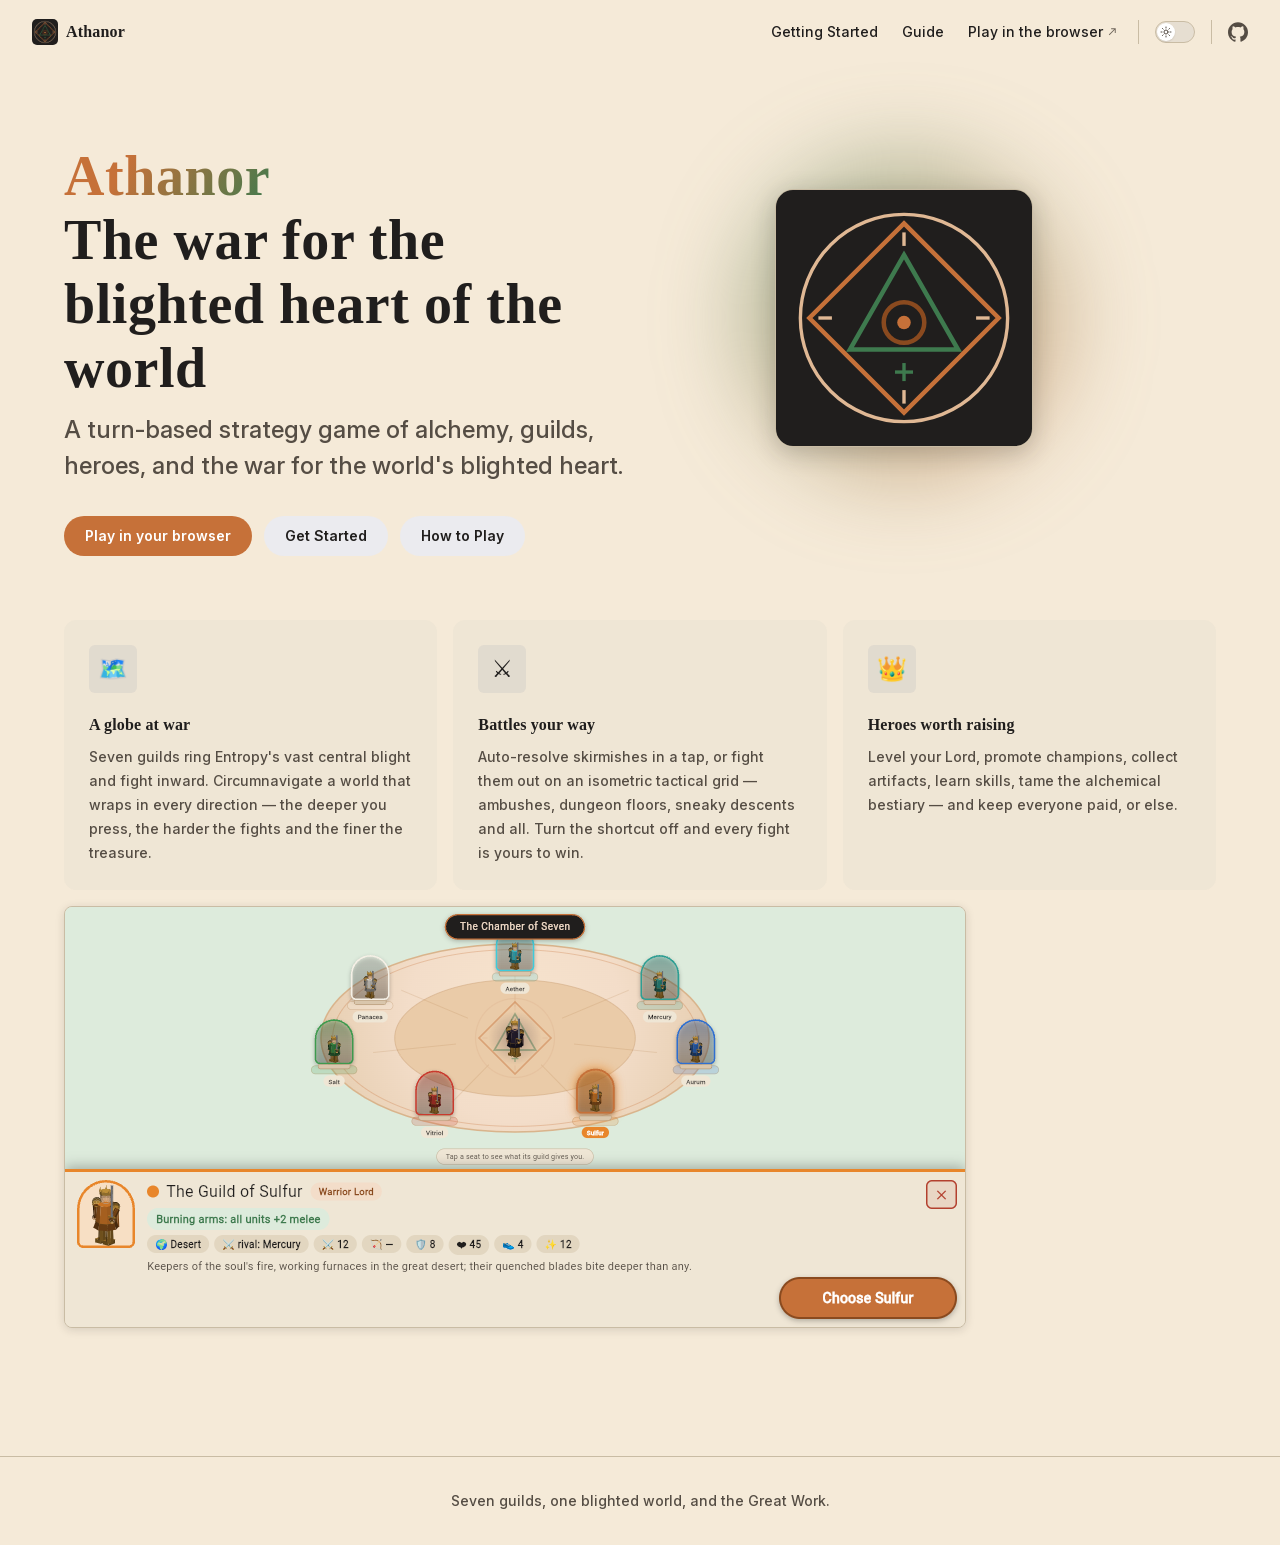
<file: index.html>
<!DOCTYPE html>
<html lang="en-US" dir="ltr">
  <head>
    <meta charset="utf-8">
    <meta name="viewport" content="width=device-width,initial-scale=1">
    <title>Athanor</title>
    <meta name="description" content="Player guide for Athanor — a turn-based strategy game of guilds, alchemy, and the war for the blighted heart of the world.">
    <meta name="generator" content="VitePress v1.6.4">
    <link rel="preload stylesheet" href="/assets/style.zMlmPisL.css" as="style">
    <link rel="preload stylesheet" href="/vp-icons.css" as="style">
    
    <script type="module" src="/assets/app.CS9KpoOZ.js"></script>
    <link rel="preload" href="/assets/inter-roman-latin.Di8DUHzh.woff2" as="font" type="font/woff2" crossorigin="">
    <link rel="modulepreload" href="/assets/chunks/theme.DB_bHx0f.js">
    <link rel="modulepreload" href="/assets/chunks/framework.CShDTZbC.js">
    <link rel="modulepreload" href="/assets/chunks/chamber.6JP8opx-.js">
    <link rel="modulepreload" href="/assets/index.md.JroTo_hh.lean.js">
    <link rel="icon" type="image/png" href="/favicon.png">
    <script id="check-dark-mode">(()=>{const e=localStorage.getItem("vitepress-theme-appearance")||"auto",a=window.matchMedia("(prefers-color-scheme: dark)").matches;(!e||e==="auto"?a:e==="dark")&&document.documentElement.classList.add("dark")})();</script>
    <script id="check-mac-os">document.documentElement.classList.toggle("mac",/Mac|iPhone|iPod|iPad/i.test(navigator.platform));</script>
  </head>
  <body>
    <div id="app"><div class="Layout" data-v-d8b57b2d><!--[--><!--]--><!--[--><span tabindex="-1" data-v-fcbfc0e0></span><a href="#VPContent" class="VPSkipLink visually-hidden" data-v-fcbfc0e0>Skip to content</a><!--]--><!----><header class="VPNav" data-v-d8b57b2d data-v-7ad780c2><div class="VPNavBar" data-v-7ad780c2 data-v-9fd4d1dd><div class="wrapper" data-v-9fd4d1dd><div class="container" data-v-9fd4d1dd><div class="title" data-v-9fd4d1dd><div class="VPNavBarTitle" data-v-9fd4d1dd data-v-9f43907a><a class="title" href="/" data-v-9f43907a><!--[--><!--]--><!--[--><img class="VPImage logo" src="/logo.png" alt data-v-ab19afbb><!--]--><span data-v-9f43907a>Athanor</span><!--[--><!--]--></a></div></div><div class="content" data-v-9fd4d1dd><div class="content-body" data-v-9fd4d1dd><!--[--><!--]--><div class="VPNavBarSearch search" data-v-9fd4d1dd><!----></div><nav aria-labelledby="main-nav-aria-label" class="VPNavBarMenu menu" data-v-9fd4d1dd data-v-afb2845e><span id="main-nav-aria-label" class="visually-hidden" data-v-afb2845e> Main Navigation </span><!--[--><!--[--><a class="VPLink link VPNavBarMenuLink" href="/getting-started.html" tabindex="0" data-v-afb2845e data-v-815115f5><!--[--><span data-v-815115f5>Getting Started</span><!--]--></a><!--]--><!--[--><a class="VPLink link VPNavBarMenuLink" href="/guide/world.html" tabindex="0" data-v-afb2845e data-v-815115f5><!--[--><span data-v-815115f5>Guide</span><!--]--></a><!--]--><!--[--><a class="VPLink link vp-external-link-icon VPNavBarMenuLink" href="https://play.athanor.games/" target="_blank" rel="noreferrer" tabindex="0" data-v-afb2845e data-v-815115f5><!--[--><span data-v-815115f5>Play in the browser</span><!--]--></a><!--]--><!--]--></nav><!----><div class="VPNavBarAppearance appearance" data-v-9fd4d1dd data-v-3f90c1a5><button class="VPSwitch VPSwitchAppearance" type="button" role="switch" title aria-checked="false" data-v-3f90c1a5 data-v-be9742d9 data-v-b4ccac88><span class="check" data-v-b4ccac88><span class="icon" data-v-b4ccac88><!--[--><span class="vpi-sun sun" data-v-be9742d9></span><span class="vpi-moon moon" data-v-be9742d9></span><!--]--></span></span></button></div><div class="VPSocialLinks VPNavBarSocialLinks social-links" data-v-9fd4d1dd data-v-ef6192dc data-v-e71e869c><!--[--><a class="VPSocialLink no-icon" href="https://github.com/Xander-Rudolph/athanor" aria-label="github" target="_blank" rel="noopener" data-v-e71e869c data-v-60a9a2d3><span class="vpi-social-github"></span></a><!--]--></div><div class="VPFlyout VPNavBarExtra extra" data-v-9fd4d1dd data-v-f953d92f data-v-bfe7971f><button type="button" class="button" aria-haspopup="true" aria-expanded="false" aria-label="extra navigation" data-v-bfe7971f><span class="vpi-more-horizontal icon" data-v-bfe7971f></span></button><div class="menu" data-v-bfe7971f><div class="VPMenu" data-v-bfe7971f data-v-20ed86d6><!----><!--[--><!--[--><!----><div class="group" data-v-f953d92f><div class="item appearance" data-v-f953d92f><p class="label" data-v-f953d92f>Appearance</p><div class="appearance-action" data-v-f953d92f><button class="VPSwitch VPSwitchAppearance" type="button" role="switch" title aria-checked="false" data-v-f953d92f data-v-be9742d9 data-v-b4ccac88><span class="check" data-v-b4ccac88><span class="icon" data-v-b4ccac88><!--[--><span class="vpi-sun sun" data-v-be9742d9></span><span class="vpi-moon moon" data-v-be9742d9></span><!--]--></span></span></button></div></div></div><div class="group" data-v-f953d92f><div class="item social-links" data-v-f953d92f><div class="VPSocialLinks social-links-list" data-v-f953d92f data-v-e71e869c><!--[--><a class="VPSocialLink no-icon" href="https://github.com/Xander-Rudolph/athanor" aria-label="github" target="_blank" rel="noopener" data-v-e71e869c data-v-60a9a2d3><span class="vpi-social-github"></span></a><!--]--></div></div></div><!--]--><!--]--></div></div></div><!--[--><!--]--><button type="button" class="VPNavBarHamburger hamburger" aria-label="mobile navigation" aria-expanded="false" aria-controls="VPNavScreen" data-v-9fd4d1dd data-v-6bee1efd><span class="container" data-v-6bee1efd><span class="top" data-v-6bee1efd></span><span class="middle" data-v-6bee1efd></span><span class="bottom" data-v-6bee1efd></span></span></button></div></div></div></div><div class="divider" data-v-9fd4d1dd><div class="divider-line" data-v-9fd4d1dd></div></div></div><!----></header><!----><!----><div class="VPContent is-home" id="VPContent" data-v-d8b57b2d data-v-9a6c75ad><div class="VPHome" data-v-9a6c75ad data-v-e07eaea7><!--[--><!--]--><div class="VPHero has-image VPHomeHero" data-v-e07eaea7 data-v-dd8814ff><div class="container" data-v-dd8814ff><div class="main" data-v-dd8814ff><!--[--><!--]--><!--[--><h1 class="heading" data-v-dd8814ff><span class="name clip" data-v-dd8814ff>Athanor</span><span class="text" data-v-dd8814ff>The war for the blighted heart of the world</span></h1><p class="tagline" data-v-dd8814ff>A turn-based strategy game of alchemy, guilds, heroes, and the war for the world's blighted heart.</p><!--]--><!--[--><!--]--><div class="actions" data-v-dd8814ff><!--[--><div class="action" data-v-dd8814ff><a class="VPButton medium brand" href="https://play.athanor.games/" target="_blank" rel="noreferrer" data-v-dd8814ff data-v-93dc4167>Play in your browser</a></div><div class="action" data-v-dd8814ff><a class="VPButton medium alt" href="/getting-started.html" data-v-dd8814ff data-v-93dc4167>Get Started</a></div><div class="action" data-v-dd8814ff><a class="VPButton medium alt" href="/guide/world.html" data-v-dd8814ff data-v-93dc4167>How to Play</a></div><!--]--></div><!--[--><!--]--></div><div class="image" data-v-dd8814ff><div class="image-container" data-v-dd8814ff><div class="image-bg" data-v-dd8814ff></div><!--[--><!--[--><img class="VPImage image-src" src="/logo.png" alt="The squared circle — Athanor&#39;s seal" data-v-ab19afbb><!--]--><!--]--></div></div></div></div><!--[--><!--]--><!--[--><!--]--><div class="VPFeatures VPHomeFeatures" data-v-e07eaea7 data-v-b1eea84a><div class="container" data-v-b1eea84a><div class="items" data-v-b1eea84a><!--[--><div class="grid-3 item" data-v-b1eea84a><div class="VPLink no-icon VPFeature" data-v-b1eea84a data-v-bd37d1a2><!--[--><article class="box" data-v-bd37d1a2><div class="icon" data-v-bd37d1a2>🗺️</div><h2 class="title" data-v-bd37d1a2>A globe at war</h2><p class="details" data-v-bd37d1a2>Seven guilds ring Entropy's vast central blight and fight inward. Circumnavigate a world that wraps in every direction — the deeper you press, the harder the fights and the finer the treasure.</p><!----></article><!--]--></div></div><div class="grid-3 item" data-v-b1eea84a><div class="VPLink no-icon VPFeature" data-v-b1eea84a data-v-bd37d1a2><!--[--><article class="box" data-v-bd37d1a2><div class="icon" data-v-bd37d1a2>⚔️</div><h2 class="title" data-v-bd37d1a2>Battles your way</h2><p class="details" data-v-bd37d1a2>Auto-resolve skirmishes in a tap, or fight them out on an isometric tactical grid — ambushes, dungeon floors, sneaky descents and all. Turn the shortcut off and every fight is yours to win.</p><!----></article><!--]--></div></div><div class="grid-3 item" data-v-b1eea84a><div class="VPLink no-icon VPFeature" data-v-b1eea84a data-v-bd37d1a2><!--[--><article class="box" data-v-bd37d1a2><div class="icon" data-v-bd37d1a2>👑</div><h2 class="title" data-v-bd37d1a2>Heroes worth raising</h2><p class="details" data-v-bd37d1a2>Level your Lord, promote champions, collect artifacts, learn skills, tame the alchemical bestiary — and keep everyone paid, or else.</p><!----></article><!--]--></div></div><!--]--></div></div></div><!--[--><!--]--><div class="vp-doc container" style="" data-v-e07eaea7 data-v-c141a4bd><!--[--><div style="position:relative;" data-v-e07eaea7><div><p><img src="/screens/chamber.png" alt="The chamber of eight guilds"></p></div></div><!--]--></div></div></div><footer class="VPFooter" data-v-d8b57b2d data-v-566314d4><div class="container" data-v-566314d4><p class="message" data-v-566314d4>Seven guilds, one blighted world, and the Great Work.</p><!----></div></footer><!--[--><!--]--></div></div>
    <script>window.__VP_HASH_MAP__=JSON.parse("{\"getting-started.md\":\"BIBrC58D\",\"guide_artifacts.md\":\"D2sXM8uT\",\"guide_bestiary.md\":\"BWFZptFt\",\"guide_cities.md\":\"8rqQKAmU\",\"guide_combat.md\":\"CKlGulzK\",\"guide_diplomacy.md\":\"B-I2Ewkw\",\"guide_heroes.md\":\"p76jD3Uj\",\"guide_saving.md\":\"uKARSjEd\",\"guide_settings.md\":\"CPcANh4O\",\"guide_skills.md\":\"CmdkVqu4\",\"guide_world.md\":\"DTzR8hFW\",\"index.md\":\"JroTo_hh\"}");window.__VP_SITE_DATA__=JSON.parse("{\"lang\":\"en-US\",\"dir\":\"ltr\",\"title\":\"Athanor\",\"description\":\"Player guide for Athanor — a turn-based strategy game of guilds, alchemy, and the war for the blighted heart of the world.\",\"base\":\"/\",\"head\":[],\"router\":{\"prefetchLinks\":true},\"appearance\":true,\"themeConfig\":{\"logo\":\"/logo.png\",\"nav\":[{\"text\":\"Getting Started\",\"link\":\"/getting-started\"},{\"text\":\"Guide\",\"link\":\"/guide/world\"},{\"text\":\"Play in the browser\",\"link\":\"https://play.athanor.games/\"}],\"sidebar\":[{\"text\":\"Getting Started\",\"link\":\"/getting-started\"},{\"text\":\"Playing the Game\",\"items\":[{\"text\":\"The World Map\",\"link\":\"/guide/world\"},{\"text\":\"Heroes & Parties\",\"link\":\"/guide/heroes\"},{\"text\":\"Skills & Research\",\"link\":\"/guide/skills\"},{\"text\":\"Arms & Artifacts\",\"link\":\"/guide/artifacts\"},{\"text\":\"Cities & Holdings\",\"link\":\"/guide/cities\"},{\"text\":\"Battles & Dungeons\",\"link\":\"/guide/combat\"},{\"text\":\"The Bestiary\",\"link\":\"/guide/bestiary\"},{\"text\":\"Diplomacy & Trade\",\"link\":\"/guide/diplomacy\"},{\"text\":\"Saving Your Campaign\",\"link\":\"/guide/saving\"},{\"text\":\"Settings & Unlocks\",\"link\":\"/guide/settings\"}]}],\"socialLinks\":[{\"icon\":\"github\",\"link\":\"https://github.com/Xander-Rudolph/athanor\"}],\"footer\":{\"message\":\"Seven guilds, one blighted world, and the Great Work.\"}},\"locales\":{},\"scrollOffset\":134,\"cleanUrls\":false}");</script>
    
  </body>
</html>
</file>
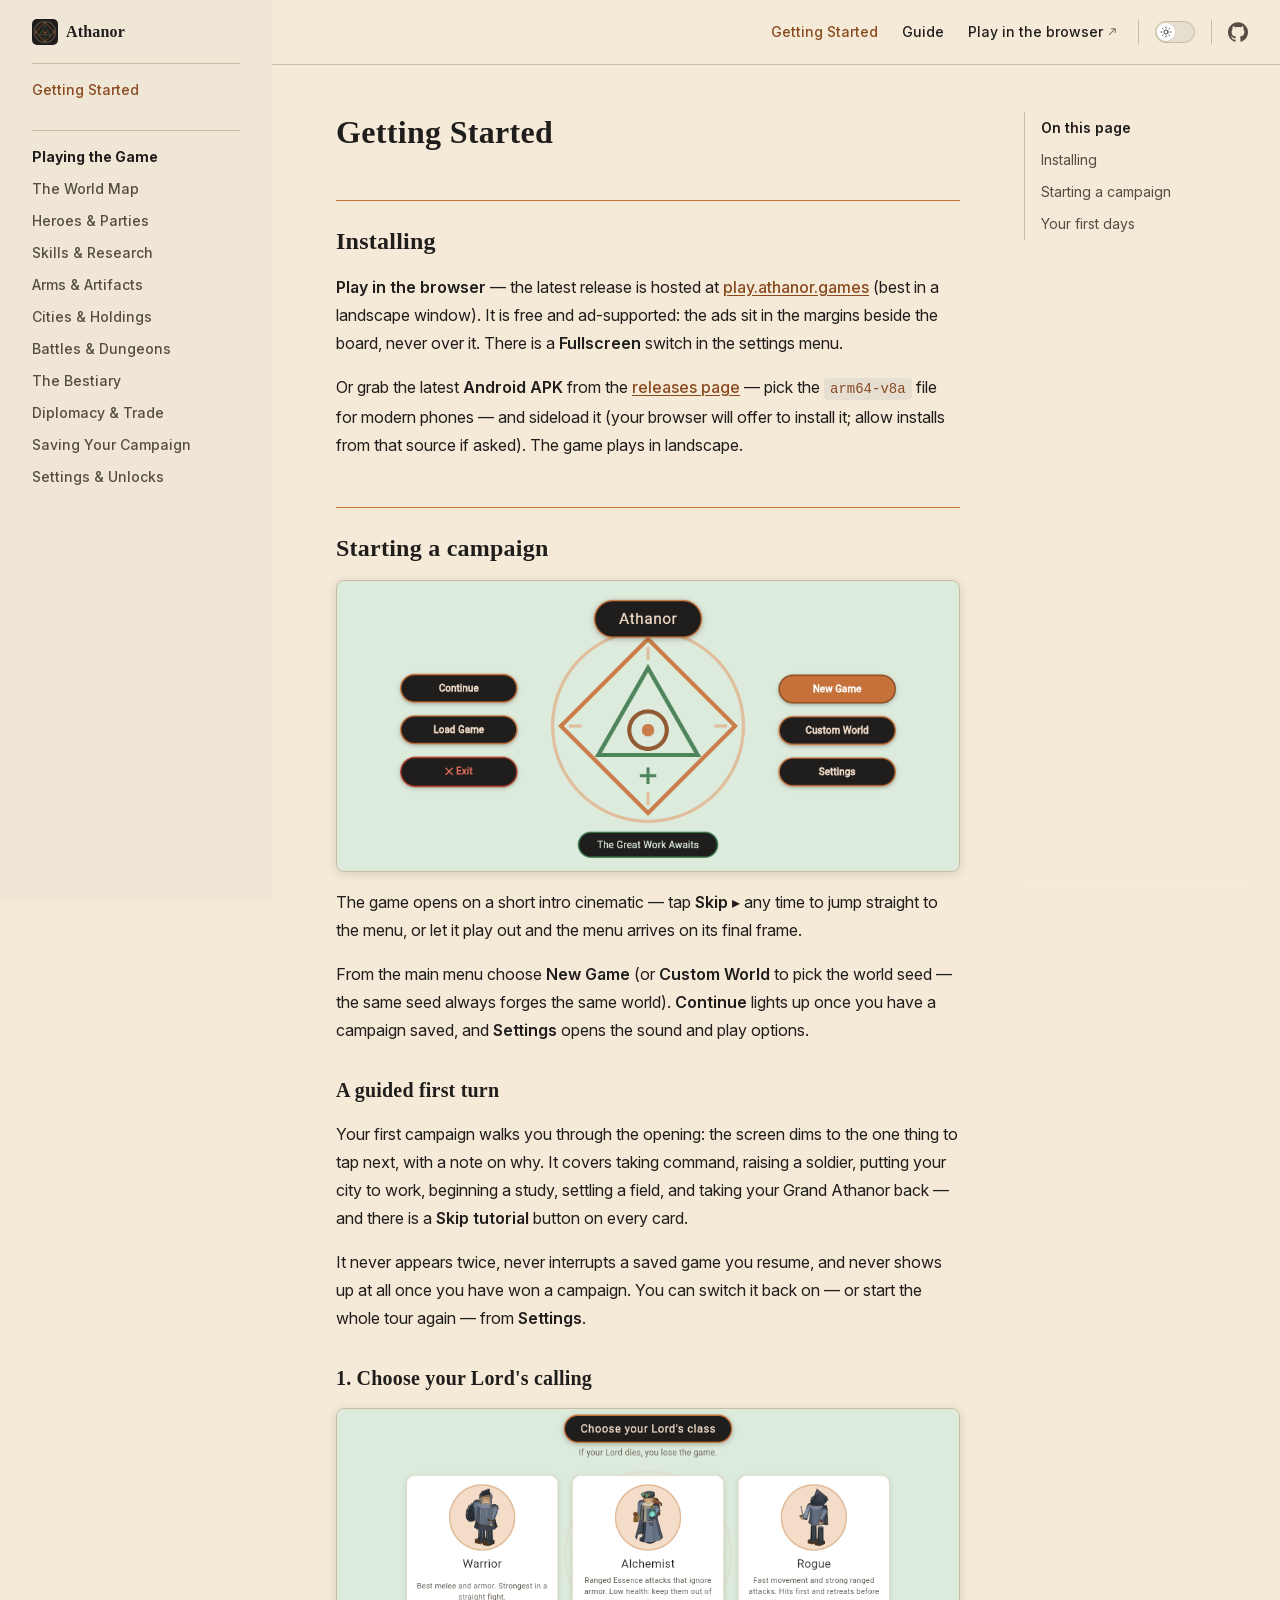
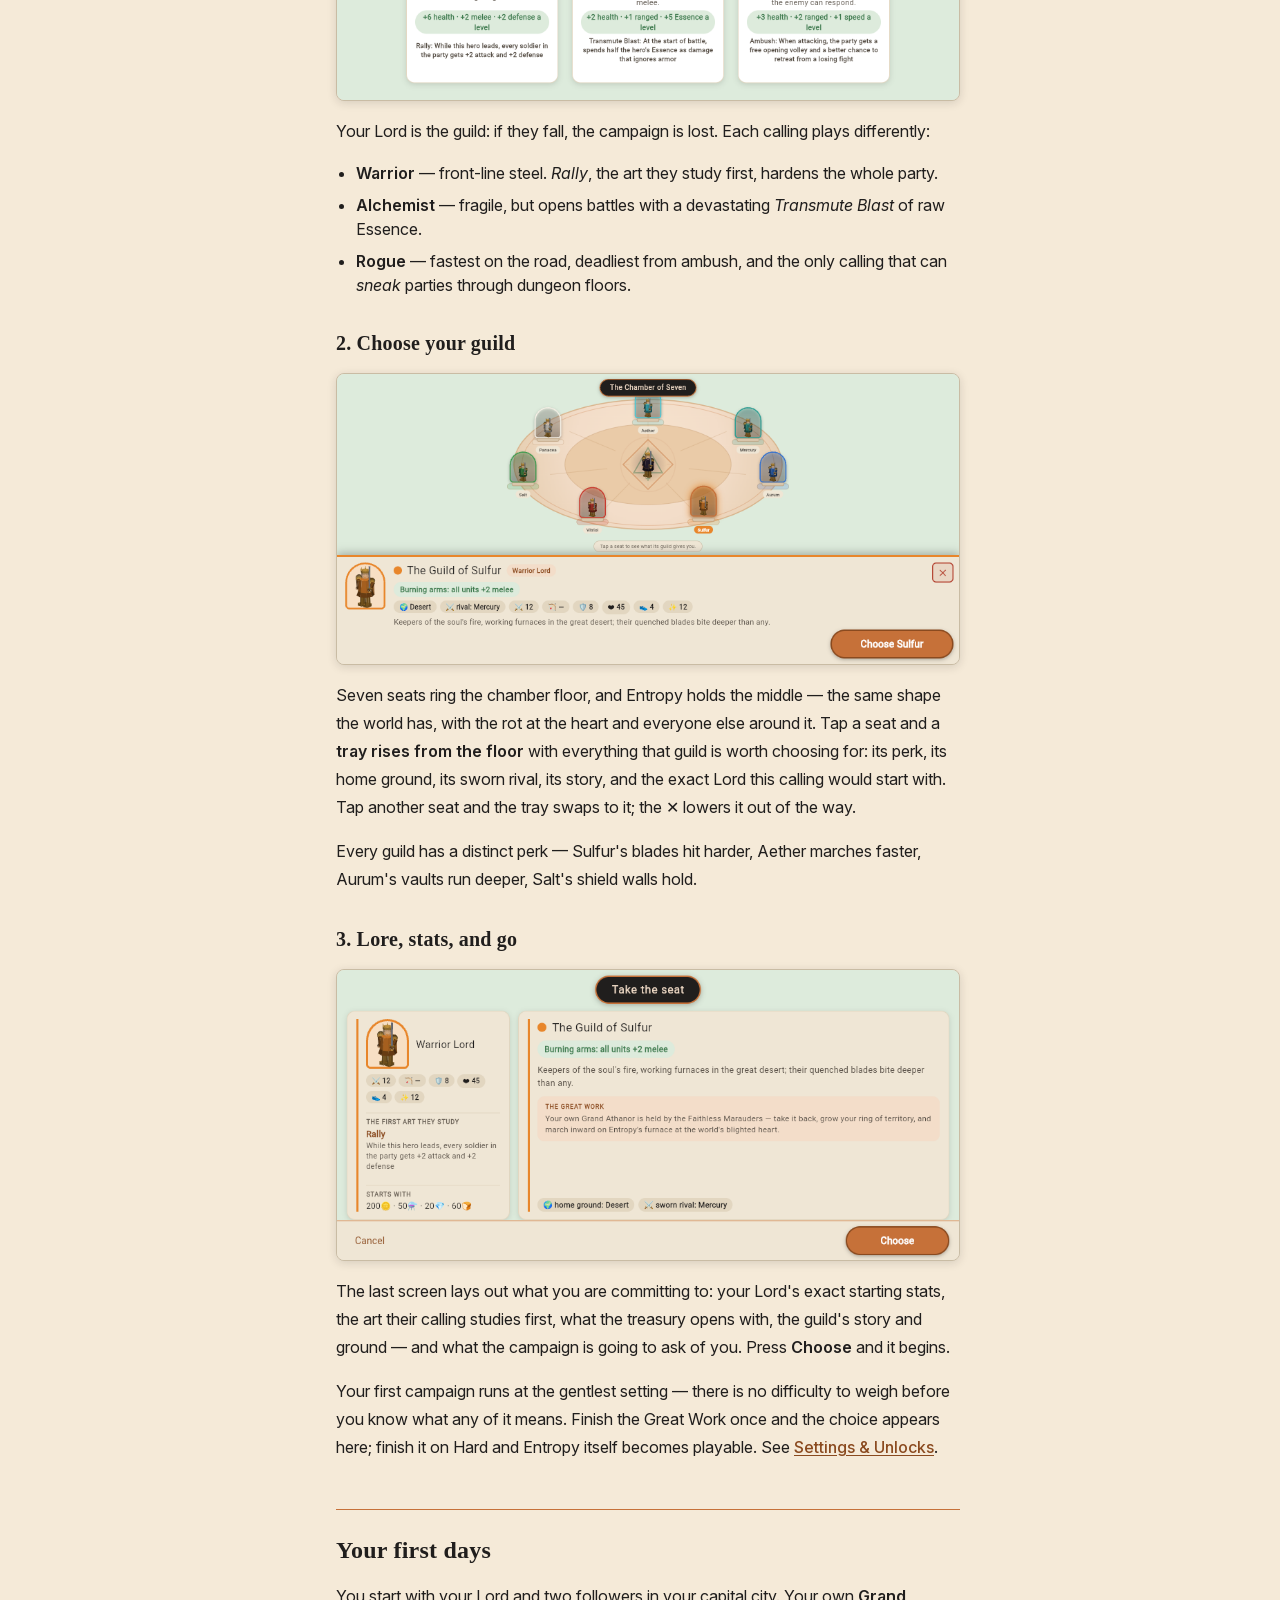
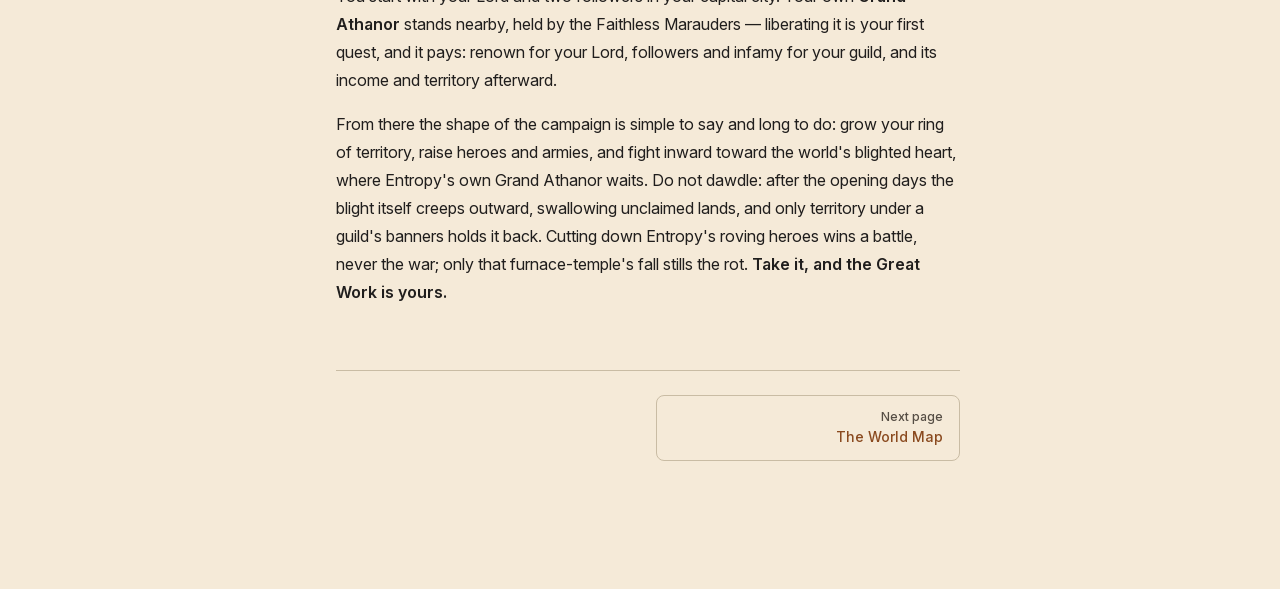
<file: getting-started.html>
<!DOCTYPE html>
<html lang="en-US" dir="ltr">
  <head>
    <meta charset="utf-8">
    <meta name="viewport" content="width=device-width,initial-scale=1">
    <title>Getting Started | Athanor</title>
    <meta name="description" content="Player guide for Athanor — a turn-based strategy game of guilds, alchemy, and the war for the blighted heart of the world.">
    <meta name="generator" content="VitePress v1.6.4">
    <link rel="preload stylesheet" href="/assets/style.zMlmPisL.css" as="style">
    <link rel="preload stylesheet" href="/vp-icons.css" as="style">
    
    <script type="module" src="/assets/app.CS9KpoOZ.js"></script>
    <link rel="preload" href="/assets/inter-roman-latin.Di8DUHzh.woff2" as="font" type="font/woff2" crossorigin="">
    <link rel="modulepreload" href="/assets/chunks/theme.DB_bHx0f.js">
    <link rel="modulepreload" href="/assets/chunks/framework.CShDTZbC.js">
    <link rel="modulepreload" href="/assets/chunks/chamber.6JP8opx-.js">
    <link rel="modulepreload" href="/assets/getting-started.md.BIBrC58D.lean.js">
    <link rel="icon" type="image/png" href="/favicon.png">
    <script id="check-dark-mode">(()=>{const e=localStorage.getItem("vitepress-theme-appearance")||"auto",a=window.matchMedia("(prefers-color-scheme: dark)").matches;(!e||e==="auto"?a:e==="dark")&&document.documentElement.classList.add("dark")})();</script>
    <script id="check-mac-os">document.documentElement.classList.toggle("mac",/Mac|iPhone|iPod|iPad/i.test(navigator.platform));</script>
  </head>
  <body>
    <div id="app"><div class="Layout" data-v-d8b57b2d><!--[--><!--]--><!--[--><span tabindex="-1" data-v-fcbfc0e0></span><a href="#VPContent" class="VPSkipLink visually-hidden" data-v-fcbfc0e0>Skip to content</a><!--]--><!----><header class="VPNav" data-v-d8b57b2d data-v-7ad780c2><div class="VPNavBar" data-v-7ad780c2 data-v-9fd4d1dd><div class="wrapper" data-v-9fd4d1dd><div class="container" data-v-9fd4d1dd><div class="title" data-v-9fd4d1dd><div class="VPNavBarTitle has-sidebar" data-v-9fd4d1dd data-v-9f43907a><a class="title" href="/" data-v-9f43907a><!--[--><!--]--><!--[--><img class="VPImage logo" src="/logo.png" alt data-v-ab19afbb><!--]--><span data-v-9f43907a>Athanor</span><!--[--><!--]--></a></div></div><div class="content" data-v-9fd4d1dd><div class="content-body" data-v-9fd4d1dd><!--[--><!--]--><div class="VPNavBarSearch search" data-v-9fd4d1dd><!----></div><nav aria-labelledby="main-nav-aria-label" class="VPNavBarMenu menu" data-v-9fd4d1dd data-v-afb2845e><span id="main-nav-aria-label" class="visually-hidden" data-v-afb2845e> Main Navigation </span><!--[--><!--[--><a class="VPLink link VPNavBarMenuLink active" href="/getting-started.html" tabindex="0" data-v-afb2845e data-v-815115f5><!--[--><span data-v-815115f5>Getting Started</span><!--]--></a><!--]--><!--[--><a class="VPLink link VPNavBarMenuLink" href="/guide/world.html" tabindex="0" data-v-afb2845e data-v-815115f5><!--[--><span data-v-815115f5>Guide</span><!--]--></a><!--]--><!--[--><a class="VPLink link vp-external-link-icon VPNavBarMenuLink" href="https://play.athanor.games/" target="_blank" rel="noreferrer" tabindex="0" data-v-afb2845e data-v-815115f5><!--[--><span data-v-815115f5>Play in the browser</span><!--]--></a><!--]--><!--]--></nav><!----><div class="VPNavBarAppearance appearance" data-v-9fd4d1dd data-v-3f90c1a5><button class="VPSwitch VPSwitchAppearance" type="button" role="switch" title aria-checked="false" data-v-3f90c1a5 data-v-be9742d9 data-v-b4ccac88><span class="check" data-v-b4ccac88><span class="icon" data-v-b4ccac88><!--[--><span class="vpi-sun sun" data-v-be9742d9></span><span class="vpi-moon moon" data-v-be9742d9></span><!--]--></span></span></button></div><div class="VPSocialLinks VPNavBarSocialLinks social-links" data-v-9fd4d1dd data-v-ef6192dc data-v-e71e869c><!--[--><a class="VPSocialLink no-icon" href="https://github.com/Xander-Rudolph/athanor" aria-label="github" target="_blank" rel="noopener" data-v-e71e869c data-v-60a9a2d3><span class="vpi-social-github"></span></a><!--]--></div><div class="VPFlyout VPNavBarExtra extra" data-v-9fd4d1dd data-v-f953d92f data-v-bfe7971f><button type="button" class="button" aria-haspopup="true" aria-expanded="false" aria-label="extra navigation" data-v-bfe7971f><span class="vpi-more-horizontal icon" data-v-bfe7971f></span></button><div class="menu" data-v-bfe7971f><div class="VPMenu" data-v-bfe7971f data-v-20ed86d6><!----><!--[--><!--[--><!----><div class="group" data-v-f953d92f><div class="item appearance" data-v-f953d92f><p class="label" data-v-f953d92f>Appearance</p><div class="appearance-action" data-v-f953d92f><button class="VPSwitch VPSwitchAppearance" type="button" role="switch" title aria-checked="false" data-v-f953d92f data-v-be9742d9 data-v-b4ccac88><span class="check" data-v-b4ccac88><span class="icon" data-v-b4ccac88><!--[--><span class="vpi-sun sun" data-v-be9742d9></span><span class="vpi-moon moon" data-v-be9742d9></span><!--]--></span></span></button></div></div></div><div class="group" data-v-f953d92f><div class="item social-links" data-v-f953d92f><div class="VPSocialLinks social-links-list" data-v-f953d92f data-v-e71e869c><!--[--><a class="VPSocialLink no-icon" href="https://github.com/Xander-Rudolph/athanor" aria-label="github" target="_blank" rel="noopener" data-v-e71e869c data-v-60a9a2d3><span class="vpi-social-github"></span></a><!--]--></div></div></div><!--]--><!--]--></div></div></div><!--[--><!--]--><button type="button" class="VPNavBarHamburger hamburger" aria-label="mobile navigation" aria-expanded="false" aria-controls="VPNavScreen" data-v-9fd4d1dd data-v-6bee1efd><span class="container" data-v-6bee1efd><span class="top" data-v-6bee1efd></span><span class="middle" data-v-6bee1efd></span><span class="bottom" data-v-6bee1efd></span></span></button></div></div></div></div><div class="divider" data-v-9fd4d1dd><div class="divider-line" data-v-9fd4d1dd></div></div></div><!----></header><div class="VPLocalNav has-sidebar empty" data-v-d8b57b2d data-v-2488c25a><div class="container" data-v-2488c25a><button class="menu" aria-expanded="false" aria-controls="VPSidebarNav" data-v-2488c25a><span class="vpi-align-left menu-icon" data-v-2488c25a></span><span class="menu-text" data-v-2488c25a>Menu</span></button><div class="VPLocalNavOutlineDropdown" style="--vp-vh:0px;" data-v-2488c25a data-v-6b867909><button data-v-6b867909>Return to top</button><!----></div></div></div><aside class="VPSidebar" data-v-d8b57b2d data-v-42c4c606><div class="curtain" data-v-42c4c606></div><nav class="nav" id="VPSidebarNav" aria-labelledby="sidebar-aria-label" tabindex="-1" data-v-42c4c606><span class="visually-hidden" id="sidebar-aria-label" data-v-42c4c606> Sidebar Navigation </span><!--[--><!--]--><!--[--><div class="no-transition group" data-v-51288d80><section class="VPSidebarItem level-0 has-active" data-v-51288d80 data-v-0009425e><!----><div class="items" data-v-0009425e><!--[--><div class="VPSidebarItem level-1 is-link" data-v-0009425e><div class="item" data-v-0009425e><div class="indicator" data-v-0009425e></div><a class="VPLink link link" href="/getting-started.html" data-v-0009425e><!--[--><p class="text" data-v-0009425e>Getting Started</p><!--]--></a><!----></div><!----></div><!--]--></div></section></div><div class="no-transition group" data-v-51288d80><section class="VPSidebarItem level-0" data-v-51288d80 data-v-0009425e><div class="item" role="button" tabindex="0" data-v-0009425e><div class="indicator" data-v-0009425e></div><h2 class="text" data-v-0009425e>Playing the Game</h2><!----></div><div class="items" data-v-0009425e><!--[--><div class="VPSidebarItem level-1 is-link" data-v-0009425e><div class="item" data-v-0009425e><div class="indicator" data-v-0009425e></div><a class="VPLink link link" href="/guide/world.html" data-v-0009425e><!--[--><p class="text" data-v-0009425e>The World Map</p><!--]--></a><!----></div><!----></div><div class="VPSidebarItem level-1 is-link" data-v-0009425e><div class="item" data-v-0009425e><div class="indicator" data-v-0009425e></div><a class="VPLink link link" href="/guide/heroes.html" data-v-0009425e><!--[--><p class="text" data-v-0009425e>Heroes & Parties</p><!--]--></a><!----></div><!----></div><div class="VPSidebarItem level-1 is-link" data-v-0009425e><div class="item" data-v-0009425e><div class="indicator" data-v-0009425e></div><a class="VPLink link link" href="/guide/skills.html" data-v-0009425e><!--[--><p class="text" data-v-0009425e>Skills & Research</p><!--]--></a><!----></div><!----></div><div class="VPSidebarItem level-1 is-link" data-v-0009425e><div class="item" data-v-0009425e><div class="indicator" data-v-0009425e></div><a class="VPLink link link" href="/guide/artifacts.html" data-v-0009425e><!--[--><p class="text" data-v-0009425e>Arms & Artifacts</p><!--]--></a><!----></div><!----></div><div class="VPSidebarItem level-1 is-link" data-v-0009425e><div class="item" data-v-0009425e><div class="indicator" data-v-0009425e></div><a class="VPLink link link" href="/guide/cities.html" data-v-0009425e><!--[--><p class="text" data-v-0009425e>Cities & Holdings</p><!--]--></a><!----></div><!----></div><div class="VPSidebarItem level-1 is-link" data-v-0009425e><div class="item" data-v-0009425e><div class="indicator" data-v-0009425e></div><a class="VPLink link link" href="/guide/combat.html" data-v-0009425e><!--[--><p class="text" data-v-0009425e>Battles & Dungeons</p><!--]--></a><!----></div><!----></div><div class="VPSidebarItem level-1 is-link" data-v-0009425e><div class="item" data-v-0009425e><div class="indicator" data-v-0009425e></div><a class="VPLink link link" href="/guide/bestiary.html" data-v-0009425e><!--[--><p class="text" data-v-0009425e>The Bestiary</p><!--]--></a><!----></div><!----></div><div class="VPSidebarItem level-1 is-link" data-v-0009425e><div class="item" data-v-0009425e><div class="indicator" data-v-0009425e></div><a class="VPLink link link" href="/guide/diplomacy.html" data-v-0009425e><!--[--><p class="text" data-v-0009425e>Diplomacy & Trade</p><!--]--></a><!----></div><!----></div><div class="VPSidebarItem level-1 is-link" data-v-0009425e><div class="item" data-v-0009425e><div class="indicator" data-v-0009425e></div><a class="VPLink link link" href="/guide/saving.html" data-v-0009425e><!--[--><p class="text" data-v-0009425e>Saving Your Campaign</p><!--]--></a><!----></div><!----></div><div class="VPSidebarItem level-1 is-link" data-v-0009425e><div class="item" data-v-0009425e><div class="indicator" data-v-0009425e></div><a class="VPLink link link" href="/guide/settings.html" data-v-0009425e><!--[--><p class="text" data-v-0009425e>Settings & Unlocks</p><!--]--></a><!----></div><!----></div><!--]--></div></section></div><!--]--><!--[--><!--]--></nav></aside><div class="VPContent has-sidebar" id="VPContent" data-v-d8b57b2d data-v-9a6c75ad><div class="VPDoc has-sidebar has-aside" data-v-9a6c75ad data-v-e6f2a212><!--[--><!--]--><div class="container" data-v-e6f2a212><div class="aside" data-v-e6f2a212><div class="aside-curtain" data-v-e6f2a212></div><div class="aside-container" data-v-e6f2a212><div class="aside-content" data-v-e6f2a212><div class="VPDocAside" data-v-e6f2a212 data-v-cb998dce><!--[--><!--]--><!--[--><!--]--><nav aria-labelledby="doc-outline-aria-label" class="VPDocAsideOutline" data-v-cb998dce data-v-f610f197><div class="content" data-v-f610f197><div class="outline-marker" data-v-f610f197></div><div aria-level="2" class="outline-title" id="doc-outline-aria-label" role="heading" data-v-f610f197>On this page</div><ul class="VPDocOutlineItem root" data-v-f610f197 data-v-53c99d69><!--[--><!--]--></ul></div></nav><!--[--><!--]--><div class="spacer" data-v-cb998dce></div><!--[--><!--]--><!----><!--[--><!--]--><!--[--><!--]--></div></div></div></div><div class="content" data-v-e6f2a212><div class="content-container" data-v-e6f2a212><!--[--><!--]--><main class="main" data-v-e6f2a212><div style="position:relative;" class="vp-doc _getting-started" data-v-e6f2a212><div><h1 id="getting-started" tabindex="-1">Getting Started <a class="header-anchor" href="#getting-started" aria-label="Permalink to &quot;Getting Started&quot;">​</a></h1><h2 id="installing" tabindex="-1">Installing <a class="header-anchor" href="#installing" aria-label="Permalink to &quot;Installing&quot;">​</a></h2><p><strong>Play in the browser</strong> — the latest release is hosted at <a href="https://play.athanor.games/" target="_blank" rel="noreferrer">play.athanor.games</a> (best in a landscape window). It is free and ad-supported: the ads sit in the margins beside the board, never over it. There is a <strong>Fullscreen</strong> switch in the settings menu.</p><p>Or grab the latest <strong>Android APK</strong> from the <a href="https://github.com/AthanorGames/athanor/releases" target="_blank" rel="noreferrer">releases page</a> — pick the <code>arm64-v8a</code> file for modern phones — and sideload it (your browser will offer to install it; allow installs from that source if asked). The game plays in landscape.</p><h2 id="starting-a-campaign" tabindex="-1">Starting a campaign <a class="header-anchor" href="#starting-a-campaign" aria-label="Permalink to &quot;Starting a campaign&quot;">​</a></h2><p><img src="/screens/main-menu.png" alt="Main menu"></p><p>The game opens on a short intro cinematic — tap <strong>Skip ▸</strong> any time to jump straight to the menu, or let it play out and the menu arrives on its final frame.</p><p>From the main menu choose <strong>New Game</strong> (or <strong>Custom World</strong> to pick the world seed — the same seed always forges the same world). <strong>Continue</strong> lights up once you have a campaign saved, and <strong>Settings</strong> opens the sound and play options.</p><h3 id="a-guided-first-turn" tabindex="-1">A guided first turn <a class="header-anchor" href="#a-guided-first-turn" aria-label="Permalink to &quot;A guided first turn&quot;">​</a></h3><p>Your first campaign walks you through the opening: the screen dims to the one thing to tap next, with a note on why. It covers taking command, raising a soldier, putting your city to work, beginning a study, settling a field, and taking your Grand Athanor back — and there is a <strong>Skip tutorial</strong> button on every card.</p><p>It never appears twice, never interrupts a saved game you resume, and never shows up at all once you have won a campaign. You can switch it back on — or start the whole tour again — from <strong>Settings</strong>.</p><h3 id="_1-choose-your-lord-s-calling" tabindex="-1">1. Choose your Lord&#39;s calling <a class="header-anchor" href="#_1-choose-your-lord-s-calling" aria-label="Permalink to &quot;1. Choose your Lord&#39;s calling&quot;">​</a></h3><p><img src="/screens/class-pick.png" alt="Choosing a class"></p><p>Your Lord is the guild: if they fall, the campaign is lost. Each calling plays differently:</p><ul><li><strong>Warrior</strong> — front-line steel. <em>Rally</em>, the art they study first, hardens the whole party.</li><li><strong>Alchemist</strong> — fragile, but opens battles with a devastating <em>Transmute Blast</em> of raw Essence.</li><li><strong>Rogue</strong> — fastest on the road, deadliest from ambush, and the only calling that can <em>sneak</em> parties through dungeon floors.</li></ul><h3 id="_2-choose-your-guild" tabindex="-1">2. Choose your guild <a class="header-anchor" href="#_2-choose-your-guild" aria-label="Permalink to &quot;2. Choose your guild&quot;">​</a></h3><p><img src="/screens/chamber.png" alt="The chamber of eight"></p><p>Seven seats ring the chamber floor, and Entropy holds the middle — the same shape the world has, with the rot at the heart and everyone else around it. Tap a seat and a <strong>tray rises from the floor</strong> with everything that guild is worth choosing for: its perk, its home ground, its sworn rival, its story, and the exact Lord this calling would start with. Tap another seat and the tray swaps to it; the ✕ lowers it out of the way.</p><p>Every guild has a distinct perk — Sulfur&#39;s blades hit harder, Aether marches faster, Aurum&#39;s vaults run deeper, Salt&#39;s shield walls hold.</p><h3 id="_3-lore-stats-and-go" tabindex="-1">3. Lore, stats, and go <a class="header-anchor" href="#_3-lore-stats-and-go" aria-label="Permalink to &quot;3. Lore, stats, and go&quot;">​</a></h3><p><img src="/screens/guild-confirm.png" alt="Confirming your guild"></p><p>The last screen lays out what you are committing to: your Lord&#39;s exact starting stats, the art their calling studies first, what the treasury opens with, the guild&#39;s story and ground — and what the campaign is going to ask of you. Press <strong>Choose</strong> and it begins.</p><p>Your first campaign runs at the gentlest setting — there is no difficulty to weigh before you know what any of it means. Finish the Great Work once and the choice appears here; finish it on Hard and Entropy itself becomes playable. See <a href="/guide/settings.html">Settings &amp; Unlocks</a>.</p><h2 id="your-first-days" tabindex="-1">Your first days <a class="header-anchor" href="#your-first-days" aria-label="Permalink to &quot;Your first days&quot;">​</a></h2><p>You start with your Lord and two followers in your capital city. Your own <strong>Grand Athanor</strong> stands nearby, held by the Faithless Marauders — liberating it is your first quest, and it pays: renown for your Lord, followers and infamy for your guild, and its income and territory afterward.</p><p>From there the shape of the campaign is simple to say and long to do: grow your ring of territory, raise heroes and armies, and fight inward toward the world&#39;s blighted heart, where Entropy&#39;s own Grand Athanor waits. Do not dawdle: after the opening days the blight itself creeps outward, swallowing unclaimed lands, and only territory under a guild&#39;s banners holds it back. Cutting down Entropy&#39;s roving heroes wins a battle, never the war; only that furnace-temple&#39;s fall stills the rot. <strong>Take it, and the Great Work is yours.</strong></p></div></div></main><footer class="VPDocFooter" data-v-e6f2a212 data-v-1bcd8184><!--[--><!--]--><!----><nav class="prev-next" aria-labelledby="doc-footer-aria-label" data-v-1bcd8184><span class="visually-hidden" id="doc-footer-aria-label" data-v-1bcd8184>Pager</span><div class="pager" data-v-1bcd8184><!----></div><div class="pager" data-v-1bcd8184><a class="VPLink link pager-link next" href="/guide/world.html" data-v-1bcd8184><!--[--><span class="desc" data-v-1bcd8184>Next page</span><span class="title" data-v-1bcd8184>The World Map</span><!--]--></a></div></nav></footer><!--[--><!--]--></div></div></div><!--[--><!--]--></div></div><footer class="VPFooter has-sidebar" data-v-d8b57b2d data-v-566314d4><div class="container" data-v-566314d4><p class="message" data-v-566314d4>Seven guilds, one blighted world, and the Great Work.</p><!----></div></footer><!--[--><!--]--></div></div>
    <script>window.__VP_HASH_MAP__=JSON.parse("{\"getting-started.md\":\"BIBrC58D\",\"guide_artifacts.md\":\"D2sXM8uT\",\"guide_bestiary.md\":\"BWFZptFt\",\"guide_cities.md\":\"8rqQKAmU\",\"guide_combat.md\":\"CKlGulzK\",\"guide_diplomacy.md\":\"B-I2Ewkw\",\"guide_heroes.md\":\"p76jD3Uj\",\"guide_saving.md\":\"uKARSjEd\",\"guide_settings.md\":\"CPcANh4O\",\"guide_skills.md\":\"CmdkVqu4\",\"guide_world.md\":\"DTzR8hFW\",\"index.md\":\"JroTo_hh\"}");window.__VP_SITE_DATA__=JSON.parse("{\"lang\":\"en-US\",\"dir\":\"ltr\",\"title\":\"Athanor\",\"description\":\"Player guide for Athanor — a turn-based strategy game of guilds, alchemy, and the war for the blighted heart of the world.\",\"base\":\"/\",\"head\":[],\"router\":{\"prefetchLinks\":true},\"appearance\":true,\"themeConfig\":{\"logo\":\"/logo.png\",\"nav\":[{\"text\":\"Getting Started\",\"link\":\"/getting-started\"},{\"text\":\"Guide\",\"link\":\"/guide/world\"},{\"text\":\"Play in the browser\",\"link\":\"https://play.athanor.games/\"}],\"sidebar\":[{\"text\":\"Getting Started\",\"link\":\"/getting-started\"},{\"text\":\"Playing the Game\",\"items\":[{\"text\":\"The World Map\",\"link\":\"/guide/world\"},{\"text\":\"Heroes & Parties\",\"link\":\"/guide/heroes\"},{\"text\":\"Skills & Research\",\"link\":\"/guide/skills\"},{\"text\":\"Arms & Artifacts\",\"link\":\"/guide/artifacts\"},{\"text\":\"Cities & Holdings\",\"link\":\"/guide/cities\"},{\"text\":\"Battles & Dungeons\",\"link\":\"/guide/combat\"},{\"text\":\"The Bestiary\",\"link\":\"/guide/bestiary\"},{\"text\":\"Diplomacy & Trade\",\"link\":\"/guide/diplomacy\"},{\"text\":\"Saving Your Campaign\",\"link\":\"/guide/saving\"},{\"text\":\"Settings & Unlocks\",\"link\":\"/guide/settings\"}]}],\"socialLinks\":[{\"icon\":\"github\",\"link\":\"https://github.com/Xander-Rudolph/athanor\"}],\"footer\":{\"message\":\"Seven guilds, one blighted world, and the Great Work.\"}},\"locales\":{},\"scrollOffset\":134,\"cleanUrls\":false}");</script>
    
  </body>
</html>
</file>
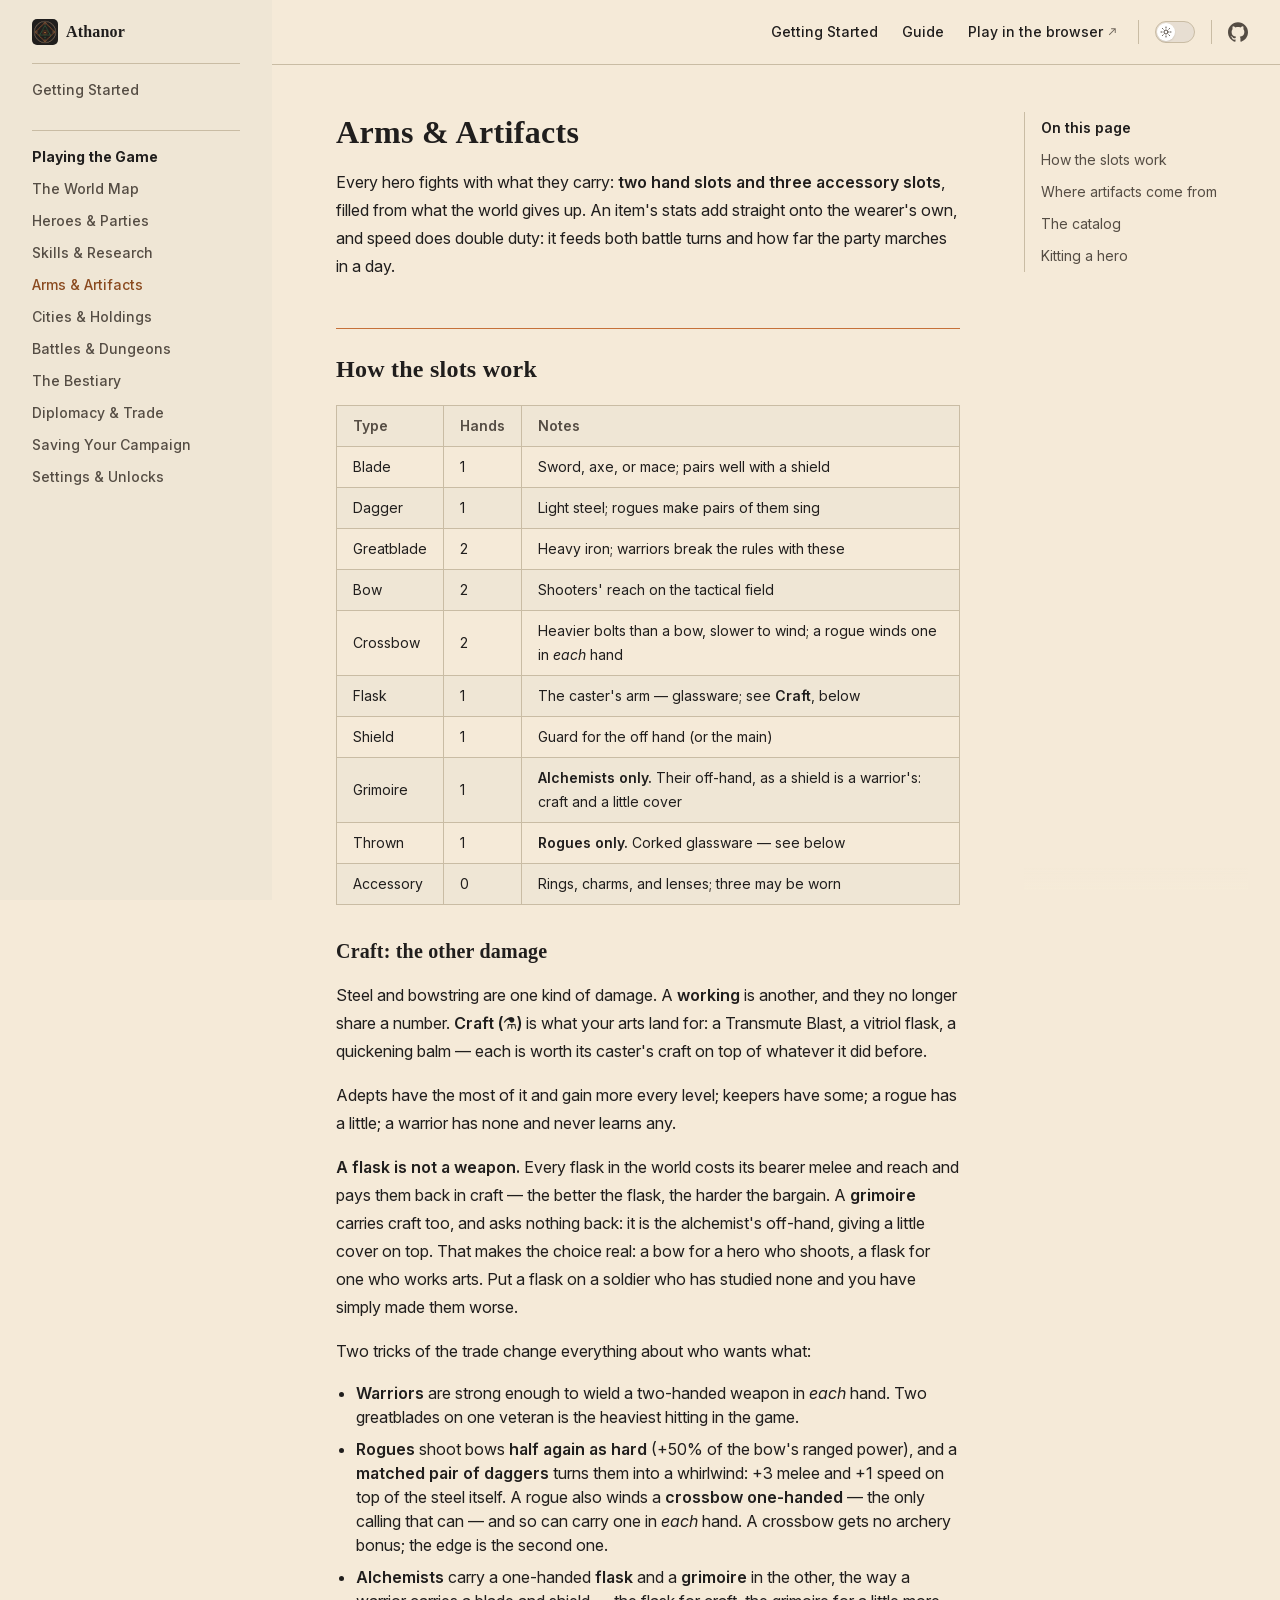
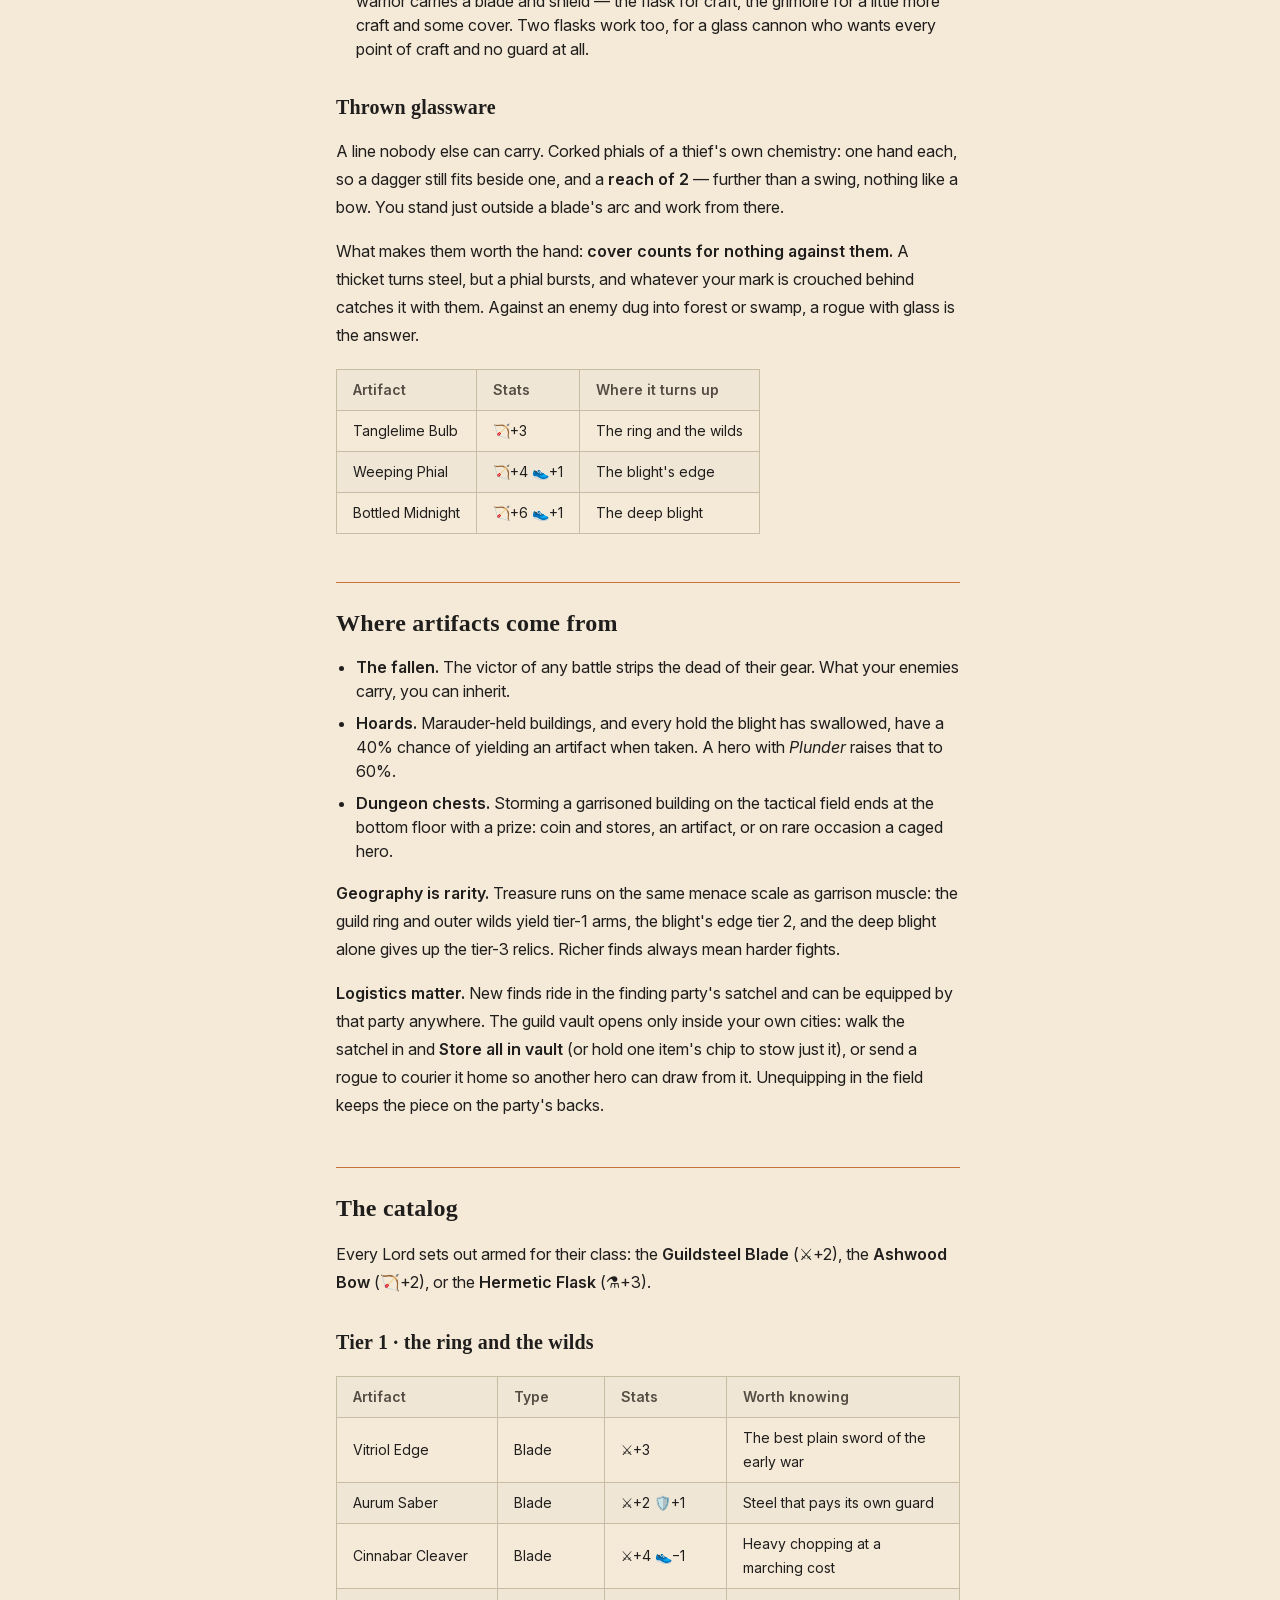
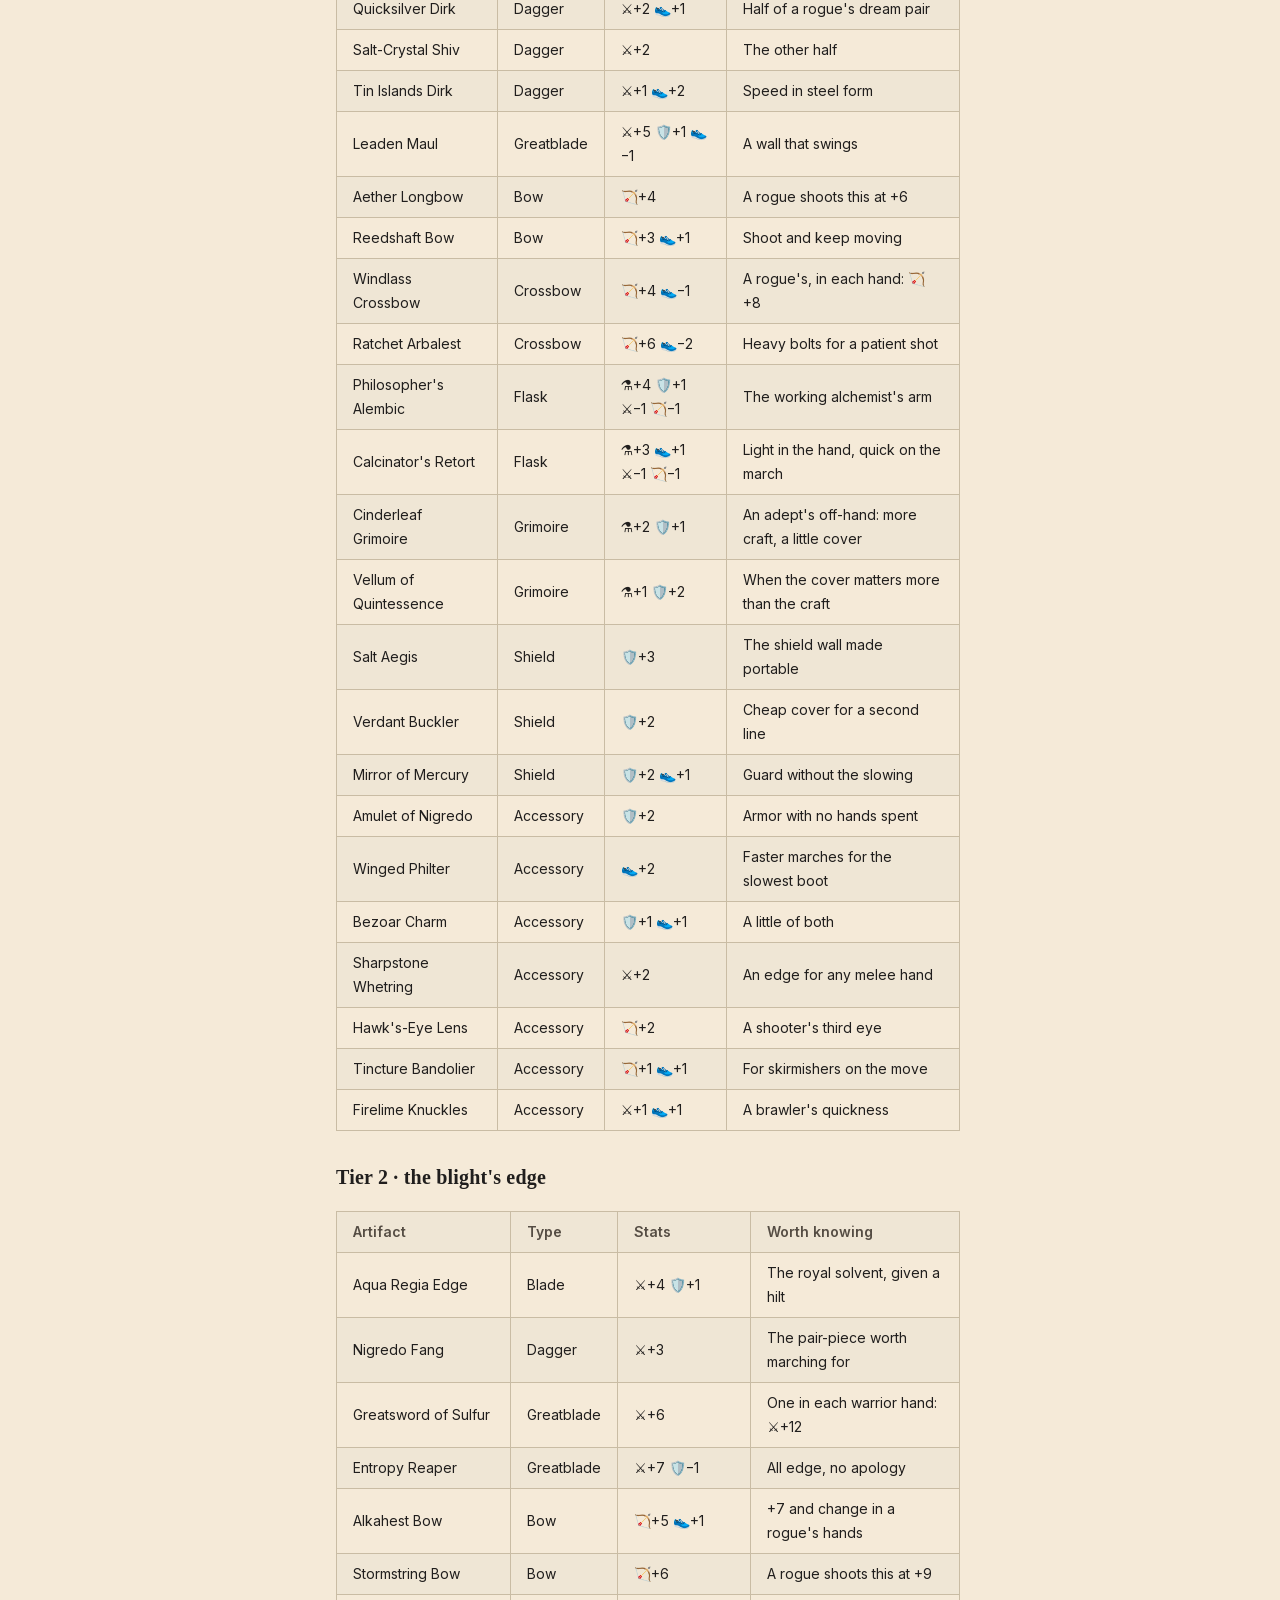
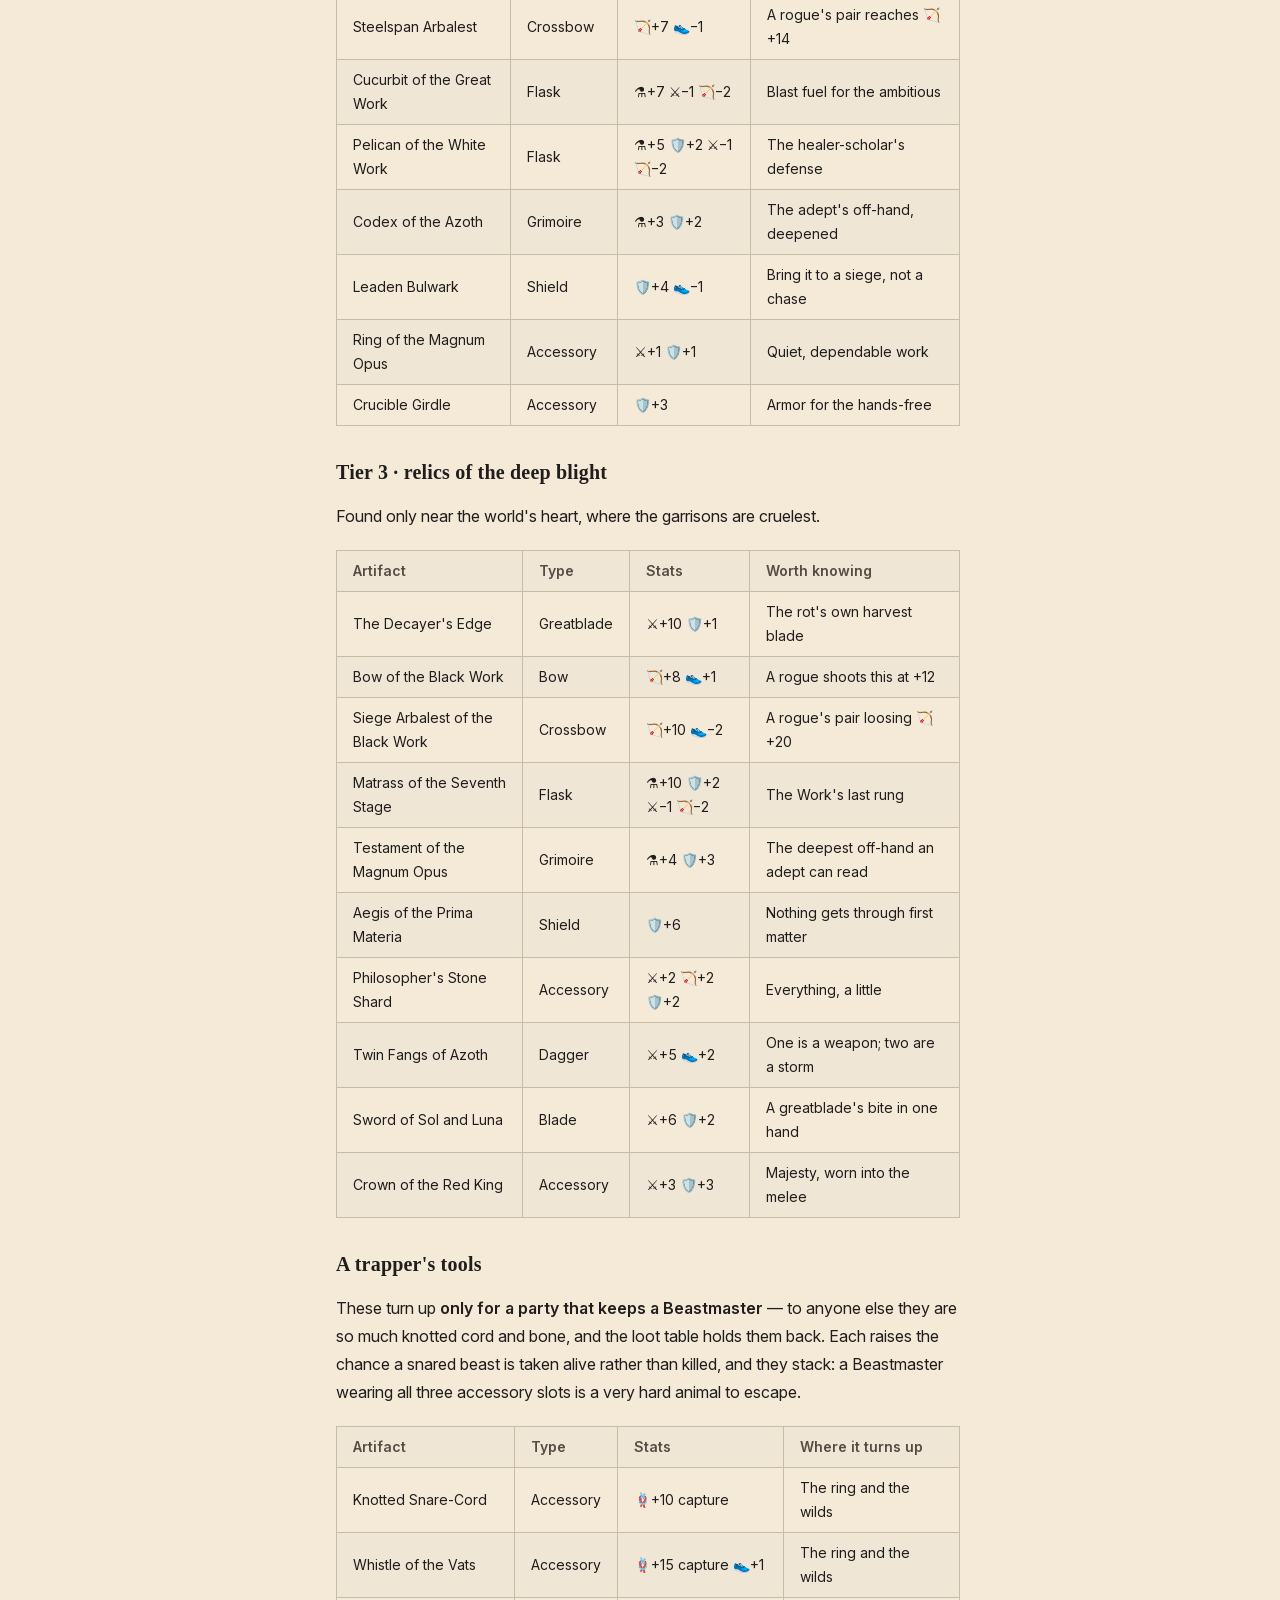
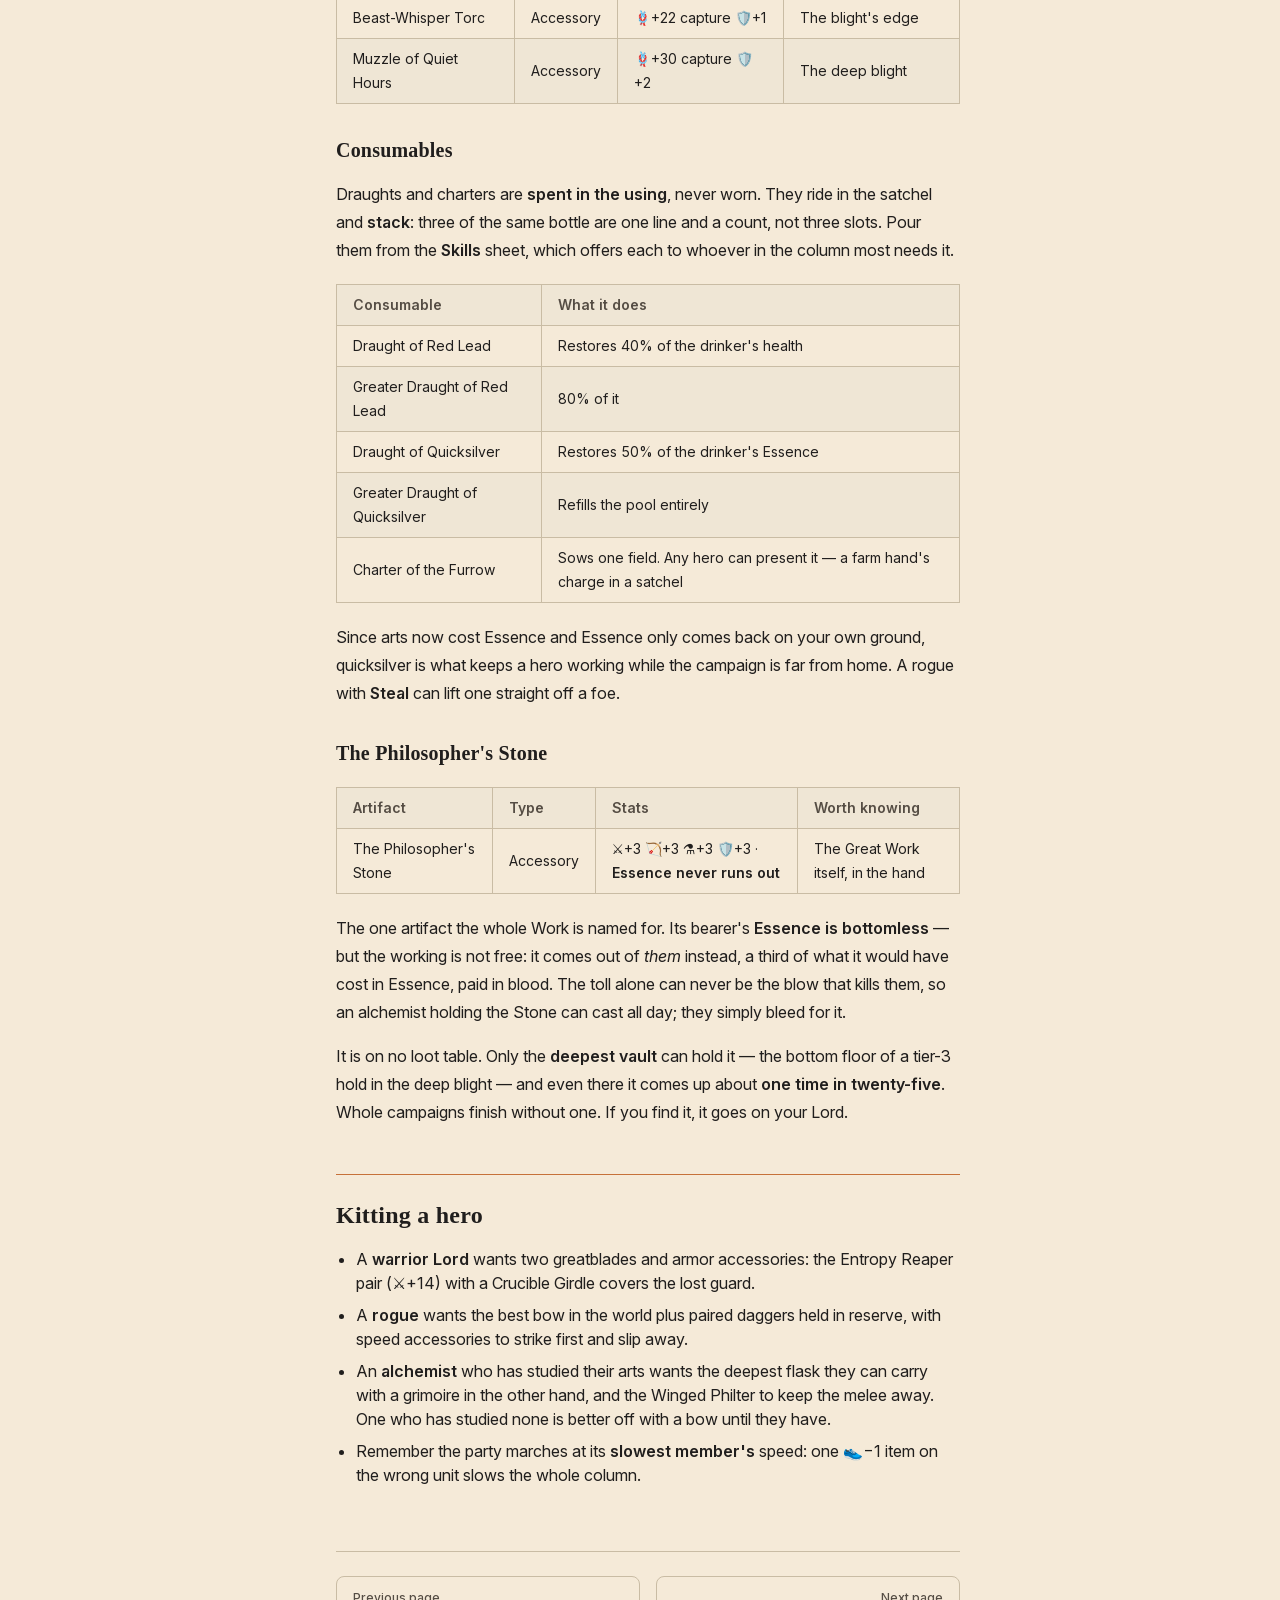
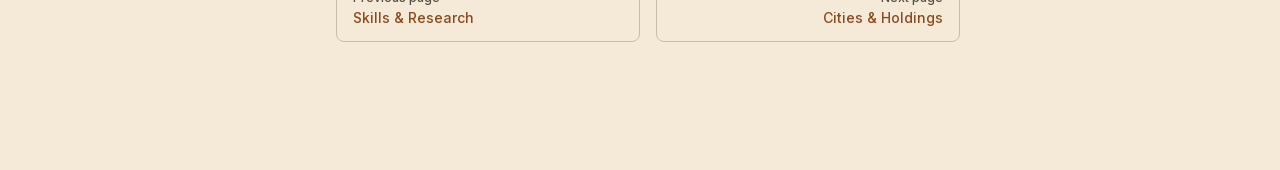
<file: guide/artifacts.html>
<!DOCTYPE html>
<html lang="en-US" dir="ltr">
  <head>
    <meta charset="utf-8">
    <meta name="viewport" content="width=device-width,initial-scale=1">
    <title>Arms &amp; Artifacts | Athanor</title>
    <meta name="description" content="Player guide for Athanor — a turn-based strategy game of guilds, alchemy, and the war for the blighted heart of the world.">
    <meta name="generator" content="VitePress v1.6.4">
    <link rel="preload stylesheet" href="/assets/style.zMlmPisL.css" as="style">
    <link rel="preload stylesheet" href="/vp-icons.css" as="style">
    
    <script type="module" src="/assets/app.CS9KpoOZ.js"></script>
    <link rel="preload" href="/assets/inter-roman-latin.Di8DUHzh.woff2" as="font" type="font/woff2" crossorigin="">
    <link rel="modulepreload" href="/assets/chunks/theme.DB_bHx0f.js">
    <link rel="modulepreload" href="/assets/chunks/framework.CShDTZbC.js">
    <link rel="modulepreload" href="/assets/guide_artifacts.md.D2sXM8uT.lean.js">
    <link rel="icon" type="image/png" href="/favicon.png">
    <script id="check-dark-mode">(()=>{const e=localStorage.getItem("vitepress-theme-appearance")||"auto",a=window.matchMedia("(prefers-color-scheme: dark)").matches;(!e||e==="auto"?a:e==="dark")&&document.documentElement.classList.add("dark")})();</script>
    <script id="check-mac-os">document.documentElement.classList.toggle("mac",/Mac|iPhone|iPod|iPad/i.test(navigator.platform));</script>
  </head>
  <body>
    <div id="app"><div class="Layout" data-v-d8b57b2d><!--[--><!--]--><!--[--><span tabindex="-1" data-v-fcbfc0e0></span><a href="#VPContent" class="VPSkipLink visually-hidden" data-v-fcbfc0e0>Skip to content</a><!--]--><!----><header class="VPNav" data-v-d8b57b2d data-v-7ad780c2><div class="VPNavBar" data-v-7ad780c2 data-v-9fd4d1dd><div class="wrapper" data-v-9fd4d1dd><div class="container" data-v-9fd4d1dd><div class="title" data-v-9fd4d1dd><div class="VPNavBarTitle has-sidebar" data-v-9fd4d1dd data-v-9f43907a><a class="title" href="/" data-v-9f43907a><!--[--><!--]--><!--[--><img class="VPImage logo" src="/logo.png" alt data-v-ab19afbb><!--]--><span data-v-9f43907a>Athanor</span><!--[--><!--]--></a></div></div><div class="content" data-v-9fd4d1dd><div class="content-body" data-v-9fd4d1dd><!--[--><!--]--><div class="VPNavBarSearch search" data-v-9fd4d1dd><!----></div><nav aria-labelledby="main-nav-aria-label" class="VPNavBarMenu menu" data-v-9fd4d1dd data-v-afb2845e><span id="main-nav-aria-label" class="visually-hidden" data-v-afb2845e> Main Navigation </span><!--[--><!--[--><a class="VPLink link VPNavBarMenuLink" href="/getting-started.html" tabindex="0" data-v-afb2845e data-v-815115f5><!--[--><span data-v-815115f5>Getting Started</span><!--]--></a><!--]--><!--[--><a class="VPLink link VPNavBarMenuLink" href="/guide/world.html" tabindex="0" data-v-afb2845e data-v-815115f5><!--[--><span data-v-815115f5>Guide</span><!--]--></a><!--]--><!--[--><a class="VPLink link vp-external-link-icon VPNavBarMenuLink" href="https://play.athanor.games/" target="_blank" rel="noreferrer" tabindex="0" data-v-afb2845e data-v-815115f5><!--[--><span data-v-815115f5>Play in the browser</span><!--]--></a><!--]--><!--]--></nav><!----><div class="VPNavBarAppearance appearance" data-v-9fd4d1dd data-v-3f90c1a5><button class="VPSwitch VPSwitchAppearance" type="button" role="switch" title aria-checked="false" data-v-3f90c1a5 data-v-be9742d9 data-v-b4ccac88><span class="check" data-v-b4ccac88><span class="icon" data-v-b4ccac88><!--[--><span class="vpi-sun sun" data-v-be9742d9></span><span class="vpi-moon moon" data-v-be9742d9></span><!--]--></span></span></button></div><div class="VPSocialLinks VPNavBarSocialLinks social-links" data-v-9fd4d1dd data-v-ef6192dc data-v-e71e869c><!--[--><a class="VPSocialLink no-icon" href="https://github.com/Xander-Rudolph/athanor" aria-label="github" target="_blank" rel="noopener" data-v-e71e869c data-v-60a9a2d3><span class="vpi-social-github"></span></a><!--]--></div><div class="VPFlyout VPNavBarExtra extra" data-v-9fd4d1dd data-v-f953d92f data-v-bfe7971f><button type="button" class="button" aria-haspopup="true" aria-expanded="false" aria-label="extra navigation" data-v-bfe7971f><span class="vpi-more-horizontal icon" data-v-bfe7971f></span></button><div class="menu" data-v-bfe7971f><div class="VPMenu" data-v-bfe7971f data-v-20ed86d6><!----><!--[--><!--[--><!----><div class="group" data-v-f953d92f><div class="item appearance" data-v-f953d92f><p class="label" data-v-f953d92f>Appearance</p><div class="appearance-action" data-v-f953d92f><button class="VPSwitch VPSwitchAppearance" type="button" role="switch" title aria-checked="false" data-v-f953d92f data-v-be9742d9 data-v-b4ccac88><span class="check" data-v-b4ccac88><span class="icon" data-v-b4ccac88><!--[--><span class="vpi-sun sun" data-v-be9742d9></span><span class="vpi-moon moon" data-v-be9742d9></span><!--]--></span></span></button></div></div></div><div class="group" data-v-f953d92f><div class="item social-links" data-v-f953d92f><div class="VPSocialLinks social-links-list" data-v-f953d92f data-v-e71e869c><!--[--><a class="VPSocialLink no-icon" href="https://github.com/Xander-Rudolph/athanor" aria-label="github" target="_blank" rel="noopener" data-v-e71e869c data-v-60a9a2d3><span class="vpi-social-github"></span></a><!--]--></div></div></div><!--]--><!--]--></div></div></div><!--[--><!--]--><button type="button" class="VPNavBarHamburger hamburger" aria-label="mobile navigation" aria-expanded="false" aria-controls="VPNavScreen" data-v-9fd4d1dd data-v-6bee1efd><span class="container" data-v-6bee1efd><span class="top" data-v-6bee1efd></span><span class="middle" data-v-6bee1efd></span><span class="bottom" data-v-6bee1efd></span></span></button></div></div></div></div><div class="divider" data-v-9fd4d1dd><div class="divider-line" data-v-9fd4d1dd></div></div></div><!----></header><div class="VPLocalNav has-sidebar empty" data-v-d8b57b2d data-v-2488c25a><div class="container" data-v-2488c25a><button class="menu" aria-expanded="false" aria-controls="VPSidebarNav" data-v-2488c25a><span class="vpi-align-left menu-icon" data-v-2488c25a></span><span class="menu-text" data-v-2488c25a>Menu</span></button><div class="VPLocalNavOutlineDropdown" style="--vp-vh:0px;" data-v-2488c25a data-v-6b867909><button data-v-6b867909>Return to top</button><!----></div></div></div><aside class="VPSidebar" data-v-d8b57b2d data-v-42c4c606><div class="curtain" data-v-42c4c606></div><nav class="nav" id="VPSidebarNav" aria-labelledby="sidebar-aria-label" tabindex="-1" data-v-42c4c606><span class="visually-hidden" id="sidebar-aria-label" data-v-42c4c606> Sidebar Navigation </span><!--[--><!--]--><!--[--><div class="no-transition group" data-v-51288d80><section class="VPSidebarItem level-0" data-v-51288d80 data-v-0009425e><!----><div class="items" data-v-0009425e><!--[--><div class="VPSidebarItem level-1 is-link" data-v-0009425e><div class="item" data-v-0009425e><div class="indicator" data-v-0009425e></div><a class="VPLink link link" href="/getting-started.html" data-v-0009425e><!--[--><p class="text" data-v-0009425e>Getting Started</p><!--]--></a><!----></div><!----></div><!--]--></div></section></div><div class="no-transition group" data-v-51288d80><section class="VPSidebarItem level-0 has-active" data-v-51288d80 data-v-0009425e><div class="item" role="button" tabindex="0" data-v-0009425e><div class="indicator" data-v-0009425e></div><h2 class="text" data-v-0009425e>Playing the Game</h2><!----></div><div class="items" data-v-0009425e><!--[--><div class="VPSidebarItem level-1 is-link" data-v-0009425e><div class="item" data-v-0009425e><div class="indicator" data-v-0009425e></div><a class="VPLink link link" href="/guide/world.html" data-v-0009425e><!--[--><p class="text" data-v-0009425e>The World Map</p><!--]--></a><!----></div><!----></div><div class="VPSidebarItem level-1 is-link" data-v-0009425e><div class="item" data-v-0009425e><div class="indicator" data-v-0009425e></div><a class="VPLink link link" href="/guide/heroes.html" data-v-0009425e><!--[--><p class="text" data-v-0009425e>Heroes & Parties</p><!--]--></a><!----></div><!----></div><div class="VPSidebarItem level-1 is-link" data-v-0009425e><div class="item" data-v-0009425e><div class="indicator" data-v-0009425e></div><a class="VPLink link link" href="/guide/skills.html" data-v-0009425e><!--[--><p class="text" data-v-0009425e>Skills & Research</p><!--]--></a><!----></div><!----></div><div class="VPSidebarItem level-1 is-link" data-v-0009425e><div class="item" data-v-0009425e><div class="indicator" data-v-0009425e></div><a class="VPLink link link" href="/guide/artifacts.html" data-v-0009425e><!--[--><p class="text" data-v-0009425e>Arms & Artifacts</p><!--]--></a><!----></div><!----></div><div class="VPSidebarItem level-1 is-link" data-v-0009425e><div class="item" data-v-0009425e><div class="indicator" data-v-0009425e></div><a class="VPLink link link" href="/guide/cities.html" data-v-0009425e><!--[--><p class="text" data-v-0009425e>Cities & Holdings</p><!--]--></a><!----></div><!----></div><div class="VPSidebarItem level-1 is-link" data-v-0009425e><div class="item" data-v-0009425e><div class="indicator" data-v-0009425e></div><a class="VPLink link link" href="/guide/combat.html" data-v-0009425e><!--[--><p class="text" data-v-0009425e>Battles & Dungeons</p><!--]--></a><!----></div><!----></div><div class="VPSidebarItem level-1 is-link" data-v-0009425e><div class="item" data-v-0009425e><div class="indicator" data-v-0009425e></div><a class="VPLink link link" href="/guide/bestiary.html" data-v-0009425e><!--[--><p class="text" data-v-0009425e>The Bestiary</p><!--]--></a><!----></div><!----></div><div class="VPSidebarItem level-1 is-link" data-v-0009425e><div class="item" data-v-0009425e><div class="indicator" data-v-0009425e></div><a class="VPLink link link" href="/guide/diplomacy.html" data-v-0009425e><!--[--><p class="text" data-v-0009425e>Diplomacy & Trade</p><!--]--></a><!----></div><!----></div><div class="VPSidebarItem level-1 is-link" data-v-0009425e><div class="item" data-v-0009425e><div class="indicator" data-v-0009425e></div><a class="VPLink link link" href="/guide/saving.html" data-v-0009425e><!--[--><p class="text" data-v-0009425e>Saving Your Campaign</p><!--]--></a><!----></div><!----></div><div class="VPSidebarItem level-1 is-link" data-v-0009425e><div class="item" data-v-0009425e><div class="indicator" data-v-0009425e></div><a class="VPLink link link" href="/guide/settings.html" data-v-0009425e><!--[--><p class="text" data-v-0009425e>Settings & Unlocks</p><!--]--></a><!----></div><!----></div><!--]--></div></section></div><!--]--><!--[--><!--]--></nav></aside><div class="VPContent has-sidebar" id="VPContent" data-v-d8b57b2d data-v-9a6c75ad><div class="VPDoc has-sidebar has-aside" data-v-9a6c75ad data-v-e6f2a212><!--[--><!--]--><div class="container" data-v-e6f2a212><div class="aside" data-v-e6f2a212><div class="aside-curtain" data-v-e6f2a212></div><div class="aside-container" data-v-e6f2a212><div class="aside-content" data-v-e6f2a212><div class="VPDocAside" data-v-e6f2a212 data-v-cb998dce><!--[--><!--]--><!--[--><!--]--><nav aria-labelledby="doc-outline-aria-label" class="VPDocAsideOutline" data-v-cb998dce data-v-f610f197><div class="content" data-v-f610f197><div class="outline-marker" data-v-f610f197></div><div aria-level="2" class="outline-title" id="doc-outline-aria-label" role="heading" data-v-f610f197>On this page</div><ul class="VPDocOutlineItem root" data-v-f610f197 data-v-53c99d69><!--[--><!--]--></ul></div></nav><!--[--><!--]--><div class="spacer" data-v-cb998dce></div><!--[--><!--]--><!----><!--[--><!--]--><!--[--><!--]--></div></div></div></div><div class="content" data-v-e6f2a212><div class="content-container" data-v-e6f2a212><!--[--><!--]--><main class="main" data-v-e6f2a212><div style="position:relative;" class="vp-doc _guide_artifacts" data-v-e6f2a212><div><h1 id="arms-artifacts" tabindex="-1">Arms &amp; Artifacts <a class="header-anchor" href="#arms-artifacts" aria-label="Permalink to &quot;Arms &amp; Artifacts&quot;">​</a></h1><p>Every hero fights with what they carry: <strong>two hand slots and three accessory slots</strong>, filled from what the world gives up. An item&#39;s stats add straight onto the wearer&#39;s own, and speed does double duty: it feeds both battle turns and how far the party marches in a day.</p><h2 id="how-the-slots-work" tabindex="-1">How the slots work <a class="header-anchor" href="#how-the-slots-work" aria-label="Permalink to &quot;How the slots work&quot;">​</a></h2><table tabindex="0"><thead><tr><th>Type</th><th>Hands</th><th>Notes</th></tr></thead><tbody><tr><td>Blade</td><td>1</td><td>Sword, axe, or mace; pairs well with a shield</td></tr><tr><td>Dagger</td><td>1</td><td>Light steel; rogues make pairs of them sing</td></tr><tr><td>Greatblade</td><td>2</td><td>Heavy iron; warriors break the rules with these</td></tr><tr><td>Bow</td><td>2</td><td>Shooters&#39; reach on the tactical field</td></tr><tr><td>Crossbow</td><td>2</td><td>Heavier bolts than a bow, slower to wind; a rogue winds one in <em>each</em> hand</td></tr><tr><td>Flask</td><td>1</td><td>The caster&#39;s arm — glassware; see <strong>Craft</strong>, below</td></tr><tr><td>Shield</td><td>1</td><td>Guard for the off hand (or the main)</td></tr><tr><td>Grimoire</td><td>1</td><td><strong>Alchemists only.</strong> Their off-hand, as a shield is a warrior&#39;s: craft and a little cover</td></tr><tr><td>Thrown</td><td>1</td><td><strong>Rogues only.</strong> Corked glassware — see below</td></tr><tr><td>Accessory</td><td>0</td><td>Rings, charms, and lenses; three may be worn</td></tr></tbody></table><h3 id="craft-the-other-damage" tabindex="-1">Craft: the other damage <a class="header-anchor" href="#craft-the-other-damage" aria-label="Permalink to &quot;Craft: the other damage&quot;">​</a></h3><p>Steel and bowstring are one kind of damage. A <strong>working</strong> is another, and they no longer share a number. <strong>Craft (⚗)</strong> is what your arts land for: a Transmute Blast, a vitriol flask, a quickening balm — each is worth its caster&#39;s craft on top of whatever it did before.</p><p>Adepts have the most of it and gain more every level; keepers have some; a rogue has a little; a warrior has none and never learns any.</p><p><strong>A flask is not a weapon.</strong> Every flask in the world costs its bearer melee and reach and pays them back in craft — the better the flask, the harder the bargain. A <strong>grimoire</strong> carries craft too, and asks nothing back: it is the alchemist&#39;s off-hand, giving a little cover on top. That makes the choice real: a bow for a hero who shoots, a flask for one who works arts. Put a flask on a soldier who has studied none and you have simply made them worse.</p><p>Two tricks of the trade change everything about who wants what:</p><ul><li><strong>Warriors</strong> are strong enough to wield a two-handed weapon in <em>each</em> hand. Two greatblades on one veteran is the heaviest hitting in the game.</li><li><strong>Rogues</strong> shoot bows <strong>half again as hard</strong> (+50% of the bow&#39;s ranged power), and a <strong>matched pair of daggers</strong> turns them into a whirlwind: +3 melee and +1 speed on top of the steel itself. A rogue also winds a <strong>crossbow one-handed</strong> — the only calling that can — and so can carry one in <em>each</em> hand. A crossbow gets no archery bonus; the edge is the second one.</li><li><strong>Alchemists</strong> carry a one-handed <strong>flask</strong> and a <strong>grimoire</strong> in the other, the way a warrior carries a blade and shield — the flask for craft, the grimoire for a little more craft and some cover. Two flasks work too, for a glass cannon who wants every point of craft and no guard at all.</li></ul><h3 id="thrown-glassware" tabindex="-1">Thrown glassware <a class="header-anchor" href="#thrown-glassware" aria-label="Permalink to &quot;Thrown glassware&quot;">​</a></h3><p>A line nobody else can carry. Corked phials of a thief&#39;s own chemistry: one hand each, so a dagger still fits beside one, and a <strong>reach of 2</strong> — further than a swing, nothing like a bow. You stand just outside a blade&#39;s arc and work from there.</p><p>What makes them worth the hand: <strong>cover counts for nothing against them.</strong> A thicket turns steel, but a phial bursts, and whatever your mark is crouched behind catches it with them. Against an enemy dug into forest or swamp, a rogue with glass is the answer.</p><table tabindex="0"><thead><tr><th>Artifact</th><th>Stats</th><th>Where it turns up</th></tr></thead><tbody><tr><td>Tanglelime Bulb</td><td>🏹+3</td><td>The ring and the wilds</td></tr><tr><td>Weeping Phial</td><td>🏹+4 👟+1</td><td>The blight&#39;s edge</td></tr><tr><td>Bottled Midnight</td><td>🏹+6 👟+1</td><td>The deep blight</td></tr></tbody></table><h2 id="where-artifacts-come-from" tabindex="-1">Where artifacts come from <a class="header-anchor" href="#where-artifacts-come-from" aria-label="Permalink to &quot;Where artifacts come from&quot;">​</a></h2><ul><li><strong>The fallen.</strong> The victor of any battle strips the dead of their gear. What your enemies carry, you can inherit.</li><li><strong>Hoards.</strong> Marauder-held buildings, and every hold the blight has swallowed, have a 40% chance of yielding an artifact when taken. A hero with <em>Plunder</em> raises that to 60%.</li><li><strong>Dungeon chests.</strong> Storming a garrisoned building on the tactical field ends at the bottom floor with a prize: coin and stores, an artifact, or on rare occasion a caged hero.</li></ul><p><strong>Geography is rarity.</strong> Treasure runs on the same menace scale as garrison muscle: the guild ring and outer wilds yield tier-1 arms, the blight&#39;s edge tier 2, and the deep blight alone gives up the tier-3 relics. Richer finds always mean harder fights.</p><p><strong>Logistics matter.</strong> New finds ride in the finding party&#39;s satchel and can be equipped by that party anywhere. The guild vault opens only inside your own cities: walk the satchel in and <strong>Store all in vault</strong> (or hold one item&#39;s chip to stow just it), or send a rogue to courier it home so another hero can draw from it. Unequipping in the field keeps the piece on the party&#39;s backs.</p><h2 id="the-catalog" tabindex="-1">The catalog <a class="header-anchor" href="#the-catalog" aria-label="Permalink to &quot;The catalog&quot;">​</a></h2><p>Every Lord sets out armed for their class: the <strong>Guildsteel Blade</strong> (⚔+2), the <strong>Ashwood Bow</strong> (🏹+2), or the <strong>Hermetic Flask</strong> (⚗+3).</p><h3 id="tier-1-·-the-ring-and-the-wilds" tabindex="-1">Tier 1 · the ring and the wilds <a class="header-anchor" href="#tier-1-·-the-ring-and-the-wilds" aria-label="Permalink to &quot;Tier 1 · the ring and the wilds&quot;">​</a></h3><table tabindex="0"><thead><tr><th>Artifact</th><th>Type</th><th>Stats</th><th>Worth knowing</th></tr></thead><tbody><tr><td>Vitriol Edge</td><td>Blade</td><td>⚔+3</td><td>The best plain sword of the early war</td></tr><tr><td>Aurum Saber</td><td>Blade</td><td>⚔+2 🛡+1</td><td>Steel that pays its own guard</td></tr><tr><td>Cinnabar Cleaver</td><td>Blade</td><td>⚔+4 👟−1</td><td>Heavy chopping at a marching cost</td></tr><tr><td>Quicksilver Dirk</td><td>Dagger</td><td>⚔+2 👟+1</td><td>Half of a rogue&#39;s dream pair</td></tr><tr><td>Salt-Crystal Shiv</td><td>Dagger</td><td>⚔+2</td><td>The other half</td></tr><tr><td>Tin Islands Dirk</td><td>Dagger</td><td>⚔+1 👟+2</td><td>Speed in steel form</td></tr><tr><td>Leaden Maul</td><td>Greatblade</td><td>⚔+5 🛡+1 👟−1</td><td>A wall that swings</td></tr><tr><td>Aether Longbow</td><td>Bow</td><td>🏹+4</td><td>A rogue shoots this at +6</td></tr><tr><td>Reedshaft Bow</td><td>Bow</td><td>🏹+3 👟+1</td><td>Shoot and keep moving</td></tr><tr><td>Windlass Crossbow</td><td>Crossbow</td><td>🏹+4 👟−1</td><td>A rogue&#39;s, in each hand: 🏹+8</td></tr><tr><td>Ratchet Arbalest</td><td>Crossbow</td><td>🏹+6 👟−2</td><td>Heavy bolts for a patient shot</td></tr><tr><td>Philosopher&#39;s Alembic</td><td>Flask</td><td>⚗+4 🛡+1 ⚔−1 🏹−1</td><td>The working alchemist&#39;s arm</td></tr><tr><td>Calcinator&#39;s Retort</td><td>Flask</td><td>⚗+3 👟+1 ⚔−1 🏹−1</td><td>Light in the hand, quick on the march</td></tr><tr><td>Cinderleaf Grimoire</td><td>Grimoire</td><td>⚗+2 🛡+1</td><td>An adept&#39;s off-hand: more craft, a little cover</td></tr><tr><td>Vellum of Quintessence</td><td>Grimoire</td><td>⚗+1 🛡+2</td><td>When the cover matters more than the craft</td></tr><tr><td>Salt Aegis</td><td>Shield</td><td>🛡+3</td><td>The shield wall made portable</td></tr><tr><td>Verdant Buckler</td><td>Shield</td><td>🛡+2</td><td>Cheap cover for a second line</td></tr><tr><td>Mirror of Mercury</td><td>Shield</td><td>🛡+2 👟+1</td><td>Guard without the slowing</td></tr><tr><td>Amulet of Nigredo</td><td>Accessory</td><td>🛡+2</td><td>Armor with no hands spent</td></tr><tr><td>Winged Philter</td><td>Accessory</td><td>👟+2</td><td>Faster marches for the slowest boot</td></tr><tr><td>Bezoar Charm</td><td>Accessory</td><td>🛡+1 👟+1</td><td>A little of both</td></tr><tr><td>Sharpstone Whetring</td><td>Accessory</td><td>⚔+2</td><td>An edge for any melee hand</td></tr><tr><td>Hawk&#39;s-Eye Lens</td><td>Accessory</td><td>🏹+2</td><td>A shooter&#39;s third eye</td></tr><tr><td>Tincture Bandolier</td><td>Accessory</td><td>🏹+1 👟+1</td><td>For skirmishers on the move</td></tr><tr><td>Firelime Knuckles</td><td>Accessory</td><td>⚔+1 👟+1</td><td>A brawler&#39;s quickness</td></tr></tbody></table><h3 id="tier-2-·-the-blight-s-edge" tabindex="-1">Tier 2 · the blight&#39;s edge <a class="header-anchor" href="#tier-2-·-the-blight-s-edge" aria-label="Permalink to &quot;Tier 2 · the blight&#39;s edge&quot;">​</a></h3><table tabindex="0"><thead><tr><th>Artifact</th><th>Type</th><th>Stats</th><th>Worth knowing</th></tr></thead><tbody><tr><td>Aqua Regia Edge</td><td>Blade</td><td>⚔+4 🛡+1</td><td>The royal solvent, given a hilt</td></tr><tr><td>Nigredo Fang</td><td>Dagger</td><td>⚔+3</td><td>The pair-piece worth marching for</td></tr><tr><td>Greatsword of Sulfur</td><td>Greatblade</td><td>⚔+6</td><td>One in each warrior hand: ⚔+12</td></tr><tr><td>Entropy Reaper</td><td>Greatblade</td><td>⚔+7 🛡−1</td><td>All edge, no apology</td></tr><tr><td>Alkahest Bow</td><td>Bow</td><td>🏹+5 👟+1</td><td>+7 and change in a rogue&#39;s hands</td></tr><tr><td>Stormstring Bow</td><td>Bow</td><td>🏹+6</td><td>A rogue shoots this at +9</td></tr><tr><td>Steelspan Arbalest</td><td>Crossbow</td><td>🏹+7 👟−1</td><td>A rogue&#39;s pair reaches 🏹+14</td></tr><tr><td>Cucurbit of the Great Work</td><td>Flask</td><td>⚗+7 ⚔−1 🏹−2</td><td>Blast fuel for the ambitious</td></tr><tr><td>Pelican of the White Work</td><td>Flask</td><td>⚗+5 🛡+2 ⚔−1 🏹−2</td><td>The healer-scholar&#39;s defense</td></tr><tr><td>Codex of the Azoth</td><td>Grimoire</td><td>⚗+3 🛡+2</td><td>The adept&#39;s off-hand, deepened</td></tr><tr><td>Leaden Bulwark</td><td>Shield</td><td>🛡+4 👟−1</td><td>Bring it to a siege, not a chase</td></tr><tr><td>Ring of the Magnum Opus</td><td>Accessory</td><td>⚔+1 🛡+1</td><td>Quiet, dependable work</td></tr><tr><td>Crucible Girdle</td><td>Accessory</td><td>🛡+3</td><td>Armor for the hands-free</td></tr></tbody></table><h3 id="tier-3-·-relics-of-the-deep-blight" tabindex="-1">Tier 3 · relics of the deep blight <a class="header-anchor" href="#tier-3-·-relics-of-the-deep-blight" aria-label="Permalink to &quot;Tier 3 · relics of the deep blight&quot;">​</a></h3><p>Found only near the world&#39;s heart, where the garrisons are cruelest.</p><table tabindex="0"><thead><tr><th>Artifact</th><th>Type</th><th>Stats</th><th>Worth knowing</th></tr></thead><tbody><tr><td>The Decayer&#39;s Edge</td><td>Greatblade</td><td>⚔+10 🛡+1</td><td>The rot&#39;s own harvest blade</td></tr><tr><td>Bow of the Black Work</td><td>Bow</td><td>🏹+8 👟+1</td><td>A rogue shoots this at +12</td></tr><tr><td>Siege Arbalest of the Black Work</td><td>Crossbow</td><td>🏹+10 👟−2</td><td>A rogue&#39;s pair loosing 🏹+20</td></tr><tr><td>Matrass of the Seventh Stage</td><td>Flask</td><td>⚗+10 🛡+2 ⚔−1 🏹−2</td><td>The Work&#39;s last rung</td></tr><tr><td>Testament of the Magnum Opus</td><td>Grimoire</td><td>⚗+4 🛡+3</td><td>The deepest off-hand an adept can read</td></tr><tr><td>Aegis of the Prima Materia</td><td>Shield</td><td>🛡+6</td><td>Nothing gets through first matter</td></tr><tr><td>Philosopher&#39;s Stone Shard</td><td>Accessory</td><td>⚔+2 🏹+2 🛡+2</td><td>Everything, a little</td></tr><tr><td>Twin Fangs of Azoth</td><td>Dagger</td><td>⚔+5 👟+2</td><td>One is a weapon; two are a storm</td></tr><tr><td>Sword of Sol and Luna</td><td>Blade</td><td>⚔+6 🛡+2</td><td>A greatblade&#39;s bite in one hand</td></tr><tr><td>Crown of the Red King</td><td>Accessory</td><td>⚔+3 🛡+3</td><td>Majesty, worn into the melee</td></tr></tbody></table><h3 id="a-trapper-s-tools" tabindex="-1">A trapper&#39;s tools <a class="header-anchor" href="#a-trapper-s-tools" aria-label="Permalink to &quot;A trapper&#39;s tools&quot;">​</a></h3><p>These turn up <strong>only for a party that keeps a Beastmaster</strong> — to anyone else they are so much knotted cord and bone, and the loot table holds them back. Each raises the chance a snared beast is taken alive rather than killed, and they stack: a Beastmaster wearing all three accessory slots is a very hard animal to escape.</p><table tabindex="0"><thead><tr><th>Artifact</th><th>Type</th><th>Stats</th><th>Where it turns up</th></tr></thead><tbody><tr><td>Knotted Snare-Cord</td><td>Accessory</td><td>🪢+10 capture</td><td>The ring and the wilds</td></tr><tr><td>Whistle of the Vats</td><td>Accessory</td><td>🪢+15 capture 👟+1</td><td>The ring and the wilds</td></tr><tr><td>Beast-Whisper Torc</td><td>Accessory</td><td>🪢+22 capture 🛡+1</td><td>The blight&#39;s edge</td></tr><tr><td>Muzzle of Quiet Hours</td><td>Accessory</td><td>🪢+30 capture 🛡+2</td><td>The deep blight</td></tr></tbody></table><h3 id="consumables" tabindex="-1">Consumables <a class="header-anchor" href="#consumables" aria-label="Permalink to &quot;Consumables&quot;">​</a></h3><p>Draughts and charters are <strong>spent in the using</strong>, never worn. They ride in the satchel and <strong>stack</strong>: three of the same bottle are one line and a count, not three slots. Pour them from the <strong>Skills</strong> sheet, which offers each to whoever in the column most needs it.</p><table tabindex="0"><thead><tr><th>Consumable</th><th>What it does</th></tr></thead><tbody><tr><td>Draught of Red Lead</td><td>Restores 40% of the drinker&#39;s health</td></tr><tr><td>Greater Draught of Red Lead</td><td>80% of it</td></tr><tr><td>Draught of Quicksilver</td><td>Restores 50% of the drinker&#39;s Essence</td></tr><tr><td>Greater Draught of Quicksilver</td><td>Refills the pool entirely</td></tr><tr><td>Charter of the Furrow</td><td>Sows one field. Any hero can present it — a farm hand&#39;s charge in a satchel</td></tr></tbody></table><p>Since arts now cost Essence and Essence only comes back on your own ground, quicksilver is what keeps a hero working while the campaign is far from home. A rogue with <strong>Steal</strong> can lift one straight off a foe.</p><h3 id="the-philosopher-s-stone" tabindex="-1">The Philosopher&#39;s Stone <a class="header-anchor" href="#the-philosopher-s-stone" aria-label="Permalink to &quot;The Philosopher&#39;s Stone&quot;">​</a></h3><table tabindex="0"><thead><tr><th>Artifact</th><th>Type</th><th>Stats</th><th>Worth knowing</th></tr></thead><tbody><tr><td>The Philosopher&#39;s Stone</td><td>Accessory</td><td>⚔+3 🏹+3 ⚗+3 🛡+3 · <strong>Essence never runs out</strong></td><td>The Great Work itself, in the hand</td></tr></tbody></table><p>The one artifact the whole Work is named for. Its bearer&#39;s <strong>Essence is bottomless</strong> — but the working is not free: it comes out of <em>them</em> instead, a third of what it would have cost in Essence, paid in blood. The toll alone can never be the blow that kills them, so an alchemist holding the Stone can cast all day; they simply bleed for it.</p><p>It is on no loot table. Only the <strong>deepest vault</strong> can hold it — the bottom floor of a tier-3 hold in the deep blight — and even there it comes up about <strong>one time in twenty-five</strong>. Whole campaigns finish without one. If you find it, it goes on your Lord.</p><h2 id="kitting-a-hero" tabindex="-1">Kitting a hero <a class="header-anchor" href="#kitting-a-hero" aria-label="Permalink to &quot;Kitting a hero&quot;">​</a></h2><ul><li>A <strong>warrior Lord</strong> wants two greatblades and armor accessories: the Entropy Reaper pair (⚔+14) with a Crucible Girdle covers the lost guard.</li><li>A <strong>rogue</strong> wants the best bow in the world plus paired daggers held in reserve, with speed accessories to strike first and slip away.</li><li>An <strong>alchemist</strong> who has studied their arts wants the deepest flask they can carry with a grimoire in the other hand, and the Winged Philter to keep the melee away. One who has studied none is better off with a bow until they have.</li><li>Remember the party marches at its <strong>slowest member&#39;s</strong> speed: one 👟−1 item on the wrong unit slows the whole column.</li></ul></div></div></main><footer class="VPDocFooter" data-v-e6f2a212 data-v-1bcd8184><!--[--><!--]--><!----><nav class="prev-next" aria-labelledby="doc-footer-aria-label" data-v-1bcd8184><span class="visually-hidden" id="doc-footer-aria-label" data-v-1bcd8184>Pager</span><div class="pager" data-v-1bcd8184><a class="VPLink link pager-link prev" href="/guide/skills.html" data-v-1bcd8184><!--[--><span class="desc" data-v-1bcd8184>Previous page</span><span class="title" data-v-1bcd8184>Skills & Research</span><!--]--></a></div><div class="pager" data-v-1bcd8184><a class="VPLink link pager-link next" href="/guide/cities.html" data-v-1bcd8184><!--[--><span class="desc" data-v-1bcd8184>Next page</span><span class="title" data-v-1bcd8184>Cities & Holdings</span><!--]--></a></div></nav></footer><!--[--><!--]--></div></div></div><!--[--><!--]--></div></div><footer class="VPFooter has-sidebar" data-v-d8b57b2d data-v-566314d4><div class="container" data-v-566314d4><p class="message" data-v-566314d4>Seven guilds, one blighted world, and the Great Work.</p><!----></div></footer><!--[--><!--]--></div></div>
    <script>window.__VP_HASH_MAP__=JSON.parse("{\"getting-started.md\":\"BIBrC58D\",\"guide_artifacts.md\":\"D2sXM8uT\",\"guide_bestiary.md\":\"BWFZptFt\",\"guide_cities.md\":\"8rqQKAmU\",\"guide_combat.md\":\"CKlGulzK\",\"guide_diplomacy.md\":\"B-I2Ewkw\",\"guide_heroes.md\":\"p76jD3Uj\",\"guide_saving.md\":\"uKARSjEd\",\"guide_settings.md\":\"CPcANh4O\",\"guide_skills.md\":\"CmdkVqu4\",\"guide_world.md\":\"DTzR8hFW\",\"index.md\":\"JroTo_hh\"}");window.__VP_SITE_DATA__=JSON.parse("{\"lang\":\"en-US\",\"dir\":\"ltr\",\"title\":\"Athanor\",\"description\":\"Player guide for Athanor — a turn-based strategy game of guilds, alchemy, and the war for the blighted heart of the world.\",\"base\":\"/\",\"head\":[],\"router\":{\"prefetchLinks\":true},\"appearance\":true,\"themeConfig\":{\"logo\":\"/logo.png\",\"nav\":[{\"text\":\"Getting Started\",\"link\":\"/getting-started\"},{\"text\":\"Guide\",\"link\":\"/guide/world\"},{\"text\":\"Play in the browser\",\"link\":\"https://play.athanor.games/\"}],\"sidebar\":[{\"text\":\"Getting Started\",\"link\":\"/getting-started\"},{\"text\":\"Playing the Game\",\"items\":[{\"text\":\"The World Map\",\"link\":\"/guide/world\"},{\"text\":\"Heroes & Parties\",\"link\":\"/guide/heroes\"},{\"text\":\"Skills & Research\",\"link\":\"/guide/skills\"},{\"text\":\"Arms & Artifacts\",\"link\":\"/guide/artifacts\"},{\"text\":\"Cities & Holdings\",\"link\":\"/guide/cities\"},{\"text\":\"Battles & Dungeons\",\"link\":\"/guide/combat\"},{\"text\":\"The Bestiary\",\"link\":\"/guide/bestiary\"},{\"text\":\"Diplomacy & Trade\",\"link\":\"/guide/diplomacy\"},{\"text\":\"Saving Your Campaign\",\"link\":\"/guide/saving\"},{\"text\":\"Settings & Unlocks\",\"link\":\"/guide/settings\"}]}],\"socialLinks\":[{\"icon\":\"github\",\"link\":\"https://github.com/Xander-Rudolph/athanor\"}],\"footer\":{\"message\":\"Seven guilds, one blighted world, and the Great Work.\"}},\"locales\":{},\"scrollOffset\":134,\"cleanUrls\":false}");</script>
    
  </body>
</html>
</file>
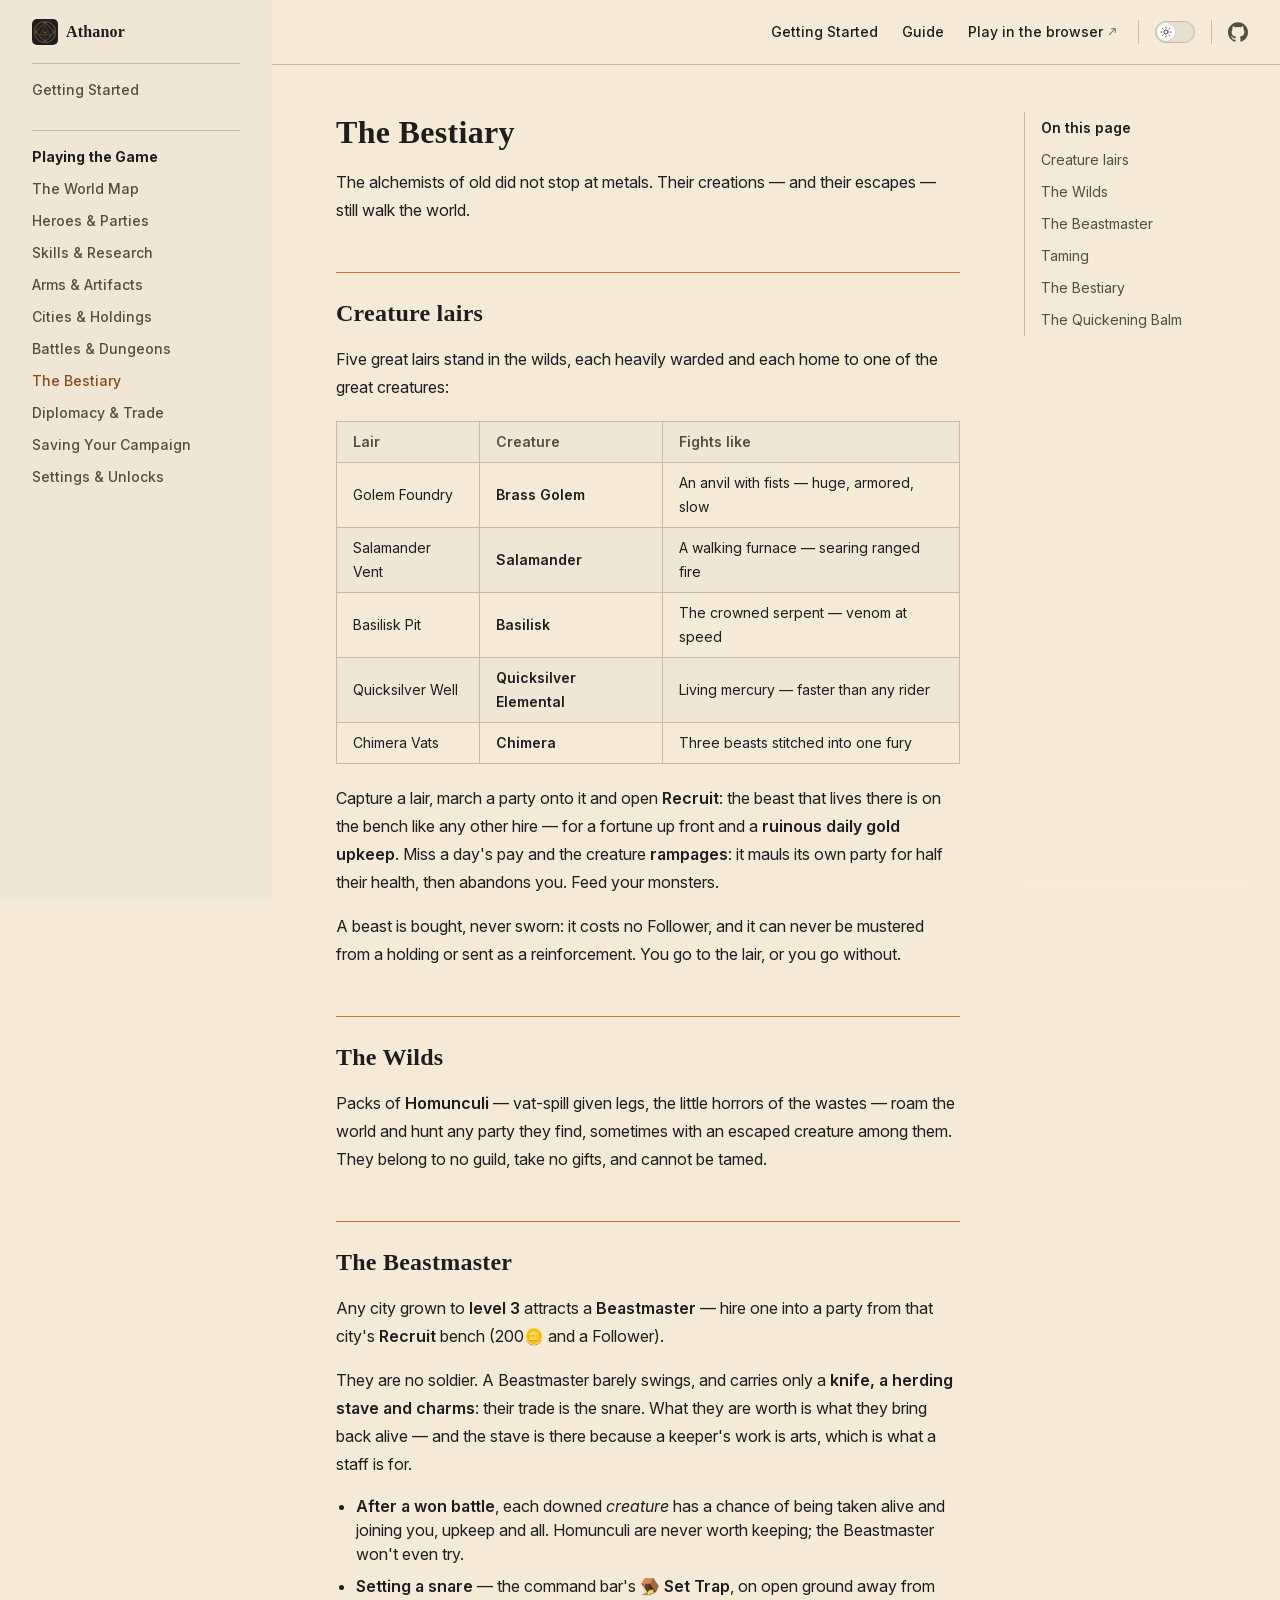
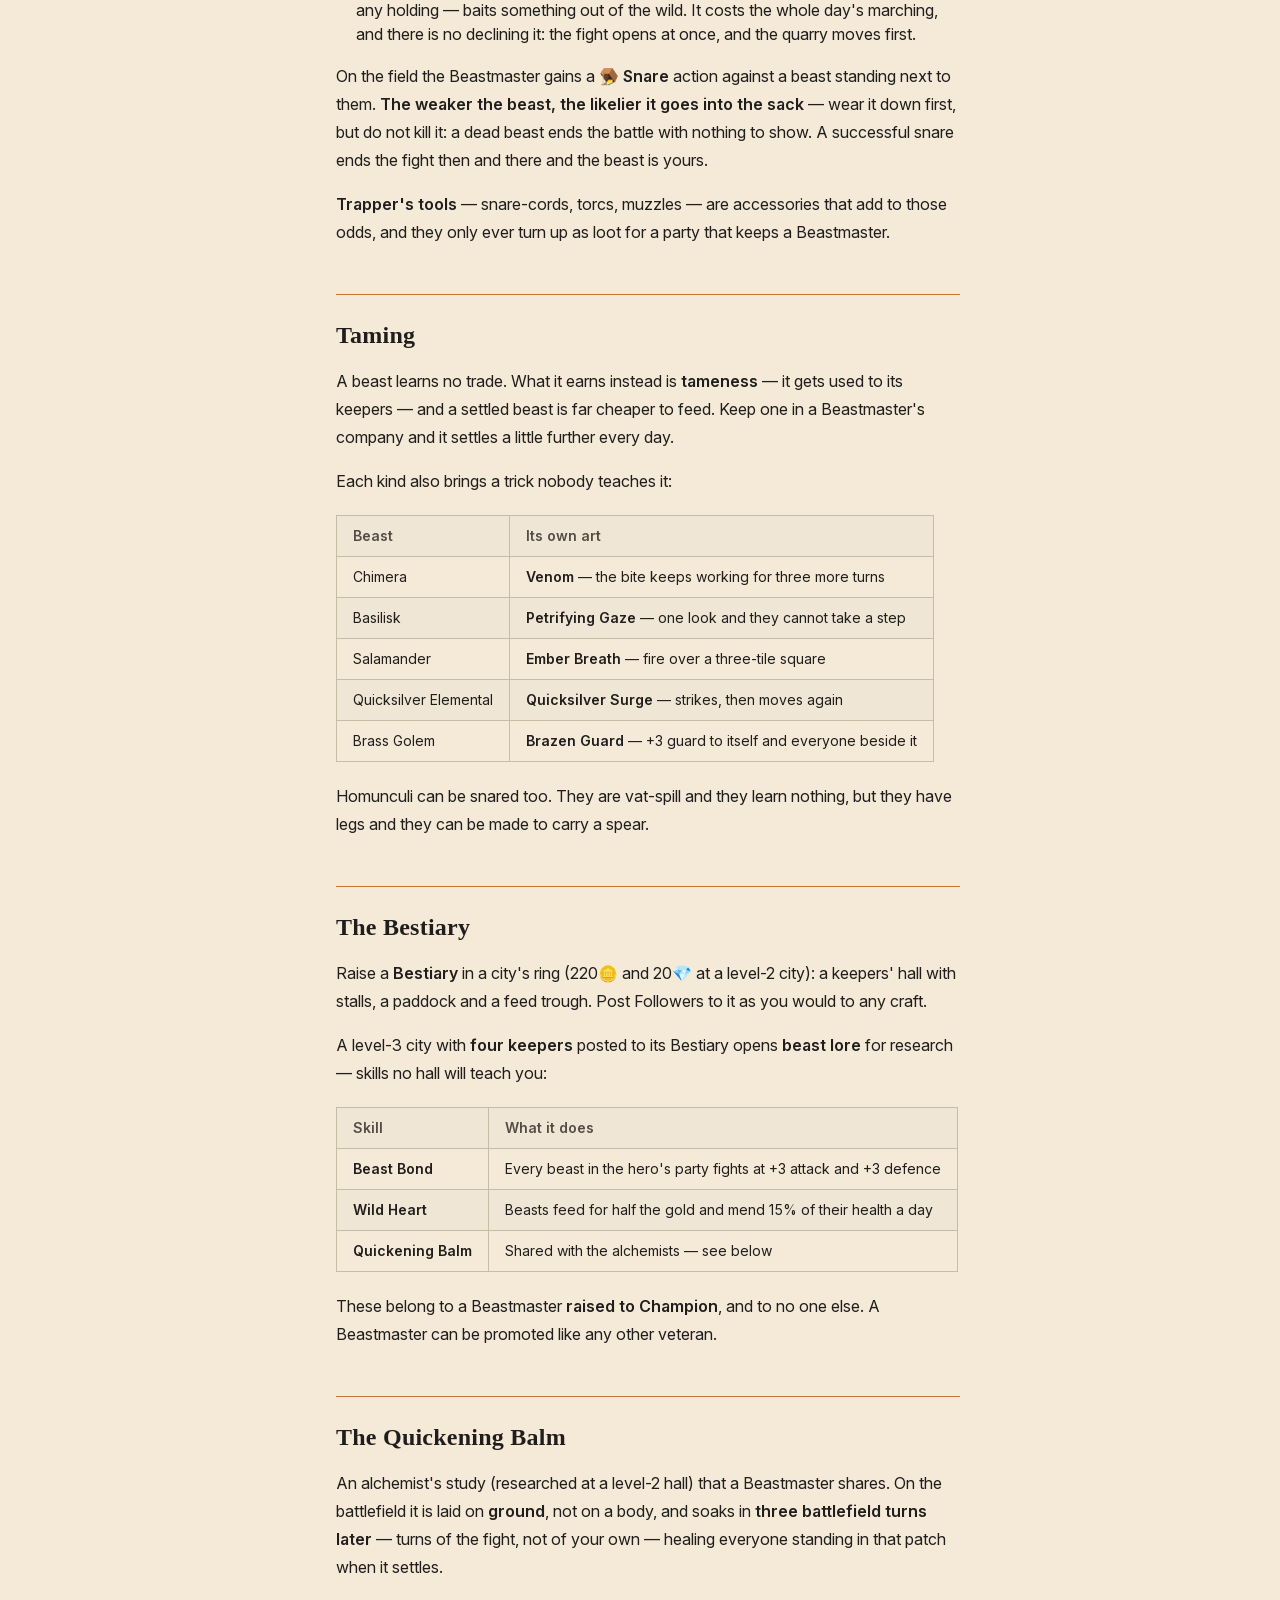
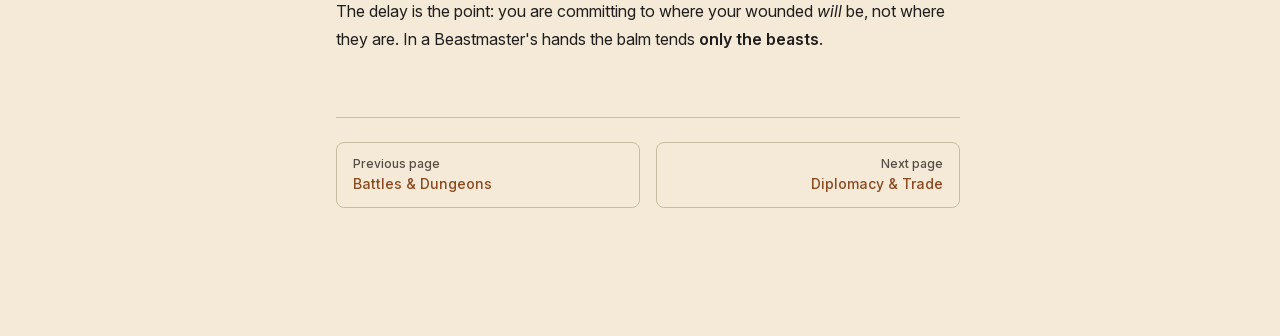
<file: guide/bestiary.html>
<!DOCTYPE html>
<html lang="en-US" dir="ltr">
  <head>
    <meta charset="utf-8">
    <meta name="viewport" content="width=device-width,initial-scale=1">
    <title>The Bestiary | Athanor</title>
    <meta name="description" content="Player guide for Athanor — a turn-based strategy game of guilds, alchemy, and the war for the blighted heart of the world.">
    <meta name="generator" content="VitePress v1.6.4">
    <link rel="preload stylesheet" href="/assets/style.zMlmPisL.css" as="style">
    <link rel="preload stylesheet" href="/vp-icons.css" as="style">
    
    <script type="module" src="/assets/app.CS9KpoOZ.js"></script>
    <link rel="preload" href="/assets/inter-roman-latin.Di8DUHzh.woff2" as="font" type="font/woff2" crossorigin="">
    <link rel="modulepreload" href="/assets/chunks/theme.DB_bHx0f.js">
    <link rel="modulepreload" href="/assets/chunks/framework.CShDTZbC.js">
    <link rel="modulepreload" href="/assets/guide_bestiary.md.BWFZptFt.lean.js">
    <link rel="icon" type="image/png" href="/favicon.png">
    <script id="check-dark-mode">(()=>{const e=localStorage.getItem("vitepress-theme-appearance")||"auto",a=window.matchMedia("(prefers-color-scheme: dark)").matches;(!e||e==="auto"?a:e==="dark")&&document.documentElement.classList.add("dark")})();</script>
    <script id="check-mac-os">document.documentElement.classList.toggle("mac",/Mac|iPhone|iPod|iPad/i.test(navigator.platform));</script>
  </head>
  <body>
    <div id="app"><div class="Layout" data-v-d8b57b2d><!--[--><!--]--><!--[--><span tabindex="-1" data-v-fcbfc0e0></span><a href="#VPContent" class="VPSkipLink visually-hidden" data-v-fcbfc0e0>Skip to content</a><!--]--><!----><header class="VPNav" data-v-d8b57b2d data-v-7ad780c2><div class="VPNavBar" data-v-7ad780c2 data-v-9fd4d1dd><div class="wrapper" data-v-9fd4d1dd><div class="container" data-v-9fd4d1dd><div class="title" data-v-9fd4d1dd><div class="VPNavBarTitle has-sidebar" data-v-9fd4d1dd data-v-9f43907a><a class="title" href="/" data-v-9f43907a><!--[--><!--]--><!--[--><img class="VPImage logo" src="/logo.png" alt data-v-ab19afbb><!--]--><span data-v-9f43907a>Athanor</span><!--[--><!--]--></a></div></div><div class="content" data-v-9fd4d1dd><div class="content-body" data-v-9fd4d1dd><!--[--><!--]--><div class="VPNavBarSearch search" data-v-9fd4d1dd><!----></div><nav aria-labelledby="main-nav-aria-label" class="VPNavBarMenu menu" data-v-9fd4d1dd data-v-afb2845e><span id="main-nav-aria-label" class="visually-hidden" data-v-afb2845e> Main Navigation </span><!--[--><!--[--><a class="VPLink link VPNavBarMenuLink" href="/getting-started.html" tabindex="0" data-v-afb2845e data-v-815115f5><!--[--><span data-v-815115f5>Getting Started</span><!--]--></a><!--]--><!--[--><a class="VPLink link VPNavBarMenuLink" href="/guide/world.html" tabindex="0" data-v-afb2845e data-v-815115f5><!--[--><span data-v-815115f5>Guide</span><!--]--></a><!--]--><!--[--><a class="VPLink link vp-external-link-icon VPNavBarMenuLink" href="https://play.athanor.games/" target="_blank" rel="noreferrer" tabindex="0" data-v-afb2845e data-v-815115f5><!--[--><span data-v-815115f5>Play in the browser</span><!--]--></a><!--]--><!--]--></nav><!----><div class="VPNavBarAppearance appearance" data-v-9fd4d1dd data-v-3f90c1a5><button class="VPSwitch VPSwitchAppearance" type="button" role="switch" title aria-checked="false" data-v-3f90c1a5 data-v-be9742d9 data-v-b4ccac88><span class="check" data-v-b4ccac88><span class="icon" data-v-b4ccac88><!--[--><span class="vpi-sun sun" data-v-be9742d9></span><span class="vpi-moon moon" data-v-be9742d9></span><!--]--></span></span></button></div><div class="VPSocialLinks VPNavBarSocialLinks social-links" data-v-9fd4d1dd data-v-ef6192dc data-v-e71e869c><!--[--><a class="VPSocialLink no-icon" href="https://github.com/Xander-Rudolph/athanor" aria-label="github" target="_blank" rel="noopener" data-v-e71e869c data-v-60a9a2d3><span class="vpi-social-github"></span></a><!--]--></div><div class="VPFlyout VPNavBarExtra extra" data-v-9fd4d1dd data-v-f953d92f data-v-bfe7971f><button type="button" class="button" aria-haspopup="true" aria-expanded="false" aria-label="extra navigation" data-v-bfe7971f><span class="vpi-more-horizontal icon" data-v-bfe7971f></span></button><div class="menu" data-v-bfe7971f><div class="VPMenu" data-v-bfe7971f data-v-20ed86d6><!----><!--[--><!--[--><!----><div class="group" data-v-f953d92f><div class="item appearance" data-v-f953d92f><p class="label" data-v-f953d92f>Appearance</p><div class="appearance-action" data-v-f953d92f><button class="VPSwitch VPSwitchAppearance" type="button" role="switch" title aria-checked="false" data-v-f953d92f data-v-be9742d9 data-v-b4ccac88><span class="check" data-v-b4ccac88><span class="icon" data-v-b4ccac88><!--[--><span class="vpi-sun sun" data-v-be9742d9></span><span class="vpi-moon moon" data-v-be9742d9></span><!--]--></span></span></button></div></div></div><div class="group" data-v-f953d92f><div class="item social-links" data-v-f953d92f><div class="VPSocialLinks social-links-list" data-v-f953d92f data-v-e71e869c><!--[--><a class="VPSocialLink no-icon" href="https://github.com/Xander-Rudolph/athanor" aria-label="github" target="_blank" rel="noopener" data-v-e71e869c data-v-60a9a2d3><span class="vpi-social-github"></span></a><!--]--></div></div></div><!--]--><!--]--></div></div></div><!--[--><!--]--><button type="button" class="VPNavBarHamburger hamburger" aria-label="mobile navigation" aria-expanded="false" aria-controls="VPNavScreen" data-v-9fd4d1dd data-v-6bee1efd><span class="container" data-v-6bee1efd><span class="top" data-v-6bee1efd></span><span class="middle" data-v-6bee1efd></span><span class="bottom" data-v-6bee1efd></span></span></button></div></div></div></div><div class="divider" data-v-9fd4d1dd><div class="divider-line" data-v-9fd4d1dd></div></div></div><!----></header><div class="VPLocalNav has-sidebar empty" data-v-d8b57b2d data-v-2488c25a><div class="container" data-v-2488c25a><button class="menu" aria-expanded="false" aria-controls="VPSidebarNav" data-v-2488c25a><span class="vpi-align-left menu-icon" data-v-2488c25a></span><span class="menu-text" data-v-2488c25a>Menu</span></button><div class="VPLocalNavOutlineDropdown" style="--vp-vh:0px;" data-v-2488c25a data-v-6b867909><button data-v-6b867909>Return to top</button><!----></div></div></div><aside class="VPSidebar" data-v-d8b57b2d data-v-42c4c606><div class="curtain" data-v-42c4c606></div><nav class="nav" id="VPSidebarNav" aria-labelledby="sidebar-aria-label" tabindex="-1" data-v-42c4c606><span class="visually-hidden" id="sidebar-aria-label" data-v-42c4c606> Sidebar Navigation </span><!--[--><!--]--><!--[--><div class="no-transition group" data-v-51288d80><section class="VPSidebarItem level-0" data-v-51288d80 data-v-0009425e><!----><div class="items" data-v-0009425e><!--[--><div class="VPSidebarItem level-1 is-link" data-v-0009425e><div class="item" data-v-0009425e><div class="indicator" data-v-0009425e></div><a class="VPLink link link" href="/getting-started.html" data-v-0009425e><!--[--><p class="text" data-v-0009425e>Getting Started</p><!--]--></a><!----></div><!----></div><!--]--></div></section></div><div class="no-transition group" data-v-51288d80><section class="VPSidebarItem level-0 has-active" data-v-51288d80 data-v-0009425e><div class="item" role="button" tabindex="0" data-v-0009425e><div class="indicator" data-v-0009425e></div><h2 class="text" data-v-0009425e>Playing the Game</h2><!----></div><div class="items" data-v-0009425e><!--[--><div class="VPSidebarItem level-1 is-link" data-v-0009425e><div class="item" data-v-0009425e><div class="indicator" data-v-0009425e></div><a class="VPLink link link" href="/guide/world.html" data-v-0009425e><!--[--><p class="text" data-v-0009425e>The World Map</p><!--]--></a><!----></div><!----></div><div class="VPSidebarItem level-1 is-link" data-v-0009425e><div class="item" data-v-0009425e><div class="indicator" data-v-0009425e></div><a class="VPLink link link" href="/guide/heroes.html" data-v-0009425e><!--[--><p class="text" data-v-0009425e>Heroes & Parties</p><!--]--></a><!----></div><!----></div><div class="VPSidebarItem level-1 is-link" data-v-0009425e><div class="item" data-v-0009425e><div class="indicator" data-v-0009425e></div><a class="VPLink link link" href="/guide/skills.html" data-v-0009425e><!--[--><p class="text" data-v-0009425e>Skills & Research</p><!--]--></a><!----></div><!----></div><div class="VPSidebarItem level-1 is-link" data-v-0009425e><div class="item" data-v-0009425e><div class="indicator" data-v-0009425e></div><a class="VPLink link link" href="/guide/artifacts.html" data-v-0009425e><!--[--><p class="text" data-v-0009425e>Arms & Artifacts</p><!--]--></a><!----></div><!----></div><div class="VPSidebarItem level-1 is-link" data-v-0009425e><div class="item" data-v-0009425e><div class="indicator" data-v-0009425e></div><a class="VPLink link link" href="/guide/cities.html" data-v-0009425e><!--[--><p class="text" data-v-0009425e>Cities & Holdings</p><!--]--></a><!----></div><!----></div><div class="VPSidebarItem level-1 is-link" data-v-0009425e><div class="item" data-v-0009425e><div class="indicator" data-v-0009425e></div><a class="VPLink link link" href="/guide/combat.html" data-v-0009425e><!--[--><p class="text" data-v-0009425e>Battles & Dungeons</p><!--]--></a><!----></div><!----></div><div class="VPSidebarItem level-1 is-link" data-v-0009425e><div class="item" data-v-0009425e><div class="indicator" data-v-0009425e></div><a class="VPLink link link" href="/guide/bestiary.html" data-v-0009425e><!--[--><p class="text" data-v-0009425e>The Bestiary</p><!--]--></a><!----></div><!----></div><div class="VPSidebarItem level-1 is-link" data-v-0009425e><div class="item" data-v-0009425e><div class="indicator" data-v-0009425e></div><a class="VPLink link link" href="/guide/diplomacy.html" data-v-0009425e><!--[--><p class="text" data-v-0009425e>Diplomacy & Trade</p><!--]--></a><!----></div><!----></div><div class="VPSidebarItem level-1 is-link" data-v-0009425e><div class="item" data-v-0009425e><div class="indicator" data-v-0009425e></div><a class="VPLink link link" href="/guide/saving.html" data-v-0009425e><!--[--><p class="text" data-v-0009425e>Saving Your Campaign</p><!--]--></a><!----></div><!----></div><div class="VPSidebarItem level-1 is-link" data-v-0009425e><div class="item" data-v-0009425e><div class="indicator" data-v-0009425e></div><a class="VPLink link link" href="/guide/settings.html" data-v-0009425e><!--[--><p class="text" data-v-0009425e>Settings & Unlocks</p><!--]--></a><!----></div><!----></div><!--]--></div></section></div><!--]--><!--[--><!--]--></nav></aside><div class="VPContent has-sidebar" id="VPContent" data-v-d8b57b2d data-v-9a6c75ad><div class="VPDoc has-sidebar has-aside" data-v-9a6c75ad data-v-e6f2a212><!--[--><!--]--><div class="container" data-v-e6f2a212><div class="aside" data-v-e6f2a212><div class="aside-curtain" data-v-e6f2a212></div><div class="aside-container" data-v-e6f2a212><div class="aside-content" data-v-e6f2a212><div class="VPDocAside" data-v-e6f2a212 data-v-cb998dce><!--[--><!--]--><!--[--><!--]--><nav aria-labelledby="doc-outline-aria-label" class="VPDocAsideOutline" data-v-cb998dce data-v-f610f197><div class="content" data-v-f610f197><div class="outline-marker" data-v-f610f197></div><div aria-level="2" class="outline-title" id="doc-outline-aria-label" role="heading" data-v-f610f197>On this page</div><ul class="VPDocOutlineItem root" data-v-f610f197 data-v-53c99d69><!--[--><!--]--></ul></div></nav><!--[--><!--]--><div class="spacer" data-v-cb998dce></div><!--[--><!--]--><!----><!--[--><!--]--><!--[--><!--]--></div></div></div></div><div class="content" data-v-e6f2a212><div class="content-container" data-v-e6f2a212><!--[--><!--]--><main class="main" data-v-e6f2a212><div style="position:relative;" class="vp-doc _guide_bestiary" data-v-e6f2a212><div><h1 id="the-bestiary" tabindex="-1">The Bestiary <a class="header-anchor" href="#the-bestiary" aria-label="Permalink to &quot;The Bestiary&quot;">​</a></h1><p>The alchemists of old did not stop at metals. Their creations — and their escapes — still walk the world.</p><h2 id="creature-lairs" tabindex="-1">Creature lairs <a class="header-anchor" href="#creature-lairs" aria-label="Permalink to &quot;Creature lairs&quot;">​</a></h2><p>Five great lairs stand in the wilds, each heavily warded and each home to one of the great creatures:</p><table tabindex="0"><thead><tr><th>Lair</th><th>Creature</th><th>Fights like</th></tr></thead><tbody><tr><td>Golem Foundry</td><td><strong>Brass Golem</strong></td><td>An anvil with fists — huge, armored, slow</td></tr><tr><td>Salamander Vent</td><td><strong>Salamander</strong></td><td>A walking furnace — searing ranged fire</td></tr><tr><td>Basilisk Pit</td><td><strong>Basilisk</strong></td><td>The crowned serpent — venom at speed</td></tr><tr><td>Quicksilver Well</td><td><strong>Quicksilver Elemental</strong></td><td>Living mercury — faster than any rider</td></tr><tr><td>Chimera Vats</td><td><strong>Chimera</strong></td><td>Three beasts stitched into one fury</td></tr></tbody></table><p>Capture a lair, march a party onto it and open <strong>Recruit</strong>: the beast that lives there is on the bench like any other hire — for a fortune up front and a <strong>ruinous daily gold upkeep</strong>. Miss a day&#39;s pay and the creature <strong>rampages</strong>: it mauls its own party for half their health, then abandons you. Feed your monsters.</p><p>A beast is bought, never sworn: it costs no Follower, and it can never be mustered from a holding or sent as a reinforcement. You go to the lair, or you go without.</p><h2 id="the-wilds" tabindex="-1">The Wilds <a class="header-anchor" href="#the-wilds" aria-label="Permalink to &quot;The Wilds&quot;">​</a></h2><p>Packs of <strong>Homunculi</strong> — vat-spill given legs, the little horrors of the wastes — roam the world and hunt any party they find, sometimes with an escaped creature among them. They belong to no guild, take no gifts, and cannot be tamed.</p><h2 id="the-beastmaster" tabindex="-1">The Beastmaster <a class="header-anchor" href="#the-beastmaster" aria-label="Permalink to &quot;The Beastmaster&quot;">​</a></h2><p>Any city grown to <strong>level 3</strong> attracts a <strong>Beastmaster</strong> — hire one into a party from that city&#39;s <strong>Recruit</strong> bench (200🪙 and a Follower).</p><p>They are no soldier. A Beastmaster barely swings, and carries only a <strong>knife, a herding stave and charms</strong>: their trade is the snare. What they are worth is what they bring back alive — and the stave is there because a keeper&#39;s work is arts, which is what a staff is for.</p><ul><li><strong>After a won battle</strong>, each downed <em>creature</em> has a chance of being taken alive and joining you, upkeep and all. Homunculi are never worth keeping; the Beastmaster won&#39;t even try.</li><li><strong>Setting a snare</strong> — the command bar&#39;s 🪤 <strong>Set Trap</strong>, on open ground away from any holding — baits something out of the wild. It costs the whole day&#39;s marching, and there is no declining it: the fight opens at once, and the quarry moves first.</li></ul><p>On the field the Beastmaster gains a <strong>🪤 Snare</strong> action against a beast standing next to them. <strong>The weaker the beast, the likelier it goes into the sack</strong> — wear it down first, but do not kill it: a dead beast ends the battle with nothing to show. A successful snare ends the fight then and there and the beast is yours.</p><p><strong>Trapper&#39;s tools</strong> — snare-cords, torcs, muzzles — are accessories that add to those odds, and they only ever turn up as loot for a party that keeps a Beastmaster.</p><h2 id="taming" tabindex="-1">Taming <a class="header-anchor" href="#taming" aria-label="Permalink to &quot;Taming&quot;">​</a></h2><p>A beast learns no trade. What it earns instead is <strong>tameness</strong> — it gets used to its keepers — and a settled beast is far cheaper to feed. Keep one in a Beastmaster&#39;s company and it settles a little further every day.</p><p>Each kind also brings a trick nobody teaches it:</p><table tabindex="0"><thead><tr><th>Beast</th><th>Its own art</th></tr></thead><tbody><tr><td>Chimera</td><td><strong>Venom</strong> — the bite keeps working for three more turns</td></tr><tr><td>Basilisk</td><td><strong>Petrifying Gaze</strong> — one look and they cannot take a step</td></tr><tr><td>Salamander</td><td><strong>Ember Breath</strong> — fire over a three-tile square</td></tr><tr><td>Quicksilver Elemental</td><td><strong>Quicksilver Surge</strong> — strikes, then moves again</td></tr><tr><td>Brass Golem</td><td><strong>Brazen Guard</strong> — +3 guard to itself and everyone beside it</td></tr></tbody></table><p>Homunculi can be snared too. They are vat-spill and they learn nothing, but they have legs and they can be made to carry a spear.</p><h2 id="the-bestiary-1" tabindex="-1">The Bestiary <a class="header-anchor" href="#the-bestiary-1" aria-label="Permalink to &quot;The Bestiary&quot;">​</a></h2><p>Raise a <strong>Bestiary</strong> in a city&#39;s ring (220🪙 and 20💎 at a level-2 city): a keepers&#39; hall with stalls, a paddock and a feed trough. Post Followers to it as you would to any craft.</p><p>A level-3 city with <strong>four keepers</strong> posted to its Bestiary opens <strong>beast lore</strong> for research — skills no hall will teach you:</p><table tabindex="0"><thead><tr><th>Skill</th><th>What it does</th></tr></thead><tbody><tr><td><strong>Beast Bond</strong></td><td>Every beast in the hero&#39;s party fights at +3 attack and +3 defence</td></tr><tr><td><strong>Wild Heart</strong></td><td>Beasts feed for half the gold and mend 15% of their health a day</td></tr><tr><td><strong>Quickening Balm</strong></td><td>Shared with the alchemists — see below</td></tr></tbody></table><p>These belong to a Beastmaster <strong>raised to Champion</strong>, and to no one else. A Beastmaster can be promoted like any other veteran.</p><h2 id="the-quickening-balm" tabindex="-1">The Quickening Balm <a class="header-anchor" href="#the-quickening-balm" aria-label="Permalink to &quot;The Quickening Balm&quot;">​</a></h2><p>An alchemist&#39;s study (researched at a level-2 hall) that a Beastmaster shares. On the battlefield it is laid on <strong>ground</strong>, not on a body, and soaks in <strong>three battlefield turns later</strong> — turns of the fight, not of your own — healing everyone standing in that patch when it settles.</p><p>The delay is the point: you are committing to where your wounded <em>will</em> be, not where they are. In a Beastmaster&#39;s hands the balm tends <strong>only the beasts</strong>.</p></div></div></main><footer class="VPDocFooter" data-v-e6f2a212 data-v-1bcd8184><!--[--><!--]--><!----><nav class="prev-next" aria-labelledby="doc-footer-aria-label" data-v-1bcd8184><span class="visually-hidden" id="doc-footer-aria-label" data-v-1bcd8184>Pager</span><div class="pager" data-v-1bcd8184><a class="VPLink link pager-link prev" href="/guide/combat.html" data-v-1bcd8184><!--[--><span class="desc" data-v-1bcd8184>Previous page</span><span class="title" data-v-1bcd8184>Battles & Dungeons</span><!--]--></a></div><div class="pager" data-v-1bcd8184><a class="VPLink link pager-link next" href="/guide/diplomacy.html" data-v-1bcd8184><!--[--><span class="desc" data-v-1bcd8184>Next page</span><span class="title" data-v-1bcd8184>Diplomacy & Trade</span><!--]--></a></div></nav></footer><!--[--><!--]--></div></div></div><!--[--><!--]--></div></div><footer class="VPFooter has-sidebar" data-v-d8b57b2d data-v-566314d4><div class="container" data-v-566314d4><p class="message" data-v-566314d4>Seven guilds, one blighted world, and the Great Work.</p><!----></div></footer><!--[--><!--]--></div></div>
    <script>window.__VP_HASH_MAP__=JSON.parse("{\"getting-started.md\":\"BIBrC58D\",\"guide_artifacts.md\":\"D2sXM8uT\",\"guide_bestiary.md\":\"BWFZptFt\",\"guide_cities.md\":\"8rqQKAmU\",\"guide_combat.md\":\"CKlGulzK\",\"guide_diplomacy.md\":\"B-I2Ewkw\",\"guide_heroes.md\":\"p76jD3Uj\",\"guide_saving.md\":\"uKARSjEd\",\"guide_settings.md\":\"CPcANh4O\",\"guide_skills.md\":\"CmdkVqu4\",\"guide_world.md\":\"DTzR8hFW\",\"index.md\":\"JroTo_hh\"}");window.__VP_SITE_DATA__=JSON.parse("{\"lang\":\"en-US\",\"dir\":\"ltr\",\"title\":\"Athanor\",\"description\":\"Player guide for Athanor — a turn-based strategy game of guilds, alchemy, and the war for the blighted heart of the world.\",\"base\":\"/\",\"head\":[],\"router\":{\"prefetchLinks\":true},\"appearance\":true,\"themeConfig\":{\"logo\":\"/logo.png\",\"nav\":[{\"text\":\"Getting Started\",\"link\":\"/getting-started\"},{\"text\":\"Guide\",\"link\":\"/guide/world\"},{\"text\":\"Play in the browser\",\"link\":\"https://play.athanor.games/\"}],\"sidebar\":[{\"text\":\"Getting Started\",\"link\":\"/getting-started\"},{\"text\":\"Playing the Game\",\"items\":[{\"text\":\"The World Map\",\"link\":\"/guide/world\"},{\"text\":\"Heroes & Parties\",\"link\":\"/guide/heroes\"},{\"text\":\"Skills & Research\",\"link\":\"/guide/skills\"},{\"text\":\"Arms & Artifacts\",\"link\":\"/guide/artifacts\"},{\"text\":\"Cities & Holdings\",\"link\":\"/guide/cities\"},{\"text\":\"Battles & Dungeons\",\"link\":\"/guide/combat\"},{\"text\":\"The Bestiary\",\"link\":\"/guide/bestiary\"},{\"text\":\"Diplomacy & Trade\",\"link\":\"/guide/diplomacy\"},{\"text\":\"Saving Your Campaign\",\"link\":\"/guide/saving\"},{\"text\":\"Settings & Unlocks\",\"link\":\"/guide/settings\"}]}],\"socialLinks\":[{\"icon\":\"github\",\"link\":\"https://github.com/Xander-Rudolph/athanor\"}],\"footer\":{\"message\":\"Seven guilds, one blighted world, and the Great Work.\"}},\"locales\":{},\"scrollOffset\":134,\"cleanUrls\":false}");</script>
    
  </body>
</html>
</file>
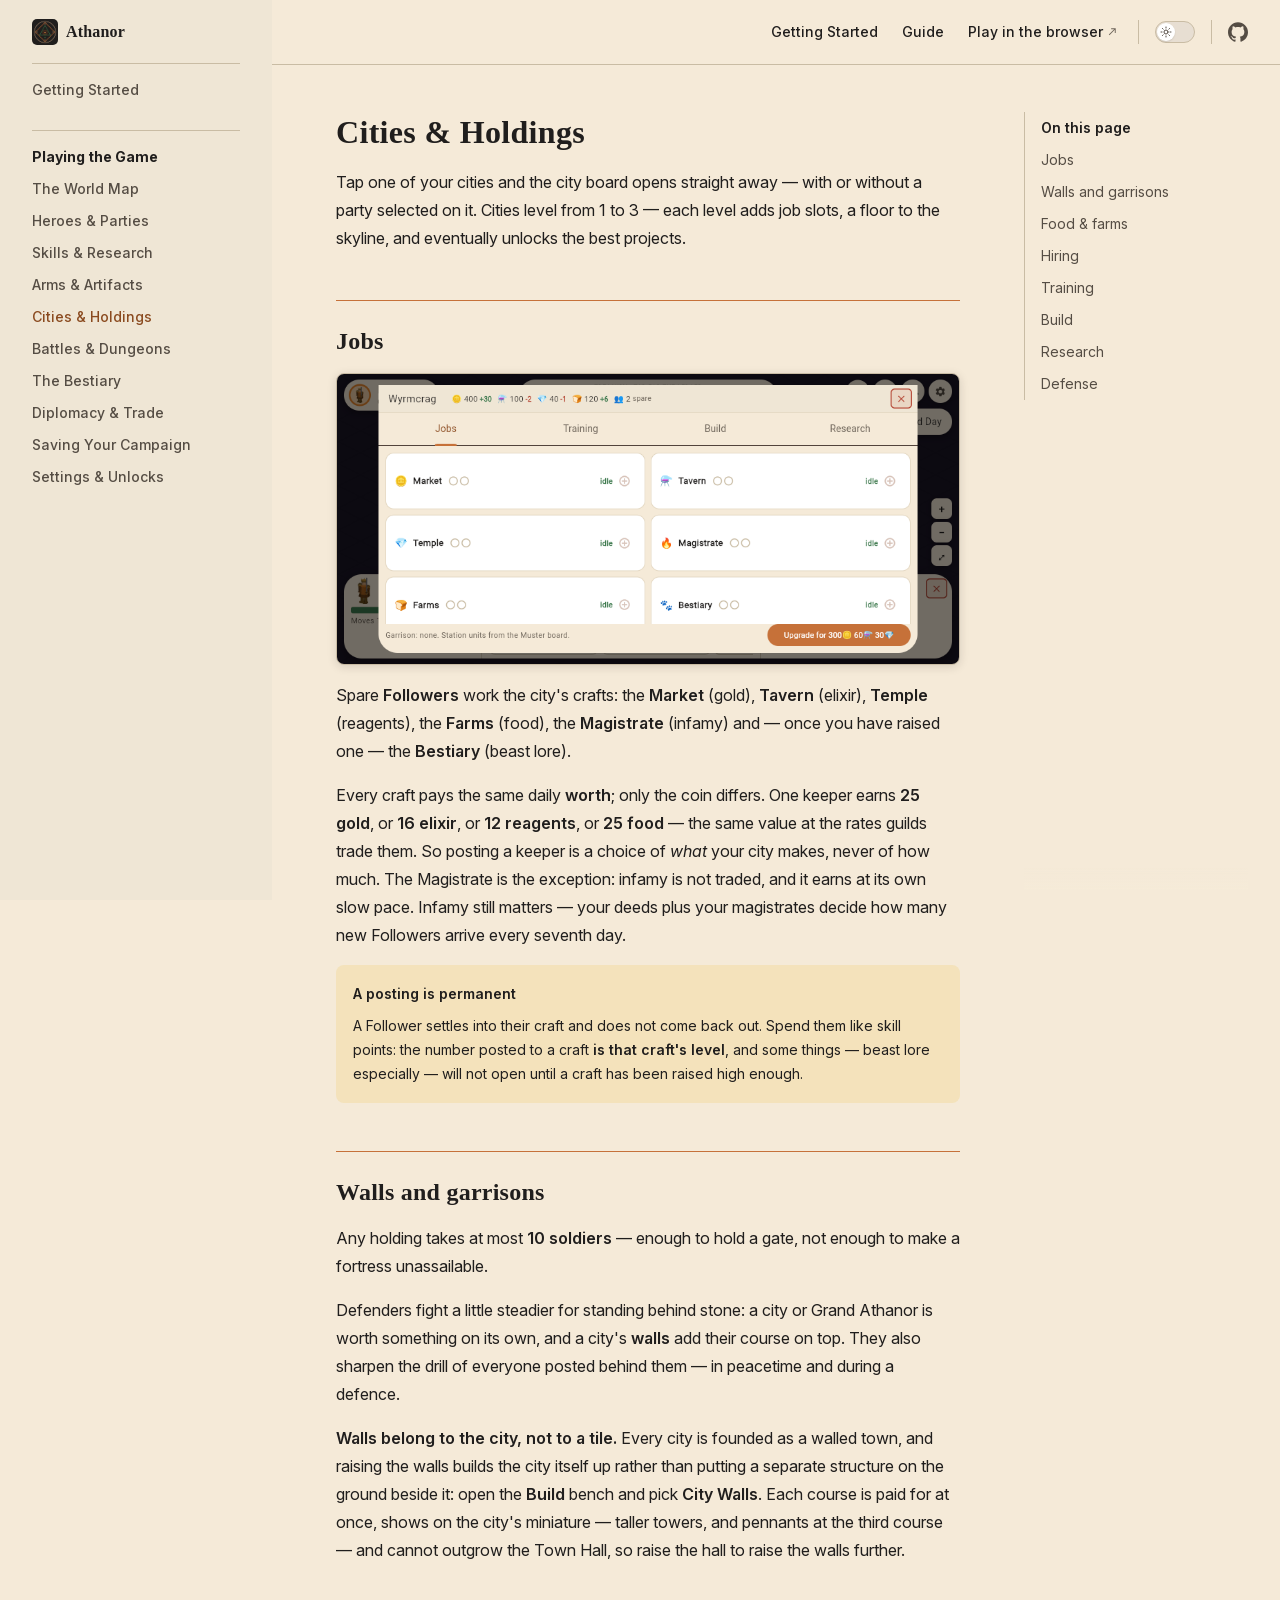
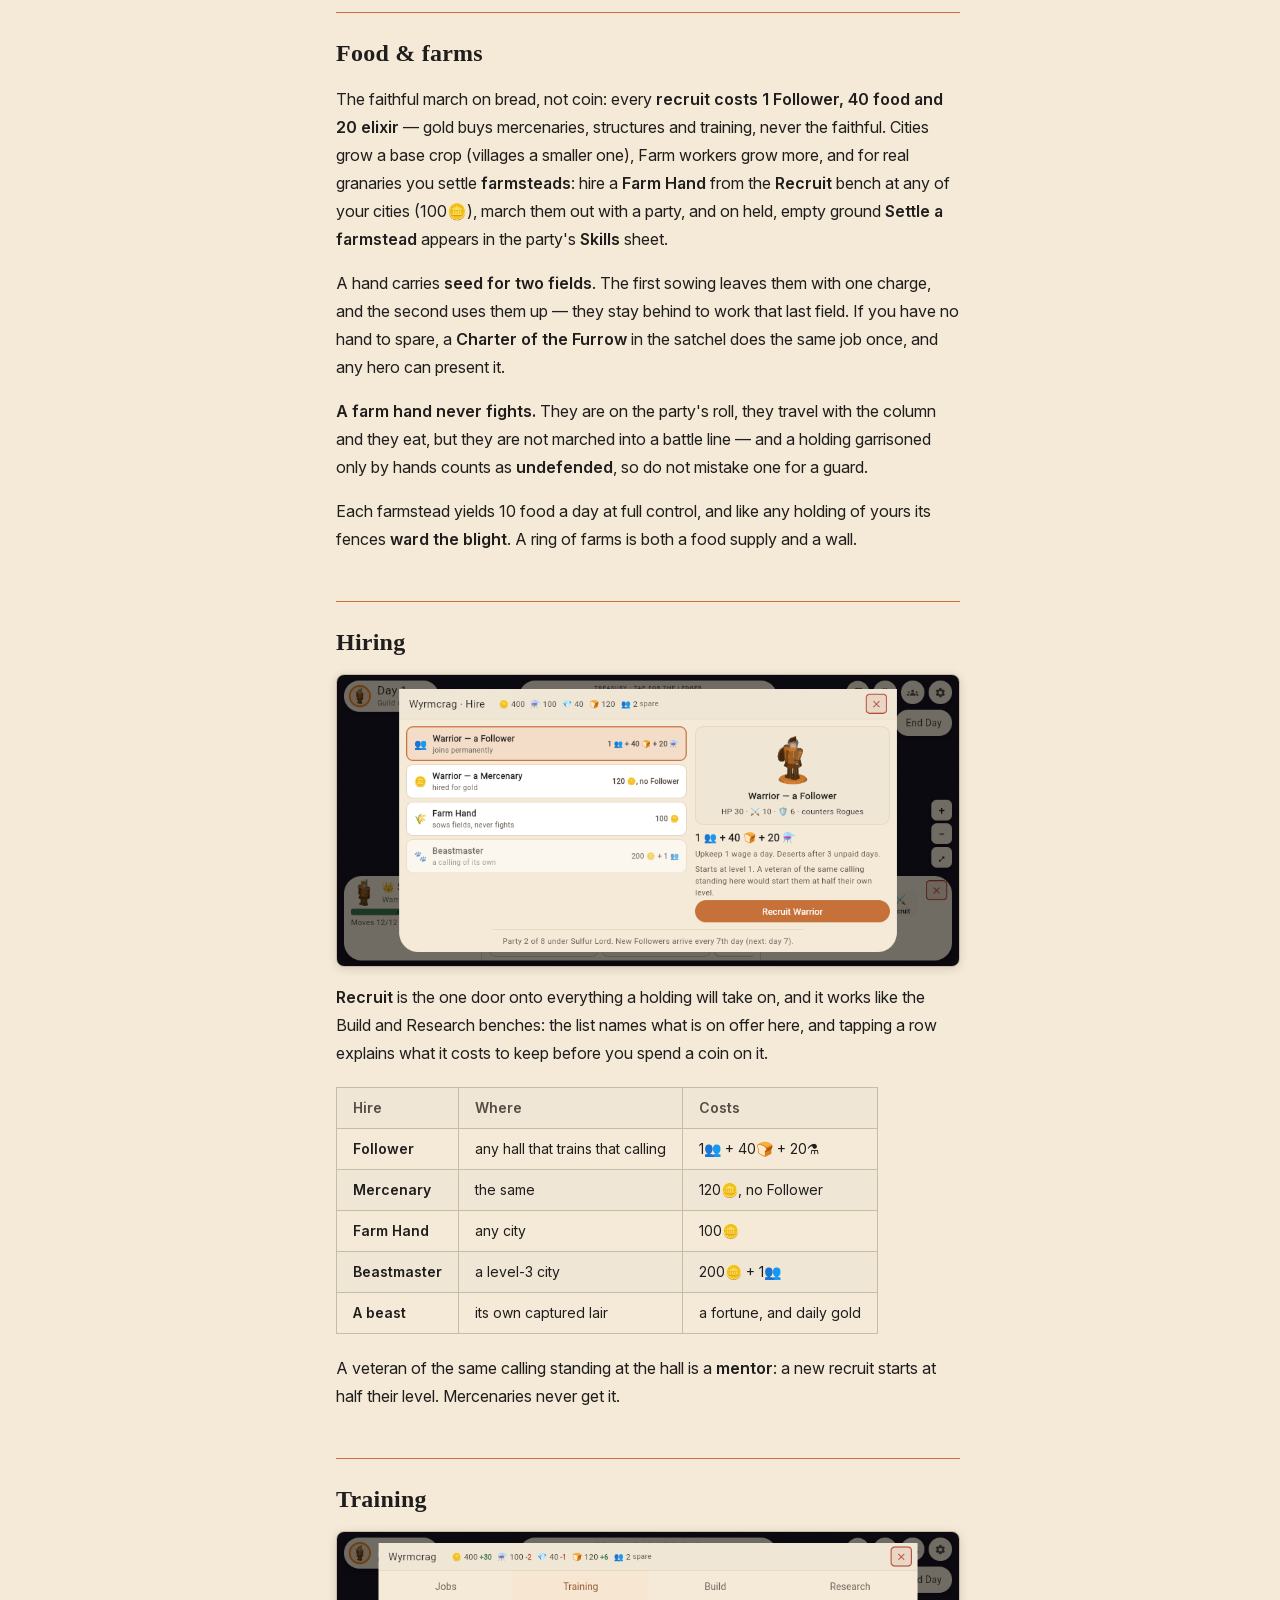
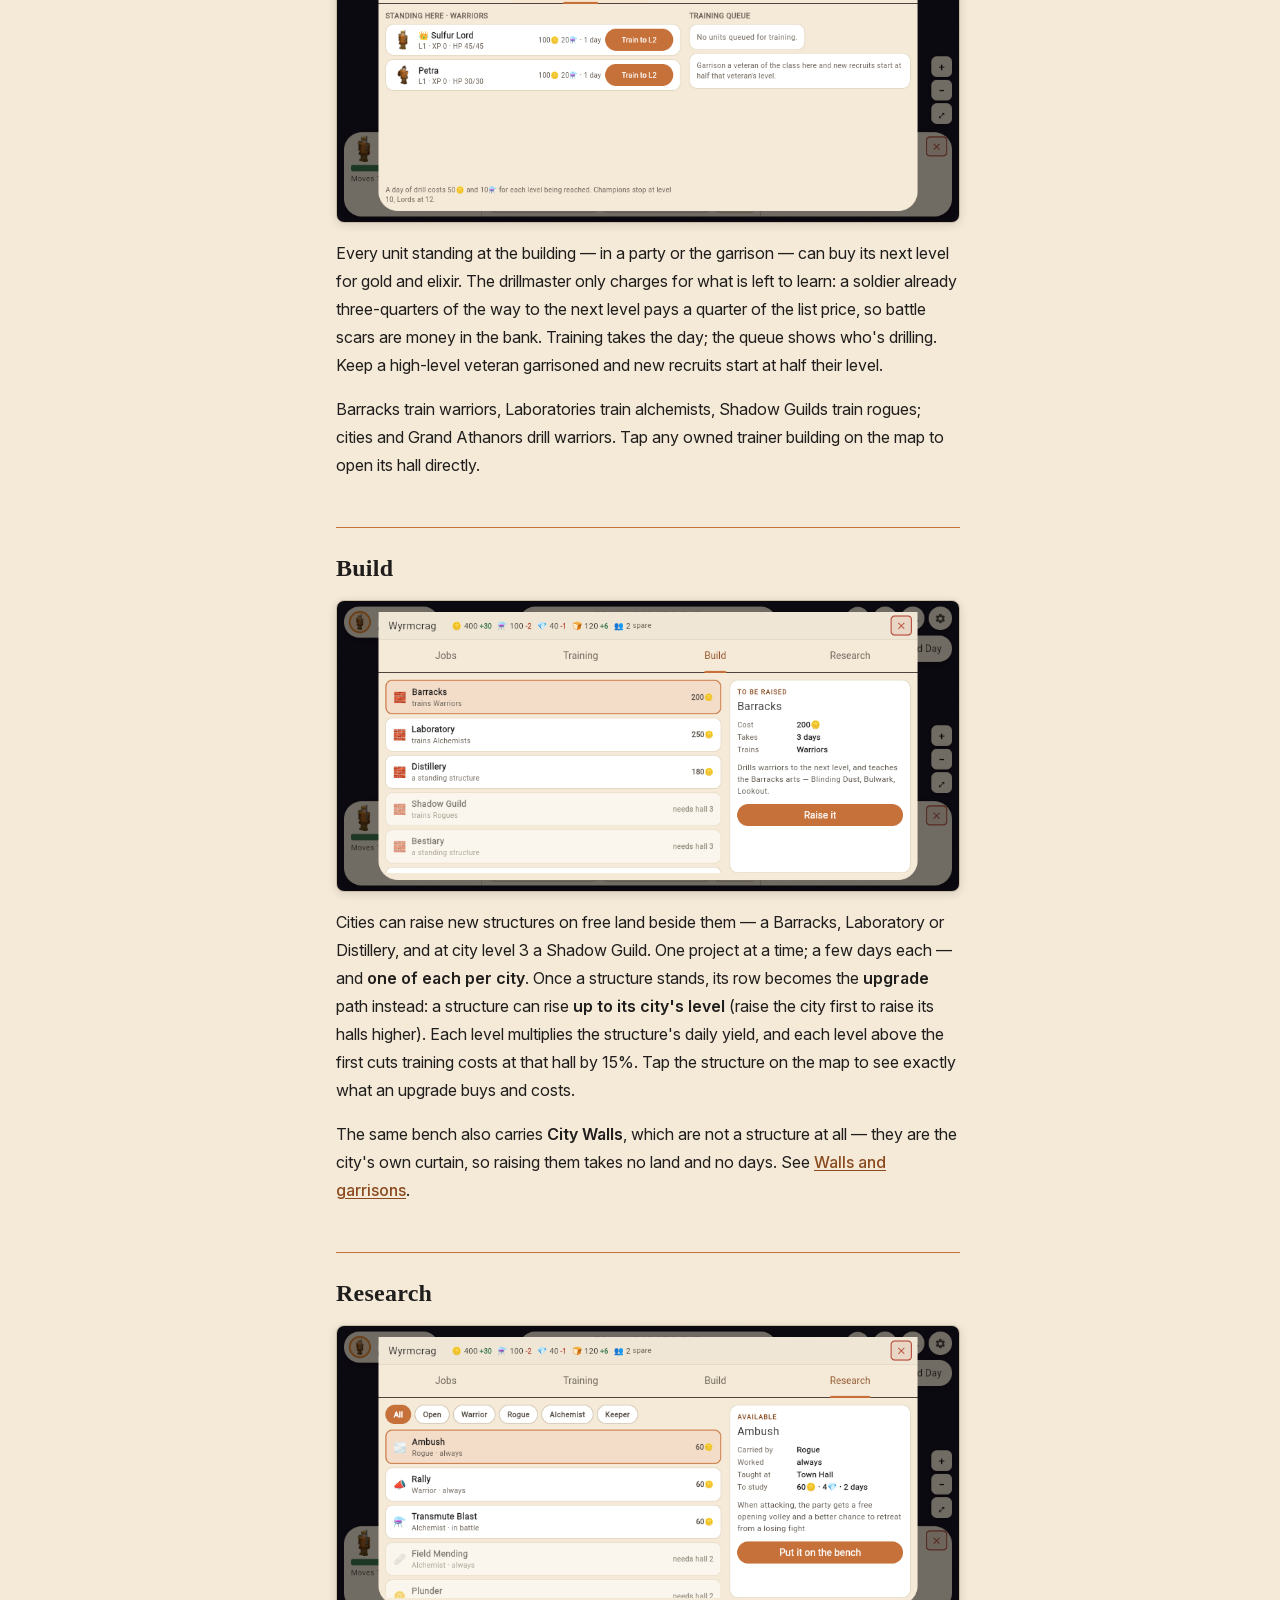
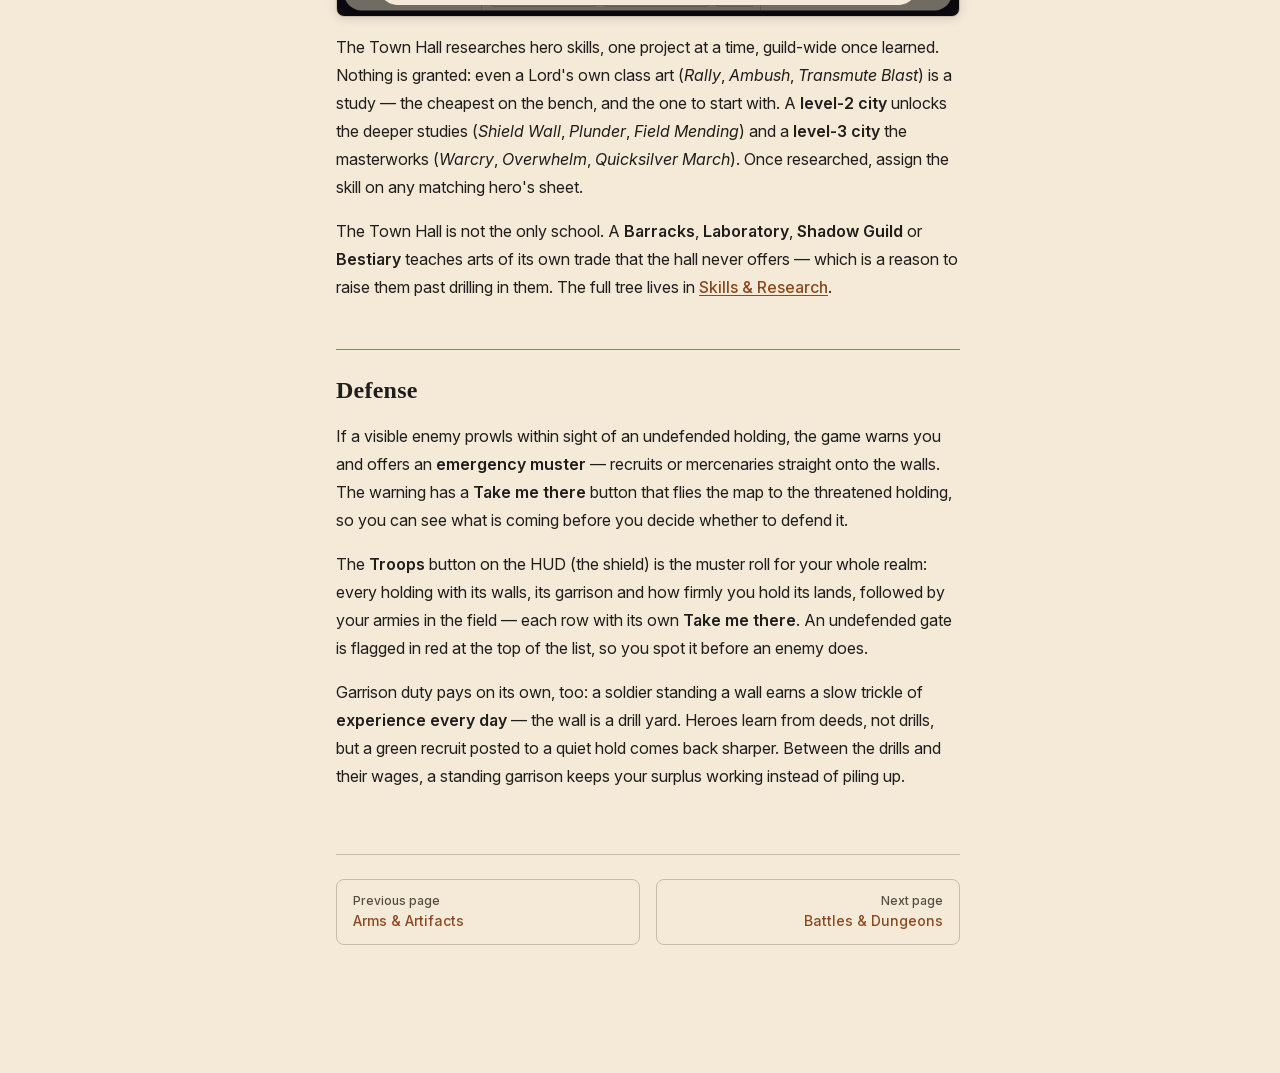
<file: guide/cities.html>
<!DOCTYPE html>
<html lang="en-US" dir="ltr">
  <head>
    <meta charset="utf-8">
    <meta name="viewport" content="width=device-width,initial-scale=1">
    <title>Cities &amp; Holdings | Athanor</title>
    <meta name="description" content="Player guide for Athanor — a turn-based strategy game of guilds, alchemy, and the war for the blighted heart of the world.">
    <meta name="generator" content="VitePress v1.6.4">
    <link rel="preload stylesheet" href="/assets/style.zMlmPisL.css" as="style">
    <link rel="preload stylesheet" href="/vp-icons.css" as="style">
    
    <script type="module" src="/assets/app.CS9KpoOZ.js"></script>
    <link rel="preload" href="/assets/inter-roman-latin.Di8DUHzh.woff2" as="font" type="font/woff2" crossorigin="">
    <link rel="modulepreload" href="/assets/chunks/theme.DB_bHx0f.js">
    <link rel="modulepreload" href="/assets/chunks/framework.CShDTZbC.js">
    <link rel="modulepreload" href="/assets/guide_cities.md.8rqQKAmU.lean.js">
    <link rel="icon" type="image/png" href="/favicon.png">
    <script id="check-dark-mode">(()=>{const e=localStorage.getItem("vitepress-theme-appearance")||"auto",a=window.matchMedia("(prefers-color-scheme: dark)").matches;(!e||e==="auto"?a:e==="dark")&&document.documentElement.classList.add("dark")})();</script>
    <script id="check-mac-os">document.documentElement.classList.toggle("mac",/Mac|iPhone|iPod|iPad/i.test(navigator.platform));</script>
  </head>
  <body>
    <div id="app"><div class="Layout" data-v-d8b57b2d><!--[--><!--]--><!--[--><span tabindex="-1" data-v-fcbfc0e0></span><a href="#VPContent" class="VPSkipLink visually-hidden" data-v-fcbfc0e0>Skip to content</a><!--]--><!----><header class="VPNav" data-v-d8b57b2d data-v-7ad780c2><div class="VPNavBar" data-v-7ad780c2 data-v-9fd4d1dd><div class="wrapper" data-v-9fd4d1dd><div class="container" data-v-9fd4d1dd><div class="title" data-v-9fd4d1dd><div class="VPNavBarTitle has-sidebar" data-v-9fd4d1dd data-v-9f43907a><a class="title" href="/" data-v-9f43907a><!--[--><!--]--><!--[--><img class="VPImage logo" src="/logo.png" alt data-v-ab19afbb><!--]--><span data-v-9f43907a>Athanor</span><!--[--><!--]--></a></div></div><div class="content" data-v-9fd4d1dd><div class="content-body" data-v-9fd4d1dd><!--[--><!--]--><div class="VPNavBarSearch search" data-v-9fd4d1dd><!----></div><nav aria-labelledby="main-nav-aria-label" class="VPNavBarMenu menu" data-v-9fd4d1dd data-v-afb2845e><span id="main-nav-aria-label" class="visually-hidden" data-v-afb2845e> Main Navigation </span><!--[--><!--[--><a class="VPLink link VPNavBarMenuLink" href="/getting-started.html" tabindex="0" data-v-afb2845e data-v-815115f5><!--[--><span data-v-815115f5>Getting Started</span><!--]--></a><!--]--><!--[--><a class="VPLink link VPNavBarMenuLink" href="/guide/world.html" tabindex="0" data-v-afb2845e data-v-815115f5><!--[--><span data-v-815115f5>Guide</span><!--]--></a><!--]--><!--[--><a class="VPLink link vp-external-link-icon VPNavBarMenuLink" href="https://play.athanor.games/" target="_blank" rel="noreferrer" tabindex="0" data-v-afb2845e data-v-815115f5><!--[--><span data-v-815115f5>Play in the browser</span><!--]--></a><!--]--><!--]--></nav><!----><div class="VPNavBarAppearance appearance" data-v-9fd4d1dd data-v-3f90c1a5><button class="VPSwitch VPSwitchAppearance" type="button" role="switch" title aria-checked="false" data-v-3f90c1a5 data-v-be9742d9 data-v-b4ccac88><span class="check" data-v-b4ccac88><span class="icon" data-v-b4ccac88><!--[--><span class="vpi-sun sun" data-v-be9742d9></span><span class="vpi-moon moon" data-v-be9742d9></span><!--]--></span></span></button></div><div class="VPSocialLinks VPNavBarSocialLinks social-links" data-v-9fd4d1dd data-v-ef6192dc data-v-e71e869c><!--[--><a class="VPSocialLink no-icon" href="https://github.com/Xander-Rudolph/athanor" aria-label="github" target="_blank" rel="noopener" data-v-e71e869c data-v-60a9a2d3><span class="vpi-social-github"></span></a><!--]--></div><div class="VPFlyout VPNavBarExtra extra" data-v-9fd4d1dd data-v-f953d92f data-v-bfe7971f><button type="button" class="button" aria-haspopup="true" aria-expanded="false" aria-label="extra navigation" data-v-bfe7971f><span class="vpi-more-horizontal icon" data-v-bfe7971f></span></button><div class="menu" data-v-bfe7971f><div class="VPMenu" data-v-bfe7971f data-v-20ed86d6><!----><!--[--><!--[--><!----><div class="group" data-v-f953d92f><div class="item appearance" data-v-f953d92f><p class="label" data-v-f953d92f>Appearance</p><div class="appearance-action" data-v-f953d92f><button class="VPSwitch VPSwitchAppearance" type="button" role="switch" title aria-checked="false" data-v-f953d92f data-v-be9742d9 data-v-b4ccac88><span class="check" data-v-b4ccac88><span class="icon" data-v-b4ccac88><!--[--><span class="vpi-sun sun" data-v-be9742d9></span><span class="vpi-moon moon" data-v-be9742d9></span><!--]--></span></span></button></div></div></div><div class="group" data-v-f953d92f><div class="item social-links" data-v-f953d92f><div class="VPSocialLinks social-links-list" data-v-f953d92f data-v-e71e869c><!--[--><a class="VPSocialLink no-icon" href="https://github.com/Xander-Rudolph/athanor" aria-label="github" target="_blank" rel="noopener" data-v-e71e869c data-v-60a9a2d3><span class="vpi-social-github"></span></a><!--]--></div></div></div><!--]--><!--]--></div></div></div><!--[--><!--]--><button type="button" class="VPNavBarHamburger hamburger" aria-label="mobile navigation" aria-expanded="false" aria-controls="VPNavScreen" data-v-9fd4d1dd data-v-6bee1efd><span class="container" data-v-6bee1efd><span class="top" data-v-6bee1efd></span><span class="middle" data-v-6bee1efd></span><span class="bottom" data-v-6bee1efd></span></span></button></div></div></div></div><div class="divider" data-v-9fd4d1dd><div class="divider-line" data-v-9fd4d1dd></div></div></div><!----></header><div class="VPLocalNav has-sidebar empty" data-v-d8b57b2d data-v-2488c25a><div class="container" data-v-2488c25a><button class="menu" aria-expanded="false" aria-controls="VPSidebarNav" data-v-2488c25a><span class="vpi-align-left menu-icon" data-v-2488c25a></span><span class="menu-text" data-v-2488c25a>Menu</span></button><div class="VPLocalNavOutlineDropdown" style="--vp-vh:0px;" data-v-2488c25a data-v-6b867909><button data-v-6b867909>Return to top</button><!----></div></div></div><aside class="VPSidebar" data-v-d8b57b2d data-v-42c4c606><div class="curtain" data-v-42c4c606></div><nav class="nav" id="VPSidebarNav" aria-labelledby="sidebar-aria-label" tabindex="-1" data-v-42c4c606><span class="visually-hidden" id="sidebar-aria-label" data-v-42c4c606> Sidebar Navigation </span><!--[--><!--]--><!--[--><div class="no-transition group" data-v-51288d80><section class="VPSidebarItem level-0" data-v-51288d80 data-v-0009425e><!----><div class="items" data-v-0009425e><!--[--><div class="VPSidebarItem level-1 is-link" data-v-0009425e><div class="item" data-v-0009425e><div class="indicator" data-v-0009425e></div><a class="VPLink link link" href="/getting-started.html" data-v-0009425e><!--[--><p class="text" data-v-0009425e>Getting Started</p><!--]--></a><!----></div><!----></div><!--]--></div></section></div><div class="no-transition group" data-v-51288d80><section class="VPSidebarItem level-0 has-active" data-v-51288d80 data-v-0009425e><div class="item" role="button" tabindex="0" data-v-0009425e><div class="indicator" data-v-0009425e></div><h2 class="text" data-v-0009425e>Playing the Game</h2><!----></div><div class="items" data-v-0009425e><!--[--><div class="VPSidebarItem level-1 is-link" data-v-0009425e><div class="item" data-v-0009425e><div class="indicator" data-v-0009425e></div><a class="VPLink link link" href="/guide/world.html" data-v-0009425e><!--[--><p class="text" data-v-0009425e>The World Map</p><!--]--></a><!----></div><!----></div><div class="VPSidebarItem level-1 is-link" data-v-0009425e><div class="item" data-v-0009425e><div class="indicator" data-v-0009425e></div><a class="VPLink link link" href="/guide/heroes.html" data-v-0009425e><!--[--><p class="text" data-v-0009425e>Heroes & Parties</p><!--]--></a><!----></div><!----></div><div class="VPSidebarItem level-1 is-link" data-v-0009425e><div class="item" data-v-0009425e><div class="indicator" data-v-0009425e></div><a class="VPLink link link" href="/guide/skills.html" data-v-0009425e><!--[--><p class="text" data-v-0009425e>Skills & Research</p><!--]--></a><!----></div><!----></div><div class="VPSidebarItem level-1 is-link" data-v-0009425e><div class="item" data-v-0009425e><div class="indicator" data-v-0009425e></div><a class="VPLink link link" href="/guide/artifacts.html" data-v-0009425e><!--[--><p class="text" data-v-0009425e>Arms & Artifacts</p><!--]--></a><!----></div><!----></div><div class="VPSidebarItem level-1 is-link" data-v-0009425e><div class="item" data-v-0009425e><div class="indicator" data-v-0009425e></div><a class="VPLink link link" href="/guide/cities.html" data-v-0009425e><!--[--><p class="text" data-v-0009425e>Cities & Holdings</p><!--]--></a><!----></div><!----></div><div class="VPSidebarItem level-1 is-link" data-v-0009425e><div class="item" data-v-0009425e><div class="indicator" data-v-0009425e></div><a class="VPLink link link" href="/guide/combat.html" data-v-0009425e><!--[--><p class="text" data-v-0009425e>Battles & Dungeons</p><!--]--></a><!----></div><!----></div><div class="VPSidebarItem level-1 is-link" data-v-0009425e><div class="item" data-v-0009425e><div class="indicator" data-v-0009425e></div><a class="VPLink link link" href="/guide/bestiary.html" data-v-0009425e><!--[--><p class="text" data-v-0009425e>The Bestiary</p><!--]--></a><!----></div><!----></div><div class="VPSidebarItem level-1 is-link" data-v-0009425e><div class="item" data-v-0009425e><div class="indicator" data-v-0009425e></div><a class="VPLink link link" href="/guide/diplomacy.html" data-v-0009425e><!--[--><p class="text" data-v-0009425e>Diplomacy & Trade</p><!--]--></a><!----></div><!----></div><div class="VPSidebarItem level-1 is-link" data-v-0009425e><div class="item" data-v-0009425e><div class="indicator" data-v-0009425e></div><a class="VPLink link link" href="/guide/saving.html" data-v-0009425e><!--[--><p class="text" data-v-0009425e>Saving Your Campaign</p><!--]--></a><!----></div><!----></div><div class="VPSidebarItem level-1 is-link" data-v-0009425e><div class="item" data-v-0009425e><div class="indicator" data-v-0009425e></div><a class="VPLink link link" href="/guide/settings.html" data-v-0009425e><!--[--><p class="text" data-v-0009425e>Settings & Unlocks</p><!--]--></a><!----></div><!----></div><!--]--></div></section></div><!--]--><!--[--><!--]--></nav></aside><div class="VPContent has-sidebar" id="VPContent" data-v-d8b57b2d data-v-9a6c75ad><div class="VPDoc has-sidebar has-aside" data-v-9a6c75ad data-v-e6f2a212><!--[--><!--]--><div class="container" data-v-e6f2a212><div class="aside" data-v-e6f2a212><div class="aside-curtain" data-v-e6f2a212></div><div class="aside-container" data-v-e6f2a212><div class="aside-content" data-v-e6f2a212><div class="VPDocAside" data-v-e6f2a212 data-v-cb998dce><!--[--><!--]--><!--[--><!--]--><nav aria-labelledby="doc-outline-aria-label" class="VPDocAsideOutline" data-v-cb998dce data-v-f610f197><div class="content" data-v-f610f197><div class="outline-marker" data-v-f610f197></div><div aria-level="2" class="outline-title" id="doc-outline-aria-label" role="heading" data-v-f610f197>On this page</div><ul class="VPDocOutlineItem root" data-v-f610f197 data-v-53c99d69><!--[--><!--]--></ul></div></nav><!--[--><!--]--><div class="spacer" data-v-cb998dce></div><!--[--><!--]--><!----><!--[--><!--]--><!--[--><!--]--></div></div></div></div><div class="content" data-v-e6f2a212><div class="content-container" data-v-e6f2a212><!--[--><!--]--><main class="main" data-v-e6f2a212><div style="position:relative;" class="vp-doc _guide_cities" data-v-e6f2a212><div><h1 id="cities-holdings" tabindex="-1">Cities &amp; Holdings <a class="header-anchor" href="#cities-holdings" aria-label="Permalink to &quot;Cities &amp; Holdings&quot;">​</a></h1><p>Tap one of your cities and the city board opens straight away — with or without a party selected on it. Cities level from 1 to 3 — each level adds job slots, a floor to the skyline, and eventually unlocks the best projects.</p><h2 id="jobs" tabindex="-1">Jobs <a class="header-anchor" href="#jobs" aria-label="Permalink to &quot;Jobs&quot;">​</a></h2><p><img src="/screens/city-jobs.png" alt="City jobs"></p><p>Spare <strong>Followers</strong> work the city&#39;s crafts: the <strong>Market</strong> (gold), <strong>Tavern</strong> (elixir), <strong>Temple</strong> (reagents), the <strong>Farms</strong> (food), the <strong>Magistrate</strong> (infamy) and — once you have raised one — the <strong>Bestiary</strong> (beast lore).</p><p>Every craft pays the same daily <strong>worth</strong>; only the coin differs. One keeper earns <strong>25 gold</strong>, or <strong>16 elixir</strong>, or <strong>12 reagents</strong>, or <strong>25 food</strong> — the same value at the rates guilds trade them. So posting a keeper is a choice of <em>what</em> your city makes, never of how much. The Magistrate is the exception: infamy is not traded, and it earns at its own slow pace. Infamy still matters — your deeds plus your magistrates decide how many new Followers arrive every seventh day.</p><div class="warning custom-block"><p class="custom-block-title">A posting is permanent</p><p>A Follower settles into their craft and does not come back out. Spend them like skill points: the number posted to a craft <strong>is that craft&#39;s level</strong>, and some things — beast lore especially — will not open until a craft has been raised high enough.</p></div><h2 id="walls-and-garrisons" tabindex="-1">Walls and garrisons <a class="header-anchor" href="#walls-and-garrisons" aria-label="Permalink to &quot;Walls and garrisons&quot;">​</a></h2><p>Any holding takes at most <strong>10 soldiers</strong> — enough to hold a gate, not enough to make a fortress unassailable.</p><p>Defenders fight a little steadier for standing behind stone: a city or Grand Athanor is worth something on its own, and a city&#39;s <strong>walls</strong> add their course on top. They also sharpen the drill of everyone posted behind them — in peacetime and during a defence.</p><p><strong>Walls belong to the city, not to a tile.</strong> Every city is founded as a walled town, and raising the walls builds the city itself up rather than putting a separate structure on the ground beside it: open the <strong>Build</strong> bench and pick <strong>City Walls</strong>. Each course is paid for at once, shows on the city&#39;s miniature — taller towers, and pennants at the third course — and cannot outgrow the Town Hall, so raise the hall to raise the walls further.</p><h2 id="food-farms" tabindex="-1">Food &amp; farms <a class="header-anchor" href="#food-farms" aria-label="Permalink to &quot;Food &amp; farms&quot;">​</a></h2><p>The faithful march on bread, not coin: every <strong>recruit costs 1 Follower, 40 food and 20 elixir</strong> — gold buys mercenaries, structures and training, never the faithful. Cities grow a base crop (villages a smaller one), Farm workers grow more, and for real granaries you settle <strong>farmsteads</strong>: hire a <strong>Farm Hand</strong> from the <strong>Recruit</strong> bench at any of your cities (100🪙), march them out with a party, and on held, empty ground <strong>Settle a farmstead</strong> appears in the party&#39;s <strong>Skills</strong> sheet.</p><p>A hand carries <strong>seed for two fields</strong>. The first sowing leaves them with one charge, and the second uses them up — they stay behind to work that last field. If you have no hand to spare, a <strong>Charter of the Furrow</strong> in the satchel does the same job once, and any hero can present it.</p><p><strong>A farm hand never fights.</strong> They are on the party&#39;s roll, they travel with the column and they eat, but they are not marched into a battle line — and a holding garrisoned only by hands counts as <strong>undefended</strong>, so do not mistake one for a guard.</p><p>Each farmstead yields 10 food a day at full control, and like any holding of yours its fences <strong>ward the blight</strong>. A ring of farms is both a food supply and a wall.</p><h2 id="hiring" tabindex="-1">Hiring <a class="header-anchor" href="#hiring" aria-label="Permalink to &quot;Hiring&quot;">​</a></h2><p><img src="/screens/city-recruit.png" alt="The hire bench"></p><p><strong>Recruit</strong> is the one door onto everything a holding will take on, and it works like the Build and Research benches: the list names what is on offer here, and tapping a row explains what it costs to keep before you spend a coin on it.</p><table tabindex="0"><thead><tr><th>Hire</th><th>Where</th><th>Costs</th></tr></thead><tbody><tr><td><strong>Follower</strong></td><td>any hall that trains that calling</td><td>1👥 + 40🍞 + 20⚗️</td></tr><tr><td><strong>Mercenary</strong></td><td>the same</td><td>120🪙, no Follower</td></tr><tr><td><strong>Farm Hand</strong></td><td>any city</td><td>100🪙</td></tr><tr><td><strong>Beastmaster</strong></td><td>a level-3 city</td><td>200🪙 + 1👥</td></tr><tr><td><strong>A beast</strong></td><td>its own captured lair</td><td>a fortune, and daily gold</td></tr></tbody></table><p>A veteran of the same calling standing at the hall is a <strong>mentor</strong>: a new recruit starts at half their level. Mercenaries never get it.</p><h2 id="training" tabindex="-1">Training <a class="header-anchor" href="#training" aria-label="Permalink to &quot;Training&quot;">​</a></h2><p><img src="/screens/city-training.png" alt="The training hall"></p><p>Every unit standing at the building — in a party or the garrison — can buy its next level for gold and elixir. The drillmaster only charges for what is left to learn: a soldier already three-quarters of the way to the next level pays a quarter of the list price, so battle scars are money in the bank. Training takes the day; the queue shows who&#39;s drilling. Keep a high-level veteran garrisoned and new recruits start at half their level.</p><p>Barracks train warriors, Laboratories train alchemists, Shadow Guilds train rogues; cities and Grand Athanors drill warriors. Tap any owned trainer building on the map to open its hall directly.</p><h2 id="build" tabindex="-1">Build <a class="header-anchor" href="#build" aria-label="Permalink to &quot;Build&quot;">​</a></h2><p><img src="/screens/city-build.png" alt="The build queue"></p><p>Cities can raise new structures on free land beside them — a Barracks, Laboratory or Distillery, and at city level 3 a Shadow Guild. One project at a time; a few days each — and <strong>one of each per city</strong>. Once a structure stands, its row becomes the <strong>upgrade</strong> path instead: a structure can rise <strong>up to its city&#39;s level</strong> (raise the city first to raise its halls higher). Each level multiplies the structure&#39;s daily yield, and each level above the first cuts training costs at that hall by 15%. Tap the structure on the map to see exactly what an upgrade buys and costs.</p><p>The same bench also carries <strong>City Walls</strong>, which are not a structure at all — they are the city&#39;s own curtain, so raising them takes no land and no days. See <a href="#walls-and-garrisons">Walls and garrisons</a>.</p><h2 id="research" tabindex="-1">Research <a class="header-anchor" href="#research" aria-label="Permalink to &quot;Research&quot;">​</a></h2><p><img src="/screens/city-research.png" alt="Skill research"></p><p>The Town Hall researches hero skills, one project at a time, guild-wide once learned. Nothing is granted: even a Lord&#39;s own class art (<em>Rally</em>, <em>Ambush</em>, <em>Transmute Blast</em>) is a study — the cheapest on the bench, and the one to start with. A <strong>level‑2 city</strong> unlocks the deeper studies (<em>Shield Wall</em>, <em>Plunder</em>, <em>Field Mending</em>) and a <strong>level‑3 city</strong> the masterworks (<em>Warcry</em>, <em>Overwhelm</em>, <em>Quicksilver March</em>). Once researched, assign the skill on any matching hero&#39;s sheet.</p><p>The Town Hall is not the only school. A <strong>Barracks</strong>, <strong>Laboratory</strong>, <strong>Shadow Guild</strong> or <strong>Bestiary</strong> teaches arts of its own trade that the hall never offers — which is a reason to raise them past drilling in them. The full tree lives in <a href="/guide/skills.html">Skills &amp; Research</a>.</p><h2 id="defense" tabindex="-1">Defense <a class="header-anchor" href="#defense" aria-label="Permalink to &quot;Defense&quot;">​</a></h2><p>If a visible enemy prowls within sight of an undefended holding, the game warns you and offers an <strong>emergency muster</strong> — recruits or mercenaries straight onto the walls. The warning has a <strong>Take me there</strong> button that flies the map to the threatened holding, so you can see what is coming before you decide whether to defend it.</p><p>The <strong>Troops</strong> button on the HUD (the shield) is the muster roll for your whole realm: every holding with its walls, its garrison and how firmly you hold its lands, followed by your armies in the field — each row with its own <strong>Take me there</strong>. An undefended gate is flagged in red at the top of the list, so you spot it before an enemy does.</p><p>Garrison duty pays on its own, too: a soldier standing a wall earns a slow trickle of <strong>experience every day</strong> — the wall is a drill yard. Heroes learn from deeds, not drills, but a green recruit posted to a quiet hold comes back sharper. Between the drills and their wages, a standing garrison keeps your surplus working instead of piling up.</p></div></div></main><footer class="VPDocFooter" data-v-e6f2a212 data-v-1bcd8184><!--[--><!--]--><!----><nav class="prev-next" aria-labelledby="doc-footer-aria-label" data-v-1bcd8184><span class="visually-hidden" id="doc-footer-aria-label" data-v-1bcd8184>Pager</span><div class="pager" data-v-1bcd8184><a class="VPLink link pager-link prev" href="/guide/artifacts.html" data-v-1bcd8184><!--[--><span class="desc" data-v-1bcd8184>Previous page</span><span class="title" data-v-1bcd8184>Arms & Artifacts</span><!--]--></a></div><div class="pager" data-v-1bcd8184><a class="VPLink link pager-link next" href="/guide/combat.html" data-v-1bcd8184><!--[--><span class="desc" data-v-1bcd8184>Next page</span><span class="title" data-v-1bcd8184>Battles & Dungeons</span><!--]--></a></div></nav></footer><!--[--><!--]--></div></div></div><!--[--><!--]--></div></div><footer class="VPFooter has-sidebar" data-v-d8b57b2d data-v-566314d4><div class="container" data-v-566314d4><p class="message" data-v-566314d4>Seven guilds, one blighted world, and the Great Work.</p><!----></div></footer><!--[--><!--]--></div></div>
    <script>window.__VP_HASH_MAP__=JSON.parse("{\"getting-started.md\":\"BIBrC58D\",\"guide_artifacts.md\":\"D2sXM8uT\",\"guide_bestiary.md\":\"BWFZptFt\",\"guide_cities.md\":\"8rqQKAmU\",\"guide_combat.md\":\"CKlGulzK\",\"guide_diplomacy.md\":\"B-I2Ewkw\",\"guide_heroes.md\":\"p76jD3Uj\",\"guide_saving.md\":\"uKARSjEd\",\"guide_settings.md\":\"CPcANh4O\",\"guide_skills.md\":\"CmdkVqu4\",\"guide_world.md\":\"DTzR8hFW\",\"index.md\":\"JroTo_hh\"}");window.__VP_SITE_DATA__=JSON.parse("{\"lang\":\"en-US\",\"dir\":\"ltr\",\"title\":\"Athanor\",\"description\":\"Player guide for Athanor — a turn-based strategy game of guilds, alchemy, and the war for the blighted heart of the world.\",\"base\":\"/\",\"head\":[],\"router\":{\"prefetchLinks\":true},\"appearance\":true,\"themeConfig\":{\"logo\":\"/logo.png\",\"nav\":[{\"text\":\"Getting Started\",\"link\":\"/getting-started\"},{\"text\":\"Guide\",\"link\":\"/guide/world\"},{\"text\":\"Play in the browser\",\"link\":\"https://play.athanor.games/\"}],\"sidebar\":[{\"text\":\"Getting Started\",\"link\":\"/getting-started\"},{\"text\":\"Playing the Game\",\"items\":[{\"text\":\"The World Map\",\"link\":\"/guide/world\"},{\"text\":\"Heroes & Parties\",\"link\":\"/guide/heroes\"},{\"text\":\"Skills & Research\",\"link\":\"/guide/skills\"},{\"text\":\"Arms & Artifacts\",\"link\":\"/guide/artifacts\"},{\"text\":\"Cities & Holdings\",\"link\":\"/guide/cities\"},{\"text\":\"Battles & Dungeons\",\"link\":\"/guide/combat\"},{\"text\":\"The Bestiary\",\"link\":\"/guide/bestiary\"},{\"text\":\"Diplomacy & Trade\",\"link\":\"/guide/diplomacy\"},{\"text\":\"Saving Your Campaign\",\"link\":\"/guide/saving\"},{\"text\":\"Settings & Unlocks\",\"link\":\"/guide/settings\"}]}],\"socialLinks\":[{\"icon\":\"github\",\"link\":\"https://github.com/Xander-Rudolph/athanor\"}],\"footer\":{\"message\":\"Seven guilds, one blighted world, and the Great Work.\"}},\"locales\":{},\"scrollOffset\":134,\"cleanUrls\":false}");</script>
    
  </body>
</html>
</file>
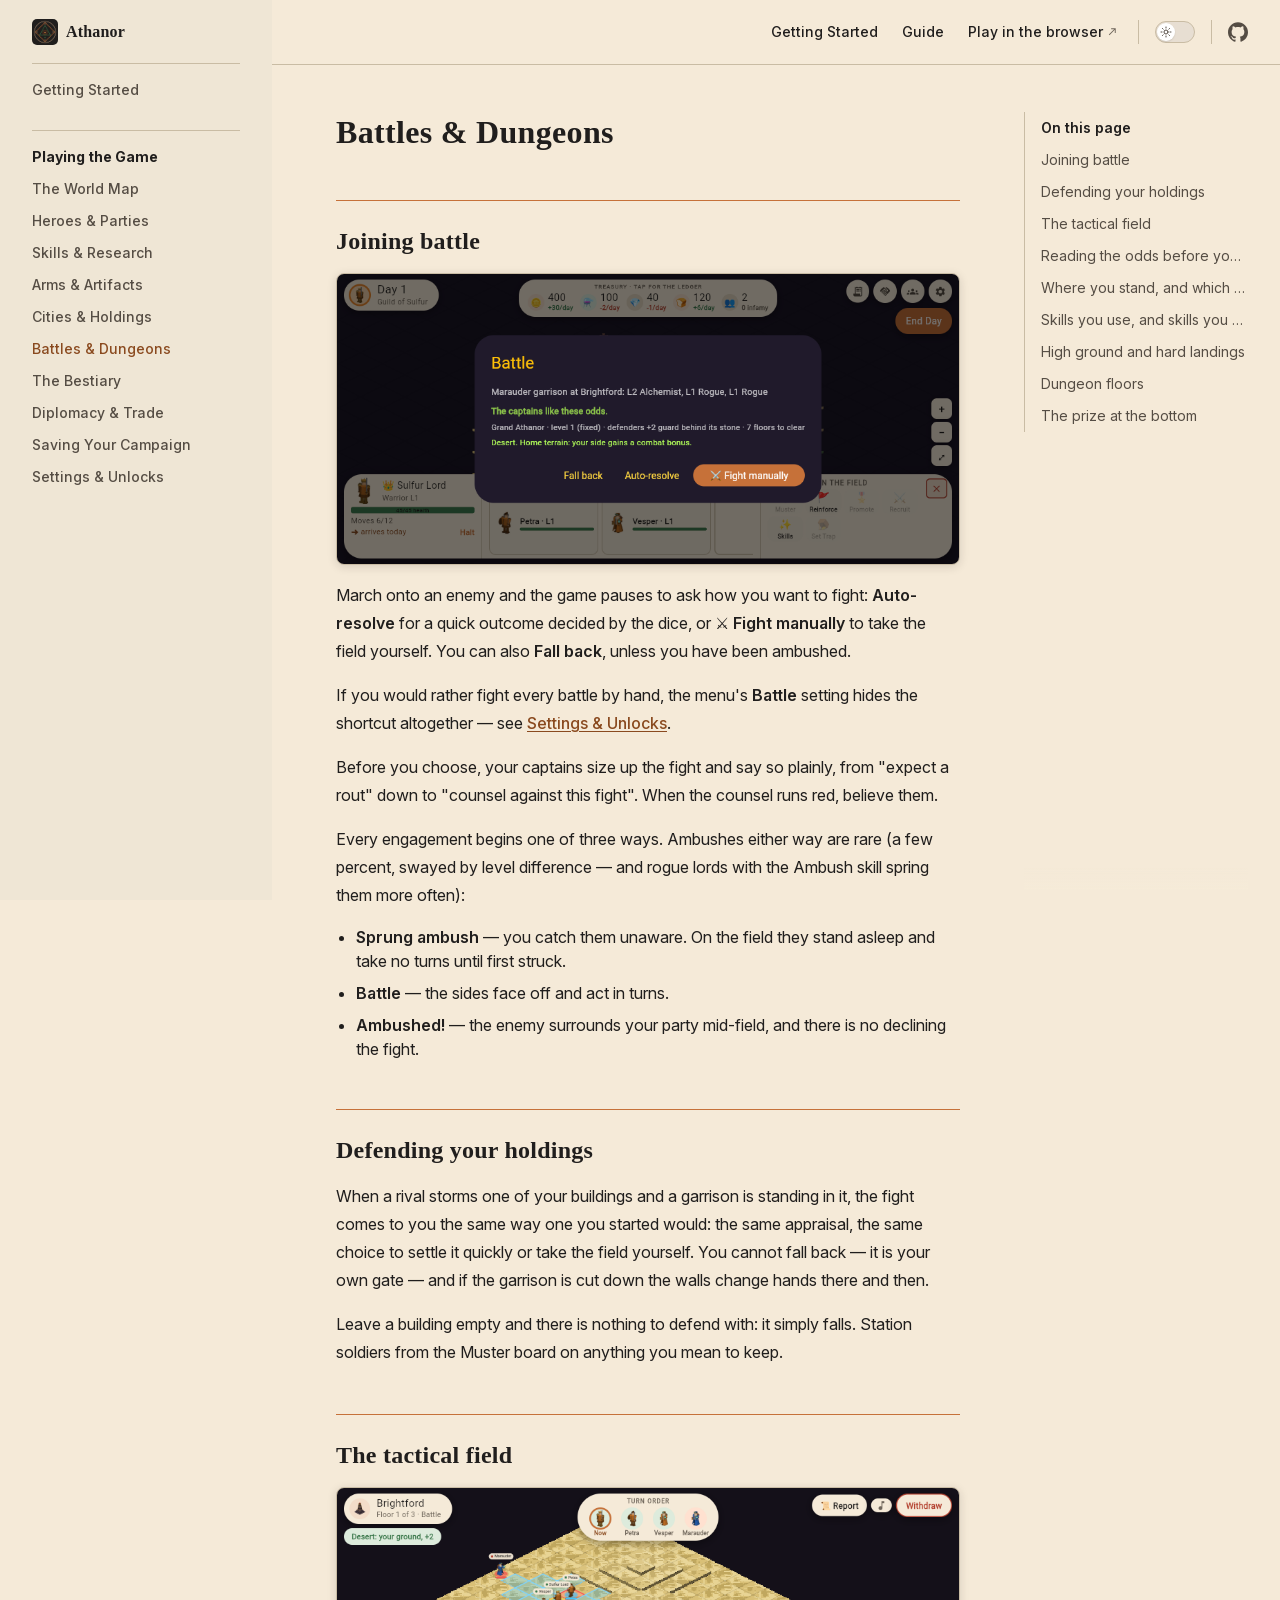
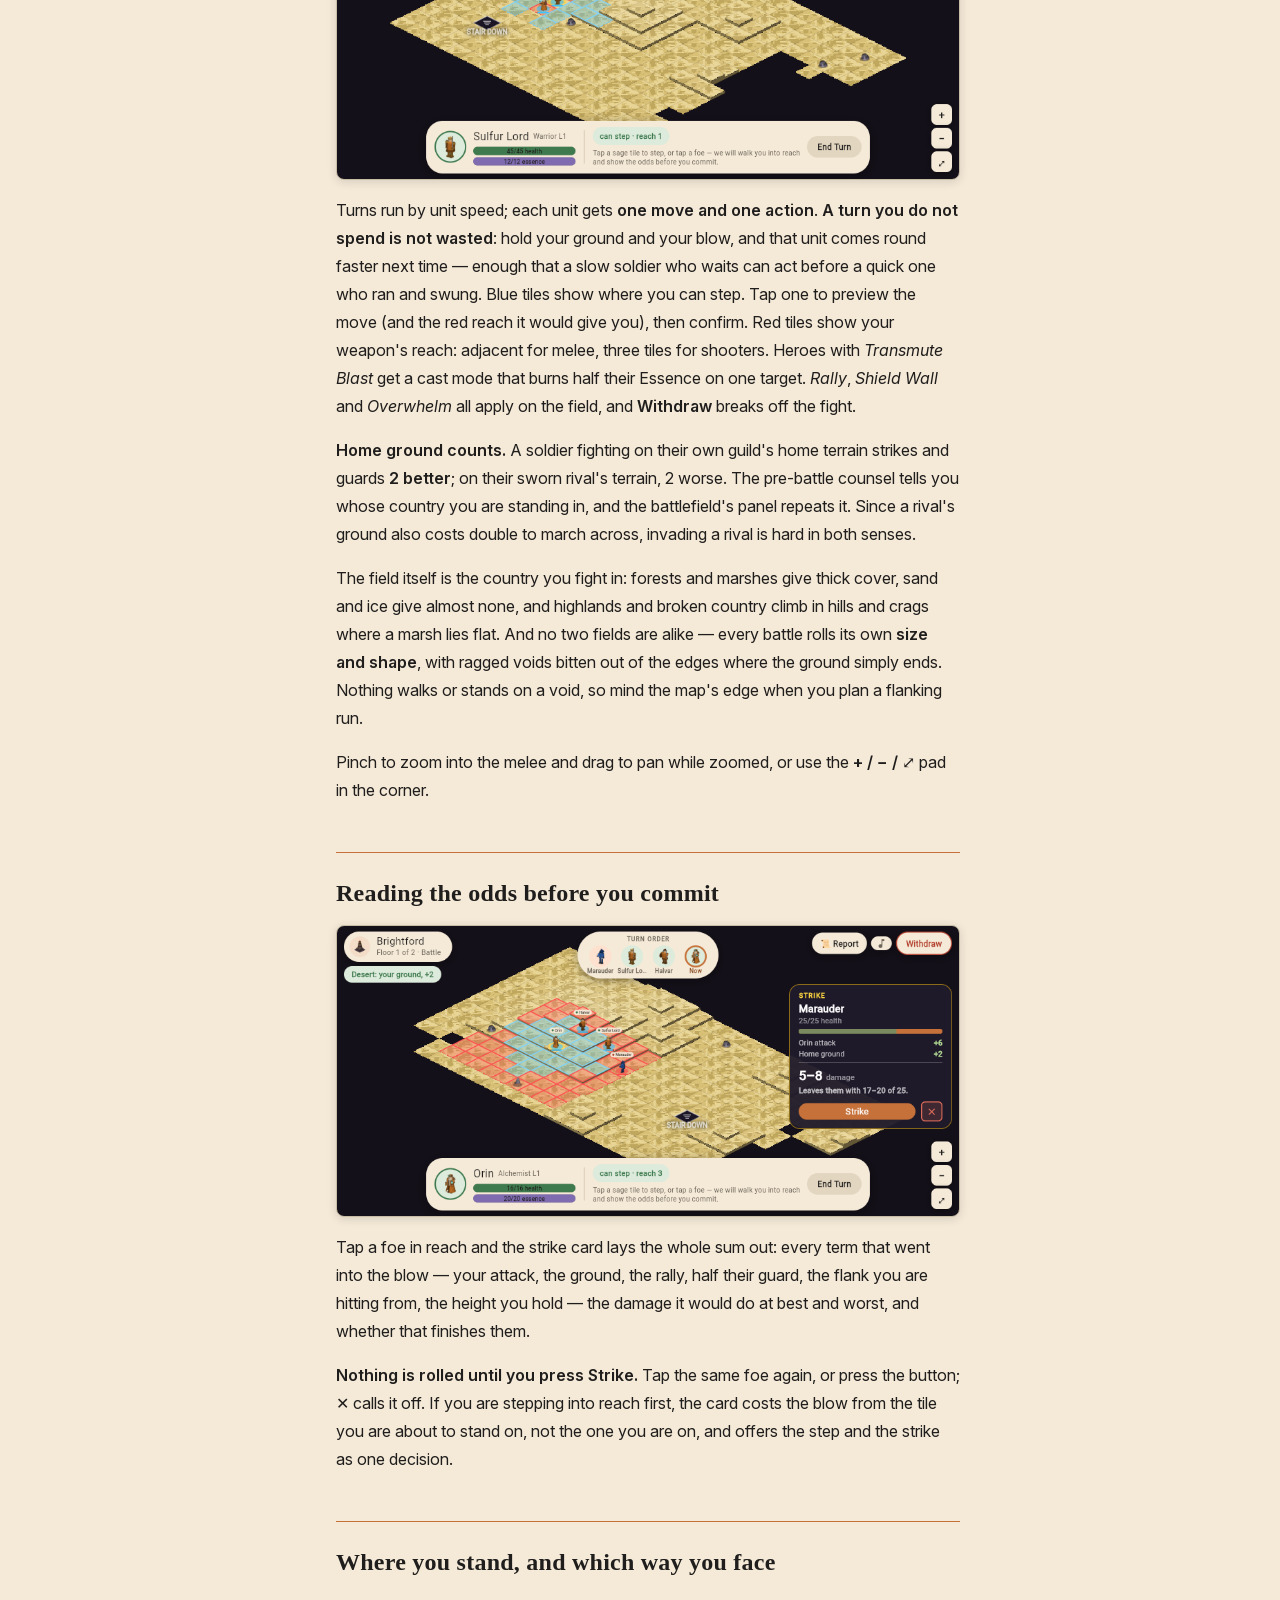
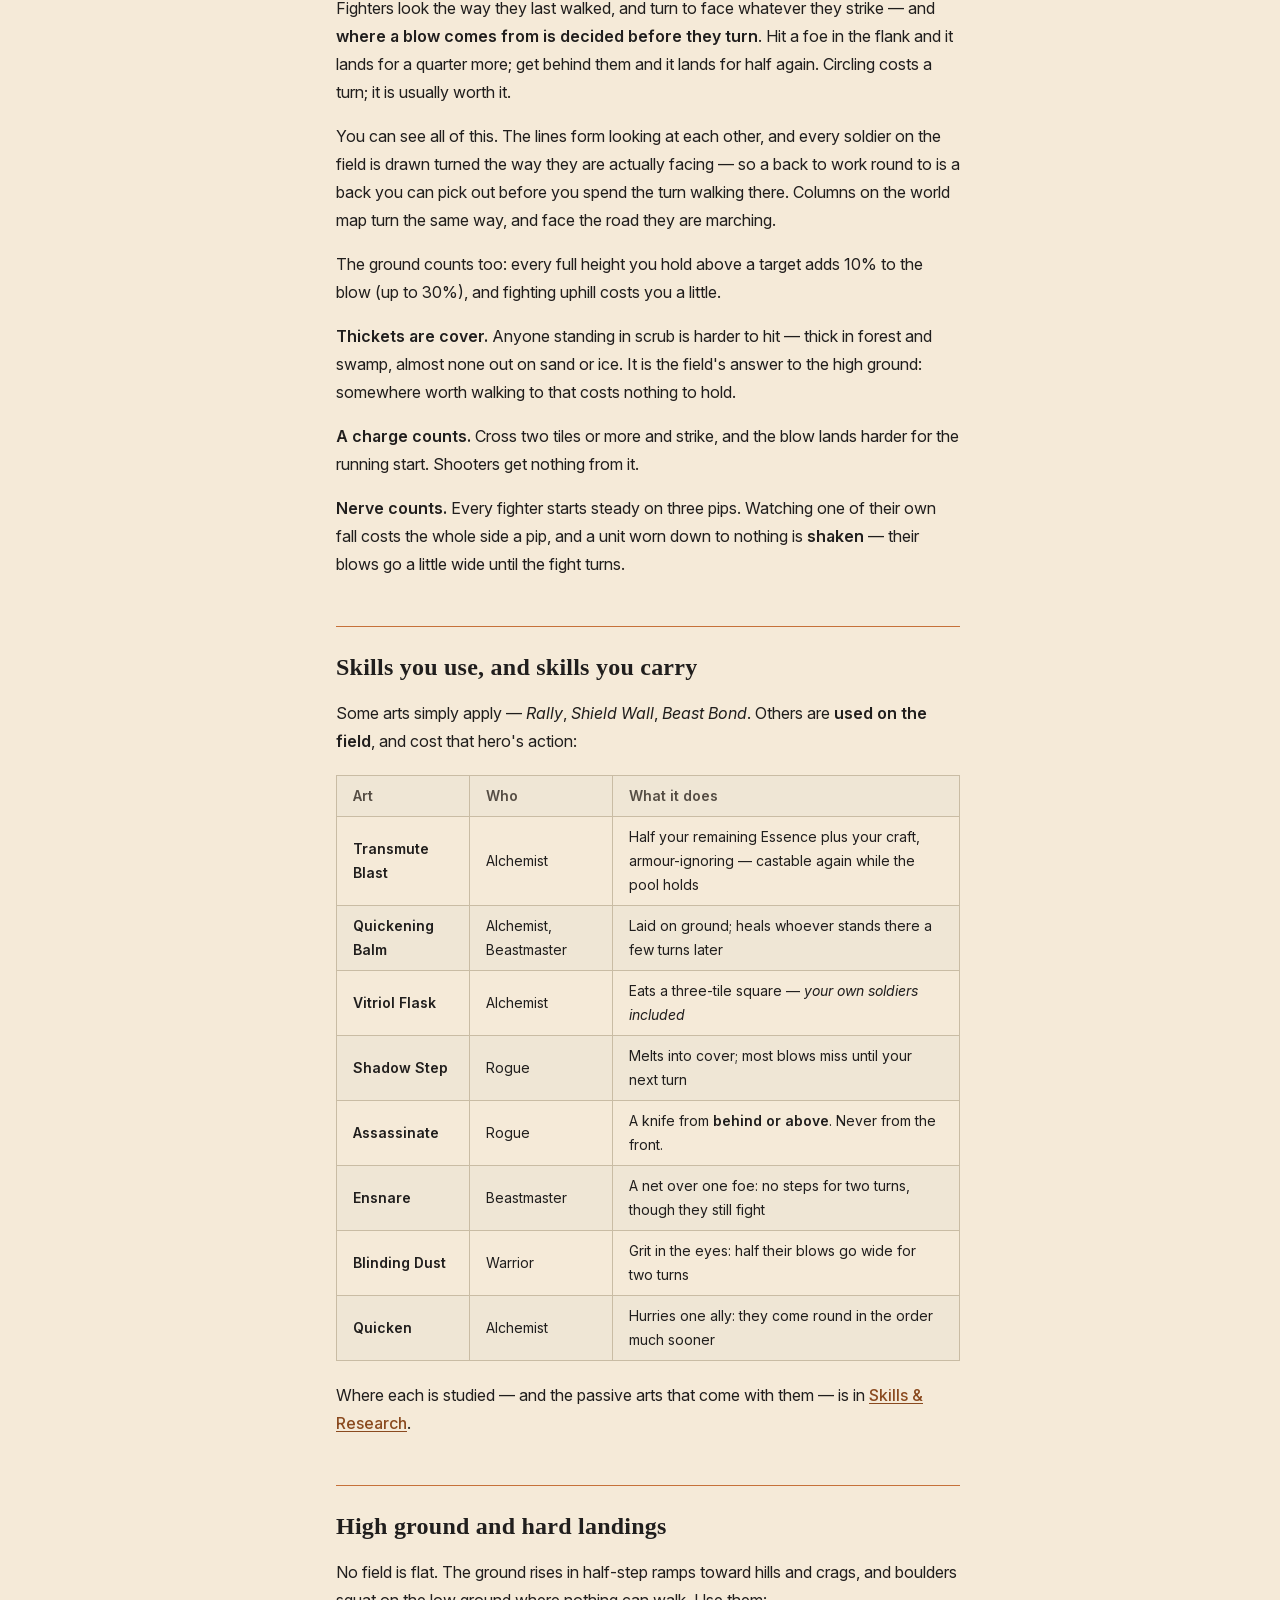
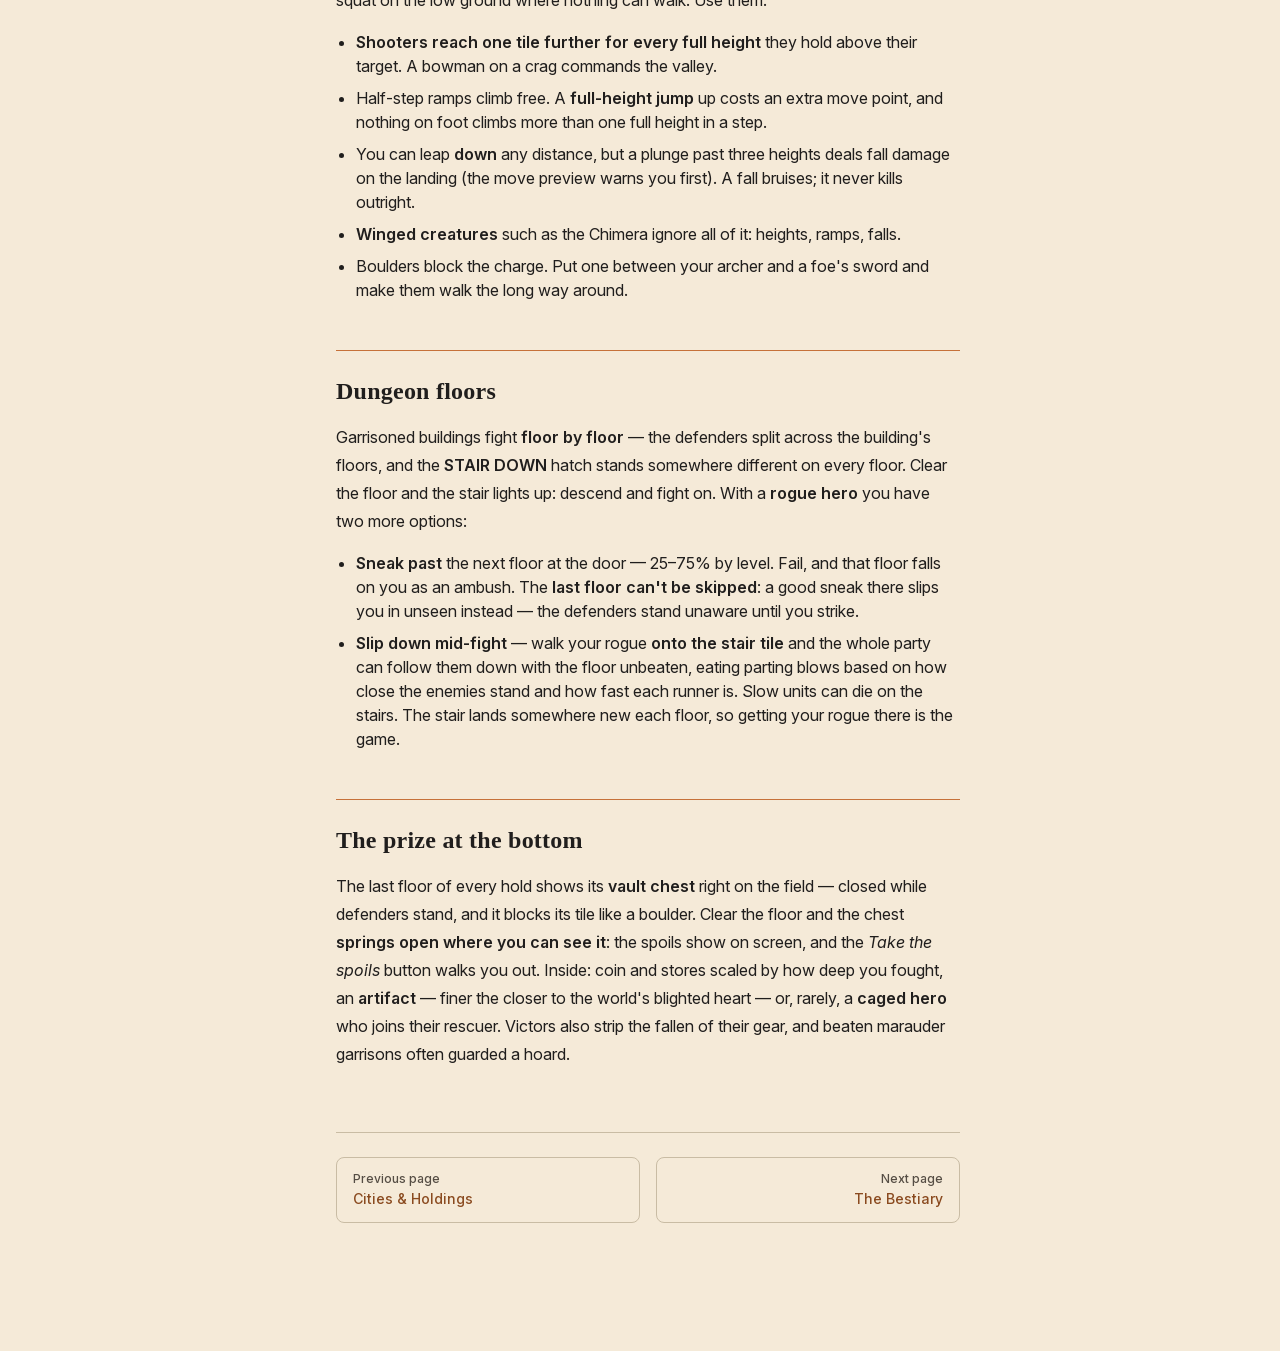
<file: guide/combat.html>
<!DOCTYPE html>
<html lang="en-US" dir="ltr">
  <head>
    <meta charset="utf-8">
    <meta name="viewport" content="width=device-width,initial-scale=1">
    <title>Battles &amp; Dungeons | Athanor</title>
    <meta name="description" content="Player guide for Athanor — a turn-based strategy game of guilds, alchemy, and the war for the blighted heart of the world.">
    <meta name="generator" content="VitePress v1.6.4">
    <link rel="preload stylesheet" href="/assets/style.zMlmPisL.css" as="style">
    <link rel="preload stylesheet" href="/vp-icons.css" as="style">
    
    <script type="module" src="/assets/app.CS9KpoOZ.js"></script>
    <link rel="preload" href="/assets/inter-roman-latin.Di8DUHzh.woff2" as="font" type="font/woff2" crossorigin="">
    <link rel="modulepreload" href="/assets/chunks/theme.DB_bHx0f.js">
    <link rel="modulepreload" href="/assets/chunks/framework.CShDTZbC.js">
    <link rel="modulepreload" href="/assets/guide_combat.md.CKlGulzK.lean.js">
    <link rel="icon" type="image/png" href="/favicon.png">
    <script id="check-dark-mode">(()=>{const e=localStorage.getItem("vitepress-theme-appearance")||"auto",a=window.matchMedia("(prefers-color-scheme: dark)").matches;(!e||e==="auto"?a:e==="dark")&&document.documentElement.classList.add("dark")})();</script>
    <script id="check-mac-os">document.documentElement.classList.toggle("mac",/Mac|iPhone|iPod|iPad/i.test(navigator.platform));</script>
  </head>
  <body>
    <div id="app"><div class="Layout" data-v-d8b57b2d><!--[--><!--]--><!--[--><span tabindex="-1" data-v-fcbfc0e0></span><a href="#VPContent" class="VPSkipLink visually-hidden" data-v-fcbfc0e0>Skip to content</a><!--]--><!----><header class="VPNav" data-v-d8b57b2d data-v-7ad780c2><div class="VPNavBar" data-v-7ad780c2 data-v-9fd4d1dd><div class="wrapper" data-v-9fd4d1dd><div class="container" data-v-9fd4d1dd><div class="title" data-v-9fd4d1dd><div class="VPNavBarTitle has-sidebar" data-v-9fd4d1dd data-v-9f43907a><a class="title" href="/" data-v-9f43907a><!--[--><!--]--><!--[--><img class="VPImage logo" src="/logo.png" alt data-v-ab19afbb><!--]--><span data-v-9f43907a>Athanor</span><!--[--><!--]--></a></div></div><div class="content" data-v-9fd4d1dd><div class="content-body" data-v-9fd4d1dd><!--[--><!--]--><div class="VPNavBarSearch search" data-v-9fd4d1dd><!----></div><nav aria-labelledby="main-nav-aria-label" class="VPNavBarMenu menu" data-v-9fd4d1dd data-v-afb2845e><span id="main-nav-aria-label" class="visually-hidden" data-v-afb2845e> Main Navigation </span><!--[--><!--[--><a class="VPLink link VPNavBarMenuLink" href="/getting-started.html" tabindex="0" data-v-afb2845e data-v-815115f5><!--[--><span data-v-815115f5>Getting Started</span><!--]--></a><!--]--><!--[--><a class="VPLink link VPNavBarMenuLink" href="/guide/world.html" tabindex="0" data-v-afb2845e data-v-815115f5><!--[--><span data-v-815115f5>Guide</span><!--]--></a><!--]--><!--[--><a class="VPLink link vp-external-link-icon VPNavBarMenuLink" href="https://play.athanor.games/" target="_blank" rel="noreferrer" tabindex="0" data-v-afb2845e data-v-815115f5><!--[--><span data-v-815115f5>Play in the browser</span><!--]--></a><!--]--><!--]--></nav><!----><div class="VPNavBarAppearance appearance" data-v-9fd4d1dd data-v-3f90c1a5><button class="VPSwitch VPSwitchAppearance" type="button" role="switch" title aria-checked="false" data-v-3f90c1a5 data-v-be9742d9 data-v-b4ccac88><span class="check" data-v-b4ccac88><span class="icon" data-v-b4ccac88><!--[--><span class="vpi-sun sun" data-v-be9742d9></span><span class="vpi-moon moon" data-v-be9742d9></span><!--]--></span></span></button></div><div class="VPSocialLinks VPNavBarSocialLinks social-links" data-v-9fd4d1dd data-v-ef6192dc data-v-e71e869c><!--[--><a class="VPSocialLink no-icon" href="https://github.com/Xander-Rudolph/athanor" aria-label="github" target="_blank" rel="noopener" data-v-e71e869c data-v-60a9a2d3><span class="vpi-social-github"></span></a><!--]--></div><div class="VPFlyout VPNavBarExtra extra" data-v-9fd4d1dd data-v-f953d92f data-v-bfe7971f><button type="button" class="button" aria-haspopup="true" aria-expanded="false" aria-label="extra navigation" data-v-bfe7971f><span class="vpi-more-horizontal icon" data-v-bfe7971f></span></button><div class="menu" data-v-bfe7971f><div class="VPMenu" data-v-bfe7971f data-v-20ed86d6><!----><!--[--><!--[--><!----><div class="group" data-v-f953d92f><div class="item appearance" data-v-f953d92f><p class="label" data-v-f953d92f>Appearance</p><div class="appearance-action" data-v-f953d92f><button class="VPSwitch VPSwitchAppearance" type="button" role="switch" title aria-checked="false" data-v-f953d92f data-v-be9742d9 data-v-b4ccac88><span class="check" data-v-b4ccac88><span class="icon" data-v-b4ccac88><!--[--><span class="vpi-sun sun" data-v-be9742d9></span><span class="vpi-moon moon" data-v-be9742d9></span><!--]--></span></span></button></div></div></div><div class="group" data-v-f953d92f><div class="item social-links" data-v-f953d92f><div class="VPSocialLinks social-links-list" data-v-f953d92f data-v-e71e869c><!--[--><a class="VPSocialLink no-icon" href="https://github.com/Xander-Rudolph/athanor" aria-label="github" target="_blank" rel="noopener" data-v-e71e869c data-v-60a9a2d3><span class="vpi-social-github"></span></a><!--]--></div></div></div><!--]--><!--]--></div></div></div><!--[--><!--]--><button type="button" class="VPNavBarHamburger hamburger" aria-label="mobile navigation" aria-expanded="false" aria-controls="VPNavScreen" data-v-9fd4d1dd data-v-6bee1efd><span class="container" data-v-6bee1efd><span class="top" data-v-6bee1efd></span><span class="middle" data-v-6bee1efd></span><span class="bottom" data-v-6bee1efd></span></span></button></div></div></div></div><div class="divider" data-v-9fd4d1dd><div class="divider-line" data-v-9fd4d1dd></div></div></div><!----></header><div class="VPLocalNav has-sidebar empty" data-v-d8b57b2d data-v-2488c25a><div class="container" data-v-2488c25a><button class="menu" aria-expanded="false" aria-controls="VPSidebarNav" data-v-2488c25a><span class="vpi-align-left menu-icon" data-v-2488c25a></span><span class="menu-text" data-v-2488c25a>Menu</span></button><div class="VPLocalNavOutlineDropdown" style="--vp-vh:0px;" data-v-2488c25a data-v-6b867909><button data-v-6b867909>Return to top</button><!----></div></div></div><aside class="VPSidebar" data-v-d8b57b2d data-v-42c4c606><div class="curtain" data-v-42c4c606></div><nav class="nav" id="VPSidebarNav" aria-labelledby="sidebar-aria-label" tabindex="-1" data-v-42c4c606><span class="visually-hidden" id="sidebar-aria-label" data-v-42c4c606> Sidebar Navigation </span><!--[--><!--]--><!--[--><div class="no-transition group" data-v-51288d80><section class="VPSidebarItem level-0" data-v-51288d80 data-v-0009425e><!----><div class="items" data-v-0009425e><!--[--><div class="VPSidebarItem level-1 is-link" data-v-0009425e><div class="item" data-v-0009425e><div class="indicator" data-v-0009425e></div><a class="VPLink link link" href="/getting-started.html" data-v-0009425e><!--[--><p class="text" data-v-0009425e>Getting Started</p><!--]--></a><!----></div><!----></div><!--]--></div></section></div><div class="no-transition group" data-v-51288d80><section class="VPSidebarItem level-0 has-active" data-v-51288d80 data-v-0009425e><div class="item" role="button" tabindex="0" data-v-0009425e><div class="indicator" data-v-0009425e></div><h2 class="text" data-v-0009425e>Playing the Game</h2><!----></div><div class="items" data-v-0009425e><!--[--><div class="VPSidebarItem level-1 is-link" data-v-0009425e><div class="item" data-v-0009425e><div class="indicator" data-v-0009425e></div><a class="VPLink link link" href="/guide/world.html" data-v-0009425e><!--[--><p class="text" data-v-0009425e>The World Map</p><!--]--></a><!----></div><!----></div><div class="VPSidebarItem level-1 is-link" data-v-0009425e><div class="item" data-v-0009425e><div class="indicator" data-v-0009425e></div><a class="VPLink link link" href="/guide/heroes.html" data-v-0009425e><!--[--><p class="text" data-v-0009425e>Heroes & Parties</p><!--]--></a><!----></div><!----></div><div class="VPSidebarItem level-1 is-link" data-v-0009425e><div class="item" data-v-0009425e><div class="indicator" data-v-0009425e></div><a class="VPLink link link" href="/guide/skills.html" data-v-0009425e><!--[--><p class="text" data-v-0009425e>Skills & Research</p><!--]--></a><!----></div><!----></div><div class="VPSidebarItem level-1 is-link" data-v-0009425e><div class="item" data-v-0009425e><div class="indicator" data-v-0009425e></div><a class="VPLink link link" href="/guide/artifacts.html" data-v-0009425e><!--[--><p class="text" data-v-0009425e>Arms & Artifacts</p><!--]--></a><!----></div><!----></div><div class="VPSidebarItem level-1 is-link" data-v-0009425e><div class="item" data-v-0009425e><div class="indicator" data-v-0009425e></div><a class="VPLink link link" href="/guide/cities.html" data-v-0009425e><!--[--><p class="text" data-v-0009425e>Cities & Holdings</p><!--]--></a><!----></div><!----></div><div class="VPSidebarItem level-1 is-link" data-v-0009425e><div class="item" data-v-0009425e><div class="indicator" data-v-0009425e></div><a class="VPLink link link" href="/guide/combat.html" data-v-0009425e><!--[--><p class="text" data-v-0009425e>Battles & Dungeons</p><!--]--></a><!----></div><!----></div><div class="VPSidebarItem level-1 is-link" data-v-0009425e><div class="item" data-v-0009425e><div class="indicator" data-v-0009425e></div><a class="VPLink link link" href="/guide/bestiary.html" data-v-0009425e><!--[--><p class="text" data-v-0009425e>The Bestiary</p><!--]--></a><!----></div><!----></div><div class="VPSidebarItem level-1 is-link" data-v-0009425e><div class="item" data-v-0009425e><div class="indicator" data-v-0009425e></div><a class="VPLink link link" href="/guide/diplomacy.html" data-v-0009425e><!--[--><p class="text" data-v-0009425e>Diplomacy & Trade</p><!--]--></a><!----></div><!----></div><div class="VPSidebarItem level-1 is-link" data-v-0009425e><div class="item" data-v-0009425e><div class="indicator" data-v-0009425e></div><a class="VPLink link link" href="/guide/saving.html" data-v-0009425e><!--[--><p class="text" data-v-0009425e>Saving Your Campaign</p><!--]--></a><!----></div><!----></div><div class="VPSidebarItem level-1 is-link" data-v-0009425e><div class="item" data-v-0009425e><div class="indicator" data-v-0009425e></div><a class="VPLink link link" href="/guide/settings.html" data-v-0009425e><!--[--><p class="text" data-v-0009425e>Settings & Unlocks</p><!--]--></a><!----></div><!----></div><!--]--></div></section></div><!--]--><!--[--><!--]--></nav></aside><div class="VPContent has-sidebar" id="VPContent" data-v-d8b57b2d data-v-9a6c75ad><div class="VPDoc has-sidebar has-aside" data-v-9a6c75ad data-v-e6f2a212><!--[--><!--]--><div class="container" data-v-e6f2a212><div class="aside" data-v-e6f2a212><div class="aside-curtain" data-v-e6f2a212></div><div class="aside-container" data-v-e6f2a212><div class="aside-content" data-v-e6f2a212><div class="VPDocAside" data-v-e6f2a212 data-v-cb998dce><!--[--><!--]--><!--[--><!--]--><nav aria-labelledby="doc-outline-aria-label" class="VPDocAsideOutline" data-v-cb998dce data-v-f610f197><div class="content" data-v-f610f197><div class="outline-marker" data-v-f610f197></div><div aria-level="2" class="outline-title" id="doc-outline-aria-label" role="heading" data-v-f610f197>On this page</div><ul class="VPDocOutlineItem root" data-v-f610f197 data-v-53c99d69><!--[--><!--]--></ul></div></nav><!--[--><!--]--><div class="spacer" data-v-cb998dce></div><!--[--><!--]--><!----><!--[--><!--]--><!--[--><!--]--></div></div></div></div><div class="content" data-v-e6f2a212><div class="content-container" data-v-e6f2a212><!--[--><!--]--><main class="main" data-v-e6f2a212><div style="position:relative;" class="vp-doc _guide_combat" data-v-e6f2a212><div><h1 id="battles-dungeons" tabindex="-1">Battles &amp; Dungeons <a class="header-anchor" href="#battles-dungeons" aria-label="Permalink to &quot;Battles &amp; Dungeons&quot;">​</a></h1><h2 id="joining-battle" tabindex="-1">Joining battle <a class="header-anchor" href="#joining-battle" aria-label="Permalink to &quot;Joining battle&quot;">​</a></h2><p><img src="/screens/encounter.png" alt="An encounter"></p><p>March onto an enemy and the game pauses to ask how you want to fight: <strong>Auto-resolve</strong> for a quick outcome decided by the dice, or <strong>⚔ Fight manually</strong> to take the field yourself. You can also <strong>Fall back</strong>, unless you have been ambushed.</p><p>If you would rather fight every battle by hand, the menu&#39;s <strong>Battle</strong> setting hides the shortcut altogether — see <a href="/guide/settings.html">Settings &amp; Unlocks</a>.</p><p>Before you choose, your captains size up the fight and say so plainly, from &quot;expect a rout&quot; down to &quot;counsel against this fight&quot;. When the counsel runs red, believe them.</p><p>Every engagement begins one of three ways. Ambushes either way are rare (a few percent, swayed by level difference — and rogue lords with the Ambush skill spring them more often):</p><ul><li><strong>Sprung ambush</strong> — you catch them unaware. On the field they stand asleep and take no turns until first struck.</li><li><strong>Battle</strong> — the sides face off and act in turns.</li><li><strong>Ambushed!</strong> — the enemy surrounds your party mid-field, and there is no declining the fight.</li></ul><h2 id="defending-your-holdings" tabindex="-1">Defending your holdings <a class="header-anchor" href="#defending-your-holdings" aria-label="Permalink to &quot;Defending your holdings&quot;">​</a></h2><p>When a rival storms one of your buildings and a garrison is standing in it, the fight comes to you the same way one you started would: the same appraisal, the same choice to settle it quickly or take the field yourself. You cannot fall back — it is your own gate — and if the garrison is cut down the walls change hands there and then.</p><p>Leave a building empty and there is nothing to defend with: it simply falls. Station soldiers from the Muster board on anything you mean to keep.</p><h2 id="the-tactical-field" tabindex="-1">The tactical field <a class="header-anchor" href="#the-tactical-field" aria-label="Permalink to &quot;The tactical field&quot;">​</a></h2><p><img src="/screens/tactical.png" alt="A tactical battle"></p><p>Turns run by unit speed; each unit gets <strong>one move and one action</strong>. <strong>A turn you do not spend is not wasted</strong>: hold your ground and your blow, and that unit comes round faster next time — enough that a slow soldier who waits can act before a quick one who ran and swung. Blue tiles show where you can step. Tap one to preview the move (and the red reach it would give you), then confirm. Red tiles show your weapon&#39;s reach: adjacent for melee, three tiles for shooters. Heroes with <em>Transmute Blast</em> get a cast mode that burns half their Essence on one target. <em>Rally</em>, <em>Shield Wall</em> and <em>Overwhelm</em> all apply on the field, and <strong>Withdraw</strong> breaks off the fight.</p><p><strong>Home ground counts.</strong> A soldier fighting on their own guild&#39;s home terrain strikes and guards <strong>2 better</strong>; on their sworn rival&#39;s terrain, 2 worse. The pre-battle counsel tells you whose country you are standing in, and the battlefield&#39;s panel repeats it. Since a rival&#39;s ground also costs double to march across, invading a rival is hard in both senses.</p><p>The field itself is the country you fight in: forests and marshes give thick cover, sand and ice give almost none, and highlands and broken country climb in hills and crags where a marsh lies flat. And no two fields are alike — every battle rolls its own <strong>size and shape</strong>, with ragged voids bitten out of the edges where the ground simply ends. Nothing walks or stands on a void, so mind the map&#39;s edge when you plan a flanking run.</p><p>Pinch to zoom into the melee and drag to pan while zoomed, or use the <strong>+ / − / ⤢</strong> pad in the corner.</p><h2 id="reading-the-odds-before-you-commit" tabindex="-1">Reading the odds before you commit <a class="header-anchor" href="#reading-the-odds-before-you-commit" aria-label="Permalink to &quot;Reading the odds before you commit&quot;">​</a></h2><p><img src="/screens/strike-card.png" alt="The strike card"></p><p>Tap a foe in reach and the strike card lays the whole sum out: every term that went into the blow — your attack, the ground, the rally, half their guard, the flank you are hitting from, the height you hold — the damage it would do at best and worst, and whether that finishes them.</p><p><strong>Nothing is rolled until you press Strike.</strong> Tap the same foe again, or press the button; ✕ calls it off. If you are stepping into reach first, the card costs the blow from the tile you are about to stand on, not the one you are on, and offers the step and the strike as one decision.</p><h2 id="where-you-stand-and-which-way-you-face" tabindex="-1">Where you stand, and which way you face <a class="header-anchor" href="#where-you-stand-and-which-way-you-face" aria-label="Permalink to &quot;Where you stand, and which way you face&quot;">​</a></h2><p>Fighters look the way they last walked, and turn to face whatever they strike — and <strong>where a blow comes from is decided before they turn</strong>. Hit a foe in the flank and it lands for a quarter more; get behind them and it lands for half again. Circling costs a turn; it is usually worth it.</p><p>You can see all of this. The lines form looking at each other, and every soldier on the field is drawn turned the way they are actually facing — so a back to work round to is a back you can pick out before you spend the turn walking there. Columns on the world map turn the same way, and face the road they are marching.</p><p>The ground counts too: every full height you hold above a target adds 10% to the blow (up to 30%), and fighting uphill costs you a little.</p><p><strong>Thickets are cover.</strong> Anyone standing in scrub is harder to hit — thick in forest and swamp, almost none out on sand or ice. It is the field&#39;s answer to the high ground: somewhere worth walking to that costs nothing to hold.</p><p><strong>A charge counts.</strong> Cross two tiles or more and strike, and the blow lands harder for the running start. Shooters get nothing from it.</p><p><strong>Nerve counts.</strong> Every fighter starts steady on three pips. Watching one of their own fall costs the whole side a pip, and a unit worn down to nothing is <strong>shaken</strong> — their blows go a little wide until the fight turns.</p><h2 id="skills-you-use-and-skills-you-carry" tabindex="-1">Skills you use, and skills you carry <a class="header-anchor" href="#skills-you-use-and-skills-you-carry" aria-label="Permalink to &quot;Skills you use, and skills you carry&quot;">​</a></h2><p>Some arts simply apply — <em>Rally</em>, <em>Shield Wall</em>, <em>Beast Bond</em>. Others are <strong>used on the field</strong>, and cost that hero&#39;s action:</p><table tabindex="0"><thead><tr><th>Art</th><th>Who</th><th>What it does</th></tr></thead><tbody><tr><td><strong>Transmute Blast</strong></td><td>Alchemist</td><td>Half your remaining Essence plus your craft, armour-ignoring — castable again while the pool holds</td></tr><tr><td><strong>Quickening Balm</strong></td><td>Alchemist, Beastmaster</td><td>Laid on ground; heals whoever stands there a few turns later</td></tr><tr><td><strong>Vitriol Flask</strong></td><td>Alchemist</td><td>Eats a three-tile square — <em>your own soldiers included</em></td></tr><tr><td><strong>Shadow Step</strong></td><td>Rogue</td><td>Melts into cover; most blows miss until your next turn</td></tr><tr><td><strong>Assassinate</strong></td><td>Rogue</td><td>A knife from <strong>behind or above</strong>. Never from the front.</td></tr><tr><td><strong>Ensnare</strong></td><td>Beastmaster</td><td>A net over one foe: no steps for two turns, though they still fight</td></tr><tr><td><strong>Blinding Dust</strong></td><td>Warrior</td><td>Grit in the eyes: half their blows go wide for two turns</td></tr><tr><td><strong>Quicken</strong></td><td>Alchemist</td><td>Hurries one ally: they come round in the order much sooner</td></tr></tbody></table><p>Where each is studied — and the passive arts that come with them — is in <a href="/guide/skills.html">Skills &amp; Research</a>.</p><h2 id="high-ground-and-hard-landings" tabindex="-1">High ground and hard landings <a class="header-anchor" href="#high-ground-and-hard-landings" aria-label="Permalink to &quot;High ground and hard landings&quot;">​</a></h2><p>No field is flat. The ground rises in half-step ramps toward hills and crags, and boulders squat on the low ground where nothing can walk. Use them:</p><ul><li><strong>Shooters reach one tile further for every full height</strong> they hold above their target. A bowman on a crag commands the valley.</li><li>Half-step ramps climb free. A <strong>full-height jump</strong> up costs an extra move point, and nothing on foot climbs more than one full height in a step.</li><li>You can leap <strong>down</strong> any distance, but a plunge past three heights deals fall damage on the landing (the move preview warns you first). A fall bruises; it never kills outright.</li><li><strong>Winged creatures</strong> such as the Chimera ignore all of it: heights, ramps, falls.</li><li>Boulders block the charge. Put one between your archer and a foe&#39;s sword and make them walk the long way around.</li></ul><h2 id="dungeon-floors" tabindex="-1">Dungeon floors <a class="header-anchor" href="#dungeon-floors" aria-label="Permalink to &quot;Dungeon floors&quot;">​</a></h2><p>Garrisoned buildings fight <strong>floor by floor</strong> — the defenders split across the building&#39;s floors, and the <strong>STAIR DOWN</strong> hatch stands somewhere different on every floor. Clear the floor and the stair lights up: descend and fight on. With a <strong>rogue hero</strong> you have two more options:</p><ul><li><strong>Sneak past</strong> the next floor at the door — 25–75% by level. Fail, and that floor falls on you as an ambush. The <strong>last floor can&#39;t be skipped</strong>: a good sneak there slips you in unseen instead — the defenders stand unaware until you strike.</li><li><strong>Slip down mid-fight</strong> — walk your rogue <strong>onto the stair tile</strong> and the whole party can follow them down with the floor unbeaten, eating parting blows based on how close the enemies stand and how fast each runner is. Slow units can die on the stairs. The stair lands somewhere new each floor, so getting your rogue there is the game.</li></ul><h2 id="the-prize-at-the-bottom" tabindex="-1">The prize at the bottom <a class="header-anchor" href="#the-prize-at-the-bottom" aria-label="Permalink to &quot;The prize at the bottom&quot;">​</a></h2><p>The last floor of every hold shows its <strong>vault chest</strong> right on the field — closed while defenders stand, and it blocks its tile like a boulder. Clear the floor and the chest <strong>springs open where you can see it</strong>: the spoils show on screen, and the <em>Take the spoils</em> button walks you out. Inside: coin and stores scaled by how deep you fought, an <strong>artifact</strong> — finer the closer to the world&#39;s blighted heart — or, rarely, a <strong>caged hero</strong> who joins their rescuer. Victors also strip the fallen of their gear, and beaten marauder garrisons often guarded a hoard.</p></div></div></main><footer class="VPDocFooter" data-v-e6f2a212 data-v-1bcd8184><!--[--><!--]--><!----><nav class="prev-next" aria-labelledby="doc-footer-aria-label" data-v-1bcd8184><span class="visually-hidden" id="doc-footer-aria-label" data-v-1bcd8184>Pager</span><div class="pager" data-v-1bcd8184><a class="VPLink link pager-link prev" href="/guide/cities.html" data-v-1bcd8184><!--[--><span class="desc" data-v-1bcd8184>Previous page</span><span class="title" data-v-1bcd8184>Cities & Holdings</span><!--]--></a></div><div class="pager" data-v-1bcd8184><a class="VPLink link pager-link next" href="/guide/bestiary.html" data-v-1bcd8184><!--[--><span class="desc" data-v-1bcd8184>Next page</span><span class="title" data-v-1bcd8184>The Bestiary</span><!--]--></a></div></nav></footer><!--[--><!--]--></div></div></div><!--[--><!--]--></div></div><footer class="VPFooter has-sidebar" data-v-d8b57b2d data-v-566314d4><div class="container" data-v-566314d4><p class="message" data-v-566314d4>Seven guilds, one blighted world, and the Great Work.</p><!----></div></footer><!--[--><!--]--></div></div>
    <script>window.__VP_HASH_MAP__=JSON.parse("{\"getting-started.md\":\"BIBrC58D\",\"guide_artifacts.md\":\"D2sXM8uT\",\"guide_bestiary.md\":\"BWFZptFt\",\"guide_cities.md\":\"8rqQKAmU\",\"guide_combat.md\":\"CKlGulzK\",\"guide_diplomacy.md\":\"B-I2Ewkw\",\"guide_heroes.md\":\"p76jD3Uj\",\"guide_saving.md\":\"uKARSjEd\",\"guide_settings.md\":\"CPcANh4O\",\"guide_skills.md\":\"CmdkVqu4\",\"guide_world.md\":\"DTzR8hFW\",\"index.md\":\"JroTo_hh\"}");window.__VP_SITE_DATA__=JSON.parse("{\"lang\":\"en-US\",\"dir\":\"ltr\",\"title\":\"Athanor\",\"description\":\"Player guide for Athanor — a turn-based strategy game of guilds, alchemy, and the war for the blighted heart of the world.\",\"base\":\"/\",\"head\":[],\"router\":{\"prefetchLinks\":true},\"appearance\":true,\"themeConfig\":{\"logo\":\"/logo.png\",\"nav\":[{\"text\":\"Getting Started\",\"link\":\"/getting-started\"},{\"text\":\"Guide\",\"link\":\"/guide/world\"},{\"text\":\"Play in the browser\",\"link\":\"https://play.athanor.games/\"}],\"sidebar\":[{\"text\":\"Getting Started\",\"link\":\"/getting-started\"},{\"text\":\"Playing the Game\",\"items\":[{\"text\":\"The World Map\",\"link\":\"/guide/world\"},{\"text\":\"Heroes & Parties\",\"link\":\"/guide/heroes\"},{\"text\":\"Skills & Research\",\"link\":\"/guide/skills\"},{\"text\":\"Arms & Artifacts\",\"link\":\"/guide/artifacts\"},{\"text\":\"Cities & Holdings\",\"link\":\"/guide/cities\"},{\"text\":\"Battles & Dungeons\",\"link\":\"/guide/combat\"},{\"text\":\"The Bestiary\",\"link\":\"/guide/bestiary\"},{\"text\":\"Diplomacy & Trade\",\"link\":\"/guide/diplomacy\"},{\"text\":\"Saving Your Campaign\",\"link\":\"/guide/saving\"},{\"text\":\"Settings & Unlocks\",\"link\":\"/guide/settings\"}]}],\"socialLinks\":[{\"icon\":\"github\",\"link\":\"https://github.com/Xander-Rudolph/athanor\"}],\"footer\":{\"message\":\"Seven guilds, one blighted world, and the Great Work.\"}},\"locales\":{},\"scrollOffset\":134,\"cleanUrls\":false}");</script>
    
  </body>
</html>
</file>
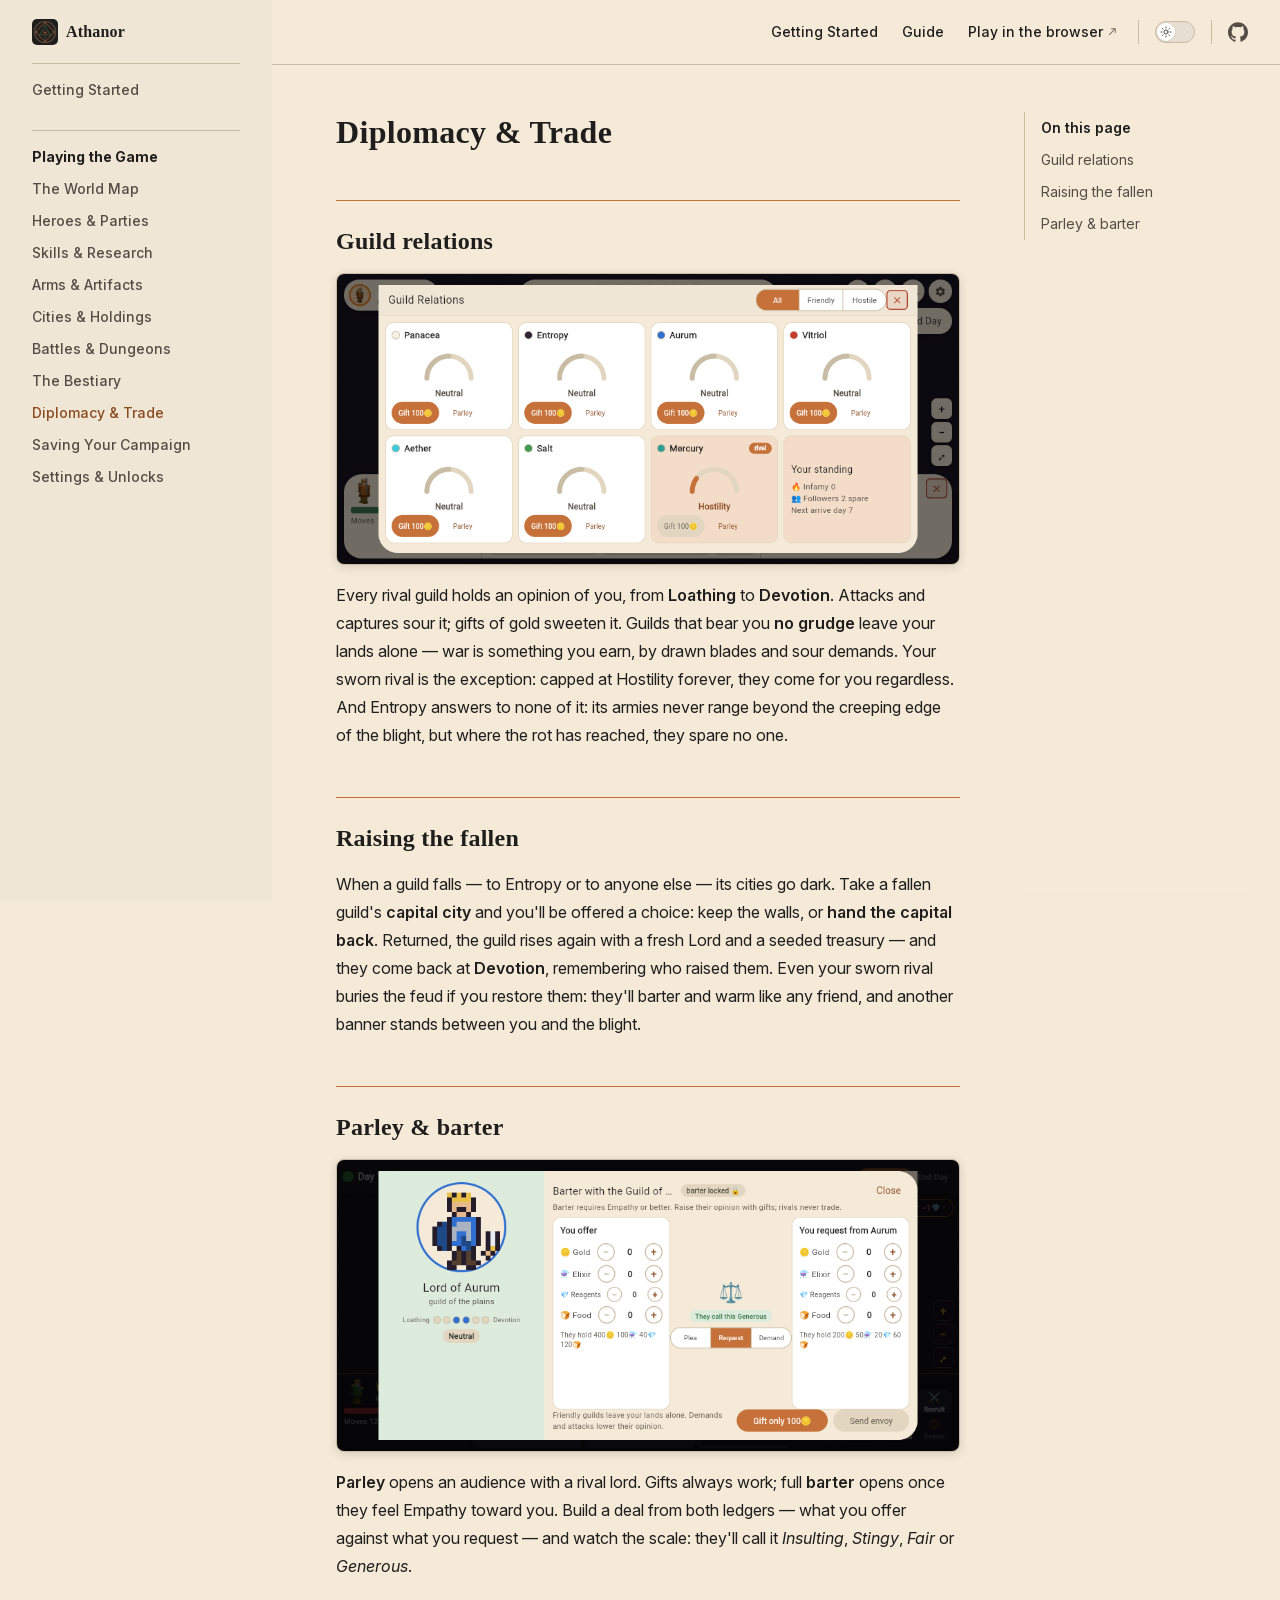
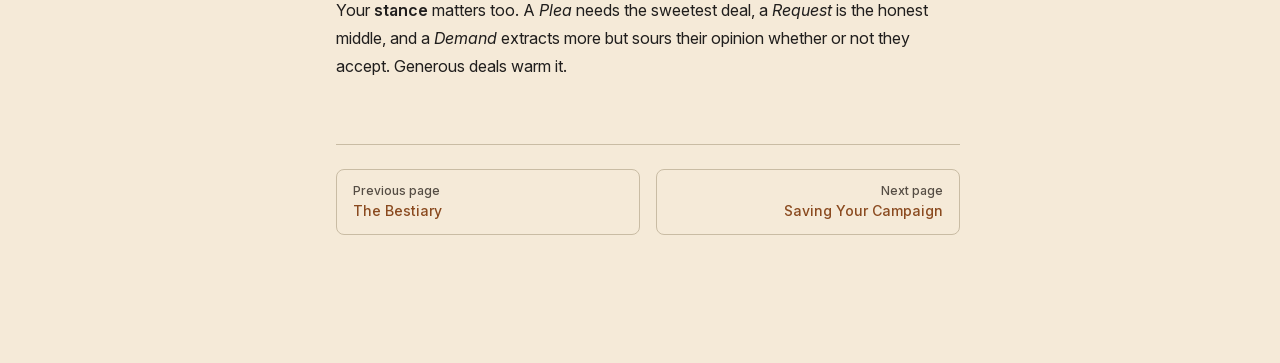
<file: guide/diplomacy.html>
<!DOCTYPE html>
<html lang="en-US" dir="ltr">
  <head>
    <meta charset="utf-8">
    <meta name="viewport" content="width=device-width,initial-scale=1">
    <title>Diplomacy &amp; Trade | Athanor</title>
    <meta name="description" content="Player guide for Athanor — a turn-based strategy game of guilds, alchemy, and the war for the blighted heart of the world.">
    <meta name="generator" content="VitePress v1.6.4">
    <link rel="preload stylesheet" href="/assets/style.zMlmPisL.css" as="style">
    <link rel="preload stylesheet" href="/vp-icons.css" as="style">
    
    <script type="module" src="/assets/app.CS9KpoOZ.js"></script>
    <link rel="preload" href="/assets/inter-roman-latin.Di8DUHzh.woff2" as="font" type="font/woff2" crossorigin="">
    <link rel="modulepreload" href="/assets/chunks/theme.DB_bHx0f.js">
    <link rel="modulepreload" href="/assets/chunks/framework.CShDTZbC.js">
    <link rel="modulepreload" href="/assets/guide_diplomacy.md.B-I2Ewkw.lean.js">
    <link rel="icon" type="image/png" href="/favicon.png">
    <script id="check-dark-mode">(()=>{const e=localStorage.getItem("vitepress-theme-appearance")||"auto",a=window.matchMedia("(prefers-color-scheme: dark)").matches;(!e||e==="auto"?a:e==="dark")&&document.documentElement.classList.add("dark")})();</script>
    <script id="check-mac-os">document.documentElement.classList.toggle("mac",/Mac|iPhone|iPod|iPad/i.test(navigator.platform));</script>
  </head>
  <body>
    <div id="app"><div class="Layout" data-v-d8b57b2d><!--[--><!--]--><!--[--><span tabindex="-1" data-v-fcbfc0e0></span><a href="#VPContent" class="VPSkipLink visually-hidden" data-v-fcbfc0e0>Skip to content</a><!--]--><!----><header class="VPNav" data-v-d8b57b2d data-v-7ad780c2><div class="VPNavBar" data-v-7ad780c2 data-v-9fd4d1dd><div class="wrapper" data-v-9fd4d1dd><div class="container" data-v-9fd4d1dd><div class="title" data-v-9fd4d1dd><div class="VPNavBarTitle has-sidebar" data-v-9fd4d1dd data-v-9f43907a><a class="title" href="/" data-v-9f43907a><!--[--><!--]--><!--[--><img class="VPImage logo" src="/logo.png" alt data-v-ab19afbb><!--]--><span data-v-9f43907a>Athanor</span><!--[--><!--]--></a></div></div><div class="content" data-v-9fd4d1dd><div class="content-body" data-v-9fd4d1dd><!--[--><!--]--><div class="VPNavBarSearch search" data-v-9fd4d1dd><!----></div><nav aria-labelledby="main-nav-aria-label" class="VPNavBarMenu menu" data-v-9fd4d1dd data-v-afb2845e><span id="main-nav-aria-label" class="visually-hidden" data-v-afb2845e> Main Navigation </span><!--[--><!--[--><a class="VPLink link VPNavBarMenuLink" href="/getting-started.html" tabindex="0" data-v-afb2845e data-v-815115f5><!--[--><span data-v-815115f5>Getting Started</span><!--]--></a><!--]--><!--[--><a class="VPLink link VPNavBarMenuLink" href="/guide/world.html" tabindex="0" data-v-afb2845e data-v-815115f5><!--[--><span data-v-815115f5>Guide</span><!--]--></a><!--]--><!--[--><a class="VPLink link vp-external-link-icon VPNavBarMenuLink" href="https://play.athanor.games/" target="_blank" rel="noreferrer" tabindex="0" data-v-afb2845e data-v-815115f5><!--[--><span data-v-815115f5>Play in the browser</span><!--]--></a><!--]--><!--]--></nav><!----><div class="VPNavBarAppearance appearance" data-v-9fd4d1dd data-v-3f90c1a5><button class="VPSwitch VPSwitchAppearance" type="button" role="switch" title aria-checked="false" data-v-3f90c1a5 data-v-be9742d9 data-v-b4ccac88><span class="check" data-v-b4ccac88><span class="icon" data-v-b4ccac88><!--[--><span class="vpi-sun sun" data-v-be9742d9></span><span class="vpi-moon moon" data-v-be9742d9></span><!--]--></span></span></button></div><div class="VPSocialLinks VPNavBarSocialLinks social-links" data-v-9fd4d1dd data-v-ef6192dc data-v-e71e869c><!--[--><a class="VPSocialLink no-icon" href="https://github.com/Xander-Rudolph/athanor" aria-label="github" target="_blank" rel="noopener" data-v-e71e869c data-v-60a9a2d3><span class="vpi-social-github"></span></a><!--]--></div><div class="VPFlyout VPNavBarExtra extra" data-v-9fd4d1dd data-v-f953d92f data-v-bfe7971f><button type="button" class="button" aria-haspopup="true" aria-expanded="false" aria-label="extra navigation" data-v-bfe7971f><span class="vpi-more-horizontal icon" data-v-bfe7971f></span></button><div class="menu" data-v-bfe7971f><div class="VPMenu" data-v-bfe7971f data-v-20ed86d6><!----><!--[--><!--[--><!----><div class="group" data-v-f953d92f><div class="item appearance" data-v-f953d92f><p class="label" data-v-f953d92f>Appearance</p><div class="appearance-action" data-v-f953d92f><button class="VPSwitch VPSwitchAppearance" type="button" role="switch" title aria-checked="false" data-v-f953d92f data-v-be9742d9 data-v-b4ccac88><span class="check" data-v-b4ccac88><span class="icon" data-v-b4ccac88><!--[--><span class="vpi-sun sun" data-v-be9742d9></span><span class="vpi-moon moon" data-v-be9742d9></span><!--]--></span></span></button></div></div></div><div class="group" data-v-f953d92f><div class="item social-links" data-v-f953d92f><div class="VPSocialLinks social-links-list" data-v-f953d92f data-v-e71e869c><!--[--><a class="VPSocialLink no-icon" href="https://github.com/Xander-Rudolph/athanor" aria-label="github" target="_blank" rel="noopener" data-v-e71e869c data-v-60a9a2d3><span class="vpi-social-github"></span></a><!--]--></div></div></div><!--]--><!--]--></div></div></div><!--[--><!--]--><button type="button" class="VPNavBarHamburger hamburger" aria-label="mobile navigation" aria-expanded="false" aria-controls="VPNavScreen" data-v-9fd4d1dd data-v-6bee1efd><span class="container" data-v-6bee1efd><span class="top" data-v-6bee1efd></span><span class="middle" data-v-6bee1efd></span><span class="bottom" data-v-6bee1efd></span></span></button></div></div></div></div><div class="divider" data-v-9fd4d1dd><div class="divider-line" data-v-9fd4d1dd></div></div></div><!----></header><div class="VPLocalNav has-sidebar empty" data-v-d8b57b2d data-v-2488c25a><div class="container" data-v-2488c25a><button class="menu" aria-expanded="false" aria-controls="VPSidebarNav" data-v-2488c25a><span class="vpi-align-left menu-icon" data-v-2488c25a></span><span class="menu-text" data-v-2488c25a>Menu</span></button><div class="VPLocalNavOutlineDropdown" style="--vp-vh:0px;" data-v-2488c25a data-v-6b867909><button data-v-6b867909>Return to top</button><!----></div></div></div><aside class="VPSidebar" data-v-d8b57b2d data-v-42c4c606><div class="curtain" data-v-42c4c606></div><nav class="nav" id="VPSidebarNav" aria-labelledby="sidebar-aria-label" tabindex="-1" data-v-42c4c606><span class="visually-hidden" id="sidebar-aria-label" data-v-42c4c606> Sidebar Navigation </span><!--[--><!--]--><!--[--><div class="no-transition group" data-v-51288d80><section class="VPSidebarItem level-0" data-v-51288d80 data-v-0009425e><!----><div class="items" data-v-0009425e><!--[--><div class="VPSidebarItem level-1 is-link" data-v-0009425e><div class="item" data-v-0009425e><div class="indicator" data-v-0009425e></div><a class="VPLink link link" href="/getting-started.html" data-v-0009425e><!--[--><p class="text" data-v-0009425e>Getting Started</p><!--]--></a><!----></div><!----></div><!--]--></div></section></div><div class="no-transition group" data-v-51288d80><section class="VPSidebarItem level-0 has-active" data-v-51288d80 data-v-0009425e><div class="item" role="button" tabindex="0" data-v-0009425e><div class="indicator" data-v-0009425e></div><h2 class="text" data-v-0009425e>Playing the Game</h2><!----></div><div class="items" data-v-0009425e><!--[--><div class="VPSidebarItem level-1 is-link" data-v-0009425e><div class="item" data-v-0009425e><div class="indicator" data-v-0009425e></div><a class="VPLink link link" href="/guide/world.html" data-v-0009425e><!--[--><p class="text" data-v-0009425e>The World Map</p><!--]--></a><!----></div><!----></div><div class="VPSidebarItem level-1 is-link" data-v-0009425e><div class="item" data-v-0009425e><div class="indicator" data-v-0009425e></div><a class="VPLink link link" href="/guide/heroes.html" data-v-0009425e><!--[--><p class="text" data-v-0009425e>Heroes & Parties</p><!--]--></a><!----></div><!----></div><div class="VPSidebarItem level-1 is-link" data-v-0009425e><div class="item" data-v-0009425e><div class="indicator" data-v-0009425e></div><a class="VPLink link link" href="/guide/skills.html" data-v-0009425e><!--[--><p class="text" data-v-0009425e>Skills & Research</p><!--]--></a><!----></div><!----></div><div class="VPSidebarItem level-1 is-link" data-v-0009425e><div class="item" data-v-0009425e><div class="indicator" data-v-0009425e></div><a class="VPLink link link" href="/guide/artifacts.html" data-v-0009425e><!--[--><p class="text" data-v-0009425e>Arms & Artifacts</p><!--]--></a><!----></div><!----></div><div class="VPSidebarItem level-1 is-link" data-v-0009425e><div class="item" data-v-0009425e><div class="indicator" data-v-0009425e></div><a class="VPLink link link" href="/guide/cities.html" data-v-0009425e><!--[--><p class="text" data-v-0009425e>Cities & Holdings</p><!--]--></a><!----></div><!----></div><div class="VPSidebarItem level-1 is-link" data-v-0009425e><div class="item" data-v-0009425e><div class="indicator" data-v-0009425e></div><a class="VPLink link link" href="/guide/combat.html" data-v-0009425e><!--[--><p class="text" data-v-0009425e>Battles & Dungeons</p><!--]--></a><!----></div><!----></div><div class="VPSidebarItem level-1 is-link" data-v-0009425e><div class="item" data-v-0009425e><div class="indicator" data-v-0009425e></div><a class="VPLink link link" href="/guide/bestiary.html" data-v-0009425e><!--[--><p class="text" data-v-0009425e>The Bestiary</p><!--]--></a><!----></div><!----></div><div class="VPSidebarItem level-1 is-link" data-v-0009425e><div class="item" data-v-0009425e><div class="indicator" data-v-0009425e></div><a class="VPLink link link" href="/guide/diplomacy.html" data-v-0009425e><!--[--><p class="text" data-v-0009425e>Diplomacy & Trade</p><!--]--></a><!----></div><!----></div><div class="VPSidebarItem level-1 is-link" data-v-0009425e><div class="item" data-v-0009425e><div class="indicator" data-v-0009425e></div><a class="VPLink link link" href="/guide/saving.html" data-v-0009425e><!--[--><p class="text" data-v-0009425e>Saving Your Campaign</p><!--]--></a><!----></div><!----></div><div class="VPSidebarItem level-1 is-link" data-v-0009425e><div class="item" data-v-0009425e><div class="indicator" data-v-0009425e></div><a class="VPLink link link" href="/guide/settings.html" data-v-0009425e><!--[--><p class="text" data-v-0009425e>Settings & Unlocks</p><!--]--></a><!----></div><!----></div><!--]--></div></section></div><!--]--><!--[--><!--]--></nav></aside><div class="VPContent has-sidebar" id="VPContent" data-v-d8b57b2d data-v-9a6c75ad><div class="VPDoc has-sidebar has-aside" data-v-9a6c75ad data-v-e6f2a212><!--[--><!--]--><div class="container" data-v-e6f2a212><div class="aside" data-v-e6f2a212><div class="aside-curtain" data-v-e6f2a212></div><div class="aside-container" data-v-e6f2a212><div class="aside-content" data-v-e6f2a212><div class="VPDocAside" data-v-e6f2a212 data-v-cb998dce><!--[--><!--]--><!--[--><!--]--><nav aria-labelledby="doc-outline-aria-label" class="VPDocAsideOutline" data-v-cb998dce data-v-f610f197><div class="content" data-v-f610f197><div class="outline-marker" data-v-f610f197></div><div aria-level="2" class="outline-title" id="doc-outline-aria-label" role="heading" data-v-f610f197>On this page</div><ul class="VPDocOutlineItem root" data-v-f610f197 data-v-53c99d69><!--[--><!--]--></ul></div></nav><!--[--><!--]--><div class="spacer" data-v-cb998dce></div><!--[--><!--]--><!----><!--[--><!--]--><!--[--><!--]--></div></div></div></div><div class="content" data-v-e6f2a212><div class="content-container" data-v-e6f2a212><!--[--><!--]--><main class="main" data-v-e6f2a212><div style="position:relative;" class="vp-doc _guide_diplomacy" data-v-e6f2a212><div><h1 id="diplomacy-trade" tabindex="-1">Diplomacy &amp; Trade <a class="header-anchor" href="#diplomacy-trade" aria-label="Permalink to &quot;Diplomacy &amp; Trade&quot;">​</a></h1><h2 id="guild-relations" tabindex="-1">Guild relations <a class="header-anchor" href="#guild-relations" aria-label="Permalink to &quot;Guild relations&quot;">​</a></h2><p><img src="/screens/relations.png" alt="Guild relations"></p><p>Every rival guild holds an opinion of you, from <strong>Loathing</strong> to <strong>Devotion</strong>. Attacks and captures sour it; gifts of gold sweeten it. Guilds that bear you <strong>no grudge</strong> leave your lands alone — war is something you earn, by drawn blades and sour demands. Your sworn rival is the exception: capped at Hostility forever, they come for you regardless. And Entropy answers to none of it: its armies never range beyond the creeping edge of the blight, but where the rot has reached, they spare no one.</p><h2 id="raising-the-fallen" tabindex="-1">Raising the fallen <a class="header-anchor" href="#raising-the-fallen" aria-label="Permalink to &quot;Raising the fallen&quot;">​</a></h2><p>When a guild falls — to Entropy or to anyone else — its cities go dark. Take a fallen guild&#39;s <strong>capital city</strong> and you&#39;ll be offered a choice: keep the walls, or <strong>hand the capital back</strong>. Returned, the guild rises again with a fresh Lord and a seeded treasury — and they come back at <strong>Devotion</strong>, remembering who raised them. Even your sworn rival buries the feud if you restore them: they&#39;ll barter and warm like any friend, and another banner stands between you and the blight.</p><h2 id="parley-barter" tabindex="-1">Parley &amp; barter <a class="header-anchor" href="#parley-barter" aria-label="Permalink to &quot;Parley &amp; barter&quot;">​</a></h2><p><img src="/screens/parley.png" alt="The envoy audience"></p><p><strong>Parley</strong> opens an audience with a rival lord. Gifts always work; full <strong>barter</strong> opens once they feel Empathy toward you. Build a deal from both ledgers — what you offer against what you request — and watch the scale: they&#39;ll call it <em>Insulting</em>, <em>Stingy</em>, <em>Fair</em> or <em>Generous</em>.</p><p>Your <strong>stance</strong> matters too. A <em>Plea</em> needs the sweetest deal, a <em>Request</em> is the honest middle, and a <em>Demand</em> extracts more but sours their opinion whether or not they accept. Generous deals warm it.</p></div></div></main><footer class="VPDocFooter" data-v-e6f2a212 data-v-1bcd8184><!--[--><!--]--><!----><nav class="prev-next" aria-labelledby="doc-footer-aria-label" data-v-1bcd8184><span class="visually-hidden" id="doc-footer-aria-label" data-v-1bcd8184>Pager</span><div class="pager" data-v-1bcd8184><a class="VPLink link pager-link prev" href="/guide/bestiary.html" data-v-1bcd8184><!--[--><span class="desc" data-v-1bcd8184>Previous page</span><span class="title" data-v-1bcd8184>The Bestiary</span><!--]--></a></div><div class="pager" data-v-1bcd8184><a class="VPLink link pager-link next" href="/guide/saving.html" data-v-1bcd8184><!--[--><span class="desc" data-v-1bcd8184>Next page</span><span class="title" data-v-1bcd8184>Saving Your Campaign</span><!--]--></a></div></nav></footer><!--[--><!--]--></div></div></div><!--[--><!--]--></div></div><footer class="VPFooter has-sidebar" data-v-d8b57b2d data-v-566314d4><div class="container" data-v-566314d4><p class="message" data-v-566314d4>Seven guilds, one blighted world, and the Great Work.</p><!----></div></footer><!--[--><!--]--></div></div>
    <script>window.__VP_HASH_MAP__=JSON.parse("{\"getting-started.md\":\"BIBrC58D\",\"guide_artifacts.md\":\"D2sXM8uT\",\"guide_bestiary.md\":\"BWFZptFt\",\"guide_cities.md\":\"8rqQKAmU\",\"guide_combat.md\":\"CKlGulzK\",\"guide_diplomacy.md\":\"B-I2Ewkw\",\"guide_heroes.md\":\"p76jD3Uj\",\"guide_saving.md\":\"uKARSjEd\",\"guide_settings.md\":\"CPcANh4O\",\"guide_skills.md\":\"CmdkVqu4\",\"guide_world.md\":\"DTzR8hFW\",\"index.md\":\"JroTo_hh\"}");window.__VP_SITE_DATA__=JSON.parse("{\"lang\":\"en-US\",\"dir\":\"ltr\",\"title\":\"Athanor\",\"description\":\"Player guide for Athanor — a turn-based strategy game of guilds, alchemy, and the war for the blighted heart of the world.\",\"base\":\"/\",\"head\":[],\"router\":{\"prefetchLinks\":true},\"appearance\":true,\"themeConfig\":{\"logo\":\"/logo.png\",\"nav\":[{\"text\":\"Getting Started\",\"link\":\"/getting-started\"},{\"text\":\"Guide\",\"link\":\"/guide/world\"},{\"text\":\"Play in the browser\",\"link\":\"https://play.athanor.games/\"}],\"sidebar\":[{\"text\":\"Getting Started\",\"link\":\"/getting-started\"},{\"text\":\"Playing the Game\",\"items\":[{\"text\":\"The World Map\",\"link\":\"/guide/world\"},{\"text\":\"Heroes & Parties\",\"link\":\"/guide/heroes\"},{\"text\":\"Skills & Research\",\"link\":\"/guide/skills\"},{\"text\":\"Arms & Artifacts\",\"link\":\"/guide/artifacts\"},{\"text\":\"Cities & Holdings\",\"link\":\"/guide/cities\"},{\"text\":\"Battles & Dungeons\",\"link\":\"/guide/combat\"},{\"text\":\"The Bestiary\",\"link\":\"/guide/bestiary\"},{\"text\":\"Diplomacy & Trade\",\"link\":\"/guide/diplomacy\"},{\"text\":\"Saving Your Campaign\",\"link\":\"/guide/saving\"},{\"text\":\"Settings & Unlocks\",\"link\":\"/guide/settings\"}]}],\"socialLinks\":[{\"icon\":\"github\",\"link\":\"https://github.com/Xander-Rudolph/athanor\"}],\"footer\":{\"message\":\"Seven guilds, one blighted world, and the Great Work.\"}},\"locales\":{},\"scrollOffset\":134,\"cleanUrls\":false}");</script>
    
  </body>
</html>
</file>
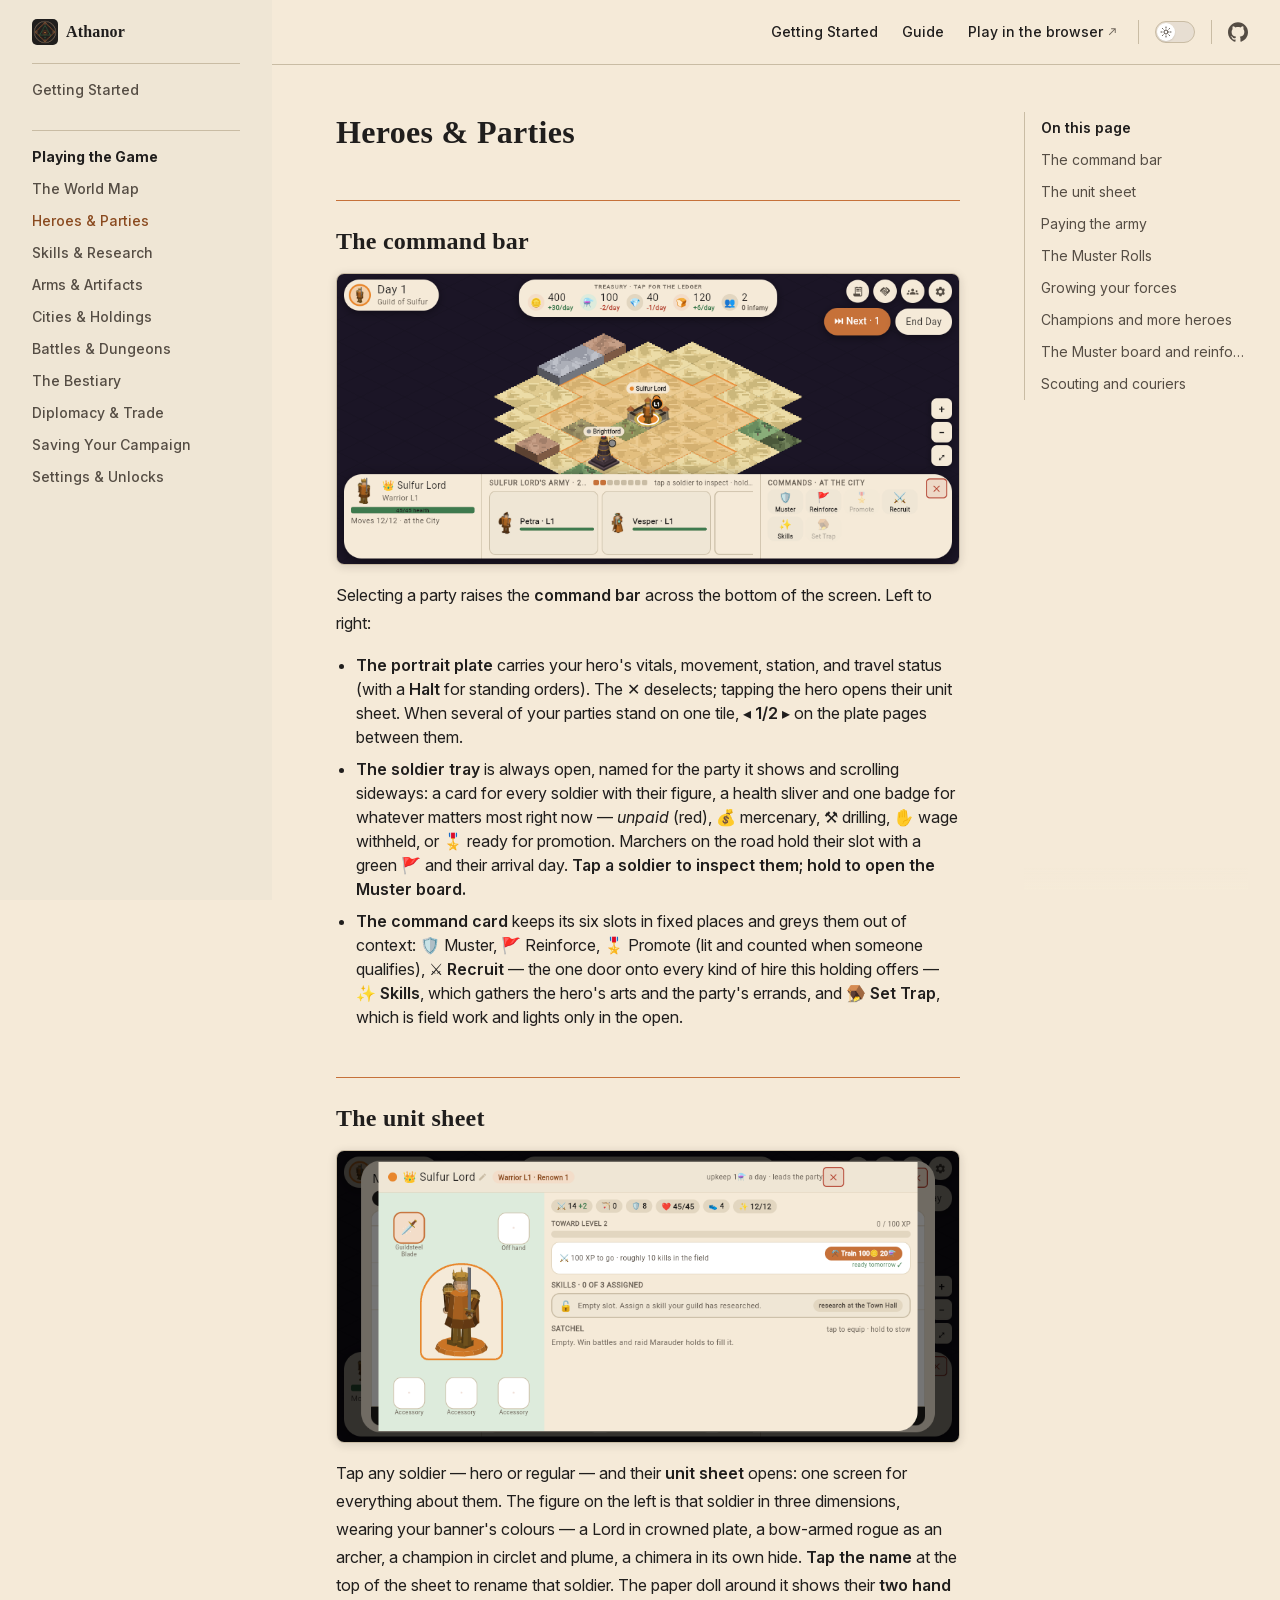
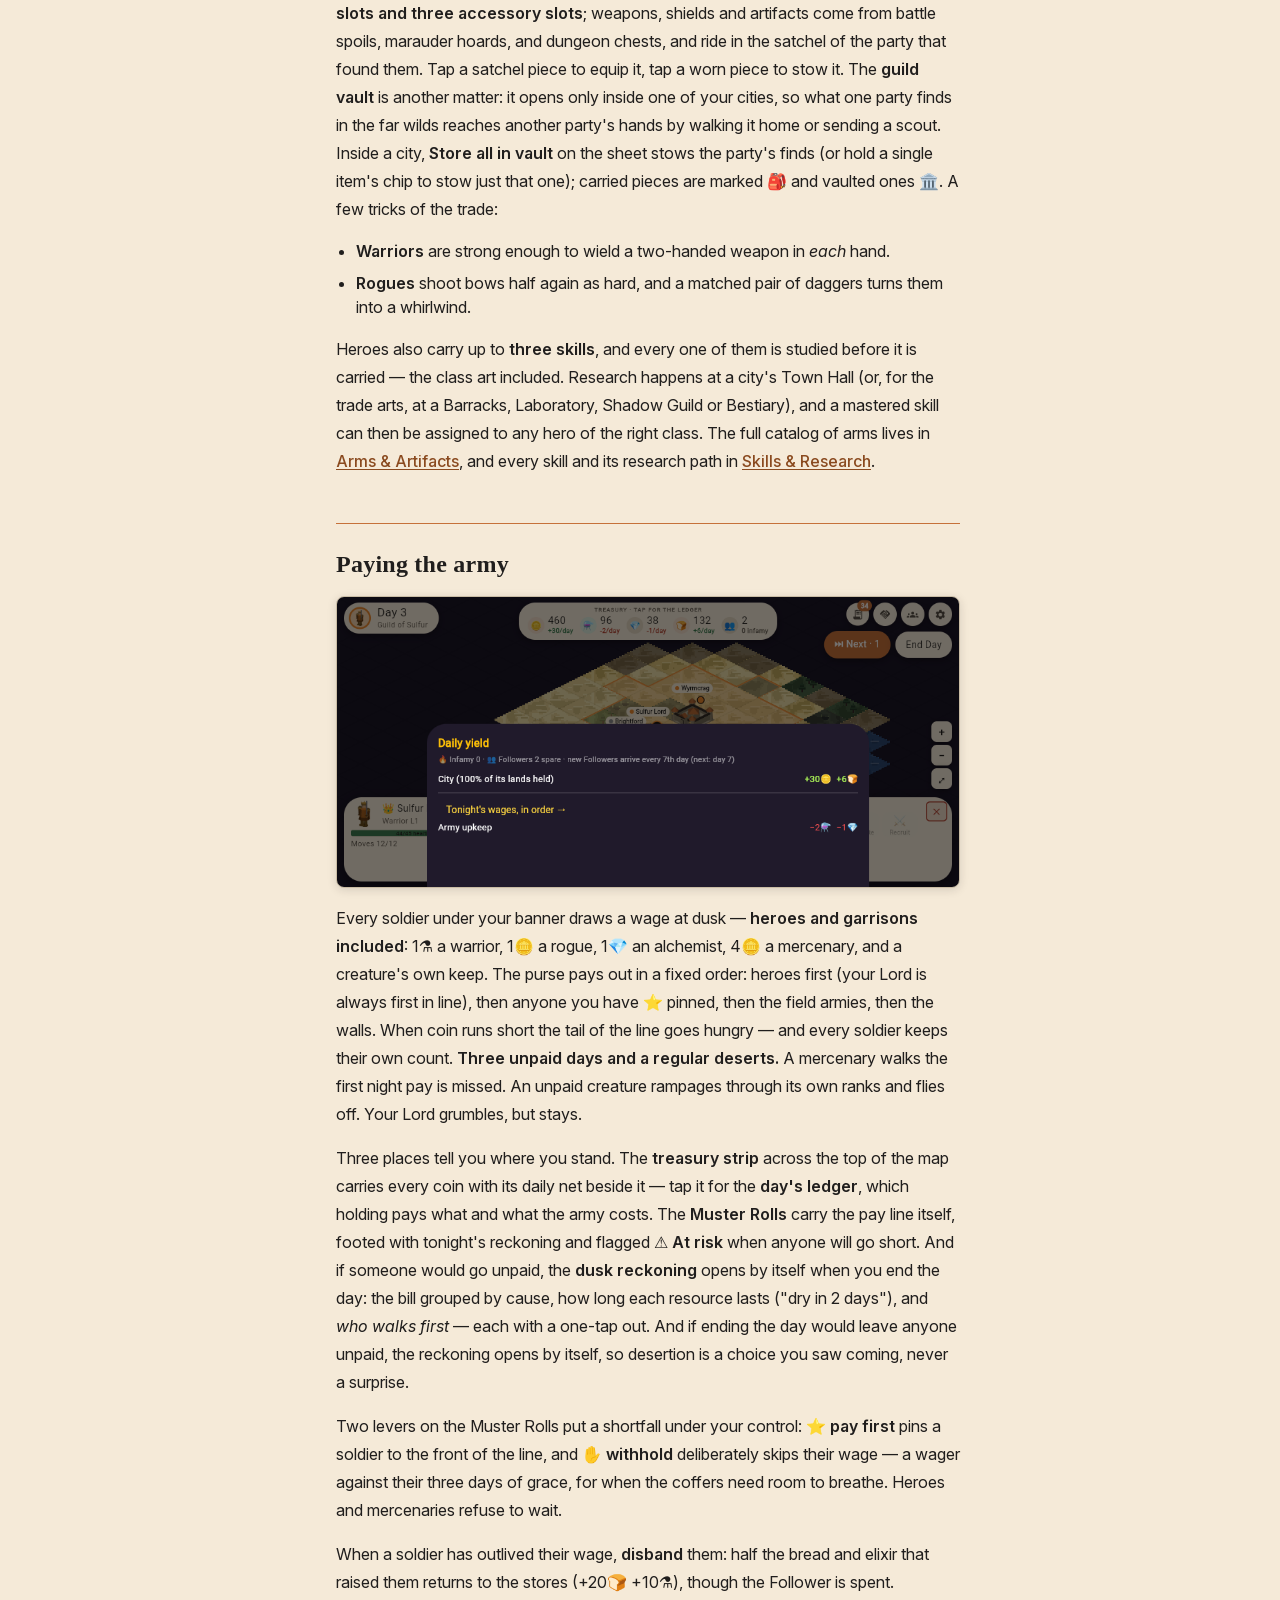
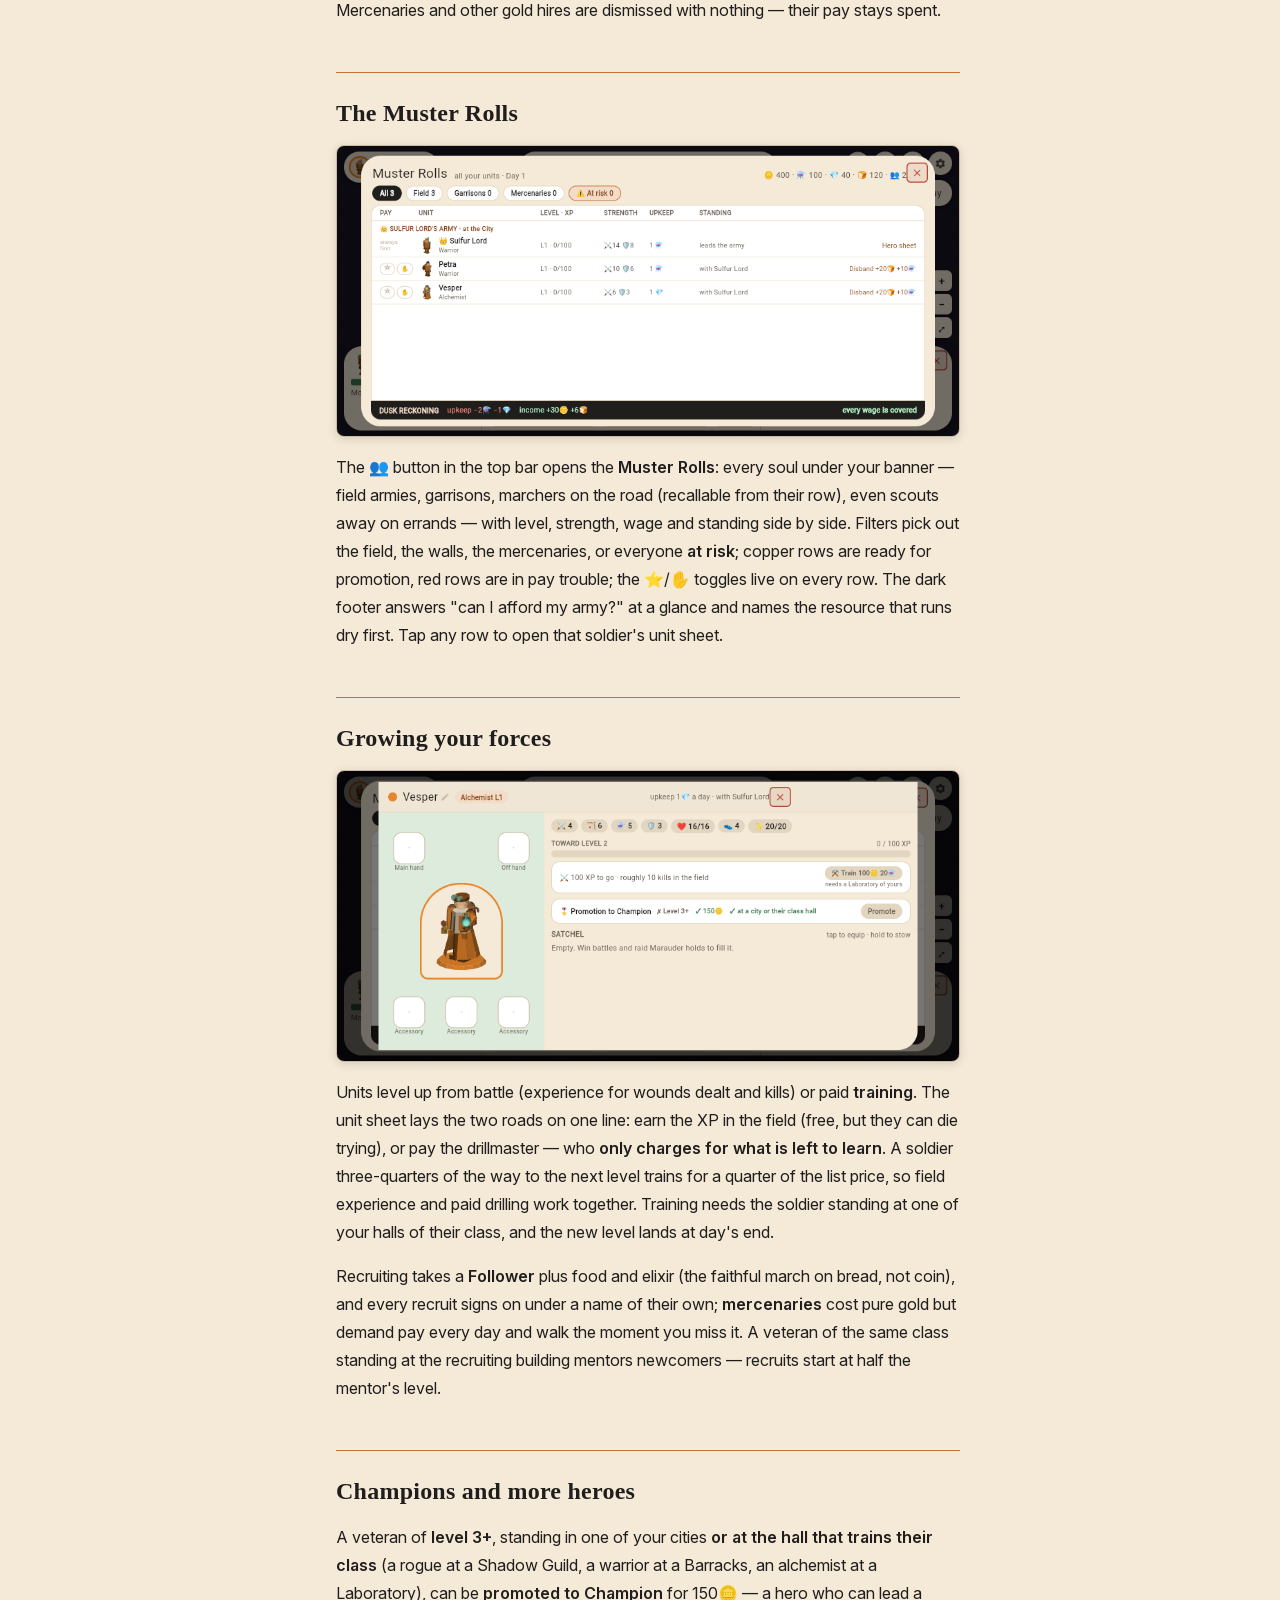
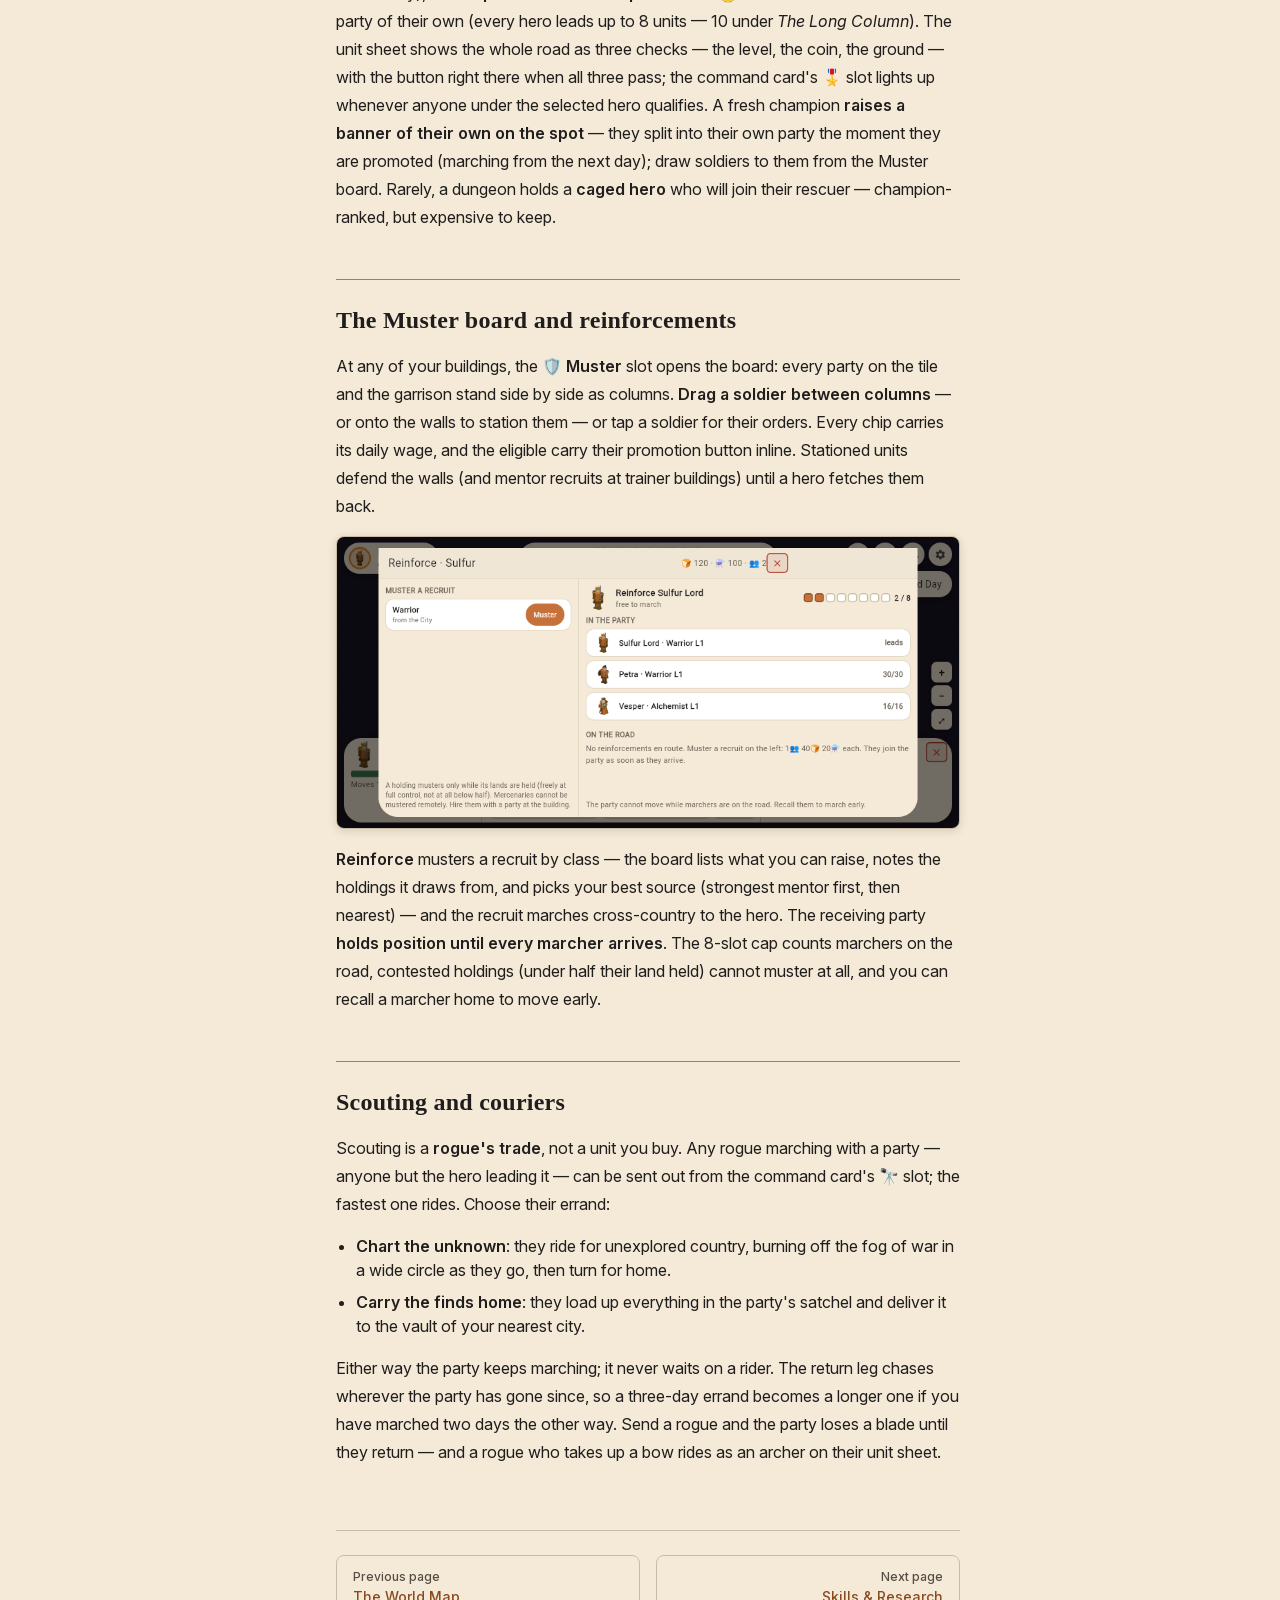
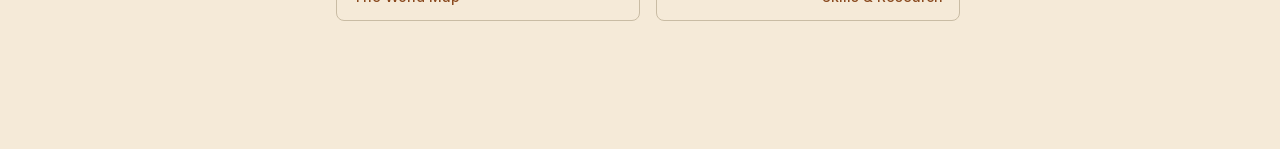
<file: guide/heroes.html>
<!DOCTYPE html>
<html lang="en-US" dir="ltr">
  <head>
    <meta charset="utf-8">
    <meta name="viewport" content="width=device-width,initial-scale=1">
    <title>Heroes &amp; Parties | Athanor</title>
    <meta name="description" content="Player guide for Athanor — a turn-based strategy game of guilds, alchemy, and the war for the blighted heart of the world.">
    <meta name="generator" content="VitePress v1.6.4">
    <link rel="preload stylesheet" href="/assets/style.zMlmPisL.css" as="style">
    <link rel="preload stylesheet" href="/vp-icons.css" as="style">
    
    <script type="module" src="/assets/app.CS9KpoOZ.js"></script>
    <link rel="preload" href="/assets/inter-roman-latin.Di8DUHzh.woff2" as="font" type="font/woff2" crossorigin="">
    <link rel="modulepreload" href="/assets/chunks/theme.DB_bHx0f.js">
    <link rel="modulepreload" href="/assets/chunks/framework.CShDTZbC.js">
    <link rel="modulepreload" href="/assets/guide_heroes.md.p76jD3Uj.lean.js">
    <link rel="icon" type="image/png" href="/favicon.png">
    <script id="check-dark-mode">(()=>{const e=localStorage.getItem("vitepress-theme-appearance")||"auto",a=window.matchMedia("(prefers-color-scheme: dark)").matches;(!e||e==="auto"?a:e==="dark")&&document.documentElement.classList.add("dark")})();</script>
    <script id="check-mac-os">document.documentElement.classList.toggle("mac",/Mac|iPhone|iPod|iPad/i.test(navigator.platform));</script>
  </head>
  <body>
    <div id="app"><div class="Layout" data-v-d8b57b2d><!--[--><!--]--><!--[--><span tabindex="-1" data-v-fcbfc0e0></span><a href="#VPContent" class="VPSkipLink visually-hidden" data-v-fcbfc0e0>Skip to content</a><!--]--><!----><header class="VPNav" data-v-d8b57b2d data-v-7ad780c2><div class="VPNavBar" data-v-7ad780c2 data-v-9fd4d1dd><div class="wrapper" data-v-9fd4d1dd><div class="container" data-v-9fd4d1dd><div class="title" data-v-9fd4d1dd><div class="VPNavBarTitle has-sidebar" data-v-9fd4d1dd data-v-9f43907a><a class="title" href="/" data-v-9f43907a><!--[--><!--]--><!--[--><img class="VPImage logo" src="/logo.png" alt data-v-ab19afbb><!--]--><span data-v-9f43907a>Athanor</span><!--[--><!--]--></a></div></div><div class="content" data-v-9fd4d1dd><div class="content-body" data-v-9fd4d1dd><!--[--><!--]--><div class="VPNavBarSearch search" data-v-9fd4d1dd><!----></div><nav aria-labelledby="main-nav-aria-label" class="VPNavBarMenu menu" data-v-9fd4d1dd data-v-afb2845e><span id="main-nav-aria-label" class="visually-hidden" data-v-afb2845e> Main Navigation </span><!--[--><!--[--><a class="VPLink link VPNavBarMenuLink" href="/getting-started.html" tabindex="0" data-v-afb2845e data-v-815115f5><!--[--><span data-v-815115f5>Getting Started</span><!--]--></a><!--]--><!--[--><a class="VPLink link VPNavBarMenuLink" href="/guide/world.html" tabindex="0" data-v-afb2845e data-v-815115f5><!--[--><span data-v-815115f5>Guide</span><!--]--></a><!--]--><!--[--><a class="VPLink link vp-external-link-icon VPNavBarMenuLink" href="https://play.athanor.games/" target="_blank" rel="noreferrer" tabindex="0" data-v-afb2845e data-v-815115f5><!--[--><span data-v-815115f5>Play in the browser</span><!--]--></a><!--]--><!--]--></nav><!----><div class="VPNavBarAppearance appearance" data-v-9fd4d1dd data-v-3f90c1a5><button class="VPSwitch VPSwitchAppearance" type="button" role="switch" title aria-checked="false" data-v-3f90c1a5 data-v-be9742d9 data-v-b4ccac88><span class="check" data-v-b4ccac88><span class="icon" data-v-b4ccac88><!--[--><span class="vpi-sun sun" data-v-be9742d9></span><span class="vpi-moon moon" data-v-be9742d9></span><!--]--></span></span></button></div><div class="VPSocialLinks VPNavBarSocialLinks social-links" data-v-9fd4d1dd data-v-ef6192dc data-v-e71e869c><!--[--><a class="VPSocialLink no-icon" href="https://github.com/Xander-Rudolph/athanor" aria-label="github" target="_blank" rel="noopener" data-v-e71e869c data-v-60a9a2d3><span class="vpi-social-github"></span></a><!--]--></div><div class="VPFlyout VPNavBarExtra extra" data-v-9fd4d1dd data-v-f953d92f data-v-bfe7971f><button type="button" class="button" aria-haspopup="true" aria-expanded="false" aria-label="extra navigation" data-v-bfe7971f><span class="vpi-more-horizontal icon" data-v-bfe7971f></span></button><div class="menu" data-v-bfe7971f><div class="VPMenu" data-v-bfe7971f data-v-20ed86d6><!----><!--[--><!--[--><!----><div class="group" data-v-f953d92f><div class="item appearance" data-v-f953d92f><p class="label" data-v-f953d92f>Appearance</p><div class="appearance-action" data-v-f953d92f><button class="VPSwitch VPSwitchAppearance" type="button" role="switch" title aria-checked="false" data-v-f953d92f data-v-be9742d9 data-v-b4ccac88><span class="check" data-v-b4ccac88><span class="icon" data-v-b4ccac88><!--[--><span class="vpi-sun sun" data-v-be9742d9></span><span class="vpi-moon moon" data-v-be9742d9></span><!--]--></span></span></button></div></div></div><div class="group" data-v-f953d92f><div class="item social-links" data-v-f953d92f><div class="VPSocialLinks social-links-list" data-v-f953d92f data-v-e71e869c><!--[--><a class="VPSocialLink no-icon" href="https://github.com/Xander-Rudolph/athanor" aria-label="github" target="_blank" rel="noopener" data-v-e71e869c data-v-60a9a2d3><span class="vpi-social-github"></span></a><!--]--></div></div></div><!--]--><!--]--></div></div></div><!--[--><!--]--><button type="button" class="VPNavBarHamburger hamburger" aria-label="mobile navigation" aria-expanded="false" aria-controls="VPNavScreen" data-v-9fd4d1dd data-v-6bee1efd><span class="container" data-v-6bee1efd><span class="top" data-v-6bee1efd></span><span class="middle" data-v-6bee1efd></span><span class="bottom" data-v-6bee1efd></span></span></button></div></div></div></div><div class="divider" data-v-9fd4d1dd><div class="divider-line" data-v-9fd4d1dd></div></div></div><!----></header><div class="VPLocalNav has-sidebar empty" data-v-d8b57b2d data-v-2488c25a><div class="container" data-v-2488c25a><button class="menu" aria-expanded="false" aria-controls="VPSidebarNav" data-v-2488c25a><span class="vpi-align-left menu-icon" data-v-2488c25a></span><span class="menu-text" data-v-2488c25a>Menu</span></button><div class="VPLocalNavOutlineDropdown" style="--vp-vh:0px;" data-v-2488c25a data-v-6b867909><button data-v-6b867909>Return to top</button><!----></div></div></div><aside class="VPSidebar" data-v-d8b57b2d data-v-42c4c606><div class="curtain" data-v-42c4c606></div><nav class="nav" id="VPSidebarNav" aria-labelledby="sidebar-aria-label" tabindex="-1" data-v-42c4c606><span class="visually-hidden" id="sidebar-aria-label" data-v-42c4c606> Sidebar Navigation </span><!--[--><!--]--><!--[--><div class="no-transition group" data-v-51288d80><section class="VPSidebarItem level-0" data-v-51288d80 data-v-0009425e><!----><div class="items" data-v-0009425e><!--[--><div class="VPSidebarItem level-1 is-link" data-v-0009425e><div class="item" data-v-0009425e><div class="indicator" data-v-0009425e></div><a class="VPLink link link" href="/getting-started.html" data-v-0009425e><!--[--><p class="text" data-v-0009425e>Getting Started</p><!--]--></a><!----></div><!----></div><!--]--></div></section></div><div class="no-transition group" data-v-51288d80><section class="VPSidebarItem level-0 has-active" data-v-51288d80 data-v-0009425e><div class="item" role="button" tabindex="0" data-v-0009425e><div class="indicator" data-v-0009425e></div><h2 class="text" data-v-0009425e>Playing the Game</h2><!----></div><div class="items" data-v-0009425e><!--[--><div class="VPSidebarItem level-1 is-link" data-v-0009425e><div class="item" data-v-0009425e><div class="indicator" data-v-0009425e></div><a class="VPLink link link" href="/guide/world.html" data-v-0009425e><!--[--><p class="text" data-v-0009425e>The World Map</p><!--]--></a><!----></div><!----></div><div class="VPSidebarItem level-1 is-link" data-v-0009425e><div class="item" data-v-0009425e><div class="indicator" data-v-0009425e></div><a class="VPLink link link" href="/guide/heroes.html" data-v-0009425e><!--[--><p class="text" data-v-0009425e>Heroes & Parties</p><!--]--></a><!----></div><!----></div><div class="VPSidebarItem level-1 is-link" data-v-0009425e><div class="item" data-v-0009425e><div class="indicator" data-v-0009425e></div><a class="VPLink link link" href="/guide/skills.html" data-v-0009425e><!--[--><p class="text" data-v-0009425e>Skills & Research</p><!--]--></a><!----></div><!----></div><div class="VPSidebarItem level-1 is-link" data-v-0009425e><div class="item" data-v-0009425e><div class="indicator" data-v-0009425e></div><a class="VPLink link link" href="/guide/artifacts.html" data-v-0009425e><!--[--><p class="text" data-v-0009425e>Arms & Artifacts</p><!--]--></a><!----></div><!----></div><div class="VPSidebarItem level-1 is-link" data-v-0009425e><div class="item" data-v-0009425e><div class="indicator" data-v-0009425e></div><a class="VPLink link link" href="/guide/cities.html" data-v-0009425e><!--[--><p class="text" data-v-0009425e>Cities & Holdings</p><!--]--></a><!----></div><!----></div><div class="VPSidebarItem level-1 is-link" data-v-0009425e><div class="item" data-v-0009425e><div class="indicator" data-v-0009425e></div><a class="VPLink link link" href="/guide/combat.html" data-v-0009425e><!--[--><p class="text" data-v-0009425e>Battles & Dungeons</p><!--]--></a><!----></div><!----></div><div class="VPSidebarItem level-1 is-link" data-v-0009425e><div class="item" data-v-0009425e><div class="indicator" data-v-0009425e></div><a class="VPLink link link" href="/guide/bestiary.html" data-v-0009425e><!--[--><p class="text" data-v-0009425e>The Bestiary</p><!--]--></a><!----></div><!----></div><div class="VPSidebarItem level-1 is-link" data-v-0009425e><div class="item" data-v-0009425e><div class="indicator" data-v-0009425e></div><a class="VPLink link link" href="/guide/diplomacy.html" data-v-0009425e><!--[--><p class="text" data-v-0009425e>Diplomacy & Trade</p><!--]--></a><!----></div><!----></div><div class="VPSidebarItem level-1 is-link" data-v-0009425e><div class="item" data-v-0009425e><div class="indicator" data-v-0009425e></div><a class="VPLink link link" href="/guide/saving.html" data-v-0009425e><!--[--><p class="text" data-v-0009425e>Saving Your Campaign</p><!--]--></a><!----></div><!----></div><div class="VPSidebarItem level-1 is-link" data-v-0009425e><div class="item" data-v-0009425e><div class="indicator" data-v-0009425e></div><a class="VPLink link link" href="/guide/settings.html" data-v-0009425e><!--[--><p class="text" data-v-0009425e>Settings & Unlocks</p><!--]--></a><!----></div><!----></div><!--]--></div></section></div><!--]--><!--[--><!--]--></nav></aside><div class="VPContent has-sidebar" id="VPContent" data-v-d8b57b2d data-v-9a6c75ad><div class="VPDoc has-sidebar has-aside" data-v-9a6c75ad data-v-e6f2a212><!--[--><!--]--><div class="container" data-v-e6f2a212><div class="aside" data-v-e6f2a212><div class="aside-curtain" data-v-e6f2a212></div><div class="aside-container" data-v-e6f2a212><div class="aside-content" data-v-e6f2a212><div class="VPDocAside" data-v-e6f2a212 data-v-cb998dce><!--[--><!--]--><!--[--><!--]--><nav aria-labelledby="doc-outline-aria-label" class="VPDocAsideOutline" data-v-cb998dce data-v-f610f197><div class="content" data-v-f610f197><div class="outline-marker" data-v-f610f197></div><div aria-level="2" class="outline-title" id="doc-outline-aria-label" role="heading" data-v-f610f197>On this page</div><ul class="VPDocOutlineItem root" data-v-f610f197 data-v-53c99d69><!--[--><!--]--></ul></div></nav><!--[--><!--]--><div class="spacer" data-v-cb998dce></div><!--[--><!--]--><!----><!--[--><!--]--><!--[--><!--]--></div></div></div></div><div class="content" data-v-e6f2a212><div class="content-container" data-v-e6f2a212><!--[--><!--]--><main class="main" data-v-e6f2a212><div style="position:relative;" class="vp-doc _guide_heroes" data-v-e6f2a212><div><h1 id="heroes-parties" tabindex="-1">Heroes &amp; Parties <a class="header-anchor" href="#heroes-parties" aria-label="Permalink to &quot;Heroes &amp; Parties&quot;">​</a></h1><h2 id="the-command-bar" tabindex="-1">The command bar <a class="header-anchor" href="#the-command-bar" aria-label="Permalink to &quot;The command bar&quot;">​</a></h2><p><img src="/screens/command-bar.png" alt="The command bar"></p><p>Selecting a party raises the <strong>command bar</strong> across the bottom of the screen. Left to right:</p><ul><li><strong>The portrait plate</strong> carries your hero&#39;s vitals, movement, station, and travel status (with a <strong>Halt</strong> for standing orders). The <strong>✕</strong> deselects; tapping the hero opens their unit sheet. When several of your parties stand on one tile, <strong>◂ 1/2 ▸</strong> on the plate pages between them.</li><li><strong>The soldier tray</strong> is always open, named for the party it shows and scrolling sideways: a card for every soldier with their figure, a health sliver and one badge for whatever matters most right now — <em>unpaid</em> (red), 💰 mercenary, ⚒ drilling, ✋ wage withheld, or 🎖 ready for promotion. Marchers on the road hold their slot with a green 🚩 and their arrival day. <strong>Tap a soldier to inspect them; hold to open the Muster board.</strong></li><li><strong>The command card</strong> keeps its six slots in fixed places and greys them out of context: 🛡 Muster, 🚩 Reinforce, 🎖 Promote (lit and counted when someone qualifies), ⚔ <strong>Recruit</strong> — the one door onto every kind of hire this holding offers — ✨ <strong>Skills</strong>, which gathers the hero&#39;s arts and the party&#39;s errands, and 🪤 <strong>Set Trap</strong>, which is field work and lights only in the open.</li></ul><h2 id="the-unit-sheet" tabindex="-1">The unit sheet <a class="header-anchor" href="#the-unit-sheet" aria-label="Permalink to &quot;The unit sheet&quot;">​</a></h2><p><img src="/screens/unit-sheet.png" alt="The unit sheet"></p><p>Tap any soldier — hero or regular — and their <strong>unit sheet</strong> opens: one screen for everything about them. The figure on the left is that soldier in three dimensions, wearing your banner&#39;s colours — a Lord in crowned plate, a bow-armed rogue as an archer, a champion in circlet and plume, a chimera in its own hide. <strong>Tap the name</strong> at the top of the sheet to rename that soldier. The paper doll around it shows their <strong>two hand slots and three accessory slots</strong>; weapons, shields and artifacts come from battle spoils, marauder hoards, and dungeon chests, and ride in the satchel of the party that found them. Tap a satchel piece to equip it, tap a worn piece to stow it. The <strong>guild vault</strong> is another matter: it opens only inside one of your cities, so what one party finds in the far wilds reaches another party&#39;s hands by walking it home or sending a scout. Inside a city, <strong>Store all in vault</strong> on the sheet stows the party&#39;s finds (or hold a single item&#39;s chip to stow just that one); carried pieces are marked 🎒 and vaulted ones 🏛. A few tricks of the trade:</p><ul><li><strong>Warriors</strong> are strong enough to wield a two-handed weapon in <em>each</em> hand.</li><li><strong>Rogues</strong> shoot bows half again as hard, and a matched pair of daggers turns them into a whirlwind.</li></ul><p>Heroes also carry up to <strong>three skills</strong>, and every one of them is studied before it is carried — the class art included. Research happens at a city&#39;s Town Hall (or, for the trade arts, at a Barracks, Laboratory, Shadow Guild or Bestiary), and a mastered skill can then be assigned to any hero of the right class. The full catalog of arms lives in <a href="/guide/artifacts.html">Arms &amp; Artifacts</a>, and every skill and its research path in <a href="/guide/skills.html">Skills &amp; Research</a>.</p><h2 id="paying-the-army" tabindex="-1">Paying the army <a class="header-anchor" href="#paying-the-army" aria-label="Permalink to &quot;Paying the army&quot;">​</a></h2><p><img src="/screens/dusk.png" alt="The day&#39;s ledger"></p><p>Every soldier under your banner draws a wage at dusk — <strong>heroes and garrisons included</strong>: 1⚗️ a warrior, 1🪙 a rogue, 1💎 an alchemist, 4🪙 a mercenary, and a creature&#39;s own keep. The purse pays out in a fixed order: heroes first (your Lord is always first in line), then anyone you have ⭐ pinned, then the field armies, then the walls. When coin runs short the tail of the line goes hungry — and every soldier keeps their own count. <strong>Three unpaid days and a regular deserts.</strong> A mercenary walks the first night pay is missed. An unpaid creature rampages through its own ranks and flies off. Your Lord grumbles, but stays.</p><p>Three places tell you where you stand. The <strong>treasury strip</strong> across the top of the map carries every coin with its daily net beside it — tap it for the <strong>day&#39;s ledger</strong>, which holding pays what and what the army costs. The <strong>Muster Rolls</strong> carry the pay line itself, footed with tonight&#39;s reckoning and flagged <strong>⚠ At risk</strong> when anyone will go short. And if someone would go unpaid, the <strong>dusk reckoning</strong> opens by itself when you end the day: the bill grouped by cause, how long each resource lasts (&quot;dry in 2 days&quot;), and <em>who walks first</em> — each with a one-tap out. And if ending the day would leave anyone unpaid, the reckoning opens by itself, so desertion is a choice you saw coming, never a surprise.</p><p>Two levers on the Muster Rolls put a shortfall under your control: <strong>⭐ pay first</strong> pins a soldier to the front of the line, and <strong>✋ withhold</strong> deliberately skips their wage — a wager against their three days of grace, for when the coffers need room to breathe. Heroes and mercenaries refuse to wait.</p><p>When a soldier has outlived their wage, <strong>disband</strong> them: half the bread and elixir that raised them returns to the stores (+20🍞 +10⚗️), though the Follower is spent. Mercenaries and other gold hires are dismissed with nothing — their pay stays spent.</p><h2 id="the-muster-rolls" tabindex="-1">The Muster Rolls <a class="header-anchor" href="#the-muster-rolls" aria-label="Permalink to &quot;The Muster Rolls&quot;">​</a></h2><p><img src="/screens/muster-rolls.png" alt="The Muster Rolls"></p><p>The 👥 button in the top bar opens the <strong>Muster Rolls</strong>: every soul under your banner — field armies, garrisons, marchers on the road (recallable from their row), even scouts away on errands — with level, strength, wage and standing side by side. Filters pick out the field, the walls, the mercenaries, or everyone <strong>at risk</strong>; copper rows are ready for promotion, red rows are in pay trouble; the ⭐/✋ toggles live on every row. The dark footer answers &quot;can I afford my army?&quot; at a glance and names the resource that runs dry first. Tap any row to open that soldier&#39;s unit sheet.</p><h2 id="growing-your-forces" tabindex="-1">Growing your forces <a class="header-anchor" href="#growing-your-forces" aria-label="Permalink to &quot;Growing your forces&quot;">​</a></h2><p><img src="/screens/unit-growth.png" alt="The unit sheet for a regular"></p><p>Units level up from battle (experience for wounds dealt and kills) or paid <strong>training</strong>. The unit sheet lays the two roads on one line: earn the XP in the field (free, but they can die trying), or pay the drillmaster — who <strong>only charges for what is left to learn</strong>. A soldier three-quarters of the way to the next level trains for a quarter of the list price, so field experience and paid drilling work together. Training needs the soldier standing at one of your halls of their class, and the new level lands at day&#39;s end.</p><p>Recruiting takes a <strong>Follower</strong> plus food and elixir (the faithful march on bread, not coin), and every recruit signs on under a name of their own; <strong>mercenaries</strong> cost pure gold but demand pay every day and walk the moment you miss it. A veteran of the same class standing at the recruiting building mentors newcomers — recruits start at half the mentor&#39;s level.</p><h2 id="champions-and-more-heroes" tabindex="-1">Champions and more heroes <a class="header-anchor" href="#champions-and-more-heroes" aria-label="Permalink to &quot;Champions and more heroes&quot;">​</a></h2><p>A veteran of <strong>level 3+</strong>, standing in one of your cities <strong>or at the hall that trains their class</strong> (a rogue at a Shadow Guild, a warrior at a Barracks, an alchemist at a Laboratory), can be <strong>promoted to Champion</strong> for 150🪙 — a hero who can lead a party of their own (every hero leads up to 8 units — 10 under <em>The Long Column</em>). The unit sheet shows the whole road as three checks — the level, the coin, the ground — with the button right there when all three pass; the command card&#39;s 🎖 slot lights up whenever anyone under the selected hero qualifies. A fresh champion <strong>raises a banner of their own on the spot</strong> — they split into their own party the moment they are promoted (marching from the next day); draw soldiers to them from the Muster board. Rarely, a dungeon holds a <strong>caged hero</strong> who will join their rescuer — champion-ranked, but expensive to keep.</p><h2 id="the-muster-board-and-reinforcements" tabindex="-1">The Muster board and reinforcements <a class="header-anchor" href="#the-muster-board-and-reinforcements" aria-label="Permalink to &quot;The Muster board and reinforcements&quot;">​</a></h2><p>At any of your buildings, the 🛡 <strong>Muster</strong> slot opens the board: every party on the tile and the garrison stand side by side as columns. <strong>Drag a soldier between columns</strong> — or onto the walls to station them — or tap a soldier for their orders. Every chip carries its daily wage, and the eligible carry their promotion button inline. Stationed units defend the walls (and mentor recruits at trainer buildings) until a hero fetches them back.</p><p><img src="/screens/reinforce.png" alt="The Reinforce screen"></p><p><strong>Reinforce</strong> musters a recruit by class — the board lists what you can raise, notes the holdings it draws from, and picks your best source (strongest mentor first, then nearest) — and the recruit marches cross-country to the hero. The receiving party <strong>holds position until every marcher arrives</strong>. The 8-slot cap counts marchers on the road, contested holdings (under half their land held) cannot muster at all, and you can recall a marcher home to move early.</p><h2 id="scouting-and-couriers" tabindex="-1">Scouting and couriers <a class="header-anchor" href="#scouting-and-couriers" aria-label="Permalink to &quot;Scouting and couriers&quot;">​</a></h2><p>Scouting is a <strong>rogue&#39;s trade</strong>, not a unit you buy. Any rogue marching with a party — anyone but the hero leading it — can be sent out from the command card&#39;s 🔭 slot; the fastest one rides. Choose their errand:</p><ul><li><strong>Chart the unknown</strong>: they ride for unexplored country, burning off the fog of war in a wide circle as they go, then turn for home.</li><li><strong>Carry the finds home</strong>: they load up everything in the party&#39;s satchel and deliver it to the vault of your nearest city.</li></ul><p>Either way the party keeps marching; it never waits on a rider. The return leg chases wherever the party has gone since, so a three-day errand becomes a longer one if you have marched two days the other way. Send a rogue and the party loses a blade until they return — and a rogue who takes up a bow rides as an archer on their unit sheet.</p></div></div></main><footer class="VPDocFooter" data-v-e6f2a212 data-v-1bcd8184><!--[--><!--]--><!----><nav class="prev-next" aria-labelledby="doc-footer-aria-label" data-v-1bcd8184><span class="visually-hidden" id="doc-footer-aria-label" data-v-1bcd8184>Pager</span><div class="pager" data-v-1bcd8184><a class="VPLink link pager-link prev" href="/guide/world.html" data-v-1bcd8184><!--[--><span class="desc" data-v-1bcd8184>Previous page</span><span class="title" data-v-1bcd8184>The World Map</span><!--]--></a></div><div class="pager" data-v-1bcd8184><a class="VPLink link pager-link next" href="/guide/skills.html" data-v-1bcd8184><!--[--><span class="desc" data-v-1bcd8184>Next page</span><span class="title" data-v-1bcd8184>Skills & Research</span><!--]--></a></div></nav></footer><!--[--><!--]--></div></div></div><!--[--><!--]--></div></div><footer class="VPFooter has-sidebar" data-v-d8b57b2d data-v-566314d4><div class="container" data-v-566314d4><p class="message" data-v-566314d4>Seven guilds, one blighted world, and the Great Work.</p><!----></div></footer><!--[--><!--]--></div></div>
    <script>window.__VP_HASH_MAP__=JSON.parse("{\"getting-started.md\":\"BIBrC58D\",\"guide_artifacts.md\":\"D2sXM8uT\",\"guide_bestiary.md\":\"BWFZptFt\",\"guide_cities.md\":\"8rqQKAmU\",\"guide_combat.md\":\"CKlGulzK\",\"guide_diplomacy.md\":\"B-I2Ewkw\",\"guide_heroes.md\":\"p76jD3Uj\",\"guide_saving.md\":\"uKARSjEd\",\"guide_settings.md\":\"CPcANh4O\",\"guide_skills.md\":\"CmdkVqu4\",\"guide_world.md\":\"DTzR8hFW\",\"index.md\":\"JroTo_hh\"}");window.__VP_SITE_DATA__=JSON.parse("{\"lang\":\"en-US\",\"dir\":\"ltr\",\"title\":\"Athanor\",\"description\":\"Player guide for Athanor — a turn-based strategy game of guilds, alchemy, and the war for the blighted heart of the world.\",\"base\":\"/\",\"head\":[],\"router\":{\"prefetchLinks\":true},\"appearance\":true,\"themeConfig\":{\"logo\":\"/logo.png\",\"nav\":[{\"text\":\"Getting Started\",\"link\":\"/getting-started\"},{\"text\":\"Guide\",\"link\":\"/guide/world\"},{\"text\":\"Play in the browser\",\"link\":\"https://play.athanor.games/\"}],\"sidebar\":[{\"text\":\"Getting Started\",\"link\":\"/getting-started\"},{\"text\":\"Playing the Game\",\"items\":[{\"text\":\"The World Map\",\"link\":\"/guide/world\"},{\"text\":\"Heroes & Parties\",\"link\":\"/guide/heroes\"},{\"text\":\"Skills & Research\",\"link\":\"/guide/skills\"},{\"text\":\"Arms & Artifacts\",\"link\":\"/guide/artifacts\"},{\"text\":\"Cities & Holdings\",\"link\":\"/guide/cities\"},{\"text\":\"Battles & Dungeons\",\"link\":\"/guide/combat\"},{\"text\":\"The Bestiary\",\"link\":\"/guide/bestiary\"},{\"text\":\"Diplomacy & Trade\",\"link\":\"/guide/diplomacy\"},{\"text\":\"Saving Your Campaign\",\"link\":\"/guide/saving\"},{\"text\":\"Settings & Unlocks\",\"link\":\"/guide/settings\"}]}],\"socialLinks\":[{\"icon\":\"github\",\"link\":\"https://github.com/Xander-Rudolph/athanor\"}],\"footer\":{\"message\":\"Seven guilds, one blighted world, and the Great Work.\"}},\"locales\":{},\"scrollOffset\":134,\"cleanUrls\":false}");</script>
    
  </body>
</html>
</file>
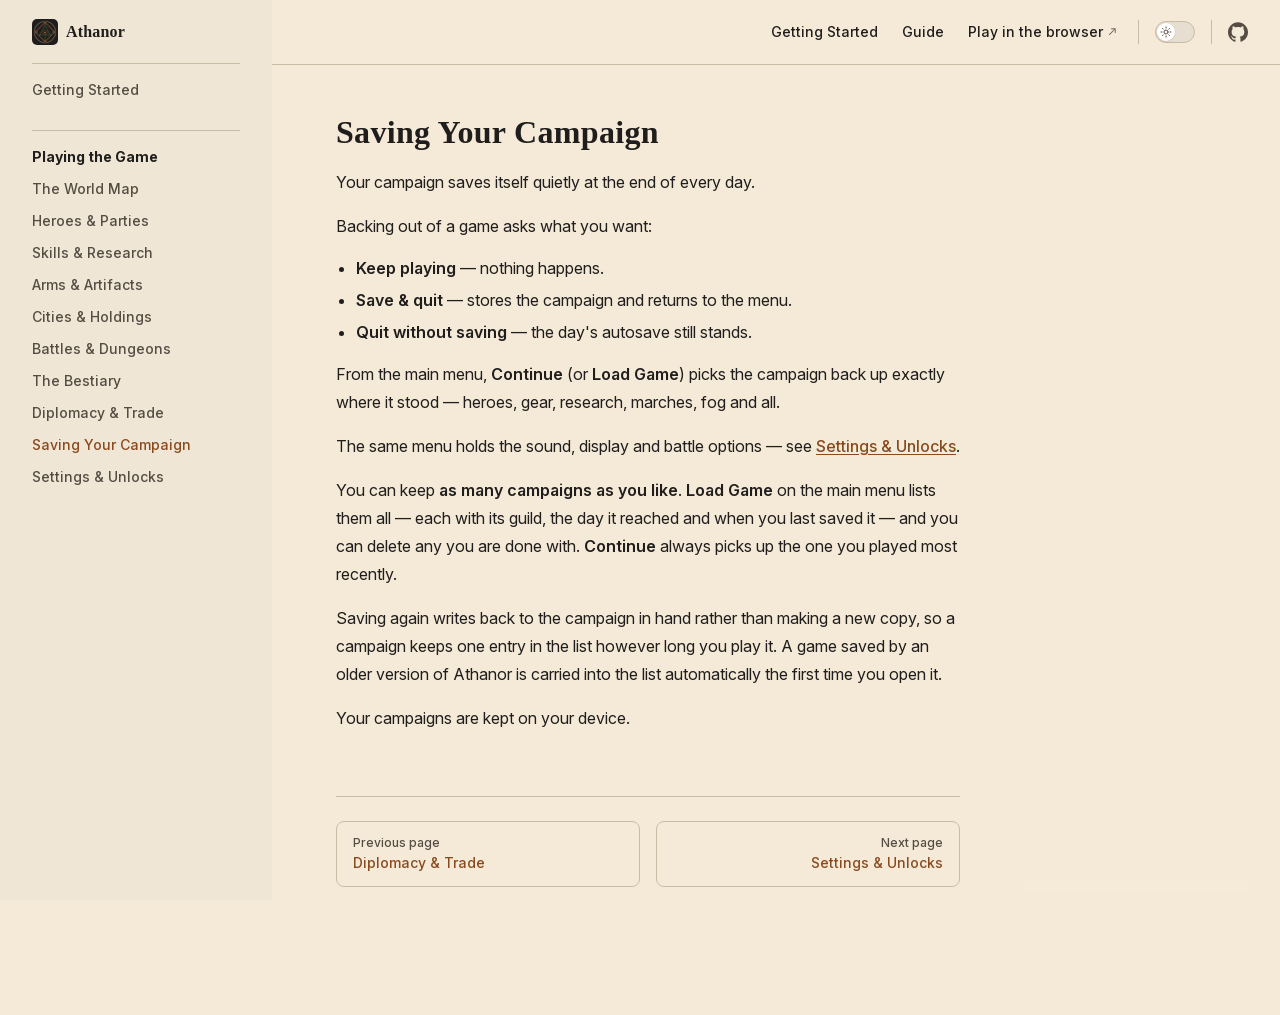
<file: guide/saving.html>
<!DOCTYPE html>
<html lang="en-US" dir="ltr">
  <head>
    <meta charset="utf-8">
    <meta name="viewport" content="width=device-width,initial-scale=1">
    <title>Saving Your Campaign | Athanor</title>
    <meta name="description" content="Player guide for Athanor — a turn-based strategy game of guilds, alchemy, and the war for the blighted heart of the world.">
    <meta name="generator" content="VitePress v1.6.4">
    <link rel="preload stylesheet" href="/assets/style.zMlmPisL.css" as="style">
    <link rel="preload stylesheet" href="/vp-icons.css" as="style">
    
    <script type="module" src="/assets/app.CS9KpoOZ.js"></script>
    <link rel="preload" href="/assets/inter-roman-latin.Di8DUHzh.woff2" as="font" type="font/woff2" crossorigin="">
    <link rel="modulepreload" href="/assets/chunks/theme.DB_bHx0f.js">
    <link rel="modulepreload" href="/assets/chunks/framework.CShDTZbC.js">
    <link rel="modulepreload" href="/assets/guide_saving.md.uKARSjEd.lean.js">
    <link rel="icon" type="image/png" href="/favicon.png">
    <script id="check-dark-mode">(()=>{const e=localStorage.getItem("vitepress-theme-appearance")||"auto",a=window.matchMedia("(prefers-color-scheme: dark)").matches;(!e||e==="auto"?a:e==="dark")&&document.documentElement.classList.add("dark")})();</script>
    <script id="check-mac-os">document.documentElement.classList.toggle("mac",/Mac|iPhone|iPod|iPad/i.test(navigator.platform));</script>
  </head>
  <body>
    <div id="app"><div class="Layout" data-v-d8b57b2d><!--[--><!--]--><!--[--><span tabindex="-1" data-v-fcbfc0e0></span><a href="#VPContent" class="VPSkipLink visually-hidden" data-v-fcbfc0e0>Skip to content</a><!--]--><!----><header class="VPNav" data-v-d8b57b2d data-v-7ad780c2><div class="VPNavBar" data-v-7ad780c2 data-v-9fd4d1dd><div class="wrapper" data-v-9fd4d1dd><div class="container" data-v-9fd4d1dd><div class="title" data-v-9fd4d1dd><div class="VPNavBarTitle has-sidebar" data-v-9fd4d1dd data-v-9f43907a><a class="title" href="/" data-v-9f43907a><!--[--><!--]--><!--[--><img class="VPImage logo" src="/logo.png" alt data-v-ab19afbb><!--]--><span data-v-9f43907a>Athanor</span><!--[--><!--]--></a></div></div><div class="content" data-v-9fd4d1dd><div class="content-body" data-v-9fd4d1dd><!--[--><!--]--><div class="VPNavBarSearch search" data-v-9fd4d1dd><!----></div><nav aria-labelledby="main-nav-aria-label" class="VPNavBarMenu menu" data-v-9fd4d1dd data-v-afb2845e><span id="main-nav-aria-label" class="visually-hidden" data-v-afb2845e> Main Navigation </span><!--[--><!--[--><a class="VPLink link VPNavBarMenuLink" href="/getting-started.html" tabindex="0" data-v-afb2845e data-v-815115f5><!--[--><span data-v-815115f5>Getting Started</span><!--]--></a><!--]--><!--[--><a class="VPLink link VPNavBarMenuLink" href="/guide/world.html" tabindex="0" data-v-afb2845e data-v-815115f5><!--[--><span data-v-815115f5>Guide</span><!--]--></a><!--]--><!--[--><a class="VPLink link vp-external-link-icon VPNavBarMenuLink" href="https://play.athanor.games/" target="_blank" rel="noreferrer" tabindex="0" data-v-afb2845e data-v-815115f5><!--[--><span data-v-815115f5>Play in the browser</span><!--]--></a><!--]--><!--]--></nav><!----><div class="VPNavBarAppearance appearance" data-v-9fd4d1dd data-v-3f90c1a5><button class="VPSwitch VPSwitchAppearance" type="button" role="switch" title aria-checked="false" data-v-3f90c1a5 data-v-be9742d9 data-v-b4ccac88><span class="check" data-v-b4ccac88><span class="icon" data-v-b4ccac88><!--[--><span class="vpi-sun sun" data-v-be9742d9></span><span class="vpi-moon moon" data-v-be9742d9></span><!--]--></span></span></button></div><div class="VPSocialLinks VPNavBarSocialLinks social-links" data-v-9fd4d1dd data-v-ef6192dc data-v-e71e869c><!--[--><a class="VPSocialLink no-icon" href="https://github.com/Xander-Rudolph/athanor" aria-label="github" target="_blank" rel="noopener" data-v-e71e869c data-v-60a9a2d3><span class="vpi-social-github"></span></a><!--]--></div><div class="VPFlyout VPNavBarExtra extra" data-v-9fd4d1dd data-v-f953d92f data-v-bfe7971f><button type="button" class="button" aria-haspopup="true" aria-expanded="false" aria-label="extra navigation" data-v-bfe7971f><span class="vpi-more-horizontal icon" data-v-bfe7971f></span></button><div class="menu" data-v-bfe7971f><div class="VPMenu" data-v-bfe7971f data-v-20ed86d6><!----><!--[--><!--[--><!----><div class="group" data-v-f953d92f><div class="item appearance" data-v-f953d92f><p class="label" data-v-f953d92f>Appearance</p><div class="appearance-action" data-v-f953d92f><button class="VPSwitch VPSwitchAppearance" type="button" role="switch" title aria-checked="false" data-v-f953d92f data-v-be9742d9 data-v-b4ccac88><span class="check" data-v-b4ccac88><span class="icon" data-v-b4ccac88><!--[--><span class="vpi-sun sun" data-v-be9742d9></span><span class="vpi-moon moon" data-v-be9742d9></span><!--]--></span></span></button></div></div></div><div class="group" data-v-f953d92f><div class="item social-links" data-v-f953d92f><div class="VPSocialLinks social-links-list" data-v-f953d92f data-v-e71e869c><!--[--><a class="VPSocialLink no-icon" href="https://github.com/Xander-Rudolph/athanor" aria-label="github" target="_blank" rel="noopener" data-v-e71e869c data-v-60a9a2d3><span class="vpi-social-github"></span></a><!--]--></div></div></div><!--]--><!--]--></div></div></div><!--[--><!--]--><button type="button" class="VPNavBarHamburger hamburger" aria-label="mobile navigation" aria-expanded="false" aria-controls="VPNavScreen" data-v-9fd4d1dd data-v-6bee1efd><span class="container" data-v-6bee1efd><span class="top" data-v-6bee1efd></span><span class="middle" data-v-6bee1efd></span><span class="bottom" data-v-6bee1efd></span></span></button></div></div></div></div><div class="divider" data-v-9fd4d1dd><div class="divider-line" data-v-9fd4d1dd></div></div></div><!----></header><div class="VPLocalNav has-sidebar empty" data-v-d8b57b2d data-v-2488c25a><div class="container" data-v-2488c25a><button class="menu" aria-expanded="false" aria-controls="VPSidebarNav" data-v-2488c25a><span class="vpi-align-left menu-icon" data-v-2488c25a></span><span class="menu-text" data-v-2488c25a>Menu</span></button><div class="VPLocalNavOutlineDropdown" style="--vp-vh:0px;" data-v-2488c25a data-v-6b867909><button data-v-6b867909>Return to top</button><!----></div></div></div><aside class="VPSidebar" data-v-d8b57b2d data-v-42c4c606><div class="curtain" data-v-42c4c606></div><nav class="nav" id="VPSidebarNav" aria-labelledby="sidebar-aria-label" tabindex="-1" data-v-42c4c606><span class="visually-hidden" id="sidebar-aria-label" data-v-42c4c606> Sidebar Navigation </span><!--[--><!--]--><!--[--><div class="no-transition group" data-v-51288d80><section class="VPSidebarItem level-0" data-v-51288d80 data-v-0009425e><!----><div class="items" data-v-0009425e><!--[--><div class="VPSidebarItem level-1 is-link" data-v-0009425e><div class="item" data-v-0009425e><div class="indicator" data-v-0009425e></div><a class="VPLink link link" href="/getting-started.html" data-v-0009425e><!--[--><p class="text" data-v-0009425e>Getting Started</p><!--]--></a><!----></div><!----></div><!--]--></div></section></div><div class="no-transition group" data-v-51288d80><section class="VPSidebarItem level-0 has-active" data-v-51288d80 data-v-0009425e><div class="item" role="button" tabindex="0" data-v-0009425e><div class="indicator" data-v-0009425e></div><h2 class="text" data-v-0009425e>Playing the Game</h2><!----></div><div class="items" data-v-0009425e><!--[--><div class="VPSidebarItem level-1 is-link" data-v-0009425e><div class="item" data-v-0009425e><div class="indicator" data-v-0009425e></div><a class="VPLink link link" href="/guide/world.html" data-v-0009425e><!--[--><p class="text" data-v-0009425e>The World Map</p><!--]--></a><!----></div><!----></div><div class="VPSidebarItem level-1 is-link" data-v-0009425e><div class="item" data-v-0009425e><div class="indicator" data-v-0009425e></div><a class="VPLink link link" href="/guide/heroes.html" data-v-0009425e><!--[--><p class="text" data-v-0009425e>Heroes & Parties</p><!--]--></a><!----></div><!----></div><div class="VPSidebarItem level-1 is-link" data-v-0009425e><div class="item" data-v-0009425e><div class="indicator" data-v-0009425e></div><a class="VPLink link link" href="/guide/skills.html" data-v-0009425e><!--[--><p class="text" data-v-0009425e>Skills & Research</p><!--]--></a><!----></div><!----></div><div class="VPSidebarItem level-1 is-link" data-v-0009425e><div class="item" data-v-0009425e><div class="indicator" data-v-0009425e></div><a class="VPLink link link" href="/guide/artifacts.html" data-v-0009425e><!--[--><p class="text" data-v-0009425e>Arms & Artifacts</p><!--]--></a><!----></div><!----></div><div class="VPSidebarItem level-1 is-link" data-v-0009425e><div class="item" data-v-0009425e><div class="indicator" data-v-0009425e></div><a class="VPLink link link" href="/guide/cities.html" data-v-0009425e><!--[--><p class="text" data-v-0009425e>Cities & Holdings</p><!--]--></a><!----></div><!----></div><div class="VPSidebarItem level-1 is-link" data-v-0009425e><div class="item" data-v-0009425e><div class="indicator" data-v-0009425e></div><a class="VPLink link link" href="/guide/combat.html" data-v-0009425e><!--[--><p class="text" data-v-0009425e>Battles & Dungeons</p><!--]--></a><!----></div><!----></div><div class="VPSidebarItem level-1 is-link" data-v-0009425e><div class="item" data-v-0009425e><div class="indicator" data-v-0009425e></div><a class="VPLink link link" href="/guide/bestiary.html" data-v-0009425e><!--[--><p class="text" data-v-0009425e>The Bestiary</p><!--]--></a><!----></div><!----></div><div class="VPSidebarItem level-1 is-link" data-v-0009425e><div class="item" data-v-0009425e><div class="indicator" data-v-0009425e></div><a class="VPLink link link" href="/guide/diplomacy.html" data-v-0009425e><!--[--><p class="text" data-v-0009425e>Diplomacy & Trade</p><!--]--></a><!----></div><!----></div><div class="VPSidebarItem level-1 is-link" data-v-0009425e><div class="item" data-v-0009425e><div class="indicator" data-v-0009425e></div><a class="VPLink link link" href="/guide/saving.html" data-v-0009425e><!--[--><p class="text" data-v-0009425e>Saving Your Campaign</p><!--]--></a><!----></div><!----></div><div class="VPSidebarItem level-1 is-link" data-v-0009425e><div class="item" data-v-0009425e><div class="indicator" data-v-0009425e></div><a class="VPLink link link" href="/guide/settings.html" data-v-0009425e><!--[--><p class="text" data-v-0009425e>Settings & Unlocks</p><!--]--></a><!----></div><!----></div><!--]--></div></section></div><!--]--><!--[--><!--]--></nav></aside><div class="VPContent has-sidebar" id="VPContent" data-v-d8b57b2d data-v-9a6c75ad><div class="VPDoc has-sidebar has-aside" data-v-9a6c75ad data-v-e6f2a212><!--[--><!--]--><div class="container" data-v-e6f2a212><div class="aside" data-v-e6f2a212><div class="aside-curtain" data-v-e6f2a212></div><div class="aside-container" data-v-e6f2a212><div class="aside-content" data-v-e6f2a212><div class="VPDocAside" data-v-e6f2a212 data-v-cb998dce><!--[--><!--]--><!--[--><!--]--><nav aria-labelledby="doc-outline-aria-label" class="VPDocAsideOutline" data-v-cb998dce data-v-f610f197><div class="content" data-v-f610f197><div class="outline-marker" data-v-f610f197></div><div aria-level="2" class="outline-title" id="doc-outline-aria-label" role="heading" data-v-f610f197>On this page</div><ul class="VPDocOutlineItem root" data-v-f610f197 data-v-53c99d69><!--[--><!--]--></ul></div></nav><!--[--><!--]--><div class="spacer" data-v-cb998dce></div><!--[--><!--]--><!----><!--[--><!--]--><!--[--><!--]--></div></div></div></div><div class="content" data-v-e6f2a212><div class="content-container" data-v-e6f2a212><!--[--><!--]--><main class="main" data-v-e6f2a212><div style="position:relative;" class="vp-doc _guide_saving" data-v-e6f2a212><div><h1 id="saving-your-campaign" tabindex="-1">Saving Your Campaign <a class="header-anchor" href="#saving-your-campaign" aria-label="Permalink to &quot;Saving Your Campaign&quot;">​</a></h1><p>Your campaign saves itself quietly at the end of every day.</p><p>Backing out of a game asks what you want:</p><ul><li><strong>Keep playing</strong> — nothing happens.</li><li><strong>Save &amp; quit</strong> — stores the campaign and returns to the menu.</li><li><strong>Quit without saving</strong> — the day&#39;s autosave still stands.</li></ul><p>From the main menu, <strong>Continue</strong> (or <strong>Load Game</strong>) picks the campaign back up exactly where it stood — heroes, gear, research, marches, fog and all.</p><p>The same menu holds the sound, display and battle options — see <a href="/guide/settings.html">Settings &amp; Unlocks</a>.</p><p>You can keep <strong>as many campaigns as you like</strong>. <strong>Load Game</strong> on the main menu lists them all — each with its guild, the day it reached and when you last saved it — and you can delete any you are done with. <strong>Continue</strong> always picks up the one you played most recently.</p><p>Saving again writes back to the campaign in hand rather than making a new copy, so a campaign keeps one entry in the list however long you play it. A game saved by an older version of Athanor is carried into the list automatically the first time you open it.</p><p>Your campaigns are kept on your device.</p></div></div></main><footer class="VPDocFooter" data-v-e6f2a212 data-v-1bcd8184><!--[--><!--]--><!----><nav class="prev-next" aria-labelledby="doc-footer-aria-label" data-v-1bcd8184><span class="visually-hidden" id="doc-footer-aria-label" data-v-1bcd8184>Pager</span><div class="pager" data-v-1bcd8184><a class="VPLink link pager-link prev" href="/guide/diplomacy.html" data-v-1bcd8184><!--[--><span class="desc" data-v-1bcd8184>Previous page</span><span class="title" data-v-1bcd8184>Diplomacy & Trade</span><!--]--></a></div><div class="pager" data-v-1bcd8184><a class="VPLink link pager-link next" href="/guide/settings.html" data-v-1bcd8184><!--[--><span class="desc" data-v-1bcd8184>Next page</span><span class="title" data-v-1bcd8184>Settings & Unlocks</span><!--]--></a></div></nav></footer><!--[--><!--]--></div></div></div><!--[--><!--]--></div></div><footer class="VPFooter has-sidebar" data-v-d8b57b2d data-v-566314d4><div class="container" data-v-566314d4><p class="message" data-v-566314d4>Seven guilds, one blighted world, and the Great Work.</p><!----></div></footer><!--[--><!--]--></div></div>
    <script>window.__VP_HASH_MAP__=JSON.parse("{\"getting-started.md\":\"BIBrC58D\",\"guide_artifacts.md\":\"D2sXM8uT\",\"guide_bestiary.md\":\"BWFZptFt\",\"guide_cities.md\":\"8rqQKAmU\",\"guide_combat.md\":\"CKlGulzK\",\"guide_diplomacy.md\":\"B-I2Ewkw\",\"guide_heroes.md\":\"p76jD3Uj\",\"guide_saving.md\":\"uKARSjEd\",\"guide_settings.md\":\"CPcANh4O\",\"guide_skills.md\":\"CmdkVqu4\",\"guide_world.md\":\"DTzR8hFW\",\"index.md\":\"JroTo_hh\"}");window.__VP_SITE_DATA__=JSON.parse("{\"lang\":\"en-US\",\"dir\":\"ltr\",\"title\":\"Athanor\",\"description\":\"Player guide for Athanor — a turn-based strategy game of guilds, alchemy, and the war for the blighted heart of the world.\",\"base\":\"/\",\"head\":[],\"router\":{\"prefetchLinks\":true},\"appearance\":true,\"themeConfig\":{\"logo\":\"/logo.png\",\"nav\":[{\"text\":\"Getting Started\",\"link\":\"/getting-started\"},{\"text\":\"Guide\",\"link\":\"/guide/world\"},{\"text\":\"Play in the browser\",\"link\":\"https://play.athanor.games/\"}],\"sidebar\":[{\"text\":\"Getting Started\",\"link\":\"/getting-started\"},{\"text\":\"Playing the Game\",\"items\":[{\"text\":\"The World Map\",\"link\":\"/guide/world\"},{\"text\":\"Heroes & Parties\",\"link\":\"/guide/heroes\"},{\"text\":\"Skills & Research\",\"link\":\"/guide/skills\"},{\"text\":\"Arms & Artifacts\",\"link\":\"/guide/artifacts\"},{\"text\":\"Cities & Holdings\",\"link\":\"/guide/cities\"},{\"text\":\"Battles & Dungeons\",\"link\":\"/guide/combat\"},{\"text\":\"The Bestiary\",\"link\":\"/guide/bestiary\"},{\"text\":\"Diplomacy & Trade\",\"link\":\"/guide/diplomacy\"},{\"text\":\"Saving Your Campaign\",\"link\":\"/guide/saving\"},{\"text\":\"Settings & Unlocks\",\"link\":\"/guide/settings\"}]}],\"socialLinks\":[{\"icon\":\"github\",\"link\":\"https://github.com/Xander-Rudolph/athanor\"}],\"footer\":{\"message\":\"Seven guilds, one blighted world, and the Great Work.\"}},\"locales\":{},\"scrollOffset\":134,\"cleanUrls\":false}");</script>
    
  </body>
</html>
</file>
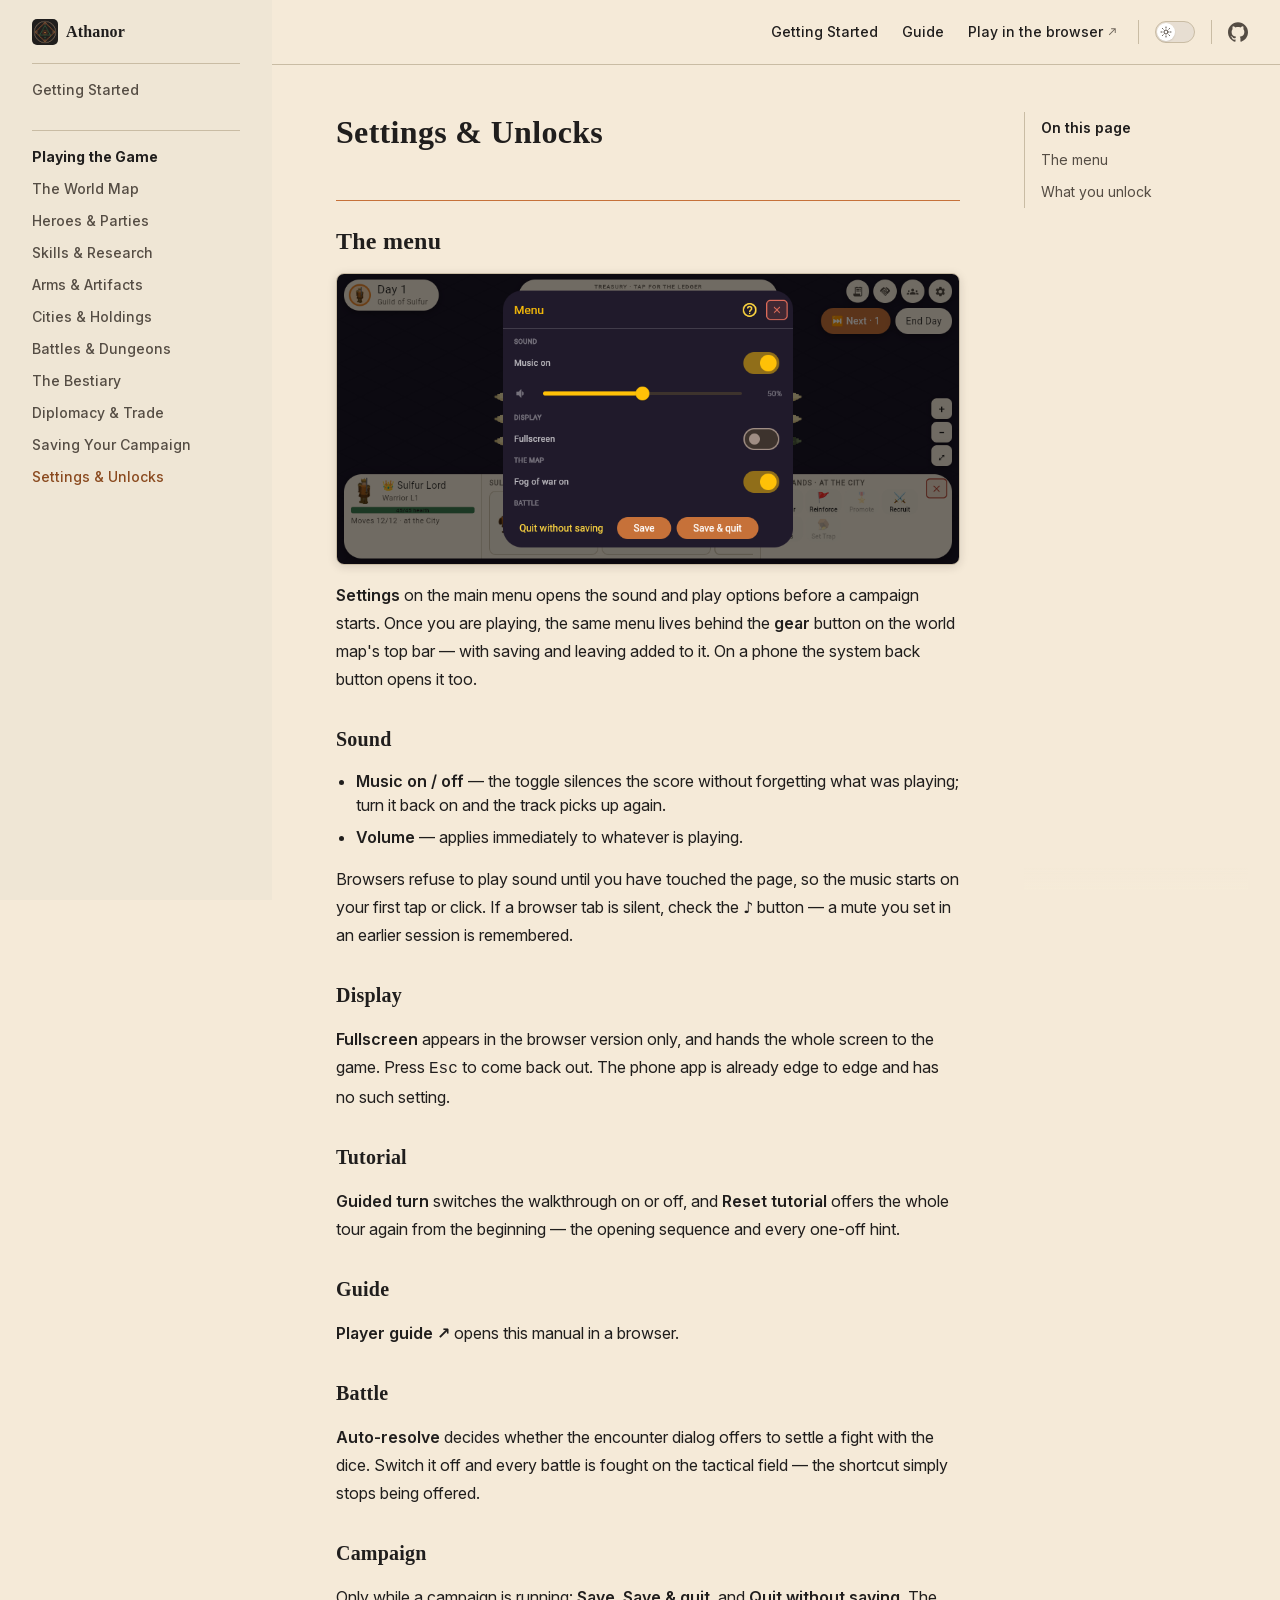
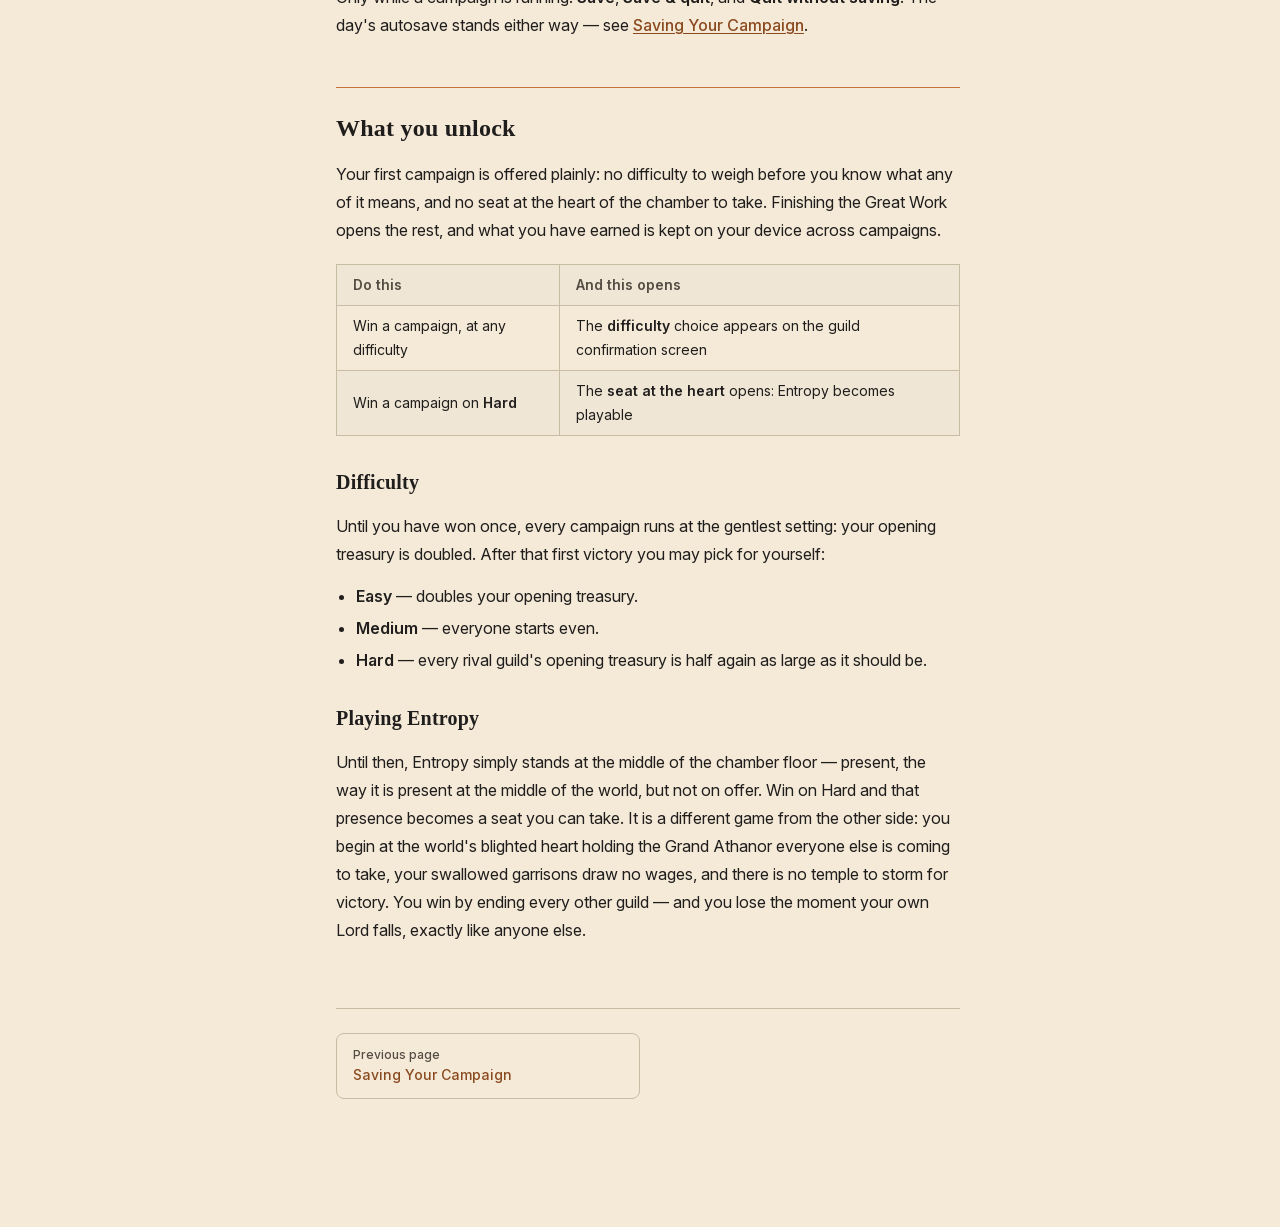
<file: guide/settings.html>
<!DOCTYPE html>
<html lang="en-US" dir="ltr">
  <head>
    <meta charset="utf-8">
    <meta name="viewport" content="width=device-width,initial-scale=1">
    <title>Settings &amp; Unlocks | Athanor</title>
    <meta name="description" content="Player guide for Athanor — a turn-based strategy game of guilds, alchemy, and the war for the blighted heart of the world.">
    <meta name="generator" content="VitePress v1.6.4">
    <link rel="preload stylesheet" href="/assets/style.zMlmPisL.css" as="style">
    <link rel="preload stylesheet" href="/vp-icons.css" as="style">
    
    <script type="module" src="/assets/app.CS9KpoOZ.js"></script>
    <link rel="preload" href="/assets/inter-roman-latin.Di8DUHzh.woff2" as="font" type="font/woff2" crossorigin="">
    <link rel="modulepreload" href="/assets/chunks/theme.DB_bHx0f.js">
    <link rel="modulepreload" href="/assets/chunks/framework.CShDTZbC.js">
    <link rel="modulepreload" href="/assets/guide_settings.md.CPcANh4O.lean.js">
    <link rel="icon" type="image/png" href="/favicon.png">
    <script id="check-dark-mode">(()=>{const e=localStorage.getItem("vitepress-theme-appearance")||"auto",a=window.matchMedia("(prefers-color-scheme: dark)").matches;(!e||e==="auto"?a:e==="dark")&&document.documentElement.classList.add("dark")})();</script>
    <script id="check-mac-os">document.documentElement.classList.toggle("mac",/Mac|iPhone|iPod|iPad/i.test(navigator.platform));</script>
  </head>
  <body>
    <div id="app"><div class="Layout" data-v-d8b57b2d><!--[--><!--]--><!--[--><span tabindex="-1" data-v-fcbfc0e0></span><a href="#VPContent" class="VPSkipLink visually-hidden" data-v-fcbfc0e0>Skip to content</a><!--]--><!----><header class="VPNav" data-v-d8b57b2d data-v-7ad780c2><div class="VPNavBar" data-v-7ad780c2 data-v-9fd4d1dd><div class="wrapper" data-v-9fd4d1dd><div class="container" data-v-9fd4d1dd><div class="title" data-v-9fd4d1dd><div class="VPNavBarTitle has-sidebar" data-v-9fd4d1dd data-v-9f43907a><a class="title" href="/" data-v-9f43907a><!--[--><!--]--><!--[--><img class="VPImage logo" src="/logo.png" alt data-v-ab19afbb><!--]--><span data-v-9f43907a>Athanor</span><!--[--><!--]--></a></div></div><div class="content" data-v-9fd4d1dd><div class="content-body" data-v-9fd4d1dd><!--[--><!--]--><div class="VPNavBarSearch search" data-v-9fd4d1dd><!----></div><nav aria-labelledby="main-nav-aria-label" class="VPNavBarMenu menu" data-v-9fd4d1dd data-v-afb2845e><span id="main-nav-aria-label" class="visually-hidden" data-v-afb2845e> Main Navigation </span><!--[--><!--[--><a class="VPLink link VPNavBarMenuLink" href="/getting-started.html" tabindex="0" data-v-afb2845e data-v-815115f5><!--[--><span data-v-815115f5>Getting Started</span><!--]--></a><!--]--><!--[--><a class="VPLink link VPNavBarMenuLink" href="/guide/world.html" tabindex="0" data-v-afb2845e data-v-815115f5><!--[--><span data-v-815115f5>Guide</span><!--]--></a><!--]--><!--[--><a class="VPLink link vp-external-link-icon VPNavBarMenuLink" href="https://play.athanor.games/" target="_blank" rel="noreferrer" tabindex="0" data-v-afb2845e data-v-815115f5><!--[--><span data-v-815115f5>Play in the browser</span><!--]--></a><!--]--><!--]--></nav><!----><div class="VPNavBarAppearance appearance" data-v-9fd4d1dd data-v-3f90c1a5><button class="VPSwitch VPSwitchAppearance" type="button" role="switch" title aria-checked="false" data-v-3f90c1a5 data-v-be9742d9 data-v-b4ccac88><span class="check" data-v-b4ccac88><span class="icon" data-v-b4ccac88><!--[--><span class="vpi-sun sun" data-v-be9742d9></span><span class="vpi-moon moon" data-v-be9742d9></span><!--]--></span></span></button></div><div class="VPSocialLinks VPNavBarSocialLinks social-links" data-v-9fd4d1dd data-v-ef6192dc data-v-e71e869c><!--[--><a class="VPSocialLink no-icon" href="https://github.com/Xander-Rudolph/athanor" aria-label="github" target="_blank" rel="noopener" data-v-e71e869c data-v-60a9a2d3><span class="vpi-social-github"></span></a><!--]--></div><div class="VPFlyout VPNavBarExtra extra" data-v-9fd4d1dd data-v-f953d92f data-v-bfe7971f><button type="button" class="button" aria-haspopup="true" aria-expanded="false" aria-label="extra navigation" data-v-bfe7971f><span class="vpi-more-horizontal icon" data-v-bfe7971f></span></button><div class="menu" data-v-bfe7971f><div class="VPMenu" data-v-bfe7971f data-v-20ed86d6><!----><!--[--><!--[--><!----><div class="group" data-v-f953d92f><div class="item appearance" data-v-f953d92f><p class="label" data-v-f953d92f>Appearance</p><div class="appearance-action" data-v-f953d92f><button class="VPSwitch VPSwitchAppearance" type="button" role="switch" title aria-checked="false" data-v-f953d92f data-v-be9742d9 data-v-b4ccac88><span class="check" data-v-b4ccac88><span class="icon" data-v-b4ccac88><!--[--><span class="vpi-sun sun" data-v-be9742d9></span><span class="vpi-moon moon" data-v-be9742d9></span><!--]--></span></span></button></div></div></div><div class="group" data-v-f953d92f><div class="item social-links" data-v-f953d92f><div class="VPSocialLinks social-links-list" data-v-f953d92f data-v-e71e869c><!--[--><a class="VPSocialLink no-icon" href="https://github.com/Xander-Rudolph/athanor" aria-label="github" target="_blank" rel="noopener" data-v-e71e869c data-v-60a9a2d3><span class="vpi-social-github"></span></a><!--]--></div></div></div><!--]--><!--]--></div></div></div><!--[--><!--]--><button type="button" class="VPNavBarHamburger hamburger" aria-label="mobile navigation" aria-expanded="false" aria-controls="VPNavScreen" data-v-9fd4d1dd data-v-6bee1efd><span class="container" data-v-6bee1efd><span class="top" data-v-6bee1efd></span><span class="middle" data-v-6bee1efd></span><span class="bottom" data-v-6bee1efd></span></span></button></div></div></div></div><div class="divider" data-v-9fd4d1dd><div class="divider-line" data-v-9fd4d1dd></div></div></div><!----></header><div class="VPLocalNav has-sidebar empty" data-v-d8b57b2d data-v-2488c25a><div class="container" data-v-2488c25a><button class="menu" aria-expanded="false" aria-controls="VPSidebarNav" data-v-2488c25a><span class="vpi-align-left menu-icon" data-v-2488c25a></span><span class="menu-text" data-v-2488c25a>Menu</span></button><div class="VPLocalNavOutlineDropdown" style="--vp-vh:0px;" data-v-2488c25a data-v-6b867909><button data-v-6b867909>Return to top</button><!----></div></div></div><aside class="VPSidebar" data-v-d8b57b2d data-v-42c4c606><div class="curtain" data-v-42c4c606></div><nav class="nav" id="VPSidebarNav" aria-labelledby="sidebar-aria-label" tabindex="-1" data-v-42c4c606><span class="visually-hidden" id="sidebar-aria-label" data-v-42c4c606> Sidebar Navigation </span><!--[--><!--]--><!--[--><div class="no-transition group" data-v-51288d80><section class="VPSidebarItem level-0" data-v-51288d80 data-v-0009425e><!----><div class="items" data-v-0009425e><!--[--><div class="VPSidebarItem level-1 is-link" data-v-0009425e><div class="item" data-v-0009425e><div class="indicator" data-v-0009425e></div><a class="VPLink link link" href="/getting-started.html" data-v-0009425e><!--[--><p class="text" data-v-0009425e>Getting Started</p><!--]--></a><!----></div><!----></div><!--]--></div></section></div><div class="no-transition group" data-v-51288d80><section class="VPSidebarItem level-0 has-active" data-v-51288d80 data-v-0009425e><div class="item" role="button" tabindex="0" data-v-0009425e><div class="indicator" data-v-0009425e></div><h2 class="text" data-v-0009425e>Playing the Game</h2><!----></div><div class="items" data-v-0009425e><!--[--><div class="VPSidebarItem level-1 is-link" data-v-0009425e><div class="item" data-v-0009425e><div class="indicator" data-v-0009425e></div><a class="VPLink link link" href="/guide/world.html" data-v-0009425e><!--[--><p class="text" data-v-0009425e>The World Map</p><!--]--></a><!----></div><!----></div><div class="VPSidebarItem level-1 is-link" data-v-0009425e><div class="item" data-v-0009425e><div class="indicator" data-v-0009425e></div><a class="VPLink link link" href="/guide/heroes.html" data-v-0009425e><!--[--><p class="text" data-v-0009425e>Heroes & Parties</p><!--]--></a><!----></div><!----></div><div class="VPSidebarItem level-1 is-link" data-v-0009425e><div class="item" data-v-0009425e><div class="indicator" data-v-0009425e></div><a class="VPLink link link" href="/guide/skills.html" data-v-0009425e><!--[--><p class="text" data-v-0009425e>Skills & Research</p><!--]--></a><!----></div><!----></div><div class="VPSidebarItem level-1 is-link" data-v-0009425e><div class="item" data-v-0009425e><div class="indicator" data-v-0009425e></div><a class="VPLink link link" href="/guide/artifacts.html" data-v-0009425e><!--[--><p class="text" data-v-0009425e>Arms & Artifacts</p><!--]--></a><!----></div><!----></div><div class="VPSidebarItem level-1 is-link" data-v-0009425e><div class="item" data-v-0009425e><div class="indicator" data-v-0009425e></div><a class="VPLink link link" href="/guide/cities.html" data-v-0009425e><!--[--><p class="text" data-v-0009425e>Cities & Holdings</p><!--]--></a><!----></div><!----></div><div class="VPSidebarItem level-1 is-link" data-v-0009425e><div class="item" data-v-0009425e><div class="indicator" data-v-0009425e></div><a class="VPLink link link" href="/guide/combat.html" data-v-0009425e><!--[--><p class="text" data-v-0009425e>Battles & Dungeons</p><!--]--></a><!----></div><!----></div><div class="VPSidebarItem level-1 is-link" data-v-0009425e><div class="item" data-v-0009425e><div class="indicator" data-v-0009425e></div><a class="VPLink link link" href="/guide/bestiary.html" data-v-0009425e><!--[--><p class="text" data-v-0009425e>The Bestiary</p><!--]--></a><!----></div><!----></div><div class="VPSidebarItem level-1 is-link" data-v-0009425e><div class="item" data-v-0009425e><div class="indicator" data-v-0009425e></div><a class="VPLink link link" href="/guide/diplomacy.html" data-v-0009425e><!--[--><p class="text" data-v-0009425e>Diplomacy & Trade</p><!--]--></a><!----></div><!----></div><div class="VPSidebarItem level-1 is-link" data-v-0009425e><div class="item" data-v-0009425e><div class="indicator" data-v-0009425e></div><a class="VPLink link link" href="/guide/saving.html" data-v-0009425e><!--[--><p class="text" data-v-0009425e>Saving Your Campaign</p><!--]--></a><!----></div><!----></div><div class="VPSidebarItem level-1 is-link" data-v-0009425e><div class="item" data-v-0009425e><div class="indicator" data-v-0009425e></div><a class="VPLink link link" href="/guide/settings.html" data-v-0009425e><!--[--><p class="text" data-v-0009425e>Settings & Unlocks</p><!--]--></a><!----></div><!----></div><!--]--></div></section></div><!--]--><!--[--><!--]--></nav></aside><div class="VPContent has-sidebar" id="VPContent" data-v-d8b57b2d data-v-9a6c75ad><div class="VPDoc has-sidebar has-aside" data-v-9a6c75ad data-v-e6f2a212><!--[--><!--]--><div class="container" data-v-e6f2a212><div class="aside" data-v-e6f2a212><div class="aside-curtain" data-v-e6f2a212></div><div class="aside-container" data-v-e6f2a212><div class="aside-content" data-v-e6f2a212><div class="VPDocAside" data-v-e6f2a212 data-v-cb998dce><!--[--><!--]--><!--[--><!--]--><nav aria-labelledby="doc-outline-aria-label" class="VPDocAsideOutline" data-v-cb998dce data-v-f610f197><div class="content" data-v-f610f197><div class="outline-marker" data-v-f610f197></div><div aria-level="2" class="outline-title" id="doc-outline-aria-label" role="heading" data-v-f610f197>On this page</div><ul class="VPDocOutlineItem root" data-v-f610f197 data-v-53c99d69><!--[--><!--]--></ul></div></nav><!--[--><!--]--><div class="spacer" data-v-cb998dce></div><!--[--><!--]--><!----><!--[--><!--]--><!--[--><!--]--></div></div></div></div><div class="content" data-v-e6f2a212><div class="content-container" data-v-e6f2a212><!--[--><!--]--><main class="main" data-v-e6f2a212><div style="position:relative;" class="vp-doc _guide_settings" data-v-e6f2a212><div><h1 id="settings-unlocks" tabindex="-1">Settings &amp; Unlocks <a class="header-anchor" href="#settings-unlocks" aria-label="Permalink to &quot;Settings &amp; Unlocks&quot;">​</a></h1><h2 id="the-menu" tabindex="-1">The menu <a class="header-anchor" href="#the-menu" aria-label="Permalink to &quot;The menu&quot;">​</a></h2><p><img src="/screens/settings.png" alt="The settings menu"></p><p><strong>Settings</strong> on the main menu opens the sound and play options before a campaign starts. Once you are playing, the same menu lives behind the <strong>gear</strong> button on the world map&#39;s top bar — with saving and leaving added to it. On a phone the system back button opens it too.</p><h3 id="sound" tabindex="-1">Sound <a class="header-anchor" href="#sound" aria-label="Permalink to &quot;Sound&quot;">​</a></h3><ul><li><strong>Music on / off</strong> — the toggle silences the score without forgetting what was playing; turn it back on and the track picks up again.</li><li><strong>Volume</strong> — applies immediately to whatever is playing.</li></ul><p>Browsers refuse to play sound until you have touched the page, so the music starts on your first tap or click. If a browser tab is silent, check the ♪ button — a mute you set in an earlier session is remembered.</p><h3 id="display" tabindex="-1">Display <a class="header-anchor" href="#display" aria-label="Permalink to &quot;Display&quot;">​</a></h3><p><strong>Fullscreen</strong> appears in the browser version only, and hands the whole screen to the game. Press <kbd>Esc</kbd> to come back out. The phone app is already edge to edge and has no such setting.</p><h3 id="tutorial" tabindex="-1">Tutorial <a class="header-anchor" href="#tutorial" aria-label="Permalink to &quot;Tutorial&quot;">​</a></h3><p><strong>Guided turn</strong> switches the walkthrough on or off, and <strong>Reset tutorial</strong> offers the whole tour again from the beginning — the opening sequence and every one-off hint.</p><h3 id="guide" tabindex="-1">Guide <a class="header-anchor" href="#guide" aria-label="Permalink to &quot;Guide&quot;">​</a></h3><p><strong>Player guide ↗</strong> opens this manual in a browser.</p><h3 id="battle" tabindex="-1">Battle <a class="header-anchor" href="#battle" aria-label="Permalink to &quot;Battle&quot;">​</a></h3><p><strong>Auto-resolve</strong> decides whether the encounter dialog offers to settle a fight with the dice. Switch it off and every battle is fought on the tactical field — the shortcut simply stops being offered.</p><h3 id="campaign" tabindex="-1">Campaign <a class="header-anchor" href="#campaign" aria-label="Permalink to &quot;Campaign&quot;">​</a></h3><p>Only while a campaign is running: <strong>Save</strong>, <strong>Save &amp; quit</strong>, and <strong>Quit without saving</strong>. The day&#39;s autosave stands either way — see <a href="/guide/saving.html">Saving Your Campaign</a>.</p><h2 id="what-you-unlock" tabindex="-1">What you unlock <a class="header-anchor" href="#what-you-unlock" aria-label="Permalink to &quot;What you unlock&quot;">​</a></h2><p>Your first campaign is offered plainly: no difficulty to weigh before you know what any of it means, and no seat at the heart of the chamber to take. Finishing the Great Work opens the rest, and what you have earned is kept on your device across campaigns.</p><table tabindex="0"><thead><tr><th>Do this</th><th>And this opens</th></tr></thead><tbody><tr><td>Win a campaign, at any difficulty</td><td>The <strong>difficulty</strong> choice appears on the guild confirmation screen</td></tr><tr><td>Win a campaign on <strong>Hard</strong></td><td>The <strong>seat at the heart</strong> opens: Entropy becomes playable</td></tr></tbody></table><h3 id="difficulty" tabindex="-1">Difficulty <a class="header-anchor" href="#difficulty" aria-label="Permalink to &quot;Difficulty&quot;">​</a></h3><p>Until you have won once, every campaign runs at the gentlest setting: your opening treasury is doubled. After that first victory you may pick for yourself:</p><ul><li><strong>Easy</strong> — doubles your opening treasury.</li><li><strong>Medium</strong> — everyone starts even.</li><li><strong>Hard</strong> — every rival guild&#39;s opening treasury is half again as large as it should be.</li></ul><h3 id="playing-entropy" tabindex="-1">Playing Entropy <a class="header-anchor" href="#playing-entropy" aria-label="Permalink to &quot;Playing Entropy&quot;">​</a></h3><p>Until then, Entropy simply stands at the middle of the chamber floor — present, the way it is present at the middle of the world, but not on offer. Win on Hard and that presence becomes a seat you can take. It is a different game from the other side: you begin at the world&#39;s blighted heart holding the Grand Athanor everyone else is coming to take, your swallowed garrisons draw no wages, and there is no temple to storm for victory. You win by ending every other guild — and you lose the moment your own Lord falls, exactly like anyone else.</p></div></div></main><footer class="VPDocFooter" data-v-e6f2a212 data-v-1bcd8184><!--[--><!--]--><!----><nav class="prev-next" aria-labelledby="doc-footer-aria-label" data-v-1bcd8184><span class="visually-hidden" id="doc-footer-aria-label" data-v-1bcd8184>Pager</span><div class="pager" data-v-1bcd8184><a class="VPLink link pager-link prev" href="/guide/saving.html" data-v-1bcd8184><!--[--><span class="desc" data-v-1bcd8184>Previous page</span><span class="title" data-v-1bcd8184>Saving Your Campaign</span><!--]--></a></div><div class="pager" data-v-1bcd8184><!----></div></nav></footer><!--[--><!--]--></div></div></div><!--[--><!--]--></div></div><footer class="VPFooter has-sidebar" data-v-d8b57b2d data-v-566314d4><div class="container" data-v-566314d4><p class="message" data-v-566314d4>Seven guilds, one blighted world, and the Great Work.</p><!----></div></footer><!--[--><!--]--></div></div>
    <script>window.__VP_HASH_MAP__=JSON.parse("{\"getting-started.md\":\"BIBrC58D\",\"guide_artifacts.md\":\"D2sXM8uT\",\"guide_bestiary.md\":\"BWFZptFt\",\"guide_cities.md\":\"8rqQKAmU\",\"guide_combat.md\":\"CKlGulzK\",\"guide_diplomacy.md\":\"B-I2Ewkw\",\"guide_heroes.md\":\"p76jD3Uj\",\"guide_saving.md\":\"uKARSjEd\",\"guide_settings.md\":\"CPcANh4O\",\"guide_skills.md\":\"CmdkVqu4\",\"guide_world.md\":\"DTzR8hFW\",\"index.md\":\"JroTo_hh\"}");window.__VP_SITE_DATA__=JSON.parse("{\"lang\":\"en-US\",\"dir\":\"ltr\",\"title\":\"Athanor\",\"description\":\"Player guide for Athanor — a turn-based strategy game of guilds, alchemy, and the war for the blighted heart of the world.\",\"base\":\"/\",\"head\":[],\"router\":{\"prefetchLinks\":true},\"appearance\":true,\"themeConfig\":{\"logo\":\"/logo.png\",\"nav\":[{\"text\":\"Getting Started\",\"link\":\"/getting-started\"},{\"text\":\"Guide\",\"link\":\"/guide/world\"},{\"text\":\"Play in the browser\",\"link\":\"https://play.athanor.games/\"}],\"sidebar\":[{\"text\":\"Getting Started\",\"link\":\"/getting-started\"},{\"text\":\"Playing the Game\",\"items\":[{\"text\":\"The World Map\",\"link\":\"/guide/world\"},{\"text\":\"Heroes & Parties\",\"link\":\"/guide/heroes\"},{\"text\":\"Skills & Research\",\"link\":\"/guide/skills\"},{\"text\":\"Arms & Artifacts\",\"link\":\"/guide/artifacts\"},{\"text\":\"Cities & Holdings\",\"link\":\"/guide/cities\"},{\"text\":\"Battles & Dungeons\",\"link\":\"/guide/combat\"},{\"text\":\"The Bestiary\",\"link\":\"/guide/bestiary\"},{\"text\":\"Diplomacy & Trade\",\"link\":\"/guide/diplomacy\"},{\"text\":\"Saving Your Campaign\",\"link\":\"/guide/saving\"},{\"text\":\"Settings & Unlocks\",\"link\":\"/guide/settings\"}]}],\"socialLinks\":[{\"icon\":\"github\",\"link\":\"https://github.com/Xander-Rudolph/athanor\"}],\"footer\":{\"message\":\"Seven guilds, one blighted world, and the Great Work.\"}},\"locales\":{},\"scrollOffset\":134,\"cleanUrls\":false}");</script>
    
  </body>
</html>
</file>
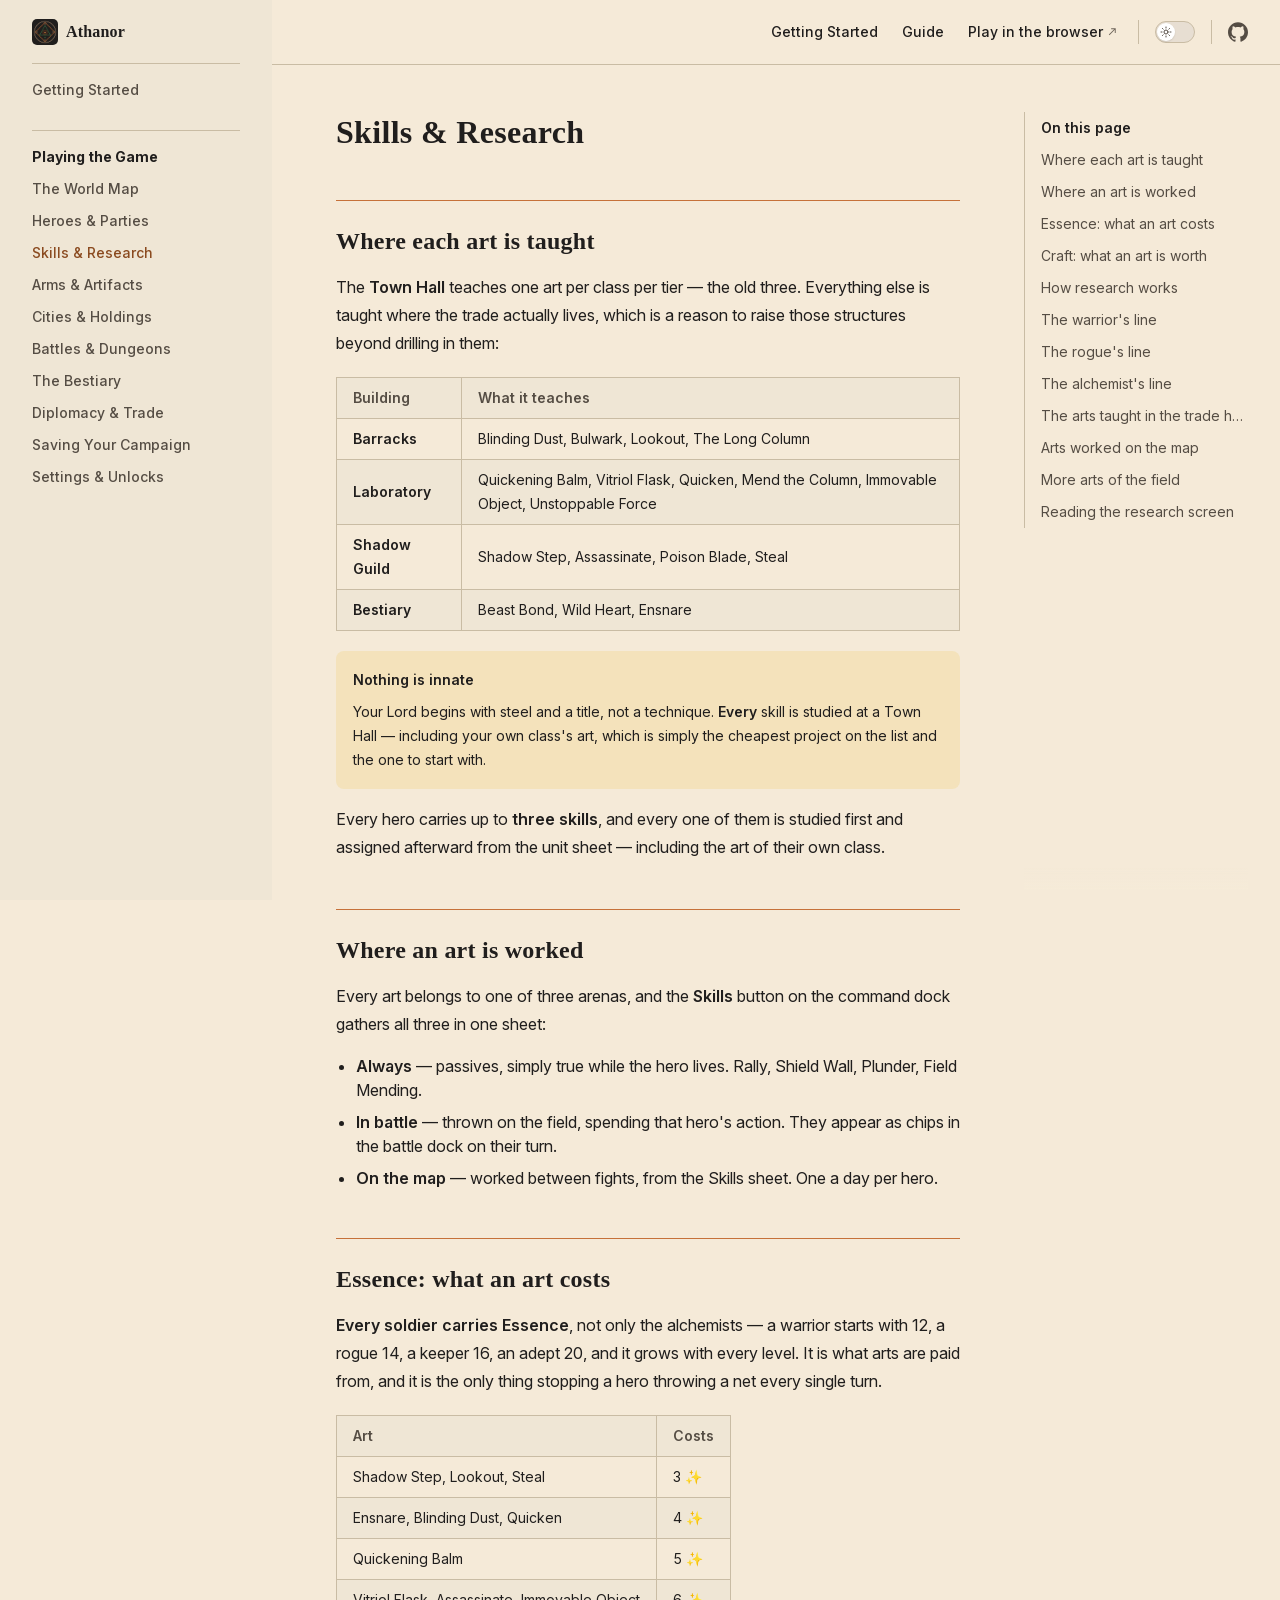
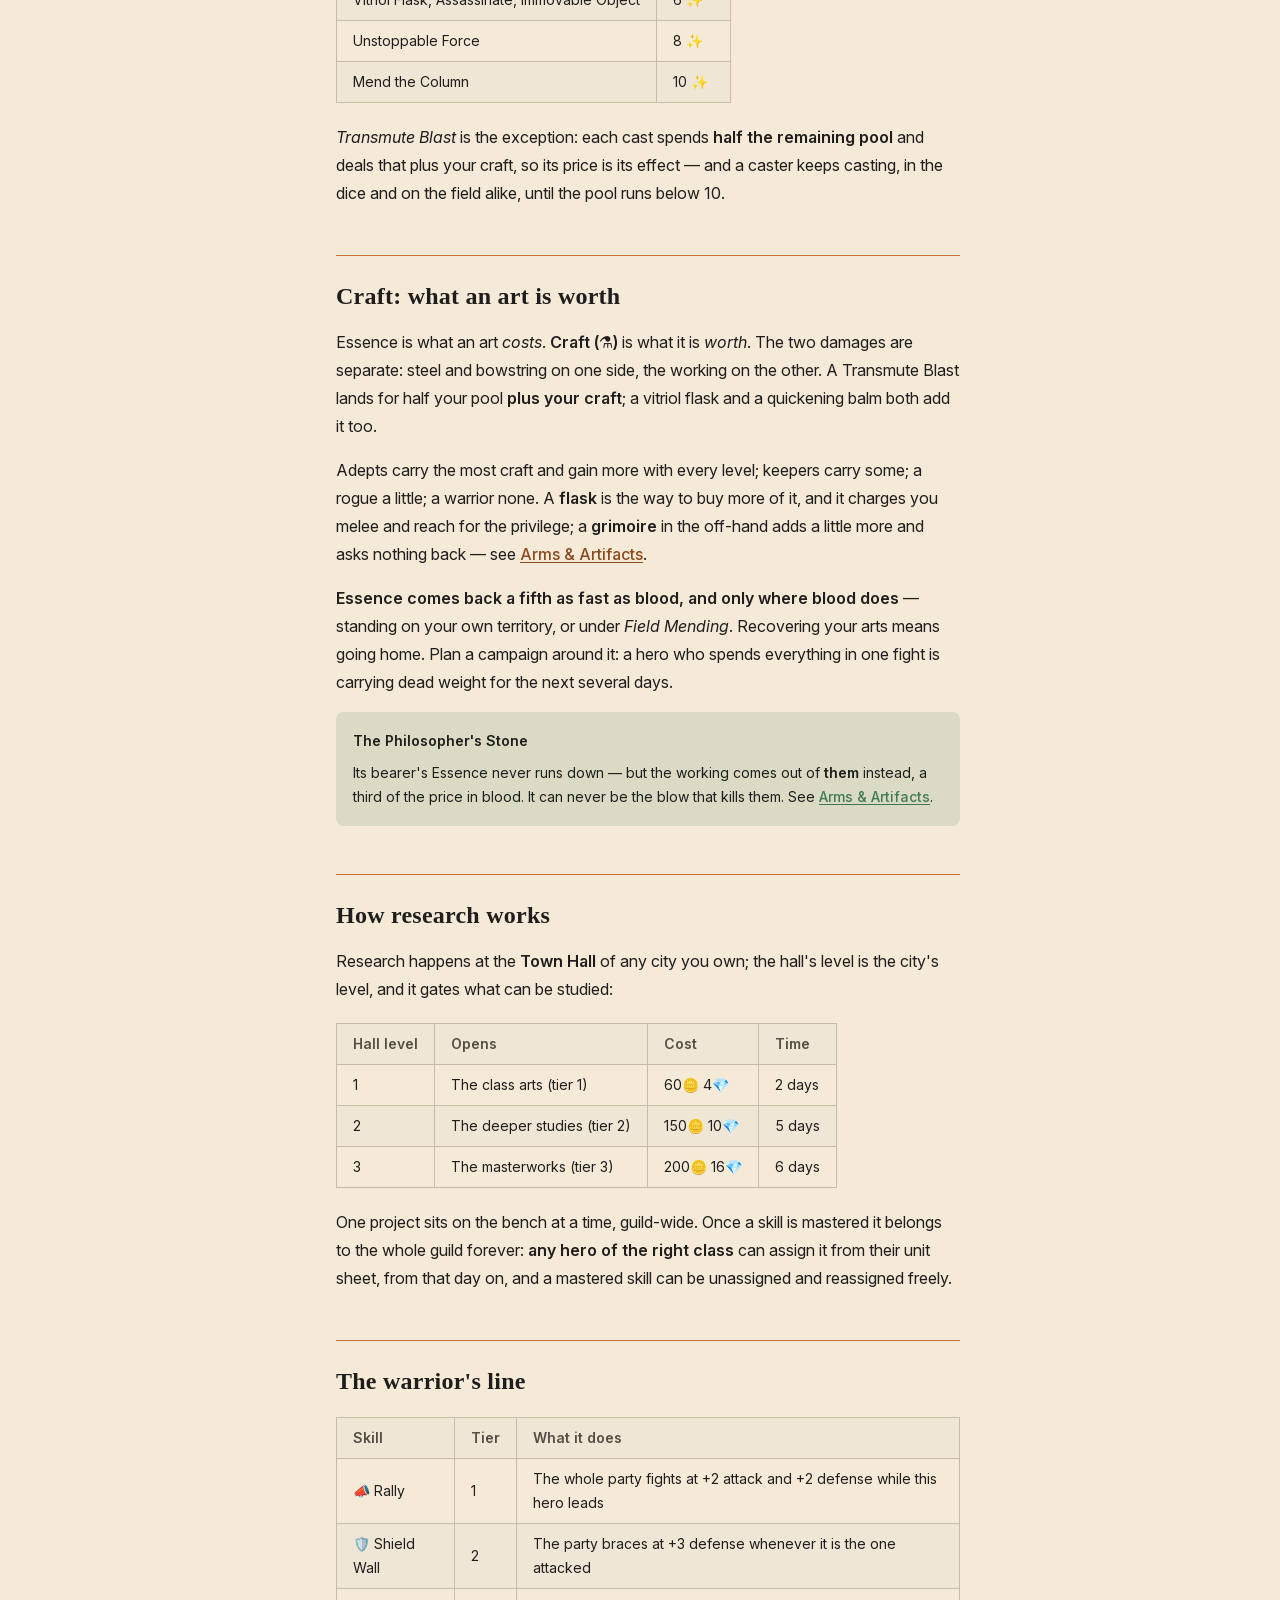
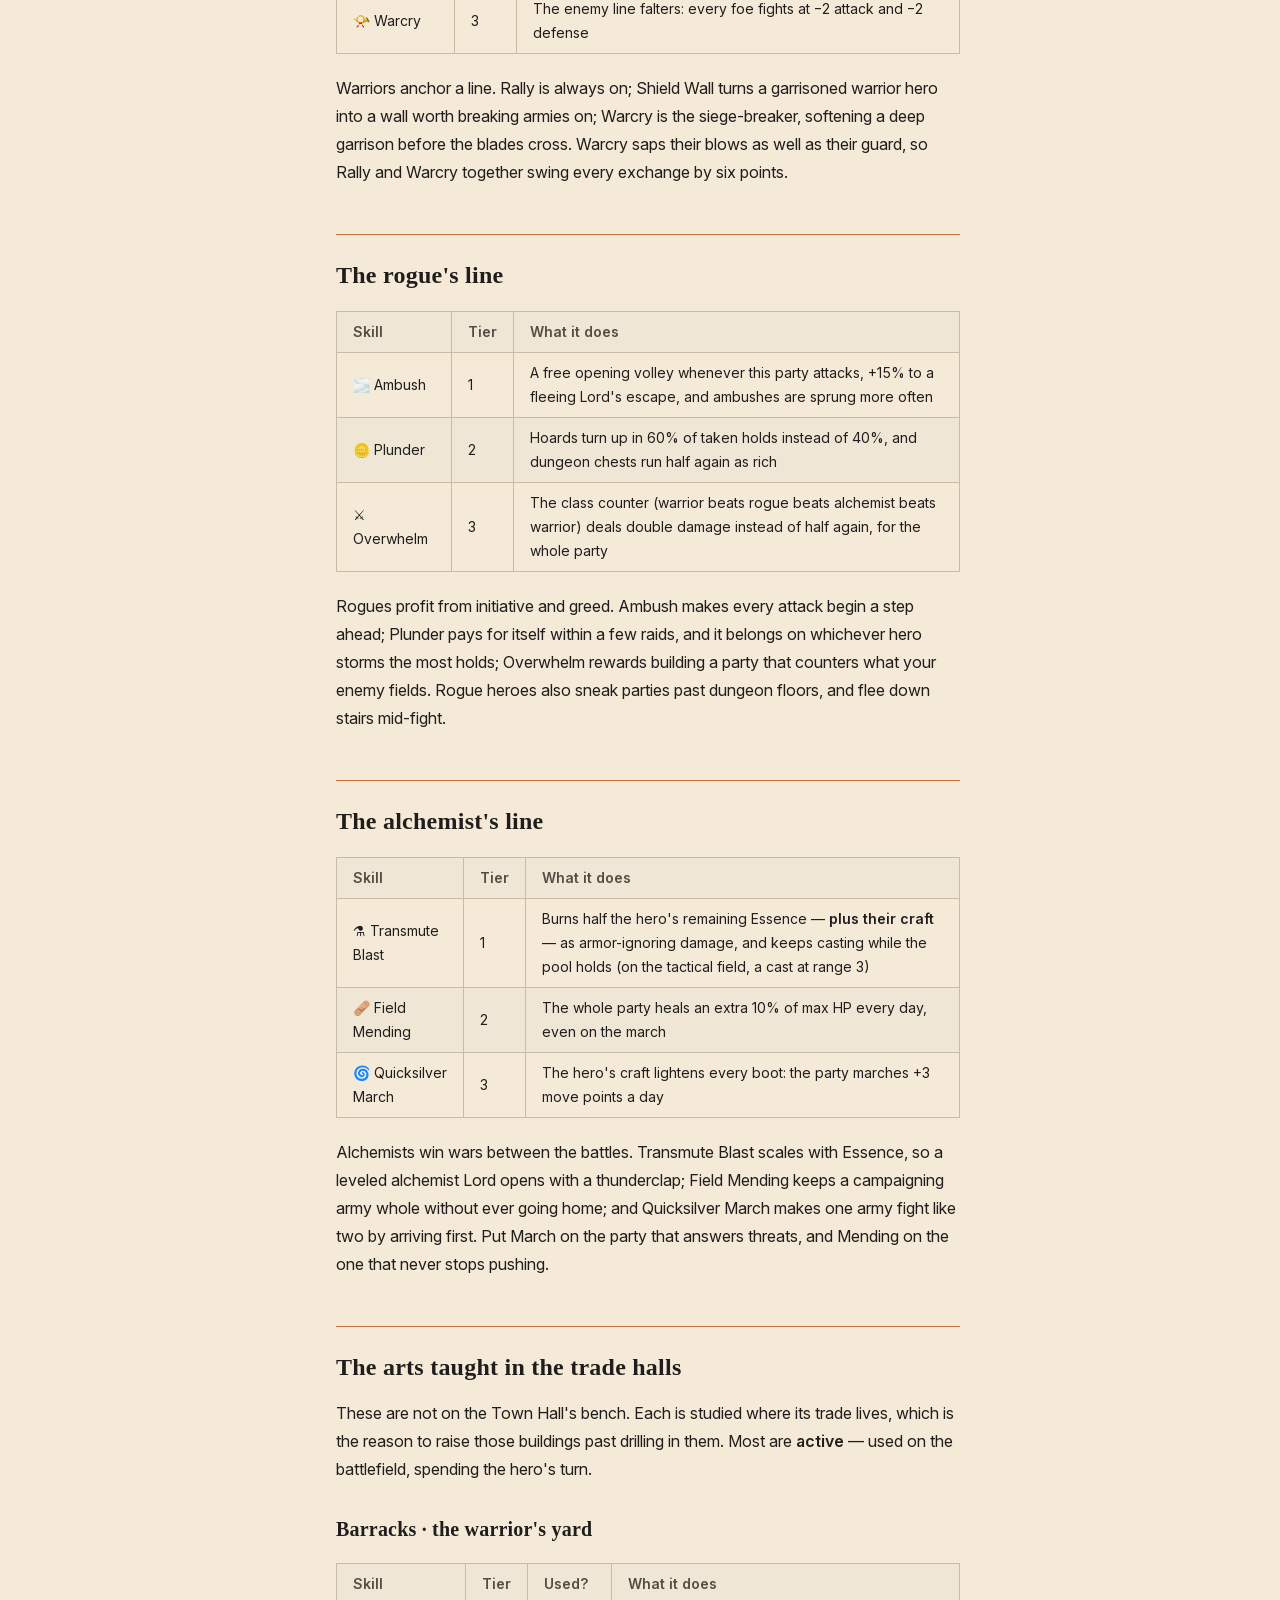
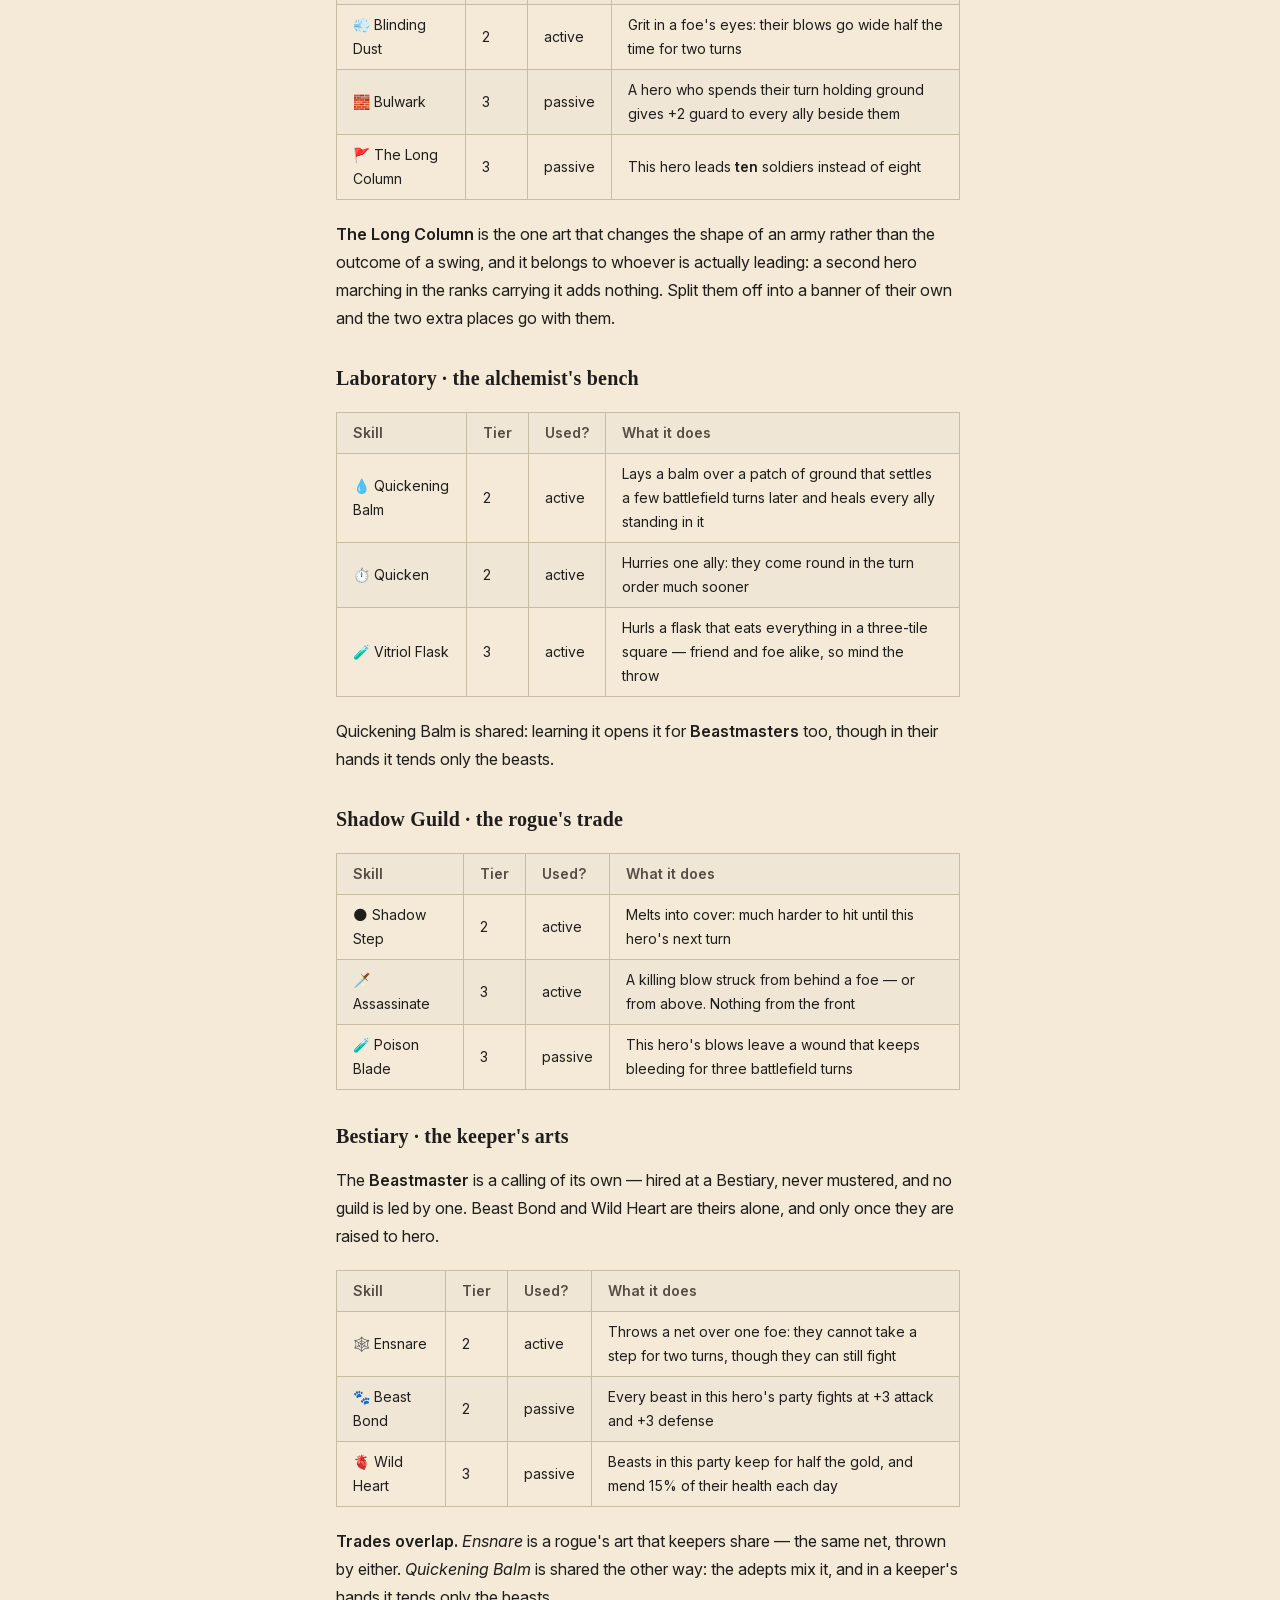
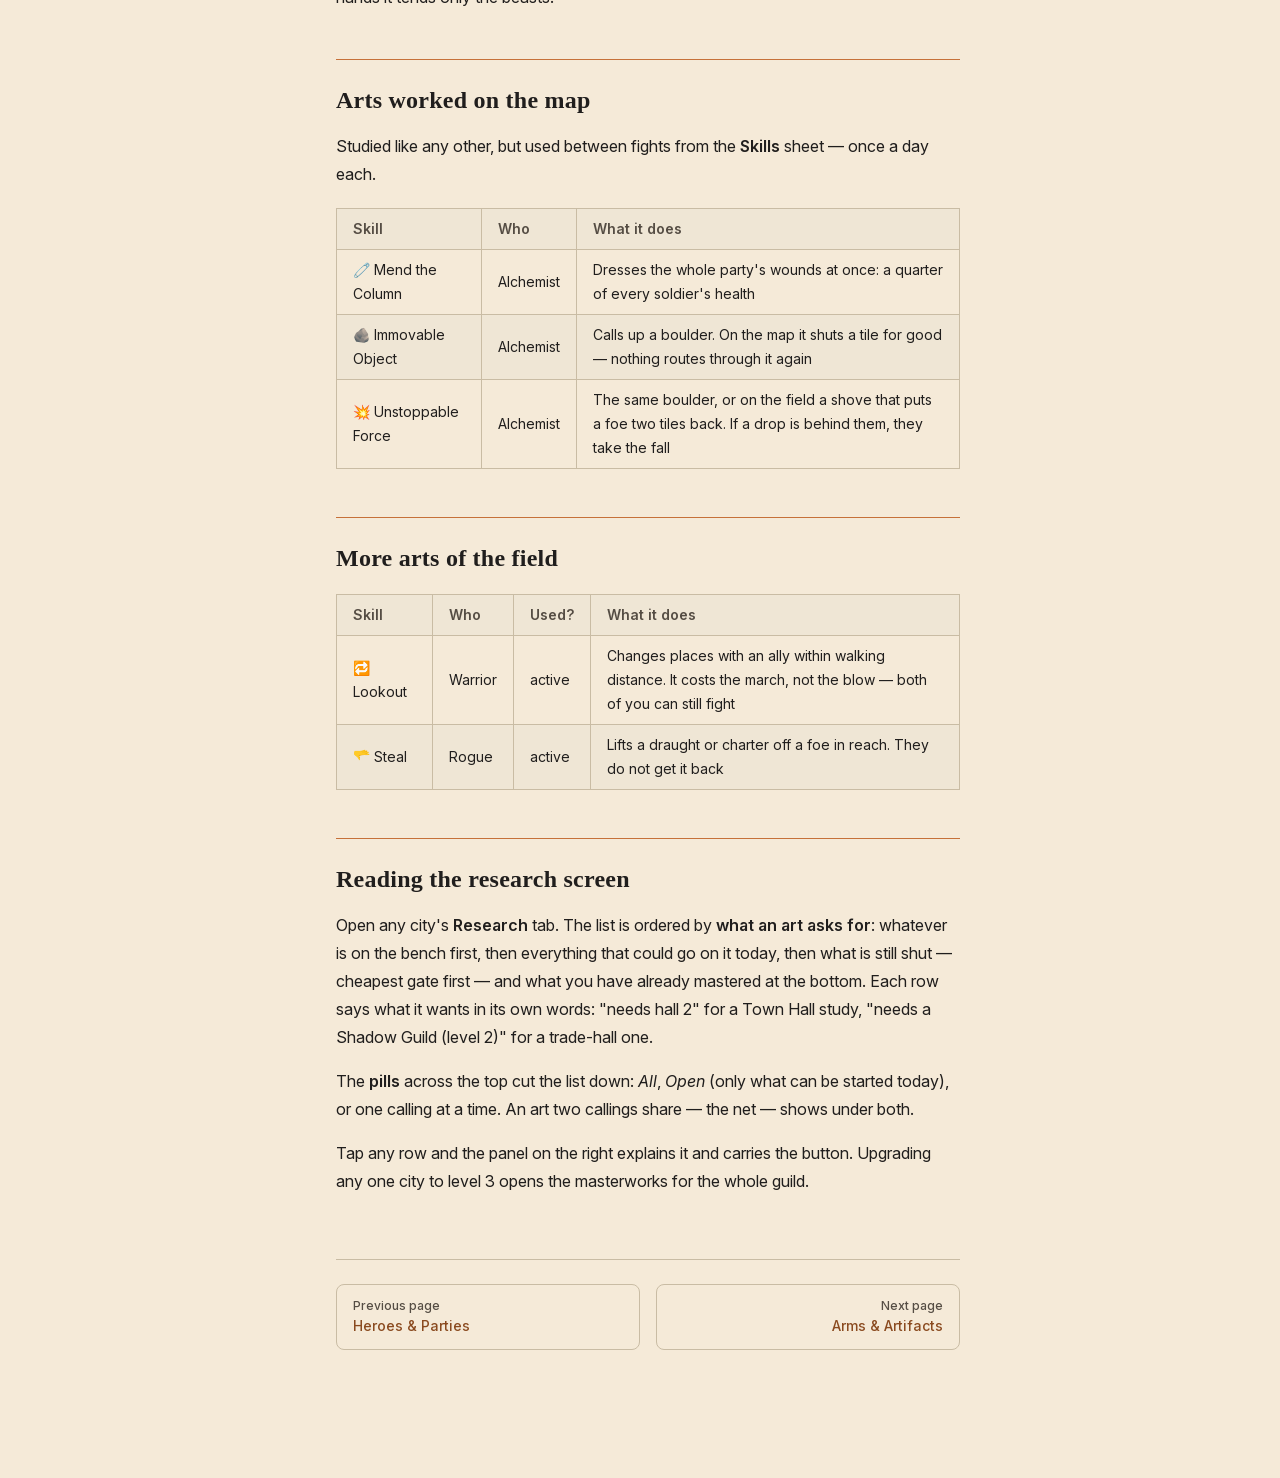
<file: guide/skills.html>
<!DOCTYPE html>
<html lang="en-US" dir="ltr">
  <head>
    <meta charset="utf-8">
    <meta name="viewport" content="width=device-width,initial-scale=1">
    <title>Skills &amp; Research | Athanor</title>
    <meta name="description" content="Player guide for Athanor — a turn-based strategy game of guilds, alchemy, and the war for the blighted heart of the world.">
    <meta name="generator" content="VitePress v1.6.4">
    <link rel="preload stylesheet" href="/assets/style.zMlmPisL.css" as="style">
    <link rel="preload stylesheet" href="/vp-icons.css" as="style">
    
    <script type="module" src="/assets/app.CS9KpoOZ.js"></script>
    <link rel="preload" href="/assets/inter-roman-latin.Di8DUHzh.woff2" as="font" type="font/woff2" crossorigin="">
    <link rel="modulepreload" href="/assets/chunks/theme.DB_bHx0f.js">
    <link rel="modulepreload" href="/assets/chunks/framework.CShDTZbC.js">
    <link rel="modulepreload" href="/assets/guide_skills.md.CmdkVqu4.lean.js">
    <link rel="icon" type="image/png" href="/favicon.png">
    <script id="check-dark-mode">(()=>{const e=localStorage.getItem("vitepress-theme-appearance")||"auto",a=window.matchMedia("(prefers-color-scheme: dark)").matches;(!e||e==="auto"?a:e==="dark")&&document.documentElement.classList.add("dark")})();</script>
    <script id="check-mac-os">document.documentElement.classList.toggle("mac",/Mac|iPhone|iPod|iPad/i.test(navigator.platform));</script>
  </head>
  <body>
    <div id="app"><div class="Layout" data-v-d8b57b2d><!--[--><!--]--><!--[--><span tabindex="-1" data-v-fcbfc0e0></span><a href="#VPContent" class="VPSkipLink visually-hidden" data-v-fcbfc0e0>Skip to content</a><!--]--><!----><header class="VPNav" data-v-d8b57b2d data-v-7ad780c2><div class="VPNavBar" data-v-7ad780c2 data-v-9fd4d1dd><div class="wrapper" data-v-9fd4d1dd><div class="container" data-v-9fd4d1dd><div class="title" data-v-9fd4d1dd><div class="VPNavBarTitle has-sidebar" data-v-9fd4d1dd data-v-9f43907a><a class="title" href="/" data-v-9f43907a><!--[--><!--]--><!--[--><img class="VPImage logo" src="/logo.png" alt data-v-ab19afbb><!--]--><span data-v-9f43907a>Athanor</span><!--[--><!--]--></a></div></div><div class="content" data-v-9fd4d1dd><div class="content-body" data-v-9fd4d1dd><!--[--><!--]--><div class="VPNavBarSearch search" data-v-9fd4d1dd><!----></div><nav aria-labelledby="main-nav-aria-label" class="VPNavBarMenu menu" data-v-9fd4d1dd data-v-afb2845e><span id="main-nav-aria-label" class="visually-hidden" data-v-afb2845e> Main Navigation </span><!--[--><!--[--><a class="VPLink link VPNavBarMenuLink" href="/getting-started.html" tabindex="0" data-v-afb2845e data-v-815115f5><!--[--><span data-v-815115f5>Getting Started</span><!--]--></a><!--]--><!--[--><a class="VPLink link VPNavBarMenuLink" href="/guide/world.html" tabindex="0" data-v-afb2845e data-v-815115f5><!--[--><span data-v-815115f5>Guide</span><!--]--></a><!--]--><!--[--><a class="VPLink link vp-external-link-icon VPNavBarMenuLink" href="https://play.athanor.games/" target="_blank" rel="noreferrer" tabindex="0" data-v-afb2845e data-v-815115f5><!--[--><span data-v-815115f5>Play in the browser</span><!--]--></a><!--]--><!--]--></nav><!----><div class="VPNavBarAppearance appearance" data-v-9fd4d1dd data-v-3f90c1a5><button class="VPSwitch VPSwitchAppearance" type="button" role="switch" title aria-checked="false" data-v-3f90c1a5 data-v-be9742d9 data-v-b4ccac88><span class="check" data-v-b4ccac88><span class="icon" data-v-b4ccac88><!--[--><span class="vpi-sun sun" data-v-be9742d9></span><span class="vpi-moon moon" data-v-be9742d9></span><!--]--></span></span></button></div><div class="VPSocialLinks VPNavBarSocialLinks social-links" data-v-9fd4d1dd data-v-ef6192dc data-v-e71e869c><!--[--><a class="VPSocialLink no-icon" href="https://github.com/Xander-Rudolph/athanor" aria-label="github" target="_blank" rel="noopener" data-v-e71e869c data-v-60a9a2d3><span class="vpi-social-github"></span></a><!--]--></div><div class="VPFlyout VPNavBarExtra extra" data-v-9fd4d1dd data-v-f953d92f data-v-bfe7971f><button type="button" class="button" aria-haspopup="true" aria-expanded="false" aria-label="extra navigation" data-v-bfe7971f><span class="vpi-more-horizontal icon" data-v-bfe7971f></span></button><div class="menu" data-v-bfe7971f><div class="VPMenu" data-v-bfe7971f data-v-20ed86d6><!----><!--[--><!--[--><!----><div class="group" data-v-f953d92f><div class="item appearance" data-v-f953d92f><p class="label" data-v-f953d92f>Appearance</p><div class="appearance-action" data-v-f953d92f><button class="VPSwitch VPSwitchAppearance" type="button" role="switch" title aria-checked="false" data-v-f953d92f data-v-be9742d9 data-v-b4ccac88><span class="check" data-v-b4ccac88><span class="icon" data-v-b4ccac88><!--[--><span class="vpi-sun sun" data-v-be9742d9></span><span class="vpi-moon moon" data-v-be9742d9></span><!--]--></span></span></button></div></div></div><div class="group" data-v-f953d92f><div class="item social-links" data-v-f953d92f><div class="VPSocialLinks social-links-list" data-v-f953d92f data-v-e71e869c><!--[--><a class="VPSocialLink no-icon" href="https://github.com/Xander-Rudolph/athanor" aria-label="github" target="_blank" rel="noopener" data-v-e71e869c data-v-60a9a2d3><span class="vpi-social-github"></span></a><!--]--></div></div></div><!--]--><!--]--></div></div></div><!--[--><!--]--><button type="button" class="VPNavBarHamburger hamburger" aria-label="mobile navigation" aria-expanded="false" aria-controls="VPNavScreen" data-v-9fd4d1dd data-v-6bee1efd><span class="container" data-v-6bee1efd><span class="top" data-v-6bee1efd></span><span class="middle" data-v-6bee1efd></span><span class="bottom" data-v-6bee1efd></span></span></button></div></div></div></div><div class="divider" data-v-9fd4d1dd><div class="divider-line" data-v-9fd4d1dd></div></div></div><!----></header><div class="VPLocalNav has-sidebar empty" data-v-d8b57b2d data-v-2488c25a><div class="container" data-v-2488c25a><button class="menu" aria-expanded="false" aria-controls="VPSidebarNav" data-v-2488c25a><span class="vpi-align-left menu-icon" data-v-2488c25a></span><span class="menu-text" data-v-2488c25a>Menu</span></button><div class="VPLocalNavOutlineDropdown" style="--vp-vh:0px;" data-v-2488c25a data-v-6b867909><button data-v-6b867909>Return to top</button><!----></div></div></div><aside class="VPSidebar" data-v-d8b57b2d data-v-42c4c606><div class="curtain" data-v-42c4c606></div><nav class="nav" id="VPSidebarNav" aria-labelledby="sidebar-aria-label" tabindex="-1" data-v-42c4c606><span class="visually-hidden" id="sidebar-aria-label" data-v-42c4c606> Sidebar Navigation </span><!--[--><!--]--><!--[--><div class="no-transition group" data-v-51288d80><section class="VPSidebarItem level-0" data-v-51288d80 data-v-0009425e><!----><div class="items" data-v-0009425e><!--[--><div class="VPSidebarItem level-1 is-link" data-v-0009425e><div class="item" data-v-0009425e><div class="indicator" data-v-0009425e></div><a class="VPLink link link" href="/getting-started.html" data-v-0009425e><!--[--><p class="text" data-v-0009425e>Getting Started</p><!--]--></a><!----></div><!----></div><!--]--></div></section></div><div class="no-transition group" data-v-51288d80><section class="VPSidebarItem level-0 has-active" data-v-51288d80 data-v-0009425e><div class="item" role="button" tabindex="0" data-v-0009425e><div class="indicator" data-v-0009425e></div><h2 class="text" data-v-0009425e>Playing the Game</h2><!----></div><div class="items" data-v-0009425e><!--[--><div class="VPSidebarItem level-1 is-link" data-v-0009425e><div class="item" data-v-0009425e><div class="indicator" data-v-0009425e></div><a class="VPLink link link" href="/guide/world.html" data-v-0009425e><!--[--><p class="text" data-v-0009425e>The World Map</p><!--]--></a><!----></div><!----></div><div class="VPSidebarItem level-1 is-link" data-v-0009425e><div class="item" data-v-0009425e><div class="indicator" data-v-0009425e></div><a class="VPLink link link" href="/guide/heroes.html" data-v-0009425e><!--[--><p class="text" data-v-0009425e>Heroes & Parties</p><!--]--></a><!----></div><!----></div><div class="VPSidebarItem level-1 is-link" data-v-0009425e><div class="item" data-v-0009425e><div class="indicator" data-v-0009425e></div><a class="VPLink link link" href="/guide/skills.html" data-v-0009425e><!--[--><p class="text" data-v-0009425e>Skills & Research</p><!--]--></a><!----></div><!----></div><div class="VPSidebarItem level-1 is-link" data-v-0009425e><div class="item" data-v-0009425e><div class="indicator" data-v-0009425e></div><a class="VPLink link link" href="/guide/artifacts.html" data-v-0009425e><!--[--><p class="text" data-v-0009425e>Arms & Artifacts</p><!--]--></a><!----></div><!----></div><div class="VPSidebarItem level-1 is-link" data-v-0009425e><div class="item" data-v-0009425e><div class="indicator" data-v-0009425e></div><a class="VPLink link link" href="/guide/cities.html" data-v-0009425e><!--[--><p class="text" data-v-0009425e>Cities & Holdings</p><!--]--></a><!----></div><!----></div><div class="VPSidebarItem level-1 is-link" data-v-0009425e><div class="item" data-v-0009425e><div class="indicator" data-v-0009425e></div><a class="VPLink link link" href="/guide/combat.html" data-v-0009425e><!--[--><p class="text" data-v-0009425e>Battles & Dungeons</p><!--]--></a><!----></div><!----></div><div class="VPSidebarItem level-1 is-link" data-v-0009425e><div class="item" data-v-0009425e><div class="indicator" data-v-0009425e></div><a class="VPLink link link" href="/guide/bestiary.html" data-v-0009425e><!--[--><p class="text" data-v-0009425e>The Bestiary</p><!--]--></a><!----></div><!----></div><div class="VPSidebarItem level-1 is-link" data-v-0009425e><div class="item" data-v-0009425e><div class="indicator" data-v-0009425e></div><a class="VPLink link link" href="/guide/diplomacy.html" data-v-0009425e><!--[--><p class="text" data-v-0009425e>Diplomacy & Trade</p><!--]--></a><!----></div><!----></div><div class="VPSidebarItem level-1 is-link" data-v-0009425e><div class="item" data-v-0009425e><div class="indicator" data-v-0009425e></div><a class="VPLink link link" href="/guide/saving.html" data-v-0009425e><!--[--><p class="text" data-v-0009425e>Saving Your Campaign</p><!--]--></a><!----></div><!----></div><div class="VPSidebarItem level-1 is-link" data-v-0009425e><div class="item" data-v-0009425e><div class="indicator" data-v-0009425e></div><a class="VPLink link link" href="/guide/settings.html" data-v-0009425e><!--[--><p class="text" data-v-0009425e>Settings & Unlocks</p><!--]--></a><!----></div><!----></div><!--]--></div></section></div><!--]--><!--[--><!--]--></nav></aside><div class="VPContent has-sidebar" id="VPContent" data-v-d8b57b2d data-v-9a6c75ad><div class="VPDoc has-sidebar has-aside" data-v-9a6c75ad data-v-e6f2a212><!--[--><!--]--><div class="container" data-v-e6f2a212><div class="aside" data-v-e6f2a212><div class="aside-curtain" data-v-e6f2a212></div><div class="aside-container" data-v-e6f2a212><div class="aside-content" data-v-e6f2a212><div class="VPDocAside" data-v-e6f2a212 data-v-cb998dce><!--[--><!--]--><!--[--><!--]--><nav aria-labelledby="doc-outline-aria-label" class="VPDocAsideOutline" data-v-cb998dce data-v-f610f197><div class="content" data-v-f610f197><div class="outline-marker" data-v-f610f197></div><div aria-level="2" class="outline-title" id="doc-outline-aria-label" role="heading" data-v-f610f197>On this page</div><ul class="VPDocOutlineItem root" data-v-f610f197 data-v-53c99d69><!--[--><!--]--></ul></div></nav><!--[--><!--]--><div class="spacer" data-v-cb998dce></div><!--[--><!--]--><!----><!--[--><!--]--><!--[--><!--]--></div></div></div></div><div class="content" data-v-e6f2a212><div class="content-container" data-v-e6f2a212><!--[--><!--]--><main class="main" data-v-e6f2a212><div style="position:relative;" class="vp-doc _guide_skills" data-v-e6f2a212><div><h1 id="skills-research" tabindex="-1">Skills &amp; Research <a class="header-anchor" href="#skills-research" aria-label="Permalink to &quot;Skills &amp; Research&quot;">​</a></h1><h2 id="where-each-art-is-taught" tabindex="-1">Where each art is taught <a class="header-anchor" href="#where-each-art-is-taught" aria-label="Permalink to &quot;Where each art is taught&quot;">​</a></h2><p>The <strong>Town Hall</strong> teaches one art per class per tier — the old three. Everything else is taught where the trade actually lives, which is a reason to raise those structures beyond drilling in them:</p><table tabindex="0"><thead><tr><th>Building</th><th>What it teaches</th></tr></thead><tbody><tr><td><strong>Barracks</strong></td><td>Blinding Dust, Bulwark, Lookout, The Long Column</td></tr><tr><td><strong>Laboratory</strong></td><td>Quickening Balm, Vitriol Flask, Quicken, Mend the Column, Immovable Object, Unstoppable Force</td></tr><tr><td><strong>Shadow Guild</strong></td><td>Shadow Step, Assassinate, Poison Blade, Steal</td></tr><tr><td><strong>Bestiary</strong></td><td>Beast Bond, Wild Heart, Ensnare</td></tr></tbody></table><div class="warning custom-block"><p class="custom-block-title">Nothing is innate</p><p>Your Lord begins with steel and a title, not a technique. <strong>Every</strong> skill is studied at a Town Hall — including your own class&#39;s art, which is simply the cheapest project on the list and the one to start with.</p></div><p>Every hero carries up to <strong>three skills</strong>, and every one of them is studied first and assigned afterward from the unit sheet — including the art of their own class.</p><h2 id="where-an-art-is-worked" tabindex="-1">Where an art is worked <a class="header-anchor" href="#where-an-art-is-worked" aria-label="Permalink to &quot;Where an art is worked&quot;">​</a></h2><p>Every art belongs to one of three arenas, and the <strong>Skills</strong> button on the command dock gathers all three in one sheet:</p><ul><li><strong>Always</strong> — passives, simply true while the hero lives. Rally, Shield Wall, Plunder, Field Mending.</li><li><strong>In battle</strong> — thrown on the field, spending that hero&#39;s action. They appear as chips in the battle dock on their turn.</li><li><strong>On the map</strong> — worked between fights, from the Skills sheet. One a day per hero.</li></ul><h2 id="essence-what-an-art-costs" tabindex="-1">Essence: what an art costs <a class="header-anchor" href="#essence-what-an-art-costs" aria-label="Permalink to &quot;Essence: what an art costs&quot;">​</a></h2><p><strong>Every soldier carries Essence</strong>, not only the alchemists — a warrior starts with 12, a rogue 14, a keeper 16, an adept 20, and it grows with every level. It is what arts are paid from, and it is the only thing stopping a hero throwing a net every single turn.</p><table tabindex="0"><thead><tr><th>Art</th><th>Costs</th></tr></thead><tbody><tr><td>Shadow Step, Lookout, Steal</td><td>3 ✨</td></tr><tr><td>Ensnare, Blinding Dust, Quicken</td><td>4 ✨</td></tr><tr><td>Quickening Balm</td><td>5 ✨</td></tr><tr><td>Vitriol Flask, Assassinate, Immovable Object</td><td>6 ✨</td></tr><tr><td>Unstoppable Force</td><td>8 ✨</td></tr><tr><td>Mend the Column</td><td>10 ✨</td></tr></tbody></table><p><em>Transmute Blast</em> is the exception: each cast spends <strong>half the remaining pool</strong> and deals that plus your craft, so its price is its effect — and a caster keeps casting, in the dice and on the field alike, until the pool runs below 10.</p><h2 id="craft-what-an-art-is-worth" tabindex="-1">Craft: what an art is worth <a class="header-anchor" href="#craft-what-an-art-is-worth" aria-label="Permalink to &quot;Craft: what an art is worth&quot;">​</a></h2><p>Essence is what an art <em>costs</em>. <strong>Craft (⚗)</strong> is what it is <em>worth</em>. The two damages are separate: steel and bowstring on one side, the working on the other. A Transmute Blast lands for half your pool <strong>plus your craft</strong>; a vitriol flask and a quickening balm both add it too.</p><p>Adepts carry the most craft and gain more with every level; keepers carry some; a rogue a little; a warrior none. A <strong>flask</strong> is the way to buy more of it, and it charges you melee and reach for the privilege; a <strong>grimoire</strong> in the off-hand adds a little more and asks nothing back — see <a href="/guide/artifacts.html">Arms &amp; Artifacts</a>.</p><p><strong>Essence comes back a fifth as fast as blood, and only where blood does</strong> — standing on your own territory, or under <em>Field Mending</em>. Recovering your arts means going home. Plan a campaign around it: a hero who spends everything in one fight is carrying dead weight for the next several days.</p><div class="tip custom-block"><p class="custom-block-title">The Philosopher&#39;s Stone</p><p>Its bearer&#39;s Essence never runs down — but the working comes out of <strong>them</strong> instead, a third of the price in blood. It can never be the blow that kills them. See <a href="/guide/artifacts.html">Arms &amp; Artifacts</a>.</p></div><h2 id="how-research-works" tabindex="-1">How research works <a class="header-anchor" href="#how-research-works" aria-label="Permalink to &quot;How research works&quot;">​</a></h2><p>Research happens at the <strong>Town Hall</strong> of any city you own; the hall&#39;s level is the city&#39;s level, and it gates what can be studied:</p><table tabindex="0"><thead><tr><th>Hall level</th><th>Opens</th><th>Cost</th><th>Time</th></tr></thead><tbody><tr><td>1</td><td>The class arts (tier 1)</td><td>60🪙 4💎</td><td>2 days</td></tr><tr><td>2</td><td>The deeper studies (tier 2)</td><td>150🪙 10💎</td><td>5 days</td></tr><tr><td>3</td><td>The masterworks (tier 3)</td><td>200🪙 16💎</td><td>6 days</td></tr></tbody></table><p>One project sits on the bench at a time, guild-wide. Once a skill is mastered it belongs to the whole guild forever: <strong>any hero of the right class</strong> can assign it from their unit sheet, from that day on, and a mastered skill can be unassigned and reassigned freely.</p><h2 id="the-warrior-s-line" tabindex="-1">The warrior&#39;s line <a class="header-anchor" href="#the-warrior-s-line" aria-label="Permalink to &quot;The warrior&#39;s line&quot;">​</a></h2><table tabindex="0"><thead><tr><th>Skill</th><th>Tier</th><th>What it does</th></tr></thead><tbody><tr><td>📣 Rally</td><td>1</td><td>The whole party fights at +2 attack and +2 defense while this hero leads</td></tr><tr><td>🛡 Shield Wall</td><td>2</td><td>The party braces at +3 defense whenever it is the one attacked</td></tr><tr><td>📯 Warcry</td><td>3</td><td>The enemy line falters: every foe fights at −2 attack and −2 defense</td></tr></tbody></table><p>Warriors anchor a line. Rally is always on; Shield Wall turns a garrisoned warrior hero into a wall worth breaking armies on; Warcry is the siege-breaker, softening a deep garrison before the blades cross. Warcry saps their blows as well as their guard, so Rally and Warcry together swing every exchange by six points.</p><h2 id="the-rogue-s-line" tabindex="-1">The rogue&#39;s line <a class="header-anchor" href="#the-rogue-s-line" aria-label="Permalink to &quot;The rogue&#39;s line&quot;">​</a></h2><table tabindex="0"><thead><tr><th>Skill</th><th>Tier</th><th>What it does</th></tr></thead><tbody><tr><td>🌫 Ambush</td><td>1</td><td>A free opening volley whenever this party attacks, +15% to a fleeing Lord&#39;s escape, and ambushes are sprung more often</td></tr><tr><td>🪙 Plunder</td><td>2</td><td>Hoards turn up in 60% of taken holds instead of 40%, and dungeon chests run half again as rich</td></tr><tr><td>⚔ Overwhelm</td><td>3</td><td>The class counter (warrior beats rogue beats alchemist beats warrior) deals double damage instead of half again, for the whole party</td></tr></tbody></table><p>Rogues profit from initiative and greed. Ambush makes every attack begin a step ahead; Plunder pays for itself within a few raids, and it belongs on whichever hero storms the most holds; Overwhelm rewards building a party that counters what your enemy fields. Rogue heroes also sneak parties past dungeon floors, and flee down stairs mid-fight.</p><h2 id="the-alchemist-s-line" tabindex="-1">The alchemist&#39;s line <a class="header-anchor" href="#the-alchemist-s-line" aria-label="Permalink to &quot;The alchemist&#39;s line&quot;">​</a></h2><table tabindex="0"><thead><tr><th>Skill</th><th>Tier</th><th>What it does</th></tr></thead><tbody><tr><td>⚗️ Transmute Blast</td><td>1</td><td>Burns half the hero&#39;s remaining Essence — <strong>plus their craft</strong> — as armor-ignoring damage, and keeps casting while the pool holds (on the tactical field, a cast at range 3)</td></tr><tr><td>🩹 Field Mending</td><td>2</td><td>The whole party heals an extra 10% of max HP every day, even on the march</td></tr><tr><td>🌀 Quicksilver March</td><td>3</td><td>The hero&#39;s craft lightens every boot: the party marches +3 move points a day</td></tr></tbody></table><p>Alchemists win wars between the battles. Transmute Blast scales with Essence, so a leveled alchemist Lord opens with a thunderclap; Field Mending keeps a campaigning army whole without ever going home; and Quicksilver March makes one army fight like two by arriving first. Put March on the party that answers threats, and Mending on the one that never stops pushing.</p><h2 id="the-arts-taught-in-the-trade-halls" tabindex="-1">The arts taught in the trade halls <a class="header-anchor" href="#the-arts-taught-in-the-trade-halls" aria-label="Permalink to &quot;The arts taught in the trade halls&quot;">​</a></h2><p>These are not on the Town Hall&#39;s bench. Each is studied where its trade lives, which is the reason to raise those buildings past drilling in them. Most are <strong>active</strong> — used on the battlefield, spending the hero&#39;s turn.</p><h3 id="barracks-·-the-warrior-s-yard" tabindex="-1">Barracks · the warrior&#39;s yard <a class="header-anchor" href="#barracks-·-the-warrior-s-yard" aria-label="Permalink to &quot;Barracks · the warrior&#39;s yard&quot;">​</a></h3><table tabindex="0"><thead><tr><th>Skill</th><th>Tier</th><th>Used?</th><th>What it does</th></tr></thead><tbody><tr><td>💨 Blinding Dust</td><td>2</td><td>active</td><td>Grit in a foe&#39;s eyes: their blows go wide half the time for two turns</td></tr><tr><td>🧱 Bulwark</td><td>3</td><td>passive</td><td>A hero who spends their turn holding ground gives +2 guard to every ally beside them</td></tr><tr><td>🚩 The Long Column</td><td>3</td><td>passive</td><td>This hero leads <strong>ten</strong> soldiers instead of eight</td></tr></tbody></table><p><strong>The Long Column</strong> is the one art that changes the shape of an army rather than the outcome of a swing, and it belongs to whoever is actually leading: a second hero marching in the ranks carrying it adds nothing. Split them off into a banner of their own and the two extra places go with them.</p><h3 id="laboratory-·-the-alchemist-s-bench" tabindex="-1">Laboratory · the alchemist&#39;s bench <a class="header-anchor" href="#laboratory-·-the-alchemist-s-bench" aria-label="Permalink to &quot;Laboratory · the alchemist&#39;s bench&quot;">​</a></h3><table tabindex="0"><thead><tr><th>Skill</th><th>Tier</th><th>Used?</th><th>What it does</th></tr></thead><tbody><tr><td>💧 Quickening Balm</td><td>2</td><td>active</td><td>Lays a balm over a patch of ground that settles a few battlefield turns later and heals every ally standing in it</td></tr><tr><td>⏱ Quicken</td><td>2</td><td>active</td><td>Hurries one ally: they come round in the turn order much sooner</td></tr><tr><td>🧪 Vitriol Flask</td><td>3</td><td>active</td><td>Hurls a flask that eats everything in a three-tile square — friend and foe alike, so mind the throw</td></tr></tbody></table><p>Quickening Balm is shared: learning it opens it for <strong>Beastmasters</strong> too, though in their hands it tends only the beasts.</p><h3 id="shadow-guild-·-the-rogue-s-trade" tabindex="-1">Shadow Guild · the rogue&#39;s trade <a class="header-anchor" href="#shadow-guild-·-the-rogue-s-trade" aria-label="Permalink to &quot;Shadow Guild · the rogue&#39;s trade&quot;">​</a></h3><table tabindex="0"><thead><tr><th>Skill</th><th>Tier</th><th>Used?</th><th>What it does</th></tr></thead><tbody><tr><td>🌑 Shadow Step</td><td>2</td><td>active</td><td>Melts into cover: much harder to hit until this hero&#39;s next turn</td></tr><tr><td>🗡 Assassinate</td><td>3</td><td>active</td><td>A killing blow struck from behind a foe — or from above. Nothing from the front</td></tr><tr><td>🧪 Poison Blade</td><td>3</td><td>passive</td><td>This hero&#39;s blows leave a wound that keeps bleeding for three battlefield turns</td></tr></tbody></table><h3 id="bestiary-·-the-keeper-s-arts" tabindex="-1">Bestiary · the keeper&#39;s arts <a class="header-anchor" href="#bestiary-·-the-keeper-s-arts" aria-label="Permalink to &quot;Bestiary · the keeper&#39;s arts&quot;">​</a></h3><p>The <strong>Beastmaster</strong> is a calling of its own — hired at a Bestiary, never mustered, and no guild is led by one. Beast Bond and Wild Heart are theirs alone, and only once they are raised to hero.</p><table tabindex="0"><thead><tr><th>Skill</th><th>Tier</th><th>Used?</th><th>What it does</th></tr></thead><tbody><tr><td>🕸 Ensnare</td><td>2</td><td>active</td><td>Throws a net over one foe: they cannot take a step for two turns, though they can still fight</td></tr><tr><td>🐾 Beast Bond</td><td>2</td><td>passive</td><td>Every beast in this hero&#39;s party fights at +3 attack and +3 defense</td></tr><tr><td>🫀 Wild Heart</td><td>3</td><td>passive</td><td>Beasts in this party keep for half the gold, and mend 15% of their health each day</td></tr></tbody></table><p><strong>Trades overlap.</strong> <em>Ensnare</em> is a rogue&#39;s art that keepers share — the same net, thrown by either. <em>Quickening Balm</em> is shared the other way: the adepts mix it, and in a keeper&#39;s hands it tends only the beasts.</p><h2 id="arts-worked-on-the-map" tabindex="-1">Arts worked on the map <a class="header-anchor" href="#arts-worked-on-the-map" aria-label="Permalink to &quot;Arts worked on the map&quot;">​</a></h2><p>Studied like any other, but used between fights from the <strong>Skills</strong> sheet — once a day each.</p><table tabindex="0"><thead><tr><th>Skill</th><th>Who</th><th>What it does</th></tr></thead><tbody><tr><td>🧷 Mend the Column</td><td>Alchemist</td><td>Dresses the whole party&#39;s wounds at once: a quarter of every soldier&#39;s health</td></tr><tr><td>🪨 Immovable Object</td><td>Alchemist</td><td>Calls up a boulder. On the map it shuts a tile for good — nothing routes through it again</td></tr><tr><td>💥 Unstoppable Force</td><td>Alchemist</td><td>The same boulder, or on the field a shove that puts a foe two tiles back. If a drop is behind them, they take the fall</td></tr></tbody></table><h2 id="more-arts-of-the-field" tabindex="-1">More arts of the field <a class="header-anchor" href="#more-arts-of-the-field" aria-label="Permalink to &quot;More arts of the field&quot;">​</a></h2><table tabindex="0"><thead><tr><th>Skill</th><th>Who</th><th>Used?</th><th>What it does</th></tr></thead><tbody><tr><td>🔁 Lookout</td><td>Warrior</td><td>active</td><td>Changes places with an ally within walking distance. It costs the march, not the blow — both of you can still fight</td></tr><tr><td>🫳 Steal</td><td>Rogue</td><td>active</td><td>Lifts a draught or charter off a foe in reach. They do not get it back</td></tr></tbody></table><h2 id="reading-the-research-screen" tabindex="-1">Reading the research screen <a class="header-anchor" href="#reading-the-research-screen" aria-label="Permalink to &quot;Reading the research screen&quot;">​</a></h2><p>Open any city&#39;s <strong>Research</strong> tab. The list is ordered by <strong>what an art asks for</strong>: whatever is on the bench first, then everything that could go on it today, then what is still shut — cheapest gate first — and what you have already mastered at the bottom. Each row says what it wants in its own words: &quot;needs hall 2&quot; for a Town Hall study, &quot;needs a Shadow Guild (level 2)&quot; for a trade-hall one.</p><p>The <strong>pills</strong> across the top cut the list down: <em>All</em>, <em>Open</em> (only what can be started today), or one calling at a time. An art two callings share — the net — shows under both.</p><p>Tap any row and the panel on the right explains it and carries the button. Upgrading any one city to level 3 opens the masterworks for the whole guild.</p></div></div></main><footer class="VPDocFooter" data-v-e6f2a212 data-v-1bcd8184><!--[--><!--]--><!----><nav class="prev-next" aria-labelledby="doc-footer-aria-label" data-v-1bcd8184><span class="visually-hidden" id="doc-footer-aria-label" data-v-1bcd8184>Pager</span><div class="pager" data-v-1bcd8184><a class="VPLink link pager-link prev" href="/guide/heroes.html" data-v-1bcd8184><!--[--><span class="desc" data-v-1bcd8184>Previous page</span><span class="title" data-v-1bcd8184>Heroes & Parties</span><!--]--></a></div><div class="pager" data-v-1bcd8184><a class="VPLink link pager-link next" href="/guide/artifacts.html" data-v-1bcd8184><!--[--><span class="desc" data-v-1bcd8184>Next page</span><span class="title" data-v-1bcd8184>Arms & Artifacts</span><!--]--></a></div></nav></footer><!--[--><!--]--></div></div></div><!--[--><!--]--></div></div><footer class="VPFooter has-sidebar" data-v-d8b57b2d data-v-566314d4><div class="container" data-v-566314d4><p class="message" data-v-566314d4>Seven guilds, one blighted world, and the Great Work.</p><!----></div></footer><!--[--><!--]--></div></div>
    <script>window.__VP_HASH_MAP__=JSON.parse("{\"getting-started.md\":\"BIBrC58D\",\"guide_artifacts.md\":\"D2sXM8uT\",\"guide_bestiary.md\":\"BWFZptFt\",\"guide_cities.md\":\"8rqQKAmU\",\"guide_combat.md\":\"CKlGulzK\",\"guide_diplomacy.md\":\"B-I2Ewkw\",\"guide_heroes.md\":\"p76jD3Uj\",\"guide_saving.md\":\"uKARSjEd\",\"guide_settings.md\":\"CPcANh4O\",\"guide_skills.md\":\"CmdkVqu4\",\"guide_world.md\":\"DTzR8hFW\",\"index.md\":\"JroTo_hh\"}");window.__VP_SITE_DATA__=JSON.parse("{\"lang\":\"en-US\",\"dir\":\"ltr\",\"title\":\"Athanor\",\"description\":\"Player guide for Athanor — a turn-based strategy game of guilds, alchemy, and the war for the blighted heart of the world.\",\"base\":\"/\",\"head\":[],\"router\":{\"prefetchLinks\":true},\"appearance\":true,\"themeConfig\":{\"logo\":\"/logo.png\",\"nav\":[{\"text\":\"Getting Started\",\"link\":\"/getting-started\"},{\"text\":\"Guide\",\"link\":\"/guide/world\"},{\"text\":\"Play in the browser\",\"link\":\"https://play.athanor.games/\"}],\"sidebar\":[{\"text\":\"Getting Started\",\"link\":\"/getting-started\"},{\"text\":\"Playing the Game\",\"items\":[{\"text\":\"The World Map\",\"link\":\"/guide/world\"},{\"text\":\"Heroes & Parties\",\"link\":\"/guide/heroes\"},{\"text\":\"Skills & Research\",\"link\":\"/guide/skills\"},{\"text\":\"Arms & Artifacts\",\"link\":\"/guide/artifacts\"},{\"text\":\"Cities & Holdings\",\"link\":\"/guide/cities\"},{\"text\":\"Battles & Dungeons\",\"link\":\"/guide/combat\"},{\"text\":\"The Bestiary\",\"link\":\"/guide/bestiary\"},{\"text\":\"Diplomacy & Trade\",\"link\":\"/guide/diplomacy\"},{\"text\":\"Saving Your Campaign\",\"link\":\"/guide/saving\"},{\"text\":\"Settings & Unlocks\",\"link\":\"/guide/settings\"}]}],\"socialLinks\":[{\"icon\":\"github\",\"link\":\"https://github.com/Xander-Rudolph/athanor\"}],\"footer\":{\"message\":\"Seven guilds, one blighted world, and the Great Work.\"}},\"locales\":{},\"scrollOffset\":134,\"cleanUrls\":false}");</script>
    
  </body>
</html>
</file>
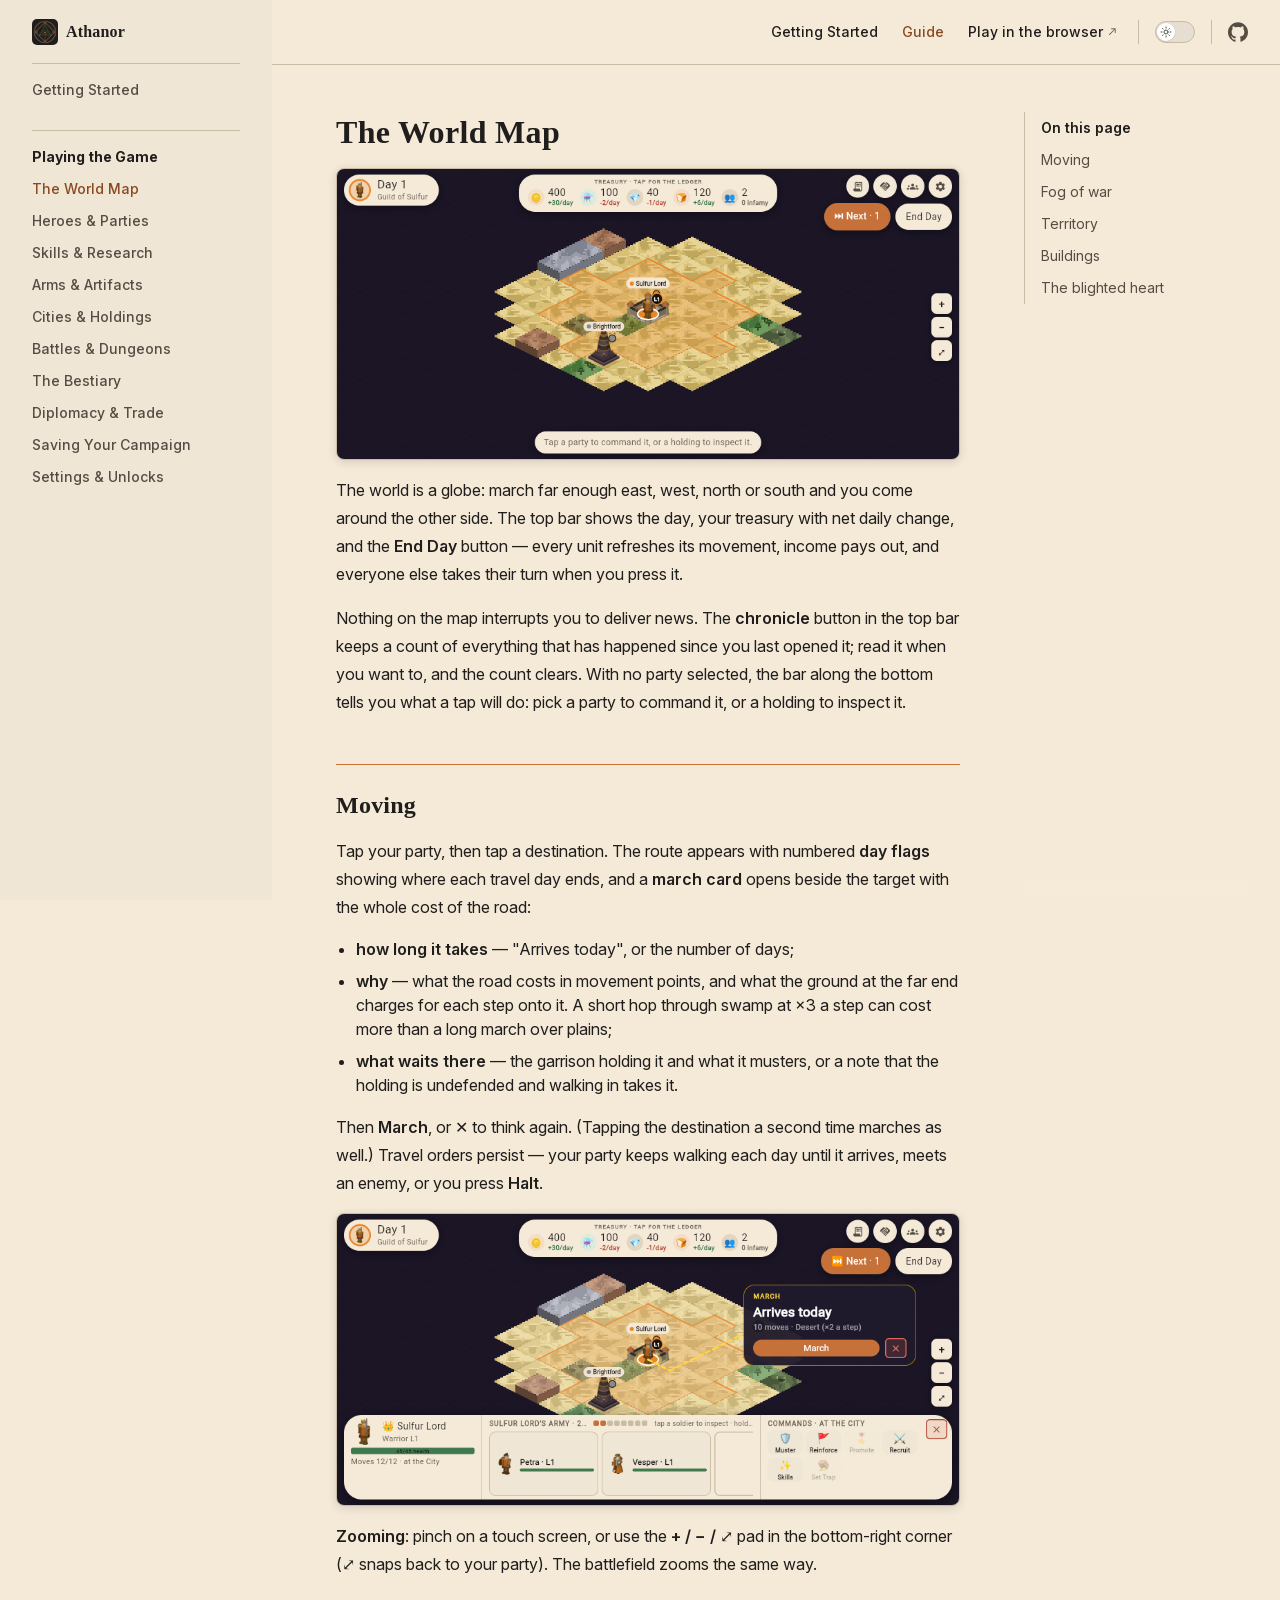
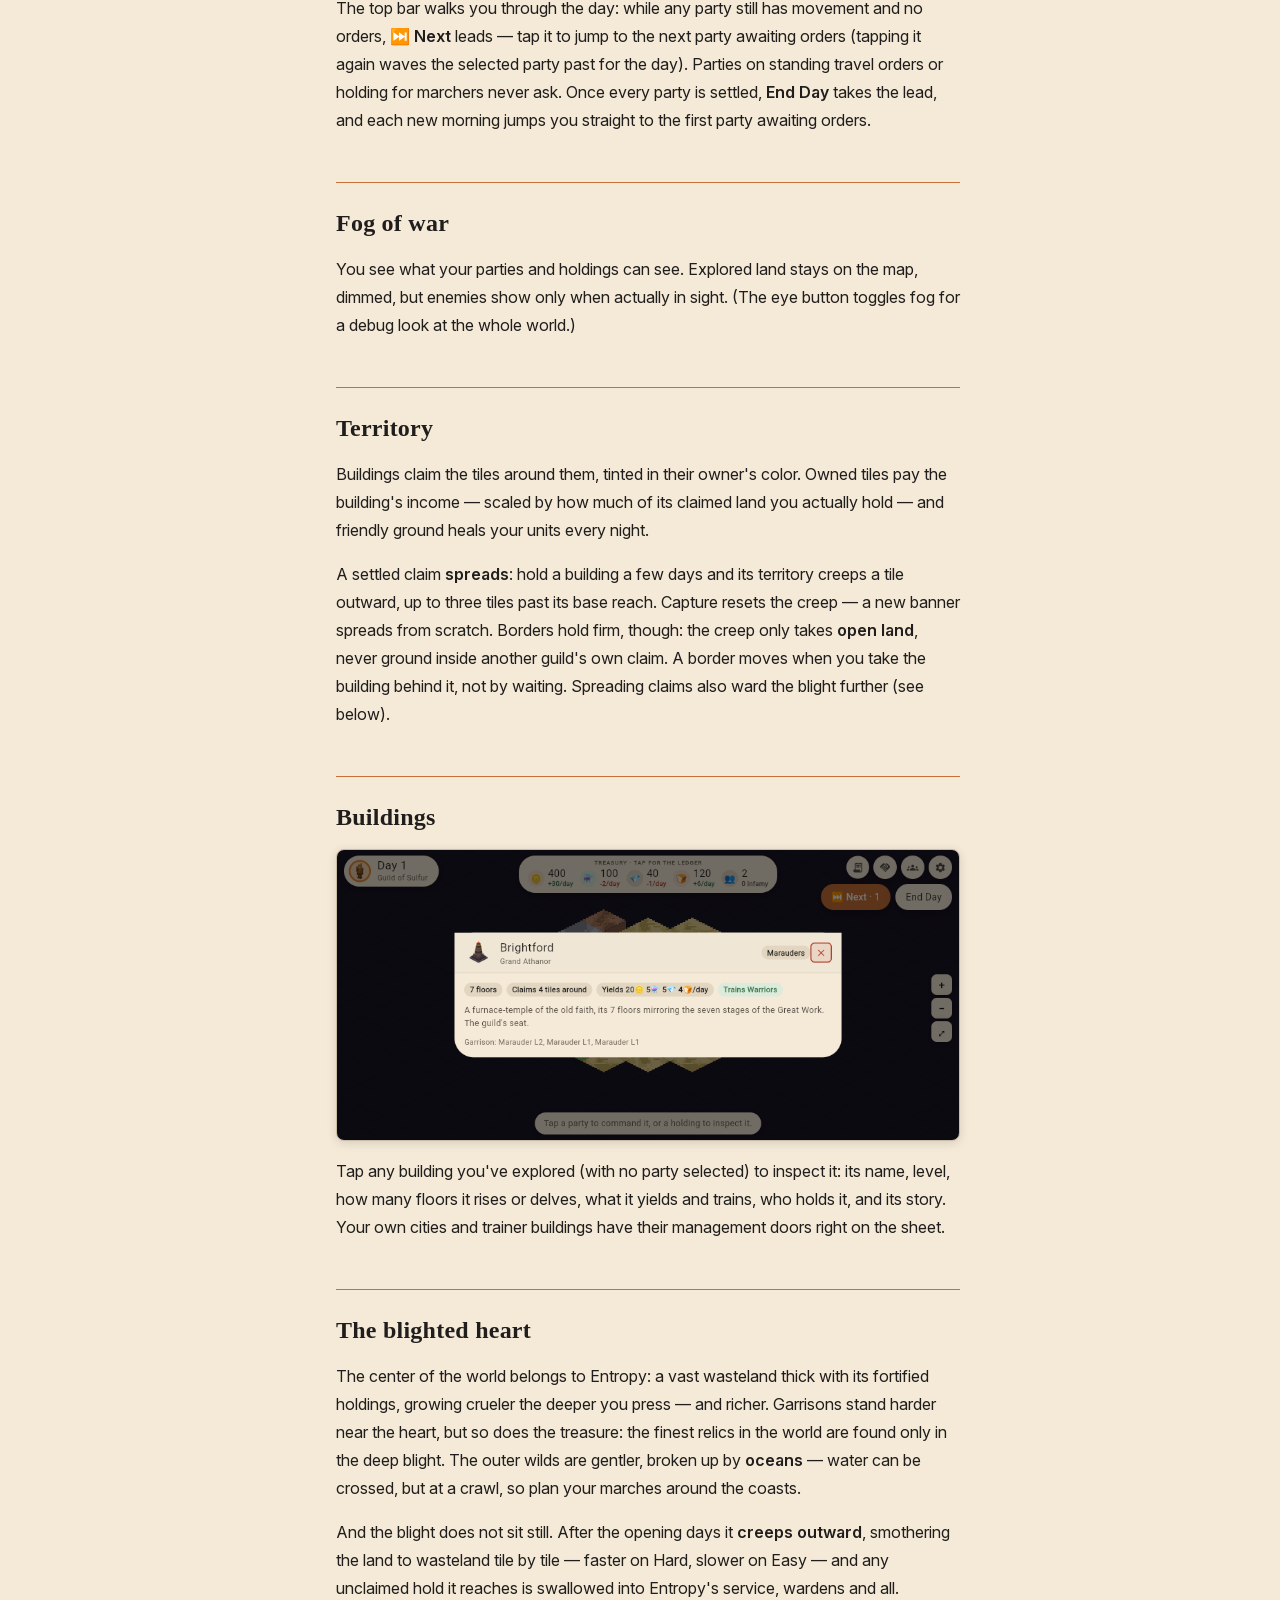
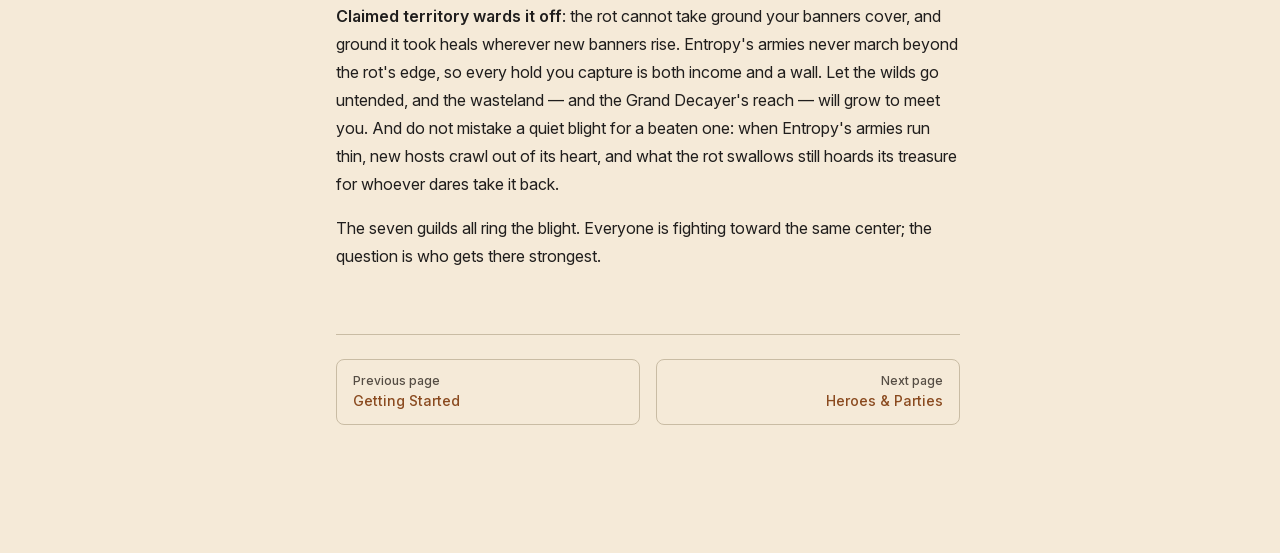
<file: guide/world.html>
<!DOCTYPE html>
<html lang="en-US" dir="ltr">
  <head>
    <meta charset="utf-8">
    <meta name="viewport" content="width=device-width,initial-scale=1">
    <title>The World Map | Athanor</title>
    <meta name="description" content="Player guide for Athanor — a turn-based strategy game of guilds, alchemy, and the war for the blighted heart of the world.">
    <meta name="generator" content="VitePress v1.6.4">
    <link rel="preload stylesheet" href="/assets/style.zMlmPisL.css" as="style">
    <link rel="preload stylesheet" href="/vp-icons.css" as="style">
    
    <script type="module" src="/assets/app.CS9KpoOZ.js"></script>
    <link rel="preload" href="/assets/inter-roman-latin.Di8DUHzh.woff2" as="font" type="font/woff2" crossorigin="">
    <link rel="modulepreload" href="/assets/chunks/theme.DB_bHx0f.js">
    <link rel="modulepreload" href="/assets/chunks/framework.CShDTZbC.js">
    <link rel="modulepreload" href="/assets/guide_world.md.DTzR8hFW.lean.js">
    <link rel="icon" type="image/png" href="/favicon.png">
    <script id="check-dark-mode">(()=>{const e=localStorage.getItem("vitepress-theme-appearance")||"auto",a=window.matchMedia("(prefers-color-scheme: dark)").matches;(!e||e==="auto"?a:e==="dark")&&document.documentElement.classList.add("dark")})();</script>
    <script id="check-mac-os">document.documentElement.classList.toggle("mac",/Mac|iPhone|iPod|iPad/i.test(navigator.platform));</script>
  </head>
  <body>
    <div id="app"><div class="Layout" data-v-d8b57b2d><!--[--><!--]--><!--[--><span tabindex="-1" data-v-fcbfc0e0></span><a href="#VPContent" class="VPSkipLink visually-hidden" data-v-fcbfc0e0>Skip to content</a><!--]--><!----><header class="VPNav" data-v-d8b57b2d data-v-7ad780c2><div class="VPNavBar" data-v-7ad780c2 data-v-9fd4d1dd><div class="wrapper" data-v-9fd4d1dd><div class="container" data-v-9fd4d1dd><div class="title" data-v-9fd4d1dd><div class="VPNavBarTitle has-sidebar" data-v-9fd4d1dd data-v-9f43907a><a class="title" href="/" data-v-9f43907a><!--[--><!--]--><!--[--><img class="VPImage logo" src="/logo.png" alt data-v-ab19afbb><!--]--><span data-v-9f43907a>Athanor</span><!--[--><!--]--></a></div></div><div class="content" data-v-9fd4d1dd><div class="content-body" data-v-9fd4d1dd><!--[--><!--]--><div class="VPNavBarSearch search" data-v-9fd4d1dd><!----></div><nav aria-labelledby="main-nav-aria-label" class="VPNavBarMenu menu" data-v-9fd4d1dd data-v-afb2845e><span id="main-nav-aria-label" class="visually-hidden" data-v-afb2845e> Main Navigation </span><!--[--><!--[--><a class="VPLink link VPNavBarMenuLink" href="/getting-started.html" tabindex="0" data-v-afb2845e data-v-815115f5><!--[--><span data-v-815115f5>Getting Started</span><!--]--></a><!--]--><!--[--><a class="VPLink link VPNavBarMenuLink active" href="/guide/world.html" tabindex="0" data-v-afb2845e data-v-815115f5><!--[--><span data-v-815115f5>Guide</span><!--]--></a><!--]--><!--[--><a class="VPLink link vp-external-link-icon VPNavBarMenuLink" href="https://play.athanor.games/" target="_blank" rel="noreferrer" tabindex="0" data-v-afb2845e data-v-815115f5><!--[--><span data-v-815115f5>Play in the browser</span><!--]--></a><!--]--><!--]--></nav><!----><div class="VPNavBarAppearance appearance" data-v-9fd4d1dd data-v-3f90c1a5><button class="VPSwitch VPSwitchAppearance" type="button" role="switch" title aria-checked="false" data-v-3f90c1a5 data-v-be9742d9 data-v-b4ccac88><span class="check" data-v-b4ccac88><span class="icon" data-v-b4ccac88><!--[--><span class="vpi-sun sun" data-v-be9742d9></span><span class="vpi-moon moon" data-v-be9742d9></span><!--]--></span></span></button></div><div class="VPSocialLinks VPNavBarSocialLinks social-links" data-v-9fd4d1dd data-v-ef6192dc data-v-e71e869c><!--[--><a class="VPSocialLink no-icon" href="https://github.com/Xander-Rudolph/athanor" aria-label="github" target="_blank" rel="noopener" data-v-e71e869c data-v-60a9a2d3><span class="vpi-social-github"></span></a><!--]--></div><div class="VPFlyout VPNavBarExtra extra" data-v-9fd4d1dd data-v-f953d92f data-v-bfe7971f><button type="button" class="button" aria-haspopup="true" aria-expanded="false" aria-label="extra navigation" data-v-bfe7971f><span class="vpi-more-horizontal icon" data-v-bfe7971f></span></button><div class="menu" data-v-bfe7971f><div class="VPMenu" data-v-bfe7971f data-v-20ed86d6><!----><!--[--><!--[--><!----><div class="group" data-v-f953d92f><div class="item appearance" data-v-f953d92f><p class="label" data-v-f953d92f>Appearance</p><div class="appearance-action" data-v-f953d92f><button class="VPSwitch VPSwitchAppearance" type="button" role="switch" title aria-checked="false" data-v-f953d92f data-v-be9742d9 data-v-b4ccac88><span class="check" data-v-b4ccac88><span class="icon" data-v-b4ccac88><!--[--><span class="vpi-sun sun" data-v-be9742d9></span><span class="vpi-moon moon" data-v-be9742d9></span><!--]--></span></span></button></div></div></div><div class="group" data-v-f953d92f><div class="item social-links" data-v-f953d92f><div class="VPSocialLinks social-links-list" data-v-f953d92f data-v-e71e869c><!--[--><a class="VPSocialLink no-icon" href="https://github.com/Xander-Rudolph/athanor" aria-label="github" target="_blank" rel="noopener" data-v-e71e869c data-v-60a9a2d3><span class="vpi-social-github"></span></a><!--]--></div></div></div><!--]--><!--]--></div></div></div><!--[--><!--]--><button type="button" class="VPNavBarHamburger hamburger" aria-label="mobile navigation" aria-expanded="false" aria-controls="VPNavScreen" data-v-9fd4d1dd data-v-6bee1efd><span class="container" data-v-6bee1efd><span class="top" data-v-6bee1efd></span><span class="middle" data-v-6bee1efd></span><span class="bottom" data-v-6bee1efd></span></span></button></div></div></div></div><div class="divider" data-v-9fd4d1dd><div class="divider-line" data-v-9fd4d1dd></div></div></div><!----></header><div class="VPLocalNav has-sidebar empty" data-v-d8b57b2d data-v-2488c25a><div class="container" data-v-2488c25a><button class="menu" aria-expanded="false" aria-controls="VPSidebarNav" data-v-2488c25a><span class="vpi-align-left menu-icon" data-v-2488c25a></span><span class="menu-text" data-v-2488c25a>Menu</span></button><div class="VPLocalNavOutlineDropdown" style="--vp-vh:0px;" data-v-2488c25a data-v-6b867909><button data-v-6b867909>Return to top</button><!----></div></div></div><aside class="VPSidebar" data-v-d8b57b2d data-v-42c4c606><div class="curtain" data-v-42c4c606></div><nav class="nav" id="VPSidebarNav" aria-labelledby="sidebar-aria-label" tabindex="-1" data-v-42c4c606><span class="visually-hidden" id="sidebar-aria-label" data-v-42c4c606> Sidebar Navigation </span><!--[--><!--]--><!--[--><div class="no-transition group" data-v-51288d80><section class="VPSidebarItem level-0" data-v-51288d80 data-v-0009425e><!----><div class="items" data-v-0009425e><!--[--><div class="VPSidebarItem level-1 is-link" data-v-0009425e><div class="item" data-v-0009425e><div class="indicator" data-v-0009425e></div><a class="VPLink link link" href="/getting-started.html" data-v-0009425e><!--[--><p class="text" data-v-0009425e>Getting Started</p><!--]--></a><!----></div><!----></div><!--]--></div></section></div><div class="no-transition group" data-v-51288d80><section class="VPSidebarItem level-0 has-active" data-v-51288d80 data-v-0009425e><div class="item" role="button" tabindex="0" data-v-0009425e><div class="indicator" data-v-0009425e></div><h2 class="text" data-v-0009425e>Playing the Game</h2><!----></div><div class="items" data-v-0009425e><!--[--><div class="VPSidebarItem level-1 is-link" data-v-0009425e><div class="item" data-v-0009425e><div class="indicator" data-v-0009425e></div><a class="VPLink link link" href="/guide/world.html" data-v-0009425e><!--[--><p class="text" data-v-0009425e>The World Map</p><!--]--></a><!----></div><!----></div><div class="VPSidebarItem level-1 is-link" data-v-0009425e><div class="item" data-v-0009425e><div class="indicator" data-v-0009425e></div><a class="VPLink link link" href="/guide/heroes.html" data-v-0009425e><!--[--><p class="text" data-v-0009425e>Heroes & Parties</p><!--]--></a><!----></div><!----></div><div class="VPSidebarItem level-1 is-link" data-v-0009425e><div class="item" data-v-0009425e><div class="indicator" data-v-0009425e></div><a class="VPLink link link" href="/guide/skills.html" data-v-0009425e><!--[--><p class="text" data-v-0009425e>Skills & Research</p><!--]--></a><!----></div><!----></div><div class="VPSidebarItem level-1 is-link" data-v-0009425e><div class="item" data-v-0009425e><div class="indicator" data-v-0009425e></div><a class="VPLink link link" href="/guide/artifacts.html" data-v-0009425e><!--[--><p class="text" data-v-0009425e>Arms & Artifacts</p><!--]--></a><!----></div><!----></div><div class="VPSidebarItem level-1 is-link" data-v-0009425e><div class="item" data-v-0009425e><div class="indicator" data-v-0009425e></div><a class="VPLink link link" href="/guide/cities.html" data-v-0009425e><!--[--><p class="text" data-v-0009425e>Cities & Holdings</p><!--]--></a><!----></div><!----></div><div class="VPSidebarItem level-1 is-link" data-v-0009425e><div class="item" data-v-0009425e><div class="indicator" data-v-0009425e></div><a class="VPLink link link" href="/guide/combat.html" data-v-0009425e><!--[--><p class="text" data-v-0009425e>Battles & Dungeons</p><!--]--></a><!----></div><!----></div><div class="VPSidebarItem level-1 is-link" data-v-0009425e><div class="item" data-v-0009425e><div class="indicator" data-v-0009425e></div><a class="VPLink link link" href="/guide/bestiary.html" data-v-0009425e><!--[--><p class="text" data-v-0009425e>The Bestiary</p><!--]--></a><!----></div><!----></div><div class="VPSidebarItem level-1 is-link" data-v-0009425e><div class="item" data-v-0009425e><div class="indicator" data-v-0009425e></div><a class="VPLink link link" href="/guide/diplomacy.html" data-v-0009425e><!--[--><p class="text" data-v-0009425e>Diplomacy & Trade</p><!--]--></a><!----></div><!----></div><div class="VPSidebarItem level-1 is-link" data-v-0009425e><div class="item" data-v-0009425e><div class="indicator" data-v-0009425e></div><a class="VPLink link link" href="/guide/saving.html" data-v-0009425e><!--[--><p class="text" data-v-0009425e>Saving Your Campaign</p><!--]--></a><!----></div><!----></div><div class="VPSidebarItem level-1 is-link" data-v-0009425e><div class="item" data-v-0009425e><div class="indicator" data-v-0009425e></div><a class="VPLink link link" href="/guide/settings.html" data-v-0009425e><!--[--><p class="text" data-v-0009425e>Settings & Unlocks</p><!--]--></a><!----></div><!----></div><!--]--></div></section></div><!--]--><!--[--><!--]--></nav></aside><div class="VPContent has-sidebar" id="VPContent" data-v-d8b57b2d data-v-9a6c75ad><div class="VPDoc has-sidebar has-aside" data-v-9a6c75ad data-v-e6f2a212><!--[--><!--]--><div class="container" data-v-e6f2a212><div class="aside" data-v-e6f2a212><div class="aside-curtain" data-v-e6f2a212></div><div class="aside-container" data-v-e6f2a212><div class="aside-content" data-v-e6f2a212><div class="VPDocAside" data-v-e6f2a212 data-v-cb998dce><!--[--><!--]--><!--[--><!--]--><nav aria-labelledby="doc-outline-aria-label" class="VPDocAsideOutline" data-v-cb998dce data-v-f610f197><div class="content" data-v-f610f197><div class="outline-marker" data-v-f610f197></div><div aria-level="2" class="outline-title" id="doc-outline-aria-label" role="heading" data-v-f610f197>On this page</div><ul class="VPDocOutlineItem root" data-v-f610f197 data-v-53c99d69><!--[--><!--]--></ul></div></nav><!--[--><!--]--><div class="spacer" data-v-cb998dce></div><!--[--><!--]--><!----><!--[--><!--]--><!--[--><!--]--></div></div></div></div><div class="content" data-v-e6f2a212><div class="content-container" data-v-e6f2a212><!--[--><!--]--><main class="main" data-v-e6f2a212><div style="position:relative;" class="vp-doc _guide_world" data-v-e6f2a212><div><h1 id="the-world-map" tabindex="-1">The World Map <a class="header-anchor" href="#the-world-map" aria-label="Permalink to &quot;The World Map&quot;">​</a></h1><p><img src="/screens/world-start.png" alt="The overworld"></p><p>The world is a globe: march far enough east, west, north or south and you come around the other side. The top bar shows the day, your treasury with net daily change, and the <strong>End Day</strong> button — every unit refreshes its movement, income pays out, and everyone else takes their turn when you press it.</p><p>Nothing on the map interrupts you to deliver news. The <strong>chronicle</strong> button in the top bar keeps a count of everything that has happened since you last opened it; read it when you want to, and the count clears. With no party selected, the bar along the bottom tells you what a tap will do: pick a party to command it, or a holding to inspect it.</p><h2 id="moving" tabindex="-1">Moving <a class="header-anchor" href="#moving" aria-label="Permalink to &quot;Moving&quot;">​</a></h2><p>Tap your party, then tap a destination. The route appears with numbered <strong>day flags</strong> showing where each travel day ends, and a <strong>march card</strong> opens beside the target with the whole cost of the road:</p><ul><li><strong>how long it takes</strong> — &quot;Arrives today&quot;, or the number of days;</li><li><strong>why</strong> — what the road costs in movement points, and what the ground at the far end charges for each step onto it. A short hop through swamp at ×3 a step can cost more than a long march over plains;</li><li><strong>what waits there</strong> — the garrison holding it and what it musters, or a note that the holding is undefended and walking in takes it.</li></ul><p>Then <strong>March</strong>, or <strong>✕</strong> to think again. (Tapping the destination a second time marches as well.) Travel orders persist — your party keeps walking each day until it arrives, meets an enemy, or you press <strong>Halt</strong>.</p><p><img src="/screens/march-card.png" alt="Pricing a march"></p><p><strong>Zooming</strong>: pinch on a touch screen, or use the <strong>+ / − / ⤢</strong> pad in the bottom-right corner (⤢ snaps back to your party). The battlefield zooms the same way.</p><p>The top bar walks you through the day: while any party still has movement and no orders, <strong>⏭ Next</strong> leads — tap it to jump to the next party awaiting orders (tapping it again waves the selected party past for the day). Parties on standing travel orders or holding for marchers never ask. Once every party is settled, <strong>End Day</strong> takes the lead, and each new morning jumps you straight to the first party awaiting orders.</p><h2 id="fog-of-war" tabindex="-1">Fog of war <a class="header-anchor" href="#fog-of-war" aria-label="Permalink to &quot;Fog of war&quot;">​</a></h2><p>You see what your parties and holdings can see. Explored land stays on the map, dimmed, but enemies show only when actually in sight. (The eye button toggles fog for a debug look at the whole world.)</p><h2 id="territory" tabindex="-1">Territory <a class="header-anchor" href="#territory" aria-label="Permalink to &quot;Territory&quot;">​</a></h2><p>Buildings claim the tiles around them, tinted in their owner&#39;s color. Owned tiles pay the building&#39;s income — scaled by how much of its claimed land you actually hold — and friendly ground heals your units every night.</p><p>A settled claim <strong>spreads</strong>: hold a building a few days and its territory creeps a tile outward, up to three tiles past its base reach. Capture resets the creep — a new banner spreads from scratch. Borders hold firm, though: the creep only takes <strong>open land</strong>, never ground inside another guild&#39;s own claim. A border moves when you take the building behind it, not by waiting. Spreading claims also ward the blight further (see below).</p><h2 id="buildings" tabindex="-1">Buildings <a class="header-anchor" href="#buildings" aria-label="Permalink to &quot;Buildings&quot;">​</a></h2><p><img src="/screens/building-info.png" alt="Inspecting a building"></p><p>Tap any building you&#39;ve explored (with no party selected) to inspect it: its name, level, how many floors it rises or delves, what it yields and trains, who holds it, and its story. Your own cities and trainer buildings have their management doors right on the sheet.</p><h2 id="the-blighted-heart" tabindex="-1">The blighted heart <a class="header-anchor" href="#the-blighted-heart" aria-label="Permalink to &quot;The blighted heart&quot;">​</a></h2><p>The center of the world belongs to Entropy: a vast wasteland thick with its fortified holdings, growing crueler the deeper you press — and richer. Garrisons stand harder near the heart, but so does the treasure: the finest relics in the world are found only in the deep blight. The outer wilds are gentler, broken up by <strong>oceans</strong> — water can be crossed, but at a crawl, so plan your marches around the coasts.</p><p>And the blight does not sit still. After the opening days it <strong>creeps outward</strong>, smothering the land to wasteland tile by tile — faster on Hard, slower on Easy — and any unclaimed hold it reaches is swallowed into Entropy&#39;s service, wardens and all. <strong>Claimed territory wards it off</strong>: the rot cannot take ground your banners cover, and ground it took heals wherever new banners rise. Entropy&#39;s armies never march beyond the rot&#39;s edge, so every hold you capture is both income and a wall. Let the wilds go untended, and the wasteland — and the Grand Decayer&#39;s reach — will grow to meet you. And do not mistake a quiet blight for a beaten one: when Entropy&#39;s armies run thin, new hosts crawl out of its heart, and what the rot swallows still hoards its treasure for whoever dares take it back.</p><p>The seven guilds all ring the blight. Everyone is fighting toward the same center; the question is who gets there strongest.</p></div></div></main><footer class="VPDocFooter" data-v-e6f2a212 data-v-1bcd8184><!--[--><!--]--><!----><nav class="prev-next" aria-labelledby="doc-footer-aria-label" data-v-1bcd8184><span class="visually-hidden" id="doc-footer-aria-label" data-v-1bcd8184>Pager</span><div class="pager" data-v-1bcd8184><a class="VPLink link pager-link prev" href="/getting-started.html" data-v-1bcd8184><!--[--><span class="desc" data-v-1bcd8184>Previous page</span><span class="title" data-v-1bcd8184>Getting Started</span><!--]--></a></div><div class="pager" data-v-1bcd8184><a class="VPLink link pager-link next" href="/guide/heroes.html" data-v-1bcd8184><!--[--><span class="desc" data-v-1bcd8184>Next page</span><span class="title" data-v-1bcd8184>Heroes & Parties</span><!--]--></a></div></nav></footer><!--[--><!--]--></div></div></div><!--[--><!--]--></div></div><footer class="VPFooter has-sidebar" data-v-d8b57b2d data-v-566314d4><div class="container" data-v-566314d4><p class="message" data-v-566314d4>Seven guilds, one blighted world, and the Great Work.</p><!----></div></footer><!--[--><!--]--></div></div>
    <script>window.__VP_HASH_MAP__=JSON.parse("{\"getting-started.md\":\"BIBrC58D\",\"guide_artifacts.md\":\"D2sXM8uT\",\"guide_bestiary.md\":\"BWFZptFt\",\"guide_cities.md\":\"8rqQKAmU\",\"guide_combat.md\":\"CKlGulzK\",\"guide_diplomacy.md\":\"B-I2Ewkw\",\"guide_heroes.md\":\"p76jD3Uj\",\"guide_saving.md\":\"uKARSjEd\",\"guide_settings.md\":\"CPcANh4O\",\"guide_skills.md\":\"CmdkVqu4\",\"guide_world.md\":\"DTzR8hFW\",\"index.md\":\"JroTo_hh\"}");window.__VP_SITE_DATA__=JSON.parse("{\"lang\":\"en-US\",\"dir\":\"ltr\",\"title\":\"Athanor\",\"description\":\"Player guide for Athanor — a turn-based strategy game of guilds, alchemy, and the war for the blighted heart of the world.\",\"base\":\"/\",\"head\":[],\"router\":{\"prefetchLinks\":true},\"appearance\":true,\"themeConfig\":{\"logo\":\"/logo.png\",\"nav\":[{\"text\":\"Getting Started\",\"link\":\"/getting-started\"},{\"text\":\"Guide\",\"link\":\"/guide/world\"},{\"text\":\"Play in the browser\",\"link\":\"https://play.athanor.games/\"}],\"sidebar\":[{\"text\":\"Getting Started\",\"link\":\"/getting-started\"},{\"text\":\"Playing the Game\",\"items\":[{\"text\":\"The World Map\",\"link\":\"/guide/world\"},{\"text\":\"Heroes & Parties\",\"link\":\"/guide/heroes\"},{\"text\":\"Skills & Research\",\"link\":\"/guide/skills\"},{\"text\":\"Arms & Artifacts\",\"link\":\"/guide/artifacts\"},{\"text\":\"Cities & Holdings\",\"link\":\"/guide/cities\"},{\"text\":\"Battles & Dungeons\",\"link\":\"/guide/combat\"},{\"text\":\"The Bestiary\",\"link\":\"/guide/bestiary\"},{\"text\":\"Diplomacy & Trade\",\"link\":\"/guide/diplomacy\"},{\"text\":\"Saving Your Campaign\",\"link\":\"/guide/saving\"},{\"text\":\"Settings & Unlocks\",\"link\":\"/guide/settings\"}]}],\"socialLinks\":[{\"icon\":\"github\",\"link\":\"https://github.com/Xander-Rudolph/athanor\"}],\"footer\":{\"message\":\"Seven guilds, one blighted world, and the Great Work.\"}},\"locales\":{},\"scrollOffset\":134,\"cleanUrls\":false}");</script>
    
  </body>
</html>
</file>
<file: assets/style.zMlmPisL.css>
@font-face{font-family:Inter;font-style:normal;font-weight:100 900;font-display:swap;src:url(/assets/inter-roman-cyrillic-ext.BBPuwvHQ.woff2) format("woff2");unicode-range:U+0460-052F,U+1C80-1C88,U+20B4,U+2DE0-2DFF,U+A640-A69F,U+FE2E-FE2F}@font-face{font-family:Inter;font-style:normal;font-weight:100 900;font-display:swap;src:url(/assets/inter-roman-cyrillic.C5lxZ8CY.woff2) format("woff2");unicode-range:U+0301,U+0400-045F,U+0490-0491,U+04B0-04B1,U+2116}@font-face{font-family:Inter;font-style:normal;font-weight:100 900;font-display:swap;src:url(/assets/inter-roman-greek-ext.CqjqNYQ-.woff2) format("woff2");unicode-range:U+1F00-1FFF}@font-face{font-family:Inter;font-style:normal;font-weight:100 900;font-display:swap;src:url(/assets/inter-roman-greek.BBVDIX6e.woff2) format("woff2");unicode-range:U+0370-0377,U+037A-037F,U+0384-038A,U+038C,U+038E-03A1,U+03A3-03FF}@font-face{font-family:Inter;font-style:normal;font-weight:100 900;font-display:swap;src:url(/assets/inter-roman-vietnamese.BjW4sHH5.woff2) format("woff2");unicode-range:U+0102-0103,U+0110-0111,U+0128-0129,U+0168-0169,U+01A0-01A1,U+01AF-01B0,U+0300-0301,U+0303-0304,U+0308-0309,U+0323,U+0329,U+1EA0-1EF9,U+20AB}@font-face{font-family:Inter;font-style:normal;font-weight:100 900;font-display:swap;src:url(/assets/inter-roman-latin-ext.4ZJIpNVo.woff2) format("woff2");unicode-range:U+0100-02AF,U+0304,U+0308,U+0329,U+1E00-1E9F,U+1EF2-1EFF,U+2020,U+20A0-20AB,U+20AD-20C0,U+2113,U+2C60-2C7F,U+A720-A7FF}@font-face{font-family:Inter;font-style:normal;font-weight:100 900;font-display:swap;src:url(/assets/inter-roman-latin.Di8DUHzh.woff2) format("woff2");unicode-range:U+0000-00FF,U+0131,U+0152-0153,U+02BB-02BC,U+02C6,U+02DA,U+02DC,U+0304,U+0308,U+0329,U+2000-206F,U+2074,U+20AC,U+2122,U+2191,U+2193,U+2212,U+2215,U+FEFF,U+FFFD}@font-face{font-family:Inter;font-style:italic;font-weight:100 900;font-display:swap;src:url(/assets/inter-italic-cyrillic-ext.r48I6akx.woff2) format("woff2");unicode-range:U+0460-052F,U+1C80-1C88,U+20B4,U+2DE0-2DFF,U+A640-A69F,U+FE2E-FE2F}@font-face{font-family:Inter;font-style:italic;font-weight:100 900;font-display:swap;src:url(/assets/inter-italic-cyrillic.By2_1cv3.woff2) format("woff2");unicode-range:U+0301,U+0400-045F,U+0490-0491,U+04B0-04B1,U+2116}@font-face{font-family:Inter;font-style:italic;font-weight:100 900;font-display:swap;src:url(/assets/inter-italic-greek-ext.1u6EdAuj.woff2) format("woff2");unicode-range:U+1F00-1FFF}@font-face{font-family:Inter;font-style:italic;font-weight:100 900;font-display:swap;src:url(/assets/inter-italic-greek.DJ8dCoTZ.woff2) format("woff2");unicode-range:U+0370-0377,U+037A-037F,U+0384-038A,U+038C,U+038E-03A1,U+03A3-03FF}@font-face{font-family:Inter;font-style:italic;font-weight:100 900;font-display:swap;src:url(/assets/inter-italic-vietnamese.BSbpV94h.woff2) format("woff2");unicode-range:U+0102-0103,U+0110-0111,U+0128-0129,U+0168-0169,U+01A0-01A1,U+01AF-01B0,U+0300-0301,U+0303-0304,U+0308-0309,U+0323,U+0329,U+1EA0-1EF9,U+20AB}@font-face{font-family:Inter;font-style:italic;font-weight:100 900;font-display:swap;src:url(/assets/inter-italic-latin-ext.CN1xVJS-.woff2) format("woff2");unicode-range:U+0100-02AF,U+0304,U+0308,U+0329,U+1E00-1E9F,U+1EF2-1EFF,U+2020,U+20A0-20AB,U+20AD-20C0,U+2113,U+2C60-2C7F,U+A720-A7FF}@font-face{font-family:Inter;font-style:italic;font-weight:100 900;font-display:swap;src:url(/assets/inter-italic-latin.C2AdPX0b.woff2) format("woff2");unicode-range:U+0000-00FF,U+0131,U+0152-0153,U+02BB-02BC,U+02C6,U+02DA,U+02DC,U+0304,U+0308,U+0329,U+2000-206F,U+2074,U+20AC,U+2122,U+2191,U+2193,U+2212,U+2215,U+FEFF,U+FFFD}@font-face{font-family:Punctuation SC;font-weight:400;src:local("PingFang SC Regular"),local("Noto Sans CJK SC"),local("Microsoft YaHei");unicode-range:U+201C,U+201D,U+2018,U+2019,U+2E3A,U+2014,U+2013,U+2026,U+00B7,U+007E,U+002F}@font-face{font-family:Punctuation SC;font-weight:500;src:local("PingFang SC Medium"),local("Noto Sans CJK SC"),local("Microsoft YaHei");unicode-range:U+201C,U+201D,U+2018,U+2019,U+2E3A,U+2014,U+2013,U+2026,U+00B7,U+007E,U+002F}@font-face{font-family:Punctuation SC;font-weight:600;src:local("PingFang SC Semibold"),local("Noto Sans CJK SC Bold"),local("Microsoft YaHei Bold");unicode-range:U+201C,U+201D,U+2018,U+2019,U+2E3A,U+2014,U+2013,U+2026,U+00B7,U+007E,U+002F}@font-face{font-family:Punctuation SC;font-weight:700;src:local("PingFang SC Semibold"),local("Noto Sans CJK SC Bold"),local("Microsoft YaHei Bold");unicode-range:U+201C,U+201D,U+2018,U+2019,U+2E3A,U+2014,U+2013,U+2026,U+00B7,U+007E,U+002F}:root{--vp-c-white: #ffffff;--vp-c-black: #000000;--vp-c-neutral: var(--vp-c-black);--vp-c-neutral-inverse: var(--vp-c-white)}.dark{--vp-c-neutral: var(--vp-c-white);--vp-c-neutral-inverse: var(--vp-c-black)}:root{--vp-c-gray-1: #dddde3;--vp-c-gray-2: #e4e4e9;--vp-c-gray-3: #ebebef;--vp-c-gray-soft: rgba(142, 150, 170, .14);--vp-c-indigo-1: #3451b2;--vp-c-indigo-2: #3a5ccc;--vp-c-indigo-3: #5672cd;--vp-c-indigo-soft: rgba(100, 108, 255, .14);--vp-c-purple-1: #6f42c1;--vp-c-purple-2: #7e4cc9;--vp-c-purple-3: #8e5cd9;--vp-c-purple-soft: rgba(159, 122, 234, .14);--vp-c-green-1: #18794e;--vp-c-green-2: #299764;--vp-c-green-3: #30a46c;--vp-c-green-soft: rgba(16, 185, 129, .14);--vp-c-yellow-1: #915930;--vp-c-yellow-2: #946300;--vp-c-yellow-3: #9f6a00;--vp-c-yellow-soft: rgba(234, 179, 8, .14);--vp-c-red-1: #b8272c;--vp-c-red-2: #d5393e;--vp-c-red-3: #e0575b;--vp-c-red-soft: rgba(244, 63, 94, .14);--vp-c-sponsor: #db2777}.dark{--vp-c-gray-1: #515c67;--vp-c-gray-2: #414853;--vp-c-gray-3: #32363f;--vp-c-gray-soft: rgba(101, 117, 133, .16);--vp-c-indigo-1: #a8b1ff;--vp-c-indigo-2: #5c73e7;--vp-c-indigo-3: #3e63dd;--vp-c-indigo-soft: rgba(100, 108, 255, .16);--vp-c-purple-1: #c8abfa;--vp-c-purple-2: #a879e6;--vp-c-purple-3: #8e5cd9;--vp-c-purple-soft: rgba(159, 122, 234, .16);--vp-c-green-1: #3dd68c;--vp-c-green-2: #30a46c;--vp-c-green-3: #298459;--vp-c-green-soft: rgba(16, 185, 129, .16);--vp-c-yellow-1: #f9b44e;--vp-c-yellow-2: #da8b17;--vp-c-yellow-3: #a46a0a;--vp-c-yellow-soft: rgba(234, 179, 8, .16);--vp-c-red-1: #f66f81;--vp-c-red-2: #f14158;--vp-c-red-3: #b62a3c;--vp-c-red-soft: rgba(244, 63, 94, .16)}:root{--vp-c-bg: #ffffff;--vp-c-bg-alt: #f6f6f7;--vp-c-bg-elv: #ffffff;--vp-c-bg-soft: #f6f6f7}.dark{--vp-c-bg: #1b1b1f;--vp-c-bg-alt: #161618;--vp-c-bg-elv: #202127;--vp-c-bg-soft: #202127}:root{--vp-c-border: #c2c2c4;--vp-c-divider: #e2e2e3;--vp-c-gutter: #e2e2e3}.dark{--vp-c-border: #3c3f44;--vp-c-divider: #2e2e32;--vp-c-gutter: #000000}:root{--vp-c-text-1: #3c3c43;--vp-c-text-2: #67676c;--vp-c-text-3: #929295}.dark{--vp-c-text-1: #dfdfd6;--vp-c-text-2: #98989f;--vp-c-text-3: #6a6a71}:root{--vp-c-default-1: var(--vp-c-gray-1);--vp-c-default-2: var(--vp-c-gray-2);--vp-c-default-3: var(--vp-c-gray-3);--vp-c-default-soft: var(--vp-c-gray-soft);--vp-c-brand-1: var(--vp-c-indigo-1);--vp-c-brand-2: var(--vp-c-indigo-2);--vp-c-brand-3: var(--vp-c-indigo-3);--vp-c-brand-soft: var(--vp-c-indigo-soft);--vp-c-brand: var(--vp-c-brand-1);--vp-c-tip-1: var(--vp-c-brand-1);--vp-c-tip-2: var(--vp-c-brand-2);--vp-c-tip-3: var(--vp-c-brand-3);--vp-c-tip-soft: var(--vp-c-brand-soft);--vp-c-note-1: var(--vp-c-brand-1);--vp-c-note-2: var(--vp-c-brand-2);--vp-c-note-3: var(--vp-c-brand-3);--vp-c-note-soft: var(--vp-c-brand-soft);--vp-c-success-1: var(--vp-c-green-1);--vp-c-success-2: var(--vp-c-green-2);--vp-c-success-3: var(--vp-c-green-3);--vp-c-success-soft: var(--vp-c-green-soft);--vp-c-important-1: var(--vp-c-purple-1);--vp-c-important-2: var(--vp-c-purple-2);--vp-c-important-3: var(--vp-c-purple-3);--vp-c-important-soft: var(--vp-c-purple-soft);--vp-c-warning-1: var(--vp-c-yellow-1);--vp-c-warning-2: var(--vp-c-yellow-2);--vp-c-warning-3: var(--vp-c-yellow-3);--vp-c-warning-soft: var(--vp-c-yellow-soft);--vp-c-danger-1: var(--vp-c-red-1);--vp-c-danger-2: var(--vp-c-red-2);--vp-c-danger-3: var(--vp-c-red-3);--vp-c-danger-soft: var(--vp-c-red-soft);--vp-c-caution-1: var(--vp-c-red-1);--vp-c-caution-2: var(--vp-c-red-2);--vp-c-caution-3: var(--vp-c-red-3);--vp-c-caution-soft: var(--vp-c-red-soft)}:root{--vp-font-family-base: "Inter", ui-sans-serif, system-ui, sans-serif, "Apple Color Emoji", "Segoe UI Emoji", "Segoe UI Symbol", "Noto Color Emoji";--vp-font-family-mono: ui-monospace, "Menlo", "Monaco", "Consolas", "Liberation Mono", "Courier New", monospace;font-optical-sizing:auto}:root:where(:lang(zh)){--vp-font-family-base: "Punctuation SC", "Inter", ui-sans-serif, system-ui, sans-serif, "Apple Color Emoji", "Segoe UI Emoji", "Segoe UI Symbol", "Noto Color Emoji"}:root{--vp-shadow-1: 0 1px 2px rgba(0, 0, 0, .04), 0 1px 2px rgba(0, 0, 0, .06);--vp-shadow-2: 0 3px 12px rgba(0, 0, 0, .07), 0 1px 4px rgba(0, 0, 0, .07);--vp-shadow-3: 0 12px 32px rgba(0, 0, 0, .1), 0 2px 6px rgba(0, 0, 0, .08);--vp-shadow-4: 0 14px 44px rgba(0, 0, 0, .12), 0 3px 9px rgba(0, 0, 0, .12);--vp-shadow-5: 0 18px 56px rgba(0, 0, 0, .16), 0 4px 12px rgba(0, 0, 0, .16)}:root{--vp-z-index-footer: 10;--vp-z-index-local-nav: 20;--vp-z-index-nav: 30;--vp-z-index-layout-top: 40;--vp-z-index-backdrop: 50;--vp-z-index-sidebar: 60}@media (min-width: 960px){:root{--vp-z-index-sidebar: 25}}:root{--vp-layout-max-width: 1440px}:root{--vp-header-anchor-symbol: "#"}:root{--vp-code-line-height: 1.7;--vp-code-font-size: .875em;--vp-code-color: var(--vp-c-brand-1);--vp-code-link-color: var(--vp-c-brand-1);--vp-code-link-hover-color: var(--vp-c-brand-2);--vp-code-bg: var(--vp-c-default-soft);--vp-code-block-color: var(--vp-c-text-2);--vp-code-block-bg: var(--vp-c-bg-alt);--vp-code-block-divider-color: var(--vp-c-gutter);--vp-code-lang-color: var(--vp-c-text-3);--vp-code-line-highlight-color: var(--vp-c-default-soft);--vp-code-line-number-color: var(--vp-c-text-3);--vp-code-line-diff-add-color: var(--vp-c-success-soft);--vp-code-line-diff-add-symbol-color: var(--vp-c-success-1);--vp-code-line-diff-remove-color: var(--vp-c-danger-soft);--vp-code-line-diff-remove-symbol-color: var(--vp-c-danger-1);--vp-code-line-warning-color: var(--vp-c-warning-soft);--vp-code-line-error-color: var(--vp-c-danger-soft);--vp-code-copy-code-border-color: var(--vp-c-divider);--vp-code-copy-code-bg: var(--vp-c-bg-soft);--vp-code-copy-code-hover-border-color: var(--vp-c-divider);--vp-code-copy-code-hover-bg: var(--vp-c-bg);--vp-code-copy-code-active-text: var(--vp-c-text-2);--vp-code-copy-copied-text-content: "Copied";--vp-code-tab-divider: var(--vp-code-block-divider-color);--vp-code-tab-text-color: var(--vp-c-text-2);--vp-code-tab-bg: var(--vp-code-block-bg);--vp-code-tab-hover-text-color: var(--vp-c-text-1);--vp-code-tab-active-text-color: var(--vp-c-text-1);--vp-code-tab-active-bar-color: var(--vp-c-brand-1)}:lang(es),:lang(pt){--vp-code-copy-copied-text-content: "Copiado"}:lang(fa){--vp-code-copy-copied-text-content: "کپی شد"}:lang(ko){--vp-code-copy-copied-text-content: "복사됨"}:lang(ru){--vp-code-copy-copied-text-content: "Скопировано"}:lang(zh){--vp-code-copy-copied-text-content: "已复制"}:root{--vp-button-brand-border: transparent;--vp-button-brand-text: var(--vp-c-white);--vp-button-brand-bg: var(--vp-c-brand-3);--vp-button-brand-hover-border: transparent;--vp-button-brand-hover-text: var(--vp-c-white);--vp-button-brand-hover-bg: var(--vp-c-brand-2);--vp-button-brand-active-border: transparent;--vp-button-brand-active-text: var(--vp-c-white);--vp-button-brand-active-bg: var(--vp-c-brand-1);--vp-button-alt-border: transparent;--vp-button-alt-text: var(--vp-c-text-1);--vp-button-alt-bg: var(--vp-c-default-3);--vp-button-alt-hover-border: transparent;--vp-button-alt-hover-text: var(--vp-c-text-1);--vp-button-alt-hover-bg: var(--vp-c-default-2);--vp-button-alt-active-border: transparent;--vp-button-alt-active-text: var(--vp-c-text-1);--vp-button-alt-active-bg: var(--vp-c-default-1);--vp-button-sponsor-border: var(--vp-c-text-2);--vp-button-sponsor-text: var(--vp-c-text-2);--vp-button-sponsor-bg: transparent;--vp-button-sponsor-hover-border: var(--vp-c-sponsor);--vp-button-sponsor-hover-text: var(--vp-c-sponsor);--vp-button-sponsor-hover-bg: transparent;--vp-button-sponsor-active-border: var(--vp-c-sponsor);--vp-button-sponsor-active-text: var(--vp-c-sponsor);--vp-button-sponsor-active-bg: transparent}:root{--vp-custom-block-font-size: 14px;--vp-custom-block-code-font-size: 13px;--vp-custom-block-info-border: transparent;--vp-custom-block-info-text: var(--vp-c-text-1);--vp-custom-block-info-bg: var(--vp-c-default-soft);--vp-custom-block-info-code-bg: var(--vp-c-default-soft);--vp-custom-block-note-border: transparent;--vp-custom-block-note-text: var(--vp-c-text-1);--vp-custom-block-note-bg: var(--vp-c-default-soft);--vp-custom-block-note-code-bg: var(--vp-c-default-soft);--vp-custom-block-tip-border: transparent;--vp-custom-block-tip-text: var(--vp-c-text-1);--vp-custom-block-tip-bg: var(--vp-c-tip-soft);--vp-custom-block-tip-code-bg: var(--vp-c-tip-soft);--vp-custom-block-important-border: transparent;--vp-custom-block-important-text: var(--vp-c-text-1);--vp-custom-block-important-bg: var(--vp-c-important-soft);--vp-custom-block-important-code-bg: var(--vp-c-important-soft);--vp-custom-block-warning-border: transparent;--vp-custom-block-warning-text: var(--vp-c-text-1);--vp-custom-block-warning-bg: var(--vp-c-warning-soft);--vp-custom-block-warning-code-bg: var(--vp-c-warning-soft);--vp-custom-block-danger-border: transparent;--vp-custom-block-danger-text: var(--vp-c-text-1);--vp-custom-block-danger-bg: var(--vp-c-danger-soft);--vp-custom-block-danger-code-bg: var(--vp-c-danger-soft);--vp-custom-block-caution-border: transparent;--vp-custom-block-caution-text: var(--vp-c-text-1);--vp-custom-block-caution-bg: var(--vp-c-caution-soft);--vp-custom-block-caution-code-bg: var(--vp-c-caution-soft);--vp-custom-block-details-border: var(--vp-custom-block-info-border);--vp-custom-block-details-text: var(--vp-custom-block-info-text);--vp-custom-block-details-bg: var(--vp-custom-block-info-bg);--vp-custom-block-details-code-bg: var(--vp-custom-block-info-code-bg)}:root{--vp-input-border-color: var(--vp-c-border);--vp-input-bg-color: var(--vp-c-bg-alt);--vp-input-switch-bg-color: var(--vp-c-default-soft)}:root{--vp-nav-height: 64px;--vp-nav-bg-color: var(--vp-c-bg);--vp-nav-screen-bg-color: var(--vp-c-bg);--vp-nav-logo-height: 24px}.hide-nav{--vp-nav-height: 0px}.hide-nav .VPSidebar{--vp-nav-height: 22px}:root{--vp-local-nav-bg-color: var(--vp-c-bg)}:root{--vp-sidebar-width: 272px;--vp-sidebar-bg-color: var(--vp-c-bg-alt)}:root{--vp-backdrop-bg-color: rgba(0, 0, 0, .6)}:root{--vp-home-hero-name-color: var(--vp-c-brand-1);--vp-home-hero-name-background: transparent;--vp-home-hero-image-background-image: none;--vp-home-hero-image-filter: none}:root{--vp-badge-info-border: transparent;--vp-badge-info-text: var(--vp-c-text-2);--vp-badge-info-bg: var(--vp-c-default-soft);--vp-badge-tip-border: transparent;--vp-badge-tip-text: var(--vp-c-tip-1);--vp-badge-tip-bg: var(--vp-c-tip-soft);--vp-badge-warning-border: transparent;--vp-badge-warning-text: var(--vp-c-warning-1);--vp-badge-warning-bg: var(--vp-c-warning-soft);--vp-badge-danger-border: transparent;--vp-badge-danger-text: var(--vp-c-danger-1);--vp-badge-danger-bg: var(--vp-c-danger-soft)}:root{--vp-carbon-ads-text-color: var(--vp-c-text-1);--vp-carbon-ads-poweredby-color: var(--vp-c-text-2);--vp-carbon-ads-bg-color: var(--vp-c-bg-soft);--vp-carbon-ads-hover-text-color: var(--vp-c-brand-1);--vp-carbon-ads-hover-poweredby-color: var(--vp-c-text-1)}:root{--vp-local-search-bg: var(--vp-c-bg);--vp-local-search-result-bg: var(--vp-c-bg);--vp-local-search-result-border: var(--vp-c-divider);--vp-local-search-result-selected-bg: var(--vp-c-bg);--vp-local-search-result-selected-border: var(--vp-c-brand-1);--vp-local-search-highlight-bg: var(--vp-c-brand-1);--vp-local-search-highlight-text: var(--vp-c-neutral-inverse)}@media (prefers-reduced-motion: reduce){*,:before,:after{animation-delay:-1ms!important;animation-duration:1ms!important;animation-iteration-count:1!important;background-attachment:initial!important;scroll-behavior:auto!important;transition-duration:0s!important;transition-delay:0s!important}}*,:before,:after{box-sizing:border-box}html{line-height:1.4;font-size:16px;-webkit-text-size-adjust:100%}html.dark{color-scheme:dark}body{margin:0;width:100%;min-width:320px;min-height:100vh;line-height:24px;font-family:var(--vp-font-family-base);font-size:16px;font-weight:400;color:var(--vp-c-text-1);background-color:var(--vp-c-bg);font-synthesis:style;text-rendering:optimizeLegibility;-webkit-font-smoothing:antialiased;-moz-osx-font-smoothing:grayscale}main{display:block}h1,h2,h3,h4,h5,h6{margin:0;line-height:24px;font-size:16px;font-weight:400}p{margin:0}strong,b{font-weight:600}a,area,button,[role=button],input,label,select,summary,textarea{touch-action:manipulation}a{color:inherit;text-decoration:inherit}ol,ul{list-style:none;margin:0;padding:0}blockquote{margin:0}pre,code,kbd,samp{font-family:var(--vp-font-family-mono)}img,svg,video,canvas,audio,iframe,embed,object{display:block}figure{margin:0}img,video{max-width:100%;height:auto}button,input,optgroup,select,textarea{border:0;padding:0;line-height:inherit;color:inherit}button{padding:0;font-family:inherit;background-color:transparent;background-image:none}button:enabled,[role=button]:enabled{cursor:pointer}button:focus,button:focus-visible{outline:1px dotted;outline:4px auto -webkit-focus-ring-color}button:focus:not(:focus-visible){outline:none!important}input:focus,textarea:focus,select:focus{outline:none}table{border-collapse:collapse}input{background-color:transparent}input:-ms-input-placeholder,textarea:-ms-input-placeholder{color:var(--vp-c-text-3)}input::-ms-input-placeholder,textarea::-ms-input-placeholder{color:var(--vp-c-text-3)}input::placeholder,textarea::placeholder{color:var(--vp-c-text-3)}input::-webkit-outer-spin-button,input::-webkit-inner-spin-button{-webkit-appearance:none;margin:0}input[type=number]{-moz-appearance:textfield}textarea{resize:vertical}select{-webkit-appearance:none}fieldset{margin:0;padding:0}h1,h2,h3,h4,h5,h6,li,p{overflow-wrap:break-word}vite-error-overlay{z-index:9999}mjx-container{overflow-x:auto}mjx-container>svg{display:inline-block;margin:auto}[class^=vpi-],[class*=" vpi-"],.vp-icon{width:1em;height:1em}[class^=vpi-].bg,[class*=" vpi-"].bg,.vp-icon.bg{background-size:100% 100%;background-color:transparent}[class^=vpi-]:not(.bg),[class*=" vpi-"]:not(.bg),.vp-icon:not(.bg){-webkit-mask:var(--icon) no-repeat;mask:var(--icon) no-repeat;-webkit-mask-size:100% 100%;mask-size:100% 100%;background-color:currentColor;color:inherit}.vpi-align-left{--icon: url("data:image/svg+xml,%3Csvg xmlns='http://www.w3.org/2000/svg' fill='none' stroke='currentColor' stroke-linecap='round' stroke-linejoin='round' stroke-width='2' viewBox='0 0 24 24'%3E%3Cpath d='M21 6H3M15 12H3M17 18H3'/%3E%3C/svg%3E")}.vpi-arrow-right,.vpi-arrow-down,.vpi-arrow-left,.vpi-arrow-up{--icon: url("data:image/svg+xml,%3Csvg xmlns='http://www.w3.org/2000/svg' fill='none' stroke='currentColor' stroke-linecap='round' stroke-linejoin='round' stroke-width='2' viewBox='0 0 24 24'%3E%3Cpath d='M5 12h14M12 5l7 7-7 7'/%3E%3C/svg%3E")}.vpi-chevron-right,.vpi-chevron-down,.vpi-chevron-left,.vpi-chevron-up{--icon: url("data:image/svg+xml,%3Csvg xmlns='http://www.w3.org/2000/svg' fill='none' stroke='currentColor' stroke-linecap='round' stroke-linejoin='round' stroke-width='2' viewBox='0 0 24 24'%3E%3Cpath d='m9 18 6-6-6-6'/%3E%3C/svg%3E")}.vpi-chevron-down,.vpi-arrow-down{transform:rotate(90deg)}.vpi-chevron-left,.vpi-arrow-left{transform:rotate(180deg)}.vpi-chevron-up,.vpi-arrow-up{transform:rotate(-90deg)}.vpi-square-pen{--icon: url("data:image/svg+xml,%3Csvg xmlns='http://www.w3.org/2000/svg' fill='none' stroke='currentColor' stroke-linecap='round' stroke-linejoin='round' stroke-width='2' viewBox='0 0 24 24'%3E%3Cpath d='M12 3H5a2 2 0 0 0-2 2v14a2 2 0 0 0 2 2h14a2 2 0 0 0 2-2v-7'/%3E%3Cpath d='M18.375 2.625a2.121 2.121 0 1 1 3 3L12 15l-4 1 1-4Z'/%3E%3C/svg%3E")}.vpi-plus{--icon: url("data:image/svg+xml,%3Csvg xmlns='http://www.w3.org/2000/svg' fill='none' stroke='currentColor' stroke-linecap='round' stroke-linejoin='round' stroke-width='2' viewBox='0 0 24 24'%3E%3Cpath d='M5 12h14M12 5v14'/%3E%3C/svg%3E")}.vpi-sun{--icon: url("data:image/svg+xml,%3Csvg xmlns='http://www.w3.org/2000/svg' fill='none' stroke='currentColor' stroke-linecap='round' stroke-linejoin='round' stroke-width='2' viewBox='0 0 24 24'%3E%3Ccircle cx='12' cy='12' r='4'/%3E%3Cpath d='M12 2v2M12 20v2M4.93 4.93l1.41 1.41M17.66 17.66l1.41 1.41M2 12h2M20 12h2M6.34 17.66l-1.41 1.41M19.07 4.93l-1.41 1.41'/%3E%3C/svg%3E")}.vpi-moon{--icon: url("data:image/svg+xml,%3Csvg xmlns='http://www.w3.org/2000/svg' fill='none' stroke='currentColor' stroke-linecap='round' stroke-linejoin='round' stroke-width='2' viewBox='0 0 24 24'%3E%3Cpath d='M12 3a6 6 0 0 0 9 9 9 9 0 1 1-9-9Z'/%3E%3C/svg%3E")}.vpi-more-horizontal{--icon: url("data:image/svg+xml,%3Csvg xmlns='http://www.w3.org/2000/svg' fill='none' stroke='currentColor' stroke-linecap='round' stroke-linejoin='round' stroke-width='2' viewBox='0 0 24 24'%3E%3Ccircle cx='12' cy='12' r='1'/%3E%3Ccircle cx='19' cy='12' r='1'/%3E%3Ccircle cx='5' cy='12' r='1'/%3E%3C/svg%3E")}.vpi-languages{--icon: url("data:image/svg+xml,%3Csvg xmlns='http://www.w3.org/2000/svg' fill='none' stroke='currentColor' stroke-linecap='round' stroke-linejoin='round' stroke-width='2' viewBox='0 0 24 24'%3E%3Cpath d='m5 8 6 6M4 14l6-6 2-3M2 5h12M7 2h1M22 22l-5-10-5 10M14 18h6'/%3E%3C/svg%3E")}.vpi-heart{--icon: url("data:image/svg+xml,%3Csvg xmlns='http://www.w3.org/2000/svg' fill='none' stroke='currentColor' stroke-linecap='round' stroke-linejoin='round' stroke-width='2' viewBox='0 0 24 24'%3E%3Cpath d='M19 14c1.49-1.46 3-3.21 3-5.5A5.5 5.5 0 0 0 16.5 3c-1.76 0-3 .5-4.5 2-1.5-1.5-2.74-2-4.5-2A5.5 5.5 0 0 0 2 8.5c0 2.3 1.5 4.05 3 5.5l7 7Z'/%3E%3C/svg%3E")}.vpi-search{--icon: url("data:image/svg+xml,%3Csvg xmlns='http://www.w3.org/2000/svg' fill='none' stroke='currentColor' stroke-linecap='round' stroke-linejoin='round' stroke-width='2' viewBox='0 0 24 24'%3E%3Ccircle cx='11' cy='11' r='8'/%3E%3Cpath d='m21 21-4.3-4.3'/%3E%3C/svg%3E")}.vpi-layout-list{--icon: url("data:image/svg+xml,%3Csvg xmlns='http://www.w3.org/2000/svg' fill='none' stroke='currentColor' stroke-linecap='round' stroke-linejoin='round' stroke-width='2' viewBox='0 0 24 24'%3E%3Crect width='7' height='7' x='3' y='3' rx='1'/%3E%3Crect width='7' height='7' x='3' y='14' rx='1'/%3E%3Cpath d='M14 4h7M14 9h7M14 15h7M14 20h7'/%3E%3C/svg%3E")}.vpi-delete{--icon: url("data:image/svg+xml,%3Csvg xmlns='http://www.w3.org/2000/svg' fill='none' stroke='currentColor' stroke-linecap='round' stroke-linejoin='round' stroke-width='2' viewBox='0 0 24 24'%3E%3Cpath d='M20 5H9l-7 7 7 7h11a2 2 0 0 0 2-2V7a2 2 0 0 0-2-2ZM18 9l-6 6M12 9l6 6'/%3E%3C/svg%3E")}.vpi-corner-down-left{--icon: url("data:image/svg+xml,%3Csvg xmlns='http://www.w3.org/2000/svg' fill='none' stroke='currentColor' stroke-linecap='round' stroke-linejoin='round' stroke-width='2' viewBox='0 0 24 24'%3E%3Cpath d='m9 10-5 5 5 5'/%3E%3Cpath d='M20 4v7a4 4 0 0 1-4 4H4'/%3E%3C/svg%3E")}:root{--vp-icon-copy: url("data:image/svg+xml,%3Csvg xmlns='http://www.w3.org/2000/svg' fill='none' stroke='rgba(128,128,128,1)' stroke-linecap='round' stroke-linejoin='round' stroke-width='2' viewBox='0 0 24 24'%3E%3Crect width='8' height='4' x='8' y='2' rx='1' ry='1'/%3E%3Cpath d='M16 4h2a2 2 0 0 1 2 2v14a2 2 0 0 1-2 2H6a2 2 0 0 1-2-2V6a2 2 0 0 1 2-2h2'/%3E%3C/svg%3E");--vp-icon-copied: url("data:image/svg+xml,%3Csvg xmlns='http://www.w3.org/2000/svg' fill='none' stroke='rgba(128,128,128,1)' stroke-linecap='round' stroke-linejoin='round' stroke-width='2' viewBox='0 0 24 24'%3E%3Crect width='8' height='4' x='8' y='2' rx='1' ry='1'/%3E%3Cpath d='M16 4h2a2 2 0 0 1 2 2v14a2 2 0 0 1-2 2H6a2 2 0 0 1-2-2V6a2 2 0 0 1 2-2h2'/%3E%3Cpath d='m9 14 2 2 4-4'/%3E%3C/svg%3E")}.visually-hidden{position:absolute;width:1px;height:1px;white-space:nowrap;clip:rect(0 0 0 0);clip-path:inset(50%);overflow:hidden}.custom-block{border:1px solid transparent;border-radius:8px;padding:16px 16px 8px;line-height:24px;font-size:var(--vp-custom-block-font-size);color:var(--vp-c-text-2)}.custom-block.info{border-color:var(--vp-custom-block-info-border);color:var(--vp-custom-block-info-text);background-color:var(--vp-custom-block-info-bg)}.custom-block.info a,.custom-block.info code{color:var(--vp-c-brand-1)}.custom-block.info a:hover,.custom-block.info a:hover>code{color:var(--vp-c-brand-2)}.custom-block.info code{background-color:var(--vp-custom-block-info-code-bg)}.custom-block.note{border-color:var(--vp-custom-block-note-border);color:var(--vp-custom-block-note-text);background-color:var(--vp-custom-block-note-bg)}.custom-block.note a,.custom-block.note code{color:var(--vp-c-brand-1)}.custom-block.note a:hover,.custom-block.note a:hover>code{color:var(--vp-c-brand-2)}.custom-block.note code{background-color:var(--vp-custom-block-note-code-bg)}.custom-block.tip{border-color:var(--vp-custom-block-tip-border);color:var(--vp-custom-block-tip-text);background-color:var(--vp-custom-block-tip-bg)}.custom-block.tip a,.custom-block.tip code{color:var(--vp-c-tip-1)}.custom-block.tip a:hover,.custom-block.tip a:hover>code{color:var(--vp-c-tip-2)}.custom-block.tip code{background-color:var(--vp-custom-block-tip-code-bg)}.custom-block.important{border-color:var(--vp-custom-block-important-border);color:var(--vp-custom-block-important-text);background-color:var(--vp-custom-block-important-bg)}.custom-block.important a,.custom-block.important code{color:var(--vp-c-important-1)}.custom-block.important a:hover,.custom-block.important a:hover>code{color:var(--vp-c-important-2)}.custom-block.important code{background-color:var(--vp-custom-block-important-code-bg)}.custom-block.warning{border-color:var(--vp-custom-block-warning-border);color:var(--vp-custom-block-warning-text);background-color:var(--vp-custom-block-warning-bg)}.custom-block.warning a,.custom-block.warning code{color:var(--vp-c-warning-1)}.custom-block.warning a:hover,.custom-block.warning a:hover>code{color:var(--vp-c-warning-2)}.custom-block.warning code{background-color:var(--vp-custom-block-warning-code-bg)}.custom-block.danger{border-color:var(--vp-custom-block-danger-border);color:var(--vp-custom-block-danger-text);background-color:var(--vp-custom-block-danger-bg)}.custom-block.danger a,.custom-block.danger code{color:var(--vp-c-danger-1)}.custom-block.danger a:hover,.custom-block.danger a:hover>code{color:var(--vp-c-danger-2)}.custom-block.danger code{background-color:var(--vp-custom-block-danger-code-bg)}.custom-block.caution{border-color:var(--vp-custom-block-caution-border);color:var(--vp-custom-block-caution-text);background-color:var(--vp-custom-block-caution-bg)}.custom-block.caution a,.custom-block.caution code{color:var(--vp-c-caution-1)}.custom-block.caution a:hover,.custom-block.caution a:hover>code{color:var(--vp-c-caution-2)}.custom-block.caution code{background-color:var(--vp-custom-block-caution-code-bg)}.custom-block.details{border-color:var(--vp-custom-block-details-border);color:var(--vp-custom-block-details-text);background-color:var(--vp-custom-block-details-bg)}.custom-block.details a{color:var(--vp-c-brand-1)}.custom-block.details a:hover,.custom-block.details a:hover>code{color:var(--vp-c-brand-2)}.custom-block.details code{background-color:var(--vp-custom-block-details-code-bg)}.custom-block-title{font-weight:600}.custom-block p+p{margin:8px 0}.custom-block.details summary{margin:0 0 8px;font-weight:700;cursor:pointer;-webkit-user-select:none;user-select:none}.custom-block.details summary+p{margin:8px 0}.custom-block a{color:inherit;font-weight:600;text-decoration:underline;text-underline-offset:2px;transition:opacity .25s}.custom-block a:hover{opacity:.75}.custom-block code{font-size:var(--vp-custom-block-code-font-size)}.custom-block.custom-block th,.custom-block.custom-block blockquote>p{font-size:var(--vp-custom-block-font-size);color:inherit}.dark .vp-code span{color:var(--shiki-dark, inherit)}html:not(.dark) .vp-code span{color:var(--shiki-light, inherit)}.vp-code-group{margin-top:16px}.vp-code-group .tabs{position:relative;display:flex;margin-right:-24px;margin-left:-24px;padding:0 12px;background-color:var(--vp-code-tab-bg);overflow-x:auto;overflow-y:hidden;box-shadow:inset 0 -1px var(--vp-code-tab-divider)}@media (min-width: 640px){.vp-code-group .tabs{margin-right:0;margin-left:0;border-radius:8px 8px 0 0}}.vp-code-group .tabs input{position:fixed;opacity:0;pointer-events:none}.vp-code-group .tabs label{position:relative;display:inline-block;border-bottom:1px solid transparent;padding:0 12px;line-height:48px;font-size:14px;font-weight:500;color:var(--vp-code-tab-text-color);white-space:nowrap;cursor:pointer;transition:color .25s}.vp-code-group .tabs label:after{position:absolute;right:8px;bottom:-1px;left:8px;z-index:1;height:2px;border-radius:2px;content:"";background-color:transparent;transition:background-color .25s}.vp-code-group label:hover{color:var(--vp-code-tab-hover-text-color)}.vp-code-group input:checked+label{color:var(--vp-code-tab-active-text-color)}.vp-code-group input:checked+label:after{background-color:var(--vp-code-tab-active-bar-color)}.vp-code-group div[class*=language-],.vp-block{display:none;margin-top:0!important;border-top-left-radius:0!important;border-top-right-radius:0!important}.vp-code-group div[class*=language-].active,.vp-block.active{display:block}.vp-block{padding:20px 24px}.vp-doc h1,.vp-doc h2,.vp-doc h3,.vp-doc h4,.vp-doc h5,.vp-doc h6{position:relative;font-weight:600;outline:none}.vp-doc h1{letter-spacing:-.02em;line-height:40px;font-size:28px}.vp-doc h2{margin:48px 0 16px;border-top:1px solid var(--vp-c-divider);padding-top:24px;letter-spacing:-.02em;line-height:32px;font-size:24px}.vp-doc h3{margin:32px 0 0;letter-spacing:-.01em;line-height:28px;font-size:20px}.vp-doc h4{margin:24px 0 0;letter-spacing:-.01em;line-height:24px;font-size:18px}.vp-doc .header-anchor{position:absolute;top:0;left:0;margin-left:-.87em;font-weight:500;-webkit-user-select:none;user-select:none;opacity:0;text-decoration:none;transition:color .25s,opacity .25s}.vp-doc .header-anchor:before{content:var(--vp-header-anchor-symbol)}.vp-doc h1:hover .header-anchor,.vp-doc h1 .header-anchor:focus,.vp-doc h2:hover .header-anchor,.vp-doc h2 .header-anchor:focus,.vp-doc h3:hover .header-anchor,.vp-doc h3 .header-anchor:focus,.vp-doc h4:hover .header-anchor,.vp-doc h4 .header-anchor:focus,.vp-doc h5:hover .header-anchor,.vp-doc h5 .header-anchor:focus,.vp-doc h6:hover .header-anchor,.vp-doc h6 .header-anchor:focus{opacity:1}@media (min-width: 768px){.vp-doc h1{letter-spacing:-.02em;line-height:40px;font-size:32px}}.vp-doc h2 .header-anchor{top:24px}.vp-doc p,.vp-doc summary{margin:16px 0}.vp-doc p{line-height:28px}.vp-doc blockquote{margin:16px 0;border-left:2px solid var(--vp-c-divider);padding-left:16px;transition:border-color .5s;color:var(--vp-c-text-2)}.vp-doc blockquote>p{margin:0;font-size:16px;transition:color .5s}.vp-doc a{font-weight:500;color:var(--vp-c-brand-1);text-decoration:underline;text-underline-offset:2px;transition:color .25s,opacity .25s}.vp-doc a:hover{color:var(--vp-c-brand-2)}.vp-doc strong{font-weight:600}.vp-doc ul,.vp-doc ol{padding-left:1.25rem;margin:16px 0}.vp-doc ul{list-style:disc}.vp-doc ol{list-style:decimal}.vp-doc li+li{margin-top:8px}.vp-doc li>ol,.vp-doc li>ul{margin:8px 0 0}.vp-doc table{display:block;border-collapse:collapse;margin:20px 0;overflow-x:auto}.vp-doc tr{background-color:var(--vp-c-bg);border-top:1px solid var(--vp-c-divider);transition:background-color .5s}.vp-doc tr:nth-child(2n){background-color:var(--vp-c-bg-soft)}.vp-doc th,.vp-doc td{border:1px solid var(--vp-c-divider);padding:8px 16px}.vp-doc th{text-align:left;font-size:14px;font-weight:600;color:var(--vp-c-text-2);background-color:var(--vp-c-bg-soft)}.vp-doc td{font-size:14px}.vp-doc hr{margin:16px 0;border:none;border-top:1px solid var(--vp-c-divider)}.vp-doc .custom-block{margin:16px 0}.vp-doc .custom-block p{margin:8px 0;line-height:24px}.vp-doc .custom-block p:first-child{margin:0}.vp-doc .custom-block div[class*=language-]{margin:8px 0;border-radius:8px}.vp-doc .custom-block div[class*=language-] code{font-weight:400;background-color:transparent}.vp-doc .custom-block .vp-code-group .tabs{margin:0;border-radius:8px 8px 0 0}.vp-doc :not(pre,h1,h2,h3,h4,h5,h6)>code{font-size:var(--vp-code-font-size);color:var(--vp-code-color)}.vp-doc :not(pre)>code{border-radius:4px;padding:3px 6px;background-color:var(--vp-code-bg);transition:color .25s,background-color .5s}.vp-doc a>code{color:var(--vp-code-link-color)}.vp-doc a:hover>code{color:var(--vp-code-link-hover-color)}.vp-doc h1>code,.vp-doc h2>code,.vp-doc h3>code,.vp-doc h4>code{font-size:.9em}.vp-doc div[class*=language-],.vp-block{position:relative;margin:16px -24px;background-color:var(--vp-code-block-bg);overflow-x:auto;transition:background-color .5s}@media (min-width: 640px){.vp-doc div[class*=language-],.vp-block{border-radius:8px;margin:16px 0}}@media (max-width: 639px){.vp-doc li div[class*=language-]{border-radius:8px 0 0 8px}}.vp-doc div[class*=language-]+div[class*=language-],.vp-doc div[class$=-api]+div[class*=language-],.vp-doc div[class*=language-]+div[class$=-api]>div[class*=language-]{margin-top:-8px}.vp-doc [class*=language-] pre,.vp-doc [class*=language-] code{direction:ltr;text-align:left;white-space:pre;word-spacing:normal;word-break:normal;word-wrap:normal;-moz-tab-size:4;-o-tab-size:4;tab-size:4;-webkit-hyphens:none;-moz-hyphens:none;-ms-hyphens:none;hyphens:none}.vp-doc [class*=language-] pre{position:relative;z-index:1;margin:0;padding:20px 0;background:transparent;overflow-x:auto}.vp-doc [class*=language-] code{display:block;padding:0 24px;width:fit-content;min-width:100%;line-height:var(--vp-code-line-height);font-size:var(--vp-code-font-size);color:var(--vp-code-block-color);transition:color .5s}.vp-doc [class*=language-] code .highlighted{background-color:var(--vp-code-line-highlight-color);transition:background-color .5s;margin:0 -24px;padding:0 24px;width:calc(100% + 48px);display:inline-block}.vp-doc [class*=language-] code .highlighted.error{background-color:var(--vp-code-line-error-color)}.vp-doc [class*=language-] code .highlighted.warning{background-color:var(--vp-code-line-warning-color)}.vp-doc [class*=language-] code .diff{transition:background-color .5s;margin:0 -24px;padding:0 24px;width:calc(100% + 48px);display:inline-block}.vp-doc [class*=language-] code .diff:before{position:absolute;left:10px}.vp-doc [class*=language-] .has-focused-lines .line:not(.has-focus){filter:blur(.095rem);opacity:.4;transition:filter .35s,opacity .35s}.vp-doc [class*=language-] .has-focused-lines .line:not(.has-focus){opacity:.7;transition:filter .35s,opacity .35s}.vp-doc [class*=language-]:hover .has-focused-lines .line:not(.has-focus){filter:blur(0);opacity:1}.vp-doc [class*=language-] code .diff.remove{background-color:var(--vp-code-line-diff-remove-color);opacity:.7}.vp-doc [class*=language-] code .diff.remove:before{content:"-";color:var(--vp-code-line-diff-remove-symbol-color)}.vp-doc [class*=language-] code .diff.add{background-color:var(--vp-code-line-diff-add-color)}.vp-doc [class*=language-] code .diff.add:before{content:"+";color:var(--vp-code-line-diff-add-symbol-color)}.vp-doc div[class*=language-].line-numbers-mode{padding-left:32px}.vp-doc .line-numbers-wrapper{position:absolute;top:0;bottom:0;left:0;z-index:3;border-right:1px solid var(--vp-code-block-divider-color);padding-top:20px;width:32px;text-align:center;font-family:var(--vp-font-family-mono);line-height:var(--vp-code-line-height);font-size:var(--vp-code-font-size);color:var(--vp-code-line-number-color);transition:border-color .5s,color .5s}.vp-doc [class*=language-]>button.copy{direction:ltr;position:absolute;top:12px;right:12px;z-index:3;border:1px solid var(--vp-code-copy-code-border-color);border-radius:4px;width:40px;height:40px;background-color:var(--vp-code-copy-code-bg);opacity:0;cursor:pointer;background-image:var(--vp-icon-copy);background-position:50%;background-size:20px;background-repeat:no-repeat;transition:border-color .25s,background-color .25s,opacity .25s}.vp-doc [class*=language-]:hover>button.copy,.vp-doc [class*=language-]>button.copy:focus{opacity:1}.vp-doc [class*=language-]>button.copy:hover,.vp-doc [class*=language-]>button.copy.copied{border-color:var(--vp-code-copy-code-hover-border-color);background-color:var(--vp-code-copy-code-hover-bg)}.vp-doc [class*=language-]>button.copy.copied,.vp-doc [class*=language-]>button.copy:hover.copied{border-radius:0 4px 4px 0;background-color:var(--vp-code-copy-code-hover-bg);background-image:var(--vp-icon-copied)}.vp-doc [class*=language-]>button.copy.copied:before,.vp-doc [class*=language-]>button.copy:hover.copied:before{position:relative;top:-1px;transform:translate(calc(-100% - 1px));display:flex;justify-content:center;align-items:center;border:1px solid var(--vp-code-copy-code-hover-border-color);border-right:0;border-radius:4px 0 0 4px;padding:0 10px;width:fit-content;height:40px;text-align:center;font-size:12px;font-weight:500;color:var(--vp-code-copy-code-active-text);background-color:var(--vp-code-copy-code-hover-bg);white-space:nowrap;content:var(--vp-code-copy-copied-text-content)}.vp-doc [class*=language-]>span.lang{position:absolute;top:2px;right:8px;z-index:2;font-size:12px;font-weight:500;-webkit-user-select:none;user-select:none;color:var(--vp-code-lang-color);transition:color .4s,opacity .4s}.vp-doc [class*=language-]:hover>button.copy+span.lang,.vp-doc [class*=language-]>button.copy:focus+span.lang{opacity:0}.vp-doc .VPTeamMembers{margin-top:24px}.vp-doc .VPTeamMembers.small.count-1 .container{margin:0!important;max-width:calc((100% - 24px)/2)!important}.vp-doc .VPTeamMembers.small.count-2 .container,.vp-doc .VPTeamMembers.small.count-3 .container{max-width:100%!important}.vp-doc .VPTeamMembers.medium.count-1 .container{margin:0!important;max-width:calc((100% - 24px)/2)!important}:is(.vp-external-link-icon,.vp-doc a[href*="://"],.vp-doc a[target=_blank]):not(:is(.no-icon,svg a,:has(img,svg))):after{display:inline-block;margin-top:-1px;margin-left:4px;width:11px;height:11px;background:currentColor;color:var(--vp-c-text-3);flex-shrink:0;--icon: url("data:image/svg+xml, %3Csvg xmlns='http://www.w3.org/2000/svg' viewBox='0 0 24 24' %3E%3Cpath d='M0 0h24v24H0V0z' fill='none' /%3E%3Cpath d='M9 5v2h6.59L4 18.59 5.41 20 17 8.41V15h2V5H9z' /%3E%3C/svg%3E");-webkit-mask-image:var(--icon);mask-image:var(--icon)}.vp-external-link-icon:after{content:""}.external-link-icon-enabled :is(.vp-doc a[href*="://"],.vp-doc a[target=_blank]):not(:is(.no-icon,svg a,:has(img,svg))):after{content:"";color:currentColor}.vp-sponsor{border-radius:16px;overflow:hidden}.vp-sponsor.aside{border-radius:12px}.vp-sponsor-section+.vp-sponsor-section{margin-top:4px}.vp-sponsor-tier{margin:0 0 4px!important;text-align:center;letter-spacing:1px!important;line-height:24px;width:100%;font-weight:600;color:var(--vp-c-text-2);background-color:var(--vp-c-bg-soft)}.vp-sponsor.normal .vp-sponsor-tier{padding:13px 0 11px;font-size:14px}.vp-sponsor.aside .vp-sponsor-tier{padding:9px 0 7px;font-size:12px}.vp-sponsor-grid+.vp-sponsor-tier{margin-top:4px}.vp-sponsor-grid{display:flex;flex-wrap:wrap;gap:4px}.vp-sponsor-grid.xmini .vp-sponsor-grid-link{height:64px}.vp-sponsor-grid.xmini .vp-sponsor-grid-image{max-width:64px;max-height:22px}.vp-sponsor-grid.mini .vp-sponsor-grid-link{height:72px}.vp-sponsor-grid.mini .vp-sponsor-grid-image{max-width:96px;max-height:24px}.vp-sponsor-grid.small .vp-sponsor-grid-link{height:96px}.vp-sponsor-grid.small .vp-sponsor-grid-image{max-width:96px;max-height:24px}.vp-sponsor-grid.medium .vp-sponsor-grid-link{height:112px}.vp-sponsor-grid.medium .vp-sponsor-grid-image{max-width:120px;max-height:36px}.vp-sponsor-grid.big .vp-sponsor-grid-link{height:184px}.vp-sponsor-grid.big .vp-sponsor-grid-image{max-width:192px;max-height:56px}.vp-sponsor-grid[data-vp-grid="2"] .vp-sponsor-grid-item{width:calc((100% - 4px)/2)}.vp-sponsor-grid[data-vp-grid="3"] .vp-sponsor-grid-item{width:calc((100% - 4px * 2) / 3)}.vp-sponsor-grid[data-vp-grid="4"] .vp-sponsor-grid-item{width:calc((100% - 12px)/4)}.vp-sponsor-grid[data-vp-grid="5"] .vp-sponsor-grid-item{width:calc((100% - 16px)/5)}.vp-sponsor-grid[data-vp-grid="6"] .vp-sponsor-grid-item{width:calc((100% - 4px * 5) / 6)}.vp-sponsor-grid-item{flex-shrink:0;width:100%;background-color:var(--vp-c-bg-soft);transition:background-color .25s}.vp-sponsor-grid-item:hover{background-color:var(--vp-c-default-soft)}.vp-sponsor-grid-item:hover .vp-sponsor-grid-image{filter:grayscale(0) invert(0)}.vp-sponsor-grid-item.empty:hover{background-color:var(--vp-c-bg-soft)}.dark .vp-sponsor-grid-item:hover{background-color:var(--vp-c-white)}.dark .vp-sponsor-grid-item.empty:hover{background-color:var(--vp-c-bg-soft)}.vp-sponsor-grid-link{display:flex}.vp-sponsor-grid-box{display:flex;justify-content:center;align-items:center;width:100%}.vp-sponsor-grid-image{max-width:100%;filter:grayscale(1);transition:filter .25s}.dark .vp-sponsor-grid-image{filter:grayscale(1) invert(1)}.VPBadge{display:inline-block;margin-left:2px;border:1px solid transparent;border-radius:12px;padding:0 10px;line-height:22px;font-size:12px;font-weight:500;transform:translateY(-2px)}.VPBadge.small{padding:0 6px;line-height:18px;font-size:10px;transform:translateY(-8px)}.VPDocFooter .VPBadge{display:none}.vp-doc h1>.VPBadge{margin-top:4px;vertical-align:top}.vp-doc h2>.VPBadge{margin-top:3px;padding:0 8px;vertical-align:top}.vp-doc h3>.VPBadge{vertical-align:middle}.vp-doc h4>.VPBadge,.vp-doc h5>.VPBadge,.vp-doc h6>.VPBadge{vertical-align:middle;line-height:18px}.VPBadge.info{border-color:var(--vp-badge-info-border);color:var(--vp-badge-info-text);background-color:var(--vp-badge-info-bg)}.VPBadge.tip{border-color:var(--vp-badge-tip-border);color:var(--vp-badge-tip-text);background-color:var(--vp-badge-tip-bg)}.VPBadge.warning{border-color:var(--vp-badge-warning-border);color:var(--vp-badge-warning-text);background-color:var(--vp-badge-warning-bg)}.VPBadge.danger{border-color:var(--vp-badge-danger-border);color:var(--vp-badge-danger-text);background-color:var(--vp-badge-danger-bg)}.VPBackdrop[data-v-54a304ca]{position:fixed;top:0;right:0;bottom:0;left:0;z-index:var(--vp-z-index-backdrop);background:var(--vp-backdrop-bg-color);transition:opacity .5s}.VPBackdrop.fade-enter-from[data-v-54a304ca],.VPBackdrop.fade-leave-to[data-v-54a304ca]{opacity:0}.VPBackdrop.fade-leave-active[data-v-54a304ca]{transition-duration:.25s}@media (min-width: 1280px){.VPBackdrop[data-v-54a304ca]{display:none}}.NotFound[data-v-6ff51ddd]{padding:64px 24px 96px;text-align:center}@media (min-width: 768px){.NotFound[data-v-6ff51ddd]{padding:96px 32px 168px}}.code[data-v-6ff51ddd]{line-height:64px;font-size:64px;font-weight:600}.title[data-v-6ff51ddd]{padding-top:12px;letter-spacing:2px;line-height:20px;font-size:20px;font-weight:700}.divider[data-v-6ff51ddd]{margin:24px auto 18px;width:64px;height:1px;background-color:var(--vp-c-divider)}.quote[data-v-6ff51ddd]{margin:0 auto;max-width:256px;font-size:14px;font-weight:500;color:var(--vp-c-text-2)}.action[data-v-6ff51ddd]{padding-top:20px}.link[data-v-6ff51ddd]{display:inline-block;border:1px solid var(--vp-c-brand-1);border-radius:16px;padding:3px 16px;font-size:14px;font-weight:500;color:var(--vp-c-brand-1);transition:border-color .25s,color .25s}.link[data-v-6ff51ddd]:hover{border-color:var(--vp-c-brand-2);color:var(--vp-c-brand-2)}.root[data-v-53c99d69]{position:relative;z-index:1}.nested[data-v-53c99d69]{padding-right:16px;padding-left:16px}.outline-link[data-v-53c99d69]{display:block;line-height:32px;font-size:14px;font-weight:400;color:var(--vp-c-text-2);white-space:nowrap;overflow:hidden;text-overflow:ellipsis;transition:color .5s}.outline-link[data-v-53c99d69]:hover,.outline-link.active[data-v-53c99d69]{color:var(--vp-c-text-1);transition:color .25s}.outline-link.nested[data-v-53c99d69]{padding-left:13px}.VPDocAsideOutline[data-v-f610f197]{display:none}.VPDocAsideOutline.has-outline[data-v-f610f197]{display:block}.content[data-v-f610f197]{position:relative;border-left:1px solid var(--vp-c-divider);padding-left:16px;font-size:13px;font-weight:500}.outline-marker[data-v-f610f197]{position:absolute;top:32px;left:-1px;z-index:0;opacity:0;width:2px;border-radius:2px;height:18px;background-color:var(--vp-c-brand-1);transition:top .25s cubic-bezier(0,1,.5,1),background-color .5s,opacity .25s}.outline-title[data-v-f610f197]{line-height:32px;font-size:14px;font-weight:600}.VPDocAside[data-v-cb998dce]{display:flex;flex-direction:column;flex-grow:1}.spacer[data-v-cb998dce]{flex-grow:1}.VPDocAside[data-v-cb998dce] .spacer+.VPDocAsideSponsors,.VPDocAside[data-v-cb998dce] .spacer+.VPDocAsideCarbonAds{margin-top:24px}.VPDocAside[data-v-cb998dce] .VPDocAsideSponsors+.VPDocAsideCarbonAds{margin-top:16px}.VPLastUpdated[data-v-1bb0c8a8]{line-height:24px;font-size:14px;font-weight:500;color:var(--vp-c-text-2)}@media (min-width: 640px){.VPLastUpdated[data-v-1bb0c8a8]{line-height:32px;font-size:14px;font-weight:500}}.VPDocFooter[data-v-1bcd8184]{margin-top:64px}.edit-info[data-v-1bcd8184]{padding-bottom:18px}@media (min-width: 640px){.edit-info[data-v-1bcd8184]{display:flex;justify-content:space-between;align-items:center;padding-bottom:14px}}.edit-link-button[data-v-1bcd8184]{display:flex;align-items:center;border:0;line-height:32px;font-size:14px;font-weight:500;color:var(--vp-c-brand-1);transition:color .25s}.edit-link-button[data-v-1bcd8184]:hover{color:var(--vp-c-brand-2)}.edit-link-icon[data-v-1bcd8184]{margin-right:8px}.prev-next[data-v-1bcd8184]{border-top:1px solid var(--vp-c-divider);padding-top:24px;display:grid;grid-row-gap:8px}@media (min-width: 640px){.prev-next[data-v-1bcd8184]{grid-template-columns:repeat(2,1fr);grid-column-gap:16px}}.pager-link[data-v-1bcd8184]{display:block;border:1px solid var(--vp-c-divider);border-radius:8px;padding:11px 16px 13px;width:100%;height:100%;transition:border-color .25s}.pager-link[data-v-1bcd8184]:hover{border-color:var(--vp-c-brand-1)}.pager-link.next[data-v-1bcd8184]{margin-left:auto;text-align:right}.desc[data-v-1bcd8184]{display:block;line-height:20px;font-size:12px;font-weight:500;color:var(--vp-c-text-2)}.title[data-v-1bcd8184]{display:block;line-height:20px;font-size:14px;font-weight:500;color:var(--vp-c-brand-1);transition:color .25s}.VPDoc[data-v-e6f2a212]{padding:32px 24px 96px;width:100%}@media (min-width: 768px){.VPDoc[data-v-e6f2a212]{padding:48px 32px 128px}}@media (min-width: 960px){.VPDoc[data-v-e6f2a212]{padding:48px 32px 0}.VPDoc:not(.has-sidebar) .container[data-v-e6f2a212]{display:flex;justify-content:center;max-width:992px}.VPDoc:not(.has-sidebar) .content[data-v-e6f2a212]{max-width:752px}}@media (min-width: 1280px){.VPDoc .container[data-v-e6f2a212]{display:flex;justify-content:center}.VPDoc .aside[data-v-e6f2a212]{display:block}}@media (min-width: 1440px){.VPDoc:not(.has-sidebar) .content[data-v-e6f2a212]{max-width:784px}.VPDoc:not(.has-sidebar) .container[data-v-e6f2a212]{max-width:1104px}}.container[data-v-e6f2a212]{margin:0 auto;width:100%}.aside[data-v-e6f2a212]{position:relative;display:none;order:2;flex-grow:1;padding-left:32px;width:100%;max-width:256px}.left-aside[data-v-e6f2a212]{order:1;padding-left:unset;padding-right:32px}.aside-container[data-v-e6f2a212]{position:fixed;top:0;padding-top:calc(var(--vp-nav-height) + var(--vp-layout-top-height, 0px) + var(--vp-doc-top-height, 0px) + 48px);width:224px;height:100vh;overflow-x:hidden;overflow-y:auto;scrollbar-width:none}.aside-container[data-v-e6f2a212]::-webkit-scrollbar{display:none}.aside-curtain[data-v-e6f2a212]{position:fixed;bottom:0;z-index:10;width:224px;height:32px;background:linear-gradient(transparent,var(--vp-c-bg) 70%)}.aside-content[data-v-e6f2a212]{display:flex;flex-direction:column;min-height:calc(100vh - (var(--vp-nav-height) + var(--vp-layout-top-height, 0px) + 48px));padding-bottom:32px}.content[data-v-e6f2a212]{position:relative;margin:0 auto;width:100%}@media (min-width: 960px){.content[data-v-e6f2a212]{padding:0 32px 128px}}@media (min-width: 1280px){.content[data-v-e6f2a212]{order:1;margin:0;min-width:640px}}.content-container[data-v-e6f2a212]{margin:0 auto}.VPDoc.has-aside .content-container[data-v-e6f2a212]{max-width:688px}.VPButton[data-v-93dc4167]{display:inline-block;border:1px solid transparent;text-align:center;font-weight:600;white-space:nowrap;transition:color .25s,border-color .25s,background-color .25s}.VPButton[data-v-93dc4167]:active{transition:color .1s,border-color .1s,background-color .1s}.VPButton.medium[data-v-93dc4167]{border-radius:20px;padding:0 20px;line-height:38px;font-size:14px}.VPButton.big[data-v-93dc4167]{border-radius:24px;padding:0 24px;line-height:46px;font-size:16px}.VPButton.brand[data-v-93dc4167]{border-color:var(--vp-button-brand-border);color:var(--vp-button-brand-text);background-color:var(--vp-button-brand-bg)}.VPButton.brand[data-v-93dc4167]:hover{border-color:var(--vp-button-brand-hover-border);color:var(--vp-button-brand-hover-text);background-color:var(--vp-button-brand-hover-bg)}.VPButton.brand[data-v-93dc4167]:active{border-color:var(--vp-button-brand-active-border);color:var(--vp-button-brand-active-text);background-color:var(--vp-button-brand-active-bg)}.VPButton.alt[data-v-93dc4167]{border-color:var(--vp-button-alt-border);color:var(--vp-button-alt-text);background-color:var(--vp-button-alt-bg)}.VPButton.alt[data-v-93dc4167]:hover{border-color:var(--vp-button-alt-hover-border);color:var(--vp-button-alt-hover-text);background-color:var(--vp-button-alt-hover-bg)}.VPButton.alt[data-v-93dc4167]:active{border-color:var(--vp-button-alt-active-border);color:var(--vp-button-alt-active-text);background-color:var(--vp-button-alt-active-bg)}.VPButton.sponsor[data-v-93dc4167]{border-color:var(--vp-button-sponsor-border);color:var(--vp-button-sponsor-text);background-color:var(--vp-button-sponsor-bg)}.VPButton.sponsor[data-v-93dc4167]:hover{border-color:var(--vp-button-sponsor-hover-border);color:var(--vp-button-sponsor-hover-text);background-color:var(--vp-button-sponsor-hover-bg)}.VPButton.sponsor[data-v-93dc4167]:active{border-color:var(--vp-button-sponsor-active-border);color:var(--vp-button-sponsor-active-text);background-color:var(--vp-button-sponsor-active-bg)}html:not(.dark) .VPImage.dark[data-v-ab19afbb]{display:none}.dark .VPImage.light[data-v-ab19afbb]{display:none}.VPHero[data-v-dd8814ff]{margin-top:calc((var(--vp-nav-height) + var(--vp-layout-top-height, 0px)) * -1);padding:calc(var(--vp-nav-height) + var(--vp-layout-top-height, 0px) + 48px) 24px 48px}@media (min-width: 640px){.VPHero[data-v-dd8814ff]{padding:calc(var(--vp-nav-height) + var(--vp-layout-top-height, 0px) + 80px) 48px 64px}}@media (min-width: 960px){.VPHero[data-v-dd8814ff]{padding:calc(var(--vp-nav-height) + var(--vp-layout-top-height, 0px) + 80px) 64px 64px}}.container[data-v-dd8814ff]{display:flex;flex-direction:column;margin:0 auto;max-width:1152px}@media (min-width: 960px){.container[data-v-dd8814ff]{flex-direction:row}}.main[data-v-dd8814ff]{position:relative;z-index:10;order:2;flex-grow:1;flex-shrink:0}.VPHero.has-image .container[data-v-dd8814ff]{text-align:center}@media (min-width: 960px){.VPHero.has-image .container[data-v-dd8814ff]{text-align:left}}@media (min-width: 960px){.main[data-v-dd8814ff]{order:1;width:calc((100% / 3) * 2)}.VPHero.has-image .main[data-v-dd8814ff]{max-width:592px}}.heading[data-v-dd8814ff]{display:flex;flex-direction:column}.name[data-v-dd8814ff],.text[data-v-dd8814ff]{width:fit-content;max-width:392px;letter-spacing:-.4px;line-height:40px;font-size:32px;font-weight:700;white-space:pre-wrap}.VPHero.has-image .name[data-v-dd8814ff],.VPHero.has-image .text[data-v-dd8814ff]{margin:0 auto}.name[data-v-dd8814ff]{color:var(--vp-home-hero-name-color)}.clip[data-v-dd8814ff]{background:var(--vp-home-hero-name-background);-webkit-background-clip:text;background-clip:text;-webkit-text-fill-color:var(--vp-home-hero-name-color)}@media (min-width: 640px){.name[data-v-dd8814ff],.text[data-v-dd8814ff]{max-width:576px;line-height:56px;font-size:48px}}@media (min-width: 960px){.name[data-v-dd8814ff],.text[data-v-dd8814ff]{line-height:64px;font-size:56px}.VPHero.has-image .name[data-v-dd8814ff],.VPHero.has-image .text[data-v-dd8814ff]{margin:0}}.tagline[data-v-dd8814ff]{padding-top:8px;max-width:392px;line-height:28px;font-size:18px;font-weight:500;white-space:pre-wrap;color:var(--vp-c-text-2)}.VPHero.has-image .tagline[data-v-dd8814ff]{margin:0 auto}@media (min-width: 640px){.tagline[data-v-dd8814ff]{padding-top:12px;max-width:576px;line-height:32px;font-size:20px}}@media (min-width: 960px){.tagline[data-v-dd8814ff]{line-height:36px;font-size:24px}.VPHero.has-image .tagline[data-v-dd8814ff]{margin:0}}.actions[data-v-dd8814ff]{display:flex;flex-wrap:wrap;margin:-6px;padding-top:24px}.VPHero.has-image .actions[data-v-dd8814ff]{justify-content:center}@media (min-width: 640px){.actions[data-v-dd8814ff]{padding-top:32px}}@media (min-width: 960px){.VPHero.has-image .actions[data-v-dd8814ff]{justify-content:flex-start}}.action[data-v-dd8814ff]{flex-shrink:0;padding:6px}.image[data-v-dd8814ff]{order:1;margin:-76px -24px -48px}@media (min-width: 640px){.image[data-v-dd8814ff]{margin:-108px -24px -48px}}@media (min-width: 960px){.image[data-v-dd8814ff]{flex-grow:1;order:2;margin:0;min-height:100%}}.image-container[data-v-dd8814ff]{position:relative;margin:0 auto;width:320px;height:320px}@media (min-width: 640px){.image-container[data-v-dd8814ff]{width:392px;height:392px}}@media (min-width: 960px){.image-container[data-v-dd8814ff]{display:flex;justify-content:center;align-items:center;width:100%;height:100%;transform:translate(-32px,-32px)}}.image-bg[data-v-dd8814ff]{position:absolute;top:50%;left:50%;border-radius:50%;width:192px;height:192px;background-image:var(--vp-home-hero-image-background-image);filter:var(--vp-home-hero-image-filter);transform:translate(-50%,-50%)}@media (min-width: 640px){.image-bg[data-v-dd8814ff]{width:256px;height:256px}}@media (min-width: 960px){.image-bg[data-v-dd8814ff]{width:320px;height:320px}}[data-v-dd8814ff] .image-src{position:absolute;top:50%;left:50%;max-width:192px;max-height:192px;transform:translate(-50%,-50%)}@media (min-width: 640px){[data-v-dd8814ff] .image-src{max-width:256px;max-height:256px}}@media (min-width: 960px){[data-v-dd8814ff] .image-src{max-width:320px;max-height:320px}}.VPFeature[data-v-bd37d1a2]{display:block;border:1px solid var(--vp-c-bg-soft);border-radius:12px;height:100%;background-color:var(--vp-c-bg-soft);transition:border-color .25s,background-color .25s}.VPFeature.link[data-v-bd37d1a2]:hover{border-color:var(--vp-c-brand-1)}.box[data-v-bd37d1a2]{display:flex;flex-direction:column;padding:24px;height:100%}.box[data-v-bd37d1a2]>.VPImage{margin-bottom:20px}.icon[data-v-bd37d1a2]{display:flex;justify-content:center;align-items:center;margin-bottom:20px;border-radius:6px;background-color:var(--vp-c-default-soft);width:48px;height:48px;font-size:24px;transition:background-color .25s}.title[data-v-bd37d1a2]{line-height:24px;font-size:16px;font-weight:600}.details[data-v-bd37d1a2]{flex-grow:1;padding-top:8px;line-height:24px;font-size:14px;font-weight:500;color:var(--vp-c-text-2)}.link-text[data-v-bd37d1a2]{padding-top:8px}.link-text-value[data-v-bd37d1a2]{display:flex;align-items:center;font-size:14px;font-weight:500;color:var(--vp-c-brand-1)}.link-text-icon[data-v-bd37d1a2]{margin-left:6px}.VPFeatures[data-v-b1eea84a]{position:relative;padding:0 24px}@media (min-width: 640px){.VPFeatures[data-v-b1eea84a]{padding:0 48px}}@media (min-width: 960px){.VPFeatures[data-v-b1eea84a]{padding:0 64px}}.container[data-v-b1eea84a]{margin:0 auto;max-width:1152px}.items[data-v-b1eea84a]{display:flex;flex-wrap:wrap;margin:-8px}.item[data-v-b1eea84a]{padding:8px;width:100%}@media (min-width: 640px){.item.grid-2[data-v-b1eea84a],.item.grid-4[data-v-b1eea84a],.item.grid-6[data-v-b1eea84a]{width:50%}}@media (min-width: 768px){.item.grid-2[data-v-b1eea84a],.item.grid-4[data-v-b1eea84a]{width:50%}.item.grid-3[data-v-b1eea84a],.item.grid-6[data-v-b1eea84a]{width:calc(100% / 3)}}@media (min-width: 960px){.item.grid-4[data-v-b1eea84a]{width:25%}}.container[data-v-c141a4bd]{margin:auto;width:100%;max-width:1280px;padding:0 24px}@media (min-width: 640px){.container[data-v-c141a4bd]{padding:0 48px}}@media (min-width: 960px){.container[data-v-c141a4bd]{width:100%;padding:0 64px}}.vp-doc[data-v-c141a4bd] .VPHomeSponsors,.vp-doc[data-v-c141a4bd] .VPTeamPage{margin-left:var(--vp-offset, calc(50% - 50vw) );margin-right:var(--vp-offset, calc(50% - 50vw) )}.vp-doc[data-v-c141a4bd] .VPHomeSponsors h2{border-top:none;letter-spacing:normal}.vp-doc[data-v-c141a4bd] .VPHomeSponsors a,.vp-doc[data-v-c141a4bd] .VPTeamPage a{text-decoration:none}.VPHome[data-v-e07eaea7]{margin-bottom:96px}@media (min-width: 768px){.VPHome[data-v-e07eaea7]{margin-bottom:128px}}.VPContent[data-v-9a6c75ad]{flex-grow:1;flex-shrink:0;margin:var(--vp-layout-top-height, 0px) auto 0;width:100%}.VPContent.is-home[data-v-9a6c75ad]{width:100%;max-width:100%}.VPContent.has-sidebar[data-v-9a6c75ad]{margin:0}@media (min-width: 960px){.VPContent[data-v-9a6c75ad]{padding-top:var(--vp-nav-height)}.VPContent.has-sidebar[data-v-9a6c75ad]{margin:var(--vp-layout-top-height, 0px) 0 0;padding-left:var(--vp-sidebar-width)}}@media (min-width: 1440px){.VPContent.has-sidebar[data-v-9a6c75ad]{padding-right:calc((100vw - var(--vp-layout-max-width)) / 2);padding-left:calc((100vw - var(--vp-layout-max-width)) / 2 + var(--vp-sidebar-width))}}.VPFooter[data-v-566314d4]{position:relative;z-index:var(--vp-z-index-footer);border-top:1px solid var(--vp-c-gutter);padding:32px 24px;background-color:var(--vp-c-bg)}.VPFooter.has-sidebar[data-v-566314d4]{display:none}.VPFooter[data-v-566314d4] a{text-decoration-line:underline;text-underline-offset:2px;transition:color .25s}.VPFooter[data-v-566314d4] a:hover{color:var(--vp-c-text-1)}@media (min-width: 768px){.VPFooter[data-v-566314d4]{padding:32px}}.container[data-v-566314d4]{margin:0 auto;max-width:var(--vp-layout-max-width);text-align:center}.message[data-v-566314d4],.copyright[data-v-566314d4]{line-height:24px;font-size:14px;font-weight:500;color:var(--vp-c-text-2)}.VPLocalNavOutlineDropdown[data-v-6b867909]{padding:12px 20px 11px}@media (min-width: 960px){.VPLocalNavOutlineDropdown[data-v-6b867909]{padding:12px 36px 11px}}.VPLocalNavOutlineDropdown button[data-v-6b867909]{display:block;font-size:12px;font-weight:500;line-height:24px;color:var(--vp-c-text-2);transition:color .5s;position:relative}.VPLocalNavOutlineDropdown button[data-v-6b867909]:hover{color:var(--vp-c-text-1);transition:color .25s}.VPLocalNavOutlineDropdown button.open[data-v-6b867909]{color:var(--vp-c-text-1)}.icon[data-v-6b867909]{display:inline-block;vertical-align:middle;margin-left:2px;font-size:14px;transform:rotate(0);transition:transform .25s}@media (min-width: 960px){.VPLocalNavOutlineDropdown button[data-v-6b867909]{font-size:14px}.icon[data-v-6b867909]{font-size:16px}}.open>.icon[data-v-6b867909]{transform:rotate(90deg)}.items[data-v-6b867909]{position:absolute;top:40px;right:16px;left:16px;display:grid;gap:1px;border:1px solid var(--vp-c-border);border-radius:8px;background-color:var(--vp-c-gutter);max-height:calc(var(--vp-vh, 100vh) - 86px);overflow:hidden auto;box-shadow:var(--vp-shadow-3)}@media (min-width: 960px){.items[data-v-6b867909]{right:auto;left:calc(var(--vp-sidebar-width) + 32px);width:320px}}.header[data-v-6b867909]{background-color:var(--vp-c-bg-soft)}.top-link[data-v-6b867909]{display:block;padding:0 16px;line-height:48px;font-size:14px;font-weight:500;color:var(--vp-c-brand-1)}.outline[data-v-6b867909]{padding:8px 0;background-color:var(--vp-c-bg-soft)}.flyout-enter-active[data-v-6b867909]{transition:all .2s ease-out}.flyout-leave-active[data-v-6b867909]{transition:all .15s ease-in}.flyout-enter-from[data-v-6b867909],.flyout-leave-to[data-v-6b867909]{opacity:0;transform:translateY(-16px)}.VPLocalNav[data-v-2488c25a]{position:sticky;top:0;left:0;z-index:var(--vp-z-index-local-nav);border-bottom:1px solid var(--vp-c-gutter);padding-top:var(--vp-layout-top-height, 0px);width:100%;background-color:var(--vp-local-nav-bg-color)}.VPLocalNav.fixed[data-v-2488c25a]{position:fixed}@media (min-width: 960px){.VPLocalNav[data-v-2488c25a]{top:var(--vp-nav-height)}.VPLocalNav.has-sidebar[data-v-2488c25a]{padding-left:var(--vp-sidebar-width)}.VPLocalNav.empty[data-v-2488c25a]{display:none}}@media (min-width: 1280px){.VPLocalNav[data-v-2488c25a]{display:none}}@media (min-width: 1440px){.VPLocalNav.has-sidebar[data-v-2488c25a]{padding-left:calc((100vw - var(--vp-layout-max-width)) / 2 + var(--vp-sidebar-width))}}.container[data-v-2488c25a]{display:flex;justify-content:space-between;align-items:center}.menu[data-v-2488c25a]{display:flex;align-items:center;padding:12px 24px 11px;line-height:24px;font-size:12px;font-weight:500;color:var(--vp-c-text-2);transition:color .5s}.menu[data-v-2488c25a]:hover{color:var(--vp-c-text-1);transition:color .25s}@media (min-width: 768px){.menu[data-v-2488c25a]{padding:0 32px}}@media (min-width: 960px){.menu[data-v-2488c25a]{display:none}}.menu-icon[data-v-2488c25a]{margin-right:8px;font-size:14px}.VPOutlineDropdown[data-v-2488c25a]{padding:12px 24px 11px}@media (min-width: 768px){.VPOutlineDropdown[data-v-2488c25a]{padding:12px 32px 11px}}.VPSwitch[data-v-b4ccac88]{position:relative;border-radius:11px;display:block;width:40px;height:22px;flex-shrink:0;border:1px solid var(--vp-input-border-color);background-color:var(--vp-input-switch-bg-color);transition:border-color .25s!important}.VPSwitch[data-v-b4ccac88]:hover{border-color:var(--vp-c-brand-1)}.check[data-v-b4ccac88]{position:absolute;top:1px;left:1px;width:18px;height:18px;border-radius:50%;background-color:var(--vp-c-neutral-inverse);box-shadow:var(--vp-shadow-1);transition:transform .25s!important}.icon[data-v-b4ccac88]{position:relative;display:block;width:18px;height:18px;border-radius:50%;overflow:hidden}.icon[data-v-b4ccac88] [class^=vpi-]{position:absolute;top:3px;left:3px;width:12px;height:12px;color:var(--vp-c-text-2)}.dark .icon[data-v-b4ccac88] [class^=vpi-]{color:var(--vp-c-text-1);transition:opacity .25s!important}.sun[data-v-be9742d9]{opacity:1}.moon[data-v-be9742d9],.dark .sun[data-v-be9742d9]{opacity:0}.dark .moon[data-v-be9742d9]{opacity:1}.dark .VPSwitchAppearance[data-v-be9742d9] .check{transform:translate(18px)}.VPNavBarAppearance[data-v-3f90c1a5]{display:none}@media (min-width: 1280px){.VPNavBarAppearance[data-v-3f90c1a5]{display:flex;align-items:center}}.VPMenuGroup+.VPMenuLink[data-v-7eeeb2dc]{margin:12px -12px 0;border-top:1px solid var(--vp-c-divider);padding:12px 12px 0}.link[data-v-7eeeb2dc]{display:block;border-radius:6px;padding:0 12px;line-height:32px;font-size:14px;font-weight:500;color:var(--vp-c-text-1);white-space:nowrap;transition:background-color .25s,color .25s}.link[data-v-7eeeb2dc]:hover{color:var(--vp-c-brand-1);background-color:var(--vp-c-default-soft)}.link.active[data-v-7eeeb2dc]{color:var(--vp-c-brand-1)}.VPMenuGroup[data-v-a6b0397c]{margin:12px -12px 0;border-top:1px solid var(--vp-c-divider);padding:12px 12px 0}.VPMenuGroup[data-v-a6b0397c]:first-child{margin-top:0;border-top:0;padding-top:0}.VPMenuGroup+.VPMenuGroup[data-v-a6b0397c]{margin-top:12px;border-top:1px solid var(--vp-c-divider)}.title[data-v-a6b0397c]{padding:0 12px;line-height:32px;font-size:14px;font-weight:600;color:var(--vp-c-text-2);white-space:nowrap;transition:color .25s}.VPMenu[data-v-20ed86d6]{border-radius:12px;padding:12px;min-width:128px;border:1px solid var(--vp-c-divider);background-color:var(--vp-c-bg-elv);box-shadow:var(--vp-shadow-3);transition:background-color .5s;max-height:calc(100vh - var(--vp-nav-height));overflow-y:auto}.VPMenu[data-v-20ed86d6] .group{margin:0 -12px;padding:0 12px 12px}.VPMenu[data-v-20ed86d6] .group+.group{border-top:1px solid var(--vp-c-divider);padding:11px 12px 12px}.VPMenu[data-v-20ed86d6] .group:last-child{padding-bottom:0}.VPMenu[data-v-20ed86d6] .group+.item{border-top:1px solid var(--vp-c-divider);padding:11px 16px 0}.VPMenu[data-v-20ed86d6] .item{padding:0 16px;white-space:nowrap}.VPMenu[data-v-20ed86d6] .label{flex-grow:1;line-height:28px;font-size:12px;font-weight:500;color:var(--vp-c-text-2);transition:color .5s}.VPMenu[data-v-20ed86d6] .action{padding-left:24px}.VPFlyout[data-v-bfe7971f]{position:relative}.VPFlyout[data-v-bfe7971f]:hover{color:var(--vp-c-brand-1);transition:color .25s}.VPFlyout:hover .text[data-v-bfe7971f]{color:var(--vp-c-text-2)}.VPFlyout:hover .icon[data-v-bfe7971f]{fill:var(--vp-c-text-2)}.VPFlyout.active .text[data-v-bfe7971f]{color:var(--vp-c-brand-1)}.VPFlyout.active:hover .text[data-v-bfe7971f]{color:var(--vp-c-brand-2)}.button[aria-expanded=false]+.menu[data-v-bfe7971f]{opacity:0;visibility:hidden;transform:translateY(0)}.VPFlyout:hover .menu[data-v-bfe7971f],.button[aria-expanded=true]+.menu[data-v-bfe7971f]{opacity:1;visibility:visible;transform:translateY(0)}.button[data-v-bfe7971f]{display:flex;align-items:center;padding:0 12px;height:var(--vp-nav-height);color:var(--vp-c-text-1);transition:color .5s}.text[data-v-bfe7971f]{display:flex;align-items:center;line-height:var(--vp-nav-height);font-size:14px;font-weight:500;color:var(--vp-c-text-1);transition:color .25s}.option-icon[data-v-bfe7971f]{margin-right:0;font-size:16px}.text-icon[data-v-bfe7971f]{margin-left:4px;font-size:14px}.icon[data-v-bfe7971f]{font-size:20px;transition:fill .25s}.menu[data-v-bfe7971f]{position:absolute;top:calc(var(--vp-nav-height) / 2 + 20px);right:0;opacity:0;visibility:hidden;transition:opacity .25s,visibility .25s,transform .25s}.VPSocialLink[data-v-60a9a2d3]{display:flex;justify-content:center;align-items:center;width:36px;height:36px;color:var(--vp-c-text-2);transition:color .5s}.VPSocialLink[data-v-60a9a2d3]:hover{color:var(--vp-c-text-1);transition:color .25s}.VPSocialLink[data-v-60a9a2d3]>svg,.VPSocialLink[data-v-60a9a2d3]>[class^=vpi-social-]{width:20px;height:20px;fill:currentColor}.VPSocialLinks[data-v-e71e869c]{display:flex;justify-content:center}.VPNavBarExtra[data-v-f953d92f]{display:none;margin-right:-12px}@media (min-width: 768px){.VPNavBarExtra[data-v-f953d92f]{display:block}}@media (min-width: 1280px){.VPNavBarExtra[data-v-f953d92f]{display:none}}.trans-title[data-v-f953d92f]{padding:0 24px 0 12px;line-height:32px;font-size:14px;font-weight:700;color:var(--vp-c-text-1)}.item.appearance[data-v-f953d92f],.item.social-links[data-v-f953d92f]{display:flex;align-items:center;padding:0 12px}.item.appearance[data-v-f953d92f]{min-width:176px}.appearance-action[data-v-f953d92f]{margin-right:-2px}.social-links-list[data-v-f953d92f]{margin:-4px -8px}.VPNavBarHamburger[data-v-6bee1efd]{display:flex;justify-content:center;align-items:center;width:48px;height:var(--vp-nav-height)}@media (min-width: 768px){.VPNavBarHamburger[data-v-6bee1efd]{display:none}}.container[data-v-6bee1efd]{position:relative;width:16px;height:14px;overflow:hidden}.VPNavBarHamburger:hover .top[data-v-6bee1efd]{top:0;left:0;transform:translate(4px)}.VPNavBarHamburger:hover .middle[data-v-6bee1efd]{top:6px;left:0;transform:translate(0)}.VPNavBarHamburger:hover .bottom[data-v-6bee1efd]{top:12px;left:0;transform:translate(8px)}.VPNavBarHamburger.active .top[data-v-6bee1efd]{top:6px;transform:translate(0) rotate(225deg)}.VPNavBarHamburger.active .middle[data-v-6bee1efd]{top:6px;transform:translate(16px)}.VPNavBarHamburger.active .bottom[data-v-6bee1efd]{top:6px;transform:translate(0) rotate(135deg)}.VPNavBarHamburger.active:hover .top[data-v-6bee1efd],.VPNavBarHamburger.active:hover .middle[data-v-6bee1efd],.VPNavBarHamburger.active:hover .bottom[data-v-6bee1efd]{background-color:var(--vp-c-text-2);transition:top .25s,background-color .25s,transform .25s}.top[data-v-6bee1efd],.middle[data-v-6bee1efd],.bottom[data-v-6bee1efd]{position:absolute;width:16px;height:2px;background-color:var(--vp-c-text-1);transition:top .25s,background-color .5s,transform .25s}.top[data-v-6bee1efd]{top:0;left:0;transform:translate(0)}.middle[data-v-6bee1efd]{top:6px;left:0;transform:translate(8px)}.bottom[data-v-6bee1efd]{top:12px;left:0;transform:translate(4px)}.VPNavBarMenuLink[data-v-815115f5]{display:flex;align-items:center;padding:0 12px;line-height:var(--vp-nav-height);font-size:14px;font-weight:500;color:var(--vp-c-text-1);transition:color .25s}.VPNavBarMenuLink.active[data-v-815115f5],.VPNavBarMenuLink[data-v-815115f5]:hover{color:var(--vp-c-brand-1)}.VPNavBarMenu[data-v-afb2845e]{display:none}@media (min-width: 768px){.VPNavBarMenu[data-v-afb2845e]{display:flex}}/*! @docsearch/css 3.8.2 | MIT License | © Algolia, Inc. and contributors | https://docsearch.algolia.com */:root{--docsearch-primary-color:#5468ff;--docsearch-text-color:#1c1e21;--docsearch-spacing:12px;--docsearch-icon-stroke-width:1.4;--docsearch-highlight-color:var(--docsearch-primary-color);--docsearch-muted-color:#969faf;--docsearch-container-background:rgba(101,108,133,.8);--docsearch-logo-color:#5468ff;--docsearch-modal-width:560px;--docsearch-modal-height:600px;--docsearch-modal-background:#f5f6f7;--docsearch-modal-shadow:inset 1px 1px 0 0 hsla(0,0%,100%,.5),0 3px 8px 0 #555a64;--docsearch-searchbox-height:56px;--docsearch-searchbox-background:#ebedf0;--docsearch-searchbox-focus-background:#fff;--docsearch-searchbox-shadow:inset 0 0 0 2px var(--docsearch-primary-color);--docsearch-hit-height:56px;--docsearch-hit-color:#444950;--docsearch-hit-active-color:#fff;--docsearch-hit-background:#fff;--docsearch-hit-shadow:0 1px 3px 0 #d4d9e1;--docsearch-key-gradient:linear-gradient(-225deg,#d5dbe4,#f8f8f8);--docsearch-key-shadow:inset 0 -2px 0 0 #cdcde6,inset 0 0 1px 1px #fff,0 1px 2px 1px rgba(30,35,90,.4);--docsearch-key-pressed-shadow:inset 0 -2px 0 0 #cdcde6,inset 0 0 1px 1px #fff,0 1px 1px 0 rgba(30,35,90,.4);--docsearch-footer-height:44px;--docsearch-footer-background:#fff;--docsearch-footer-shadow:0 -1px 0 0 #e0e3e8,0 -3px 6px 0 rgba(69,98,155,.12)}html[data-theme=dark]{--docsearch-text-color:#f5f6f7;--docsearch-container-background:rgba(9,10,17,.8);--docsearch-modal-background:#15172a;--docsearch-modal-shadow:inset 1px 1px 0 0 #2c2e40,0 3px 8px 0 #000309;--docsearch-searchbox-background:#090a11;--docsearch-searchbox-focus-background:#000;--docsearch-hit-color:#bec3c9;--docsearch-hit-shadow:none;--docsearch-hit-background:#090a11;--docsearch-key-gradient:linear-gradient(-26.5deg,#565872,#31355b);--docsearch-key-shadow:inset 0 -2px 0 0 #282d55,inset 0 0 1px 1px #51577d,0 2px 2px 0 rgba(3,4,9,.3);--docsearch-key-pressed-shadow:inset 0 -2px 0 0 #282d55,inset 0 0 1px 1px #51577d,0 1px 1px 0 #0304094d;--docsearch-footer-background:#1e2136;--docsearch-footer-shadow:inset 0 1px 0 0 rgba(73,76,106,.5),0 -4px 8px 0 rgba(0,0,0,.2);--docsearch-logo-color:#fff;--docsearch-muted-color:#7f8497}.DocSearch-Button{align-items:center;background:var(--docsearch-searchbox-background);border:0;border-radius:40px;color:var(--docsearch-muted-color);cursor:pointer;display:flex;font-weight:500;height:36px;justify-content:space-between;margin:0 0 0 16px;padding:0 8px;-webkit-user-select:none;user-select:none}.DocSearch-Button:active,.DocSearch-Button:focus,.DocSearch-Button:hover{background:var(--docsearch-searchbox-focus-background);box-shadow:var(--docsearch-searchbox-shadow);color:var(--docsearch-text-color);outline:none}.DocSearch-Button-Container{align-items:center;display:flex}.DocSearch-Search-Icon{stroke-width:1.6}.DocSearch-Button .DocSearch-Search-Icon{color:var(--docsearch-text-color)}.DocSearch-Button-Placeholder{font-size:1rem;padding:0 12px 0 6px}.DocSearch-Button-Keys{display:flex;min-width:calc(40px + .8em)}.DocSearch-Button-Key{align-items:center;background:var(--docsearch-key-gradient);border:0;border-radius:3px;box-shadow:var(--docsearch-key-shadow);color:var(--docsearch-muted-color);display:flex;height:18px;justify-content:center;margin-right:.4em;padding:0 0 2px;position:relative;top:-1px;width:20px}.DocSearch-Button-Key--pressed{box-shadow:var(--docsearch-key-pressed-shadow);transform:translate3d(0,1px,0)}@media (max-width:768px){.DocSearch-Button-Keys,.DocSearch-Button-Placeholder{display:none}}.DocSearch--active{overflow:hidden!important}.DocSearch-Container,.DocSearch-Container *{box-sizing:border-box}.DocSearch-Container{background-color:var(--docsearch-container-background);height:100vh;left:0;position:fixed;top:0;width:100vw;z-index:200}.DocSearch-Container a{text-decoration:none}.DocSearch-Link{-webkit-appearance:none;-moz-appearance:none;appearance:none;background:none;border:0;color:var(--docsearch-highlight-color);cursor:pointer;font:inherit;margin:0;padding:0}.DocSearch-Modal{background:var(--docsearch-modal-background);border-radius:6px;box-shadow:var(--docsearch-modal-shadow);flex-direction:column;margin:60px auto auto;max-width:var(--docsearch-modal-width);position:relative}.DocSearch-SearchBar{display:flex;padding:var(--docsearch-spacing) var(--docsearch-spacing) 0}.DocSearch-Form{align-items:center;background:var(--docsearch-searchbox-focus-background);border-radius:4px;box-shadow:var(--docsearch-searchbox-shadow);display:flex;height:var(--docsearch-searchbox-height);margin:0;padding:0 var(--docsearch-spacing);position:relative;width:100%}.DocSearch-Input{-webkit-appearance:none;-moz-appearance:none;appearance:none;background:transparent;border:0;color:var(--docsearch-text-color);flex:1;font:inherit;font-size:1.2em;height:100%;outline:none;padding:0 0 0 8px;width:80%}.DocSearch-Input::placeholder{color:var(--docsearch-muted-color);opacity:1}.DocSearch-Input::-webkit-search-cancel-button,.DocSearch-Input::-webkit-search-decoration,.DocSearch-Input::-webkit-search-results-button,.DocSearch-Input::-webkit-search-results-decoration{display:none}.DocSearch-LoadingIndicator,.DocSearch-MagnifierLabel,.DocSearch-Reset{margin:0;padding:0}.DocSearch-MagnifierLabel,.DocSearch-Reset{align-items:center;color:var(--docsearch-highlight-color);display:flex;justify-content:center}.DocSearch-Container--Stalled .DocSearch-MagnifierLabel,.DocSearch-LoadingIndicator{display:none}.DocSearch-Container--Stalled .DocSearch-LoadingIndicator{align-items:center;color:var(--docsearch-highlight-color);display:flex;justify-content:center}@media screen and (prefers-reduced-motion:reduce){.DocSearch-Reset{animation:none;-webkit-appearance:none;-moz-appearance:none;appearance:none;background:none;border:0;border-radius:50%;color:var(--docsearch-icon-color);cursor:pointer;right:0;stroke-width:var(--docsearch-icon-stroke-width)}}.DocSearch-Reset{animation:fade-in .1s ease-in forwards;-webkit-appearance:none;-moz-appearance:none;appearance:none;background:none;border:0;border-radius:50%;color:var(--docsearch-icon-color);cursor:pointer;padding:2px;right:0;stroke-width:var(--docsearch-icon-stroke-width)}.DocSearch-Reset[hidden]{display:none}.DocSearch-Reset:hover{color:var(--docsearch-highlight-color)}.DocSearch-LoadingIndicator svg,.DocSearch-MagnifierLabel svg{height:24px;width:24px}.DocSearch-Cancel{display:none}.DocSearch-Dropdown{max-height:calc(var(--docsearch-modal-height) - var(--docsearch-searchbox-height) - var(--docsearch-spacing) - var(--docsearch-footer-height));min-height:var(--docsearch-spacing);overflow-y:auto;overflow-y:overlay;padding:0 var(--docsearch-spacing);scrollbar-color:var(--docsearch-muted-color) var(--docsearch-modal-background);scrollbar-width:thin}.DocSearch-Dropdown::-webkit-scrollbar{width:12px}.DocSearch-Dropdown::-webkit-scrollbar-track{background:transparent}.DocSearch-Dropdown::-webkit-scrollbar-thumb{background-color:var(--docsearch-muted-color);border:3px solid var(--docsearch-modal-background);border-radius:20px}.DocSearch-Dropdown ul{list-style:none;margin:0;padding:0}.DocSearch-Label{font-size:.75em;line-height:1.6em}.DocSearch-Help,.DocSearch-Label{color:var(--docsearch-muted-color)}.DocSearch-Help{font-size:.9em;margin:0;-webkit-user-select:none;user-select:none}.DocSearch-Title{font-size:1.2em}.DocSearch-Logo a{display:flex}.DocSearch-Logo svg{color:var(--docsearch-logo-color);margin-left:8px}.DocSearch-Hits:last-of-type{margin-bottom:24px}.DocSearch-Hits mark{background:none;color:var(--docsearch-highlight-color)}.DocSearch-HitsFooter{color:var(--docsearch-muted-color);display:flex;font-size:.85em;justify-content:center;margin-bottom:var(--docsearch-spacing);padding:var(--docsearch-spacing)}.DocSearch-HitsFooter a{border-bottom:1px solid;color:inherit}.DocSearch-Hit{border-radius:4px;display:flex;padding-bottom:4px;position:relative}@media screen and (prefers-reduced-motion:reduce){.DocSearch-Hit--deleting{transition:none}}.DocSearch-Hit--deleting{opacity:0;transition:all .25s linear}@media screen and (prefers-reduced-motion:reduce){.DocSearch-Hit--favoriting{transition:none}}.DocSearch-Hit--favoriting{transform:scale(0);transform-origin:top center;transition:all .25s linear;transition-delay:.25s}.DocSearch-Hit a{background:var(--docsearch-hit-background);border-radius:4px;box-shadow:var(--docsearch-hit-shadow);display:block;padding-left:var(--docsearch-spacing);width:100%}.DocSearch-Hit-source{background:var(--docsearch-modal-background);color:var(--docsearch-highlight-color);font-size:.85em;font-weight:600;line-height:32px;margin:0 -4px;padding:8px 4px 0;position:sticky;top:0;z-index:10}.DocSearch-Hit-Tree{color:var(--docsearch-muted-color);height:var(--docsearch-hit-height);opacity:.5;stroke-width:var(--docsearch-icon-stroke-width);width:24px}.DocSearch-Hit[aria-selected=true] a{background-color:var(--docsearch-highlight-color)}.DocSearch-Hit[aria-selected=true] mark{text-decoration:underline}.DocSearch-Hit-Container{align-items:center;color:var(--docsearch-hit-color);display:flex;flex-direction:row;height:var(--docsearch-hit-height);padding:0 var(--docsearch-spacing) 0 0}.DocSearch-Hit-icon{height:20px;width:20px}.DocSearch-Hit-action,.DocSearch-Hit-icon{color:var(--docsearch-muted-color);stroke-width:var(--docsearch-icon-stroke-width)}.DocSearch-Hit-action{align-items:center;display:flex;height:22px;width:22px}.DocSearch-Hit-action svg{display:block;height:18px;width:18px}.DocSearch-Hit-action+.DocSearch-Hit-action{margin-left:6px}.DocSearch-Hit-action-button{-webkit-appearance:none;-moz-appearance:none;appearance:none;background:none;border:0;border-radius:50%;color:inherit;cursor:pointer;padding:2px}svg.DocSearch-Hit-Select-Icon{display:none}.DocSearch-Hit[aria-selected=true] .DocSearch-Hit-Select-Icon{display:block}.DocSearch-Hit-action-button:focus,.DocSearch-Hit-action-button:hover{background:#0003;transition:background-color .1s ease-in}@media screen and (prefers-reduced-motion:reduce){.DocSearch-Hit-action-button:focus,.DocSearch-Hit-action-button:hover{transition:none}}.DocSearch-Hit-action-button:focus path,.DocSearch-Hit-action-button:hover path{fill:#fff}.DocSearch-Hit-content-wrapper{display:flex;flex:1 1 auto;flex-direction:column;font-weight:500;justify-content:center;line-height:1.2em;margin:0 8px;overflow-x:hidden;position:relative;text-overflow:ellipsis;white-space:nowrap;width:80%}.DocSearch-Hit-title{font-size:.9em}.DocSearch-Hit-path{color:var(--docsearch-muted-color);font-size:.75em}.DocSearch-Hit[aria-selected=true] .DocSearch-Hit-Tree,.DocSearch-Hit[aria-selected=true] .DocSearch-Hit-action,.DocSearch-Hit[aria-selected=true] .DocSearch-Hit-icon,.DocSearch-Hit[aria-selected=true] .DocSearch-Hit-path,.DocSearch-Hit[aria-selected=true] .DocSearch-Hit-text,.DocSearch-Hit[aria-selected=true] .DocSearch-Hit-title,.DocSearch-Hit[aria-selected=true] mark{color:var(--docsearch-hit-active-color)!important}@media screen and (prefers-reduced-motion:reduce){.DocSearch-Hit-action-button:focus,.DocSearch-Hit-action-button:hover{background:#0003;transition:none}}.DocSearch-ErrorScreen,.DocSearch-NoResults,.DocSearch-StartScreen{font-size:.9em;margin:0 auto;padding:36px 0;text-align:center;width:80%}.DocSearch-Screen-Icon{color:var(--docsearch-muted-color);padding-bottom:12px}.DocSearch-NoResults-Prefill-List{display:inline-block;padding-bottom:24px;text-align:left}.DocSearch-NoResults-Prefill-List ul{display:inline-block;padding:8px 0 0}.DocSearch-NoResults-Prefill-List li{list-style-position:inside;list-style-type:"» "}.DocSearch-Prefill{-webkit-appearance:none;-moz-appearance:none;appearance:none;background:none;border:0;border-radius:1em;color:var(--docsearch-highlight-color);cursor:pointer;display:inline-block;font-size:1em;font-weight:700;padding:0}.DocSearch-Prefill:focus,.DocSearch-Prefill:hover{outline:none;text-decoration:underline}.DocSearch-Footer{align-items:center;background:var(--docsearch-footer-background);border-radius:0 0 8px 8px;box-shadow:var(--docsearch-footer-shadow);display:flex;flex-direction:row-reverse;flex-shrink:0;height:var(--docsearch-footer-height);justify-content:space-between;padding:0 var(--docsearch-spacing);position:relative;-webkit-user-select:none;user-select:none;width:100%;z-index:300}.DocSearch-Commands{color:var(--docsearch-muted-color);display:flex;list-style:none;margin:0;padding:0}.DocSearch-Commands li{align-items:center;display:flex}.DocSearch-Commands li:not(:last-of-type){margin-right:.8em}.DocSearch-Commands-Key{align-items:center;background:var(--docsearch-key-gradient);border:0;border-radius:2px;box-shadow:var(--docsearch-key-shadow);color:var(--docsearch-muted-color);display:flex;height:18px;justify-content:center;margin-right:.4em;padding:0 0 1px;width:20px}.DocSearch-VisuallyHiddenForAccessibility{clip:rect(0 0 0 0);clip-path:inset(50%);height:1px;overflow:hidden;position:absolute;white-space:nowrap;width:1px}@media (max-width:768px){:root{--docsearch-spacing:10px;--docsearch-footer-height:40px}.DocSearch-Dropdown{height:100%}.DocSearch-Container{height:100vh;height:-webkit-fill-available;height:calc(var(--docsearch-vh, 1vh)*100);position:absolute}.DocSearch-Footer{border-radius:0;bottom:0;position:absolute}.DocSearch-Hit-content-wrapper{display:flex;position:relative;width:80%}.DocSearch-Modal{border-radius:0;box-shadow:none;height:100vh;height:-webkit-fill-available;height:calc(var(--docsearch-vh, 1vh)*100);margin:0;max-width:100%;width:100%}.DocSearch-Dropdown{max-height:calc(var(--docsearch-vh, 1vh)*100 - var(--docsearch-searchbox-height) - var(--docsearch-spacing) - var(--docsearch-footer-height))}.DocSearch-Cancel{-webkit-appearance:none;-moz-appearance:none;appearance:none;background:none;border:0;color:var(--docsearch-highlight-color);cursor:pointer;display:inline-block;flex:none;font:inherit;font-size:1em;font-weight:500;margin-left:var(--docsearch-spacing);outline:none;overflow:hidden;padding:0;-webkit-user-select:none;user-select:none;white-space:nowrap}.DocSearch-Commands,.DocSearch-Hit-Tree{display:none}}@keyframes fade-in{0%{opacity:0}to{opacity:1}}[class*=DocSearch]{--docsearch-primary-color: var(--vp-c-brand-1);--docsearch-highlight-color: var(--docsearch-primary-color);--docsearch-text-color: var(--vp-c-text-1);--docsearch-muted-color: var(--vp-c-text-2);--docsearch-searchbox-shadow: none;--docsearch-searchbox-background: transparent;--docsearch-searchbox-focus-background: transparent;--docsearch-key-gradient: transparent;--docsearch-key-shadow: none;--docsearch-modal-background: var(--vp-c-bg-soft);--docsearch-footer-background: var(--vp-c-bg)}.dark [class*=DocSearch]{--docsearch-modal-shadow: none;--docsearch-footer-shadow: none;--docsearch-logo-color: var(--vp-c-text-2);--docsearch-hit-background: var(--vp-c-default-soft);--docsearch-hit-color: var(--vp-c-text-2);--docsearch-hit-shadow: none}.DocSearch-Button{display:flex;justify-content:center;align-items:center;margin:0;padding:0;width:48px;height:55px;background:transparent;transition:border-color .25s}.DocSearch-Button:hover{background:transparent}.DocSearch-Button:focus{outline:1px dotted;outline:5px auto -webkit-focus-ring-color}.DocSearch-Button-Key--pressed{transform:none;box-shadow:none}.DocSearch-Button:focus:not(:focus-visible){outline:none!important}@media (min-width: 768px){.DocSearch-Button{justify-content:flex-start;border:1px solid transparent;border-radius:8px;padding:0 10px 0 12px;width:100%;height:40px;background-color:var(--vp-c-bg-alt)}.DocSearch-Button:hover{border-color:var(--vp-c-brand-1);background:var(--vp-c-bg-alt)}}.DocSearch-Button .DocSearch-Button-Container{display:flex;align-items:center}.DocSearch-Button .DocSearch-Search-Icon{position:relative;width:16px;height:16px;color:var(--vp-c-text-1);fill:currentColor;transition:color .5s}.DocSearch-Button:hover .DocSearch-Search-Icon{color:var(--vp-c-text-1)}@media (min-width: 768px){.DocSearch-Button .DocSearch-Search-Icon{top:1px;margin-right:8px;width:14px;height:14px;color:var(--vp-c-text-2)}}.DocSearch-Button .DocSearch-Button-Placeholder{display:none;margin-top:2px;padding:0 16px 0 0;font-size:13px;font-weight:500;color:var(--vp-c-text-2);transition:color .5s}.DocSearch-Button:hover .DocSearch-Button-Placeholder{color:var(--vp-c-text-1)}@media (min-width: 768px){.DocSearch-Button .DocSearch-Button-Placeholder{display:inline-block}}.DocSearch-Button .DocSearch-Button-Keys{direction:ltr;display:none;min-width:auto}@media (min-width: 768px){.DocSearch-Button .DocSearch-Button-Keys{display:flex;align-items:center}}.DocSearch-Button .DocSearch-Button-Key{display:block;margin:2px 0 0;border:1px solid var(--vp-c-divider);border-right:none;border-radius:4px 0 0 4px;padding-left:6px;min-width:0;width:auto;height:22px;line-height:22px;font-family:var(--vp-font-family-base);font-size:12px;font-weight:500;transition:color .5s,border-color .5s}.DocSearch-Button .DocSearch-Button-Key+.DocSearch-Button-Key{border-right:1px solid var(--vp-c-divider);border-left:none;border-radius:0 4px 4px 0;padding-left:2px;padding-right:6px}.DocSearch-Button .DocSearch-Button-Key:first-child{font-size:0!important}.DocSearch-Button .DocSearch-Button-Key:first-child:after{content:"Ctrl";font-size:12px;letter-spacing:normal;color:var(--docsearch-muted-color)}.mac .DocSearch-Button .DocSearch-Button-Key:first-child:after{content:"⌘"}.DocSearch-Button .DocSearch-Button-Key:first-child>*{display:none}.DocSearch-Search-Icon{--icon: url("data:image/svg+xml,%3Csvg xmlns='http://www.w3.org/2000/svg' stroke-width='1.6' viewBox='0 0 20 20'%3E%3Cpath fill='none' stroke='currentColor' stroke-linecap='round' stroke-linejoin='round' d='m14.386 14.386 4.088 4.088-4.088-4.088A7.533 7.533 0 1 1 3.733 3.733a7.533 7.533 0 0 1 10.653 10.653z'/%3E%3C/svg%3E")}.VPNavBarSearch{display:flex;align-items:center}@media (min-width: 768px){.VPNavBarSearch{flex-grow:1;padding-left:24px}}@media (min-width: 960px){.VPNavBarSearch{padding-left:32px}}.dark .DocSearch-Footer{border-top:1px solid var(--vp-c-divider)}.DocSearch-Form{border:1px solid var(--vp-c-brand-1);background-color:var(--vp-c-white)}.dark .DocSearch-Form{background-color:var(--vp-c-default-soft)}.DocSearch-Screen-Icon>svg{margin:auto}.VPNavBarSocialLinks[data-v-ef6192dc]{display:none}@media (min-width: 1280px){.VPNavBarSocialLinks[data-v-ef6192dc]{display:flex;align-items:center}}.title[data-v-9f43907a]{display:flex;align-items:center;border-bottom:1px solid transparent;width:100%;height:var(--vp-nav-height);font-size:16px;font-weight:600;color:var(--vp-c-text-1);transition:opacity .25s}@media (min-width: 960px){.title[data-v-9f43907a]{flex-shrink:0}.VPNavBarTitle.has-sidebar .title[data-v-9f43907a]{border-bottom-color:var(--vp-c-divider)}}[data-v-9f43907a] .logo{margin-right:8px;height:var(--vp-nav-logo-height)}.VPNavBarTranslations[data-v-acee064b]{display:none}@media (min-width: 1280px){.VPNavBarTranslations[data-v-acee064b]{display:flex;align-items:center}}.title[data-v-acee064b]{padding:0 24px 0 12px;line-height:32px;font-size:14px;font-weight:700;color:var(--vp-c-text-1)}.VPNavBar[data-v-9fd4d1dd]{position:relative;height:var(--vp-nav-height);pointer-events:none;white-space:nowrap;transition:background-color .25s}.VPNavBar.screen-open[data-v-9fd4d1dd]{transition:none;background-color:var(--vp-nav-bg-color);border-bottom:1px solid var(--vp-c-divider)}.VPNavBar[data-v-9fd4d1dd]:not(.home){background-color:var(--vp-nav-bg-color)}@media (min-width: 960px){.VPNavBar[data-v-9fd4d1dd]:not(.home){background-color:transparent}.VPNavBar[data-v-9fd4d1dd]:not(.has-sidebar):not(.home.top){background-color:var(--vp-nav-bg-color)}}.wrapper[data-v-9fd4d1dd]{padding:0 8px 0 24px}@media (min-width: 768px){.wrapper[data-v-9fd4d1dd]{padding:0 32px}}@media (min-width: 960px){.VPNavBar.has-sidebar .wrapper[data-v-9fd4d1dd]{padding:0}}.container[data-v-9fd4d1dd]{display:flex;justify-content:space-between;margin:0 auto;max-width:calc(var(--vp-layout-max-width) - 64px);height:var(--vp-nav-height);pointer-events:none}.container>.title[data-v-9fd4d1dd],.container>.content[data-v-9fd4d1dd]{pointer-events:none}.container[data-v-9fd4d1dd] *{pointer-events:auto}@media (min-width: 960px){.VPNavBar.has-sidebar .container[data-v-9fd4d1dd]{max-width:100%}}.title[data-v-9fd4d1dd]{flex-shrink:0;height:calc(var(--vp-nav-height) - 1px);transition:background-color .5s}@media (min-width: 960px){.VPNavBar.has-sidebar .title[data-v-9fd4d1dd]{position:absolute;top:0;left:0;z-index:2;padding:0 32px;width:var(--vp-sidebar-width);height:var(--vp-nav-height);background-color:transparent}}@media (min-width: 1440px){.VPNavBar.has-sidebar .title[data-v-9fd4d1dd]{padding-left:max(32px,calc((100% - (var(--vp-layout-max-width) - 64px)) / 2));width:calc((100% - (var(--vp-layout-max-width) - 64px)) / 2 + var(--vp-sidebar-width) - 32px)}}.content[data-v-9fd4d1dd]{flex-grow:1}@media (min-width: 960px){.VPNavBar.has-sidebar .content[data-v-9fd4d1dd]{position:relative;z-index:1;padding-right:32px;padding-left:var(--vp-sidebar-width)}}@media (min-width: 1440px){.VPNavBar.has-sidebar .content[data-v-9fd4d1dd]{padding-right:calc((100vw - var(--vp-layout-max-width)) / 2 + 32px);padding-left:calc((100vw - var(--vp-layout-max-width)) / 2 + var(--vp-sidebar-width))}}.content-body[data-v-9fd4d1dd]{display:flex;justify-content:flex-end;align-items:center;height:var(--vp-nav-height);transition:background-color .5s}@media (min-width: 960px){.VPNavBar:not(.home.top) .content-body[data-v-9fd4d1dd]{position:relative;background-color:var(--vp-nav-bg-color)}.VPNavBar:not(.has-sidebar):not(.home.top) .content-body[data-v-9fd4d1dd]{background-color:transparent}}@media (max-width: 767px){.content-body[data-v-9fd4d1dd]{column-gap:.5rem}}.menu+.translations[data-v-9fd4d1dd]:before,.menu+.appearance[data-v-9fd4d1dd]:before,.menu+.social-links[data-v-9fd4d1dd]:before,.translations+.appearance[data-v-9fd4d1dd]:before,.appearance+.social-links[data-v-9fd4d1dd]:before{margin-right:8px;margin-left:8px;width:1px;height:24px;background-color:var(--vp-c-divider);content:""}.menu+.appearance[data-v-9fd4d1dd]:before,.translations+.appearance[data-v-9fd4d1dd]:before{margin-right:16px}.appearance+.social-links[data-v-9fd4d1dd]:before{margin-left:16px}.social-links[data-v-9fd4d1dd]{margin-right:-8px}.divider[data-v-9fd4d1dd]{width:100%;height:1px}@media (min-width: 960px){.VPNavBar.has-sidebar .divider[data-v-9fd4d1dd]{padding-left:var(--vp-sidebar-width)}}@media (min-width: 1440px){.VPNavBar.has-sidebar .divider[data-v-9fd4d1dd]{padding-left:calc((100vw - var(--vp-layout-max-width)) / 2 + var(--vp-sidebar-width))}}.divider-line[data-v-9fd4d1dd]{width:100%;height:1px;transition:background-color .5s}.VPNavBar:not(.home) .divider-line[data-v-9fd4d1dd]{background-color:var(--vp-c-gutter)}@media (min-width: 960px){.VPNavBar:not(.home.top) .divider-line[data-v-9fd4d1dd]{background-color:var(--vp-c-gutter)}.VPNavBar:not(.has-sidebar):not(.home.top) .divider[data-v-9fd4d1dd]{background-color:var(--vp-c-gutter)}}.VPNavScreenAppearance[data-v-a3e2920d]{display:flex;justify-content:space-between;align-items:center;border-radius:8px;padding:12px 14px 12px 16px;background-color:var(--vp-c-bg-soft)}.text[data-v-a3e2920d]{line-height:24px;font-size:12px;font-weight:500;color:var(--vp-c-text-2)}.VPNavScreenMenuLink[data-v-fa963d97]{display:block;border-bottom:1px solid var(--vp-c-divider);padding:12px 0 11px;line-height:24px;font-size:14px;font-weight:500;color:var(--vp-c-text-1);transition:border-color .25s,color .25s}.VPNavScreenMenuLink[data-v-fa963d97]:hover{color:var(--vp-c-brand-1)}.VPNavScreenMenuGroupLink[data-v-e04f3e85]{display:block;margin-left:12px;line-height:32px;font-size:14px;font-weight:400;color:var(--vp-c-text-1);transition:color .25s}.VPNavScreenMenuGroupLink[data-v-e04f3e85]:hover{color:var(--vp-c-brand-1)}.VPNavScreenMenuGroupSection[data-v-f60dbfa7]{display:block}.title[data-v-f60dbfa7]{line-height:32px;font-size:13px;font-weight:700;color:var(--vp-c-text-2);transition:color .25s}.VPNavScreenMenuGroup[data-v-d99bfeec]{border-bottom:1px solid var(--vp-c-divider);height:48px;overflow:hidden;transition:border-color .5s}.VPNavScreenMenuGroup .items[data-v-d99bfeec]{visibility:hidden}.VPNavScreenMenuGroup.open .items[data-v-d99bfeec]{visibility:visible}.VPNavScreenMenuGroup.open[data-v-d99bfeec]{padding-bottom:10px;height:auto}.VPNavScreenMenuGroup.open .button[data-v-d99bfeec]{padding-bottom:6px;color:var(--vp-c-brand-1)}.VPNavScreenMenuGroup.open .button-icon[data-v-d99bfeec]{transform:rotate(45deg)}.button[data-v-d99bfeec]{display:flex;justify-content:space-between;align-items:center;padding:12px 4px 11px 0;width:100%;line-height:24px;font-size:14px;font-weight:500;color:var(--vp-c-text-1);transition:color .25s}.button[data-v-d99bfeec]:hover{color:var(--vp-c-brand-1)}.button-icon[data-v-d99bfeec]{transition:transform .25s}.group[data-v-d99bfeec]:first-child{padding-top:0}.group+.group[data-v-d99bfeec],.group+.item[data-v-d99bfeec]{padding-top:4px}.VPNavScreenTranslations[data-v-516e4bc3]{height:24px;overflow:hidden}.VPNavScreenTranslations.open[data-v-516e4bc3]{height:auto}.title[data-v-516e4bc3]{display:flex;align-items:center;font-size:14px;font-weight:500;color:var(--vp-c-text-1)}.icon[data-v-516e4bc3]{font-size:16px}.icon.lang[data-v-516e4bc3]{margin-right:8px}.icon.chevron[data-v-516e4bc3]{margin-left:4px}.list[data-v-516e4bc3]{padding:4px 0 0 24px}.link[data-v-516e4bc3]{line-height:32px;font-size:13px;color:var(--vp-c-text-1)}.VPNavScreen[data-v-2dd6d0c7]{position:fixed;top:calc(var(--vp-nav-height) + var(--vp-layout-top-height, 0px));right:0;bottom:0;left:0;padding:0 32px;width:100%;background-color:var(--vp-nav-screen-bg-color);overflow-y:auto;transition:background-color .25s;pointer-events:auto}.VPNavScreen.fade-enter-active[data-v-2dd6d0c7],.VPNavScreen.fade-leave-active[data-v-2dd6d0c7]{transition:opacity .25s}.VPNavScreen.fade-enter-active .container[data-v-2dd6d0c7],.VPNavScreen.fade-leave-active .container[data-v-2dd6d0c7]{transition:transform .25s ease}.VPNavScreen.fade-enter-from[data-v-2dd6d0c7],.VPNavScreen.fade-leave-to[data-v-2dd6d0c7]{opacity:0}.VPNavScreen.fade-enter-from .container[data-v-2dd6d0c7],.VPNavScreen.fade-leave-to .container[data-v-2dd6d0c7]{transform:translateY(-8px)}@media (min-width: 768px){.VPNavScreen[data-v-2dd6d0c7]{display:none}}.container[data-v-2dd6d0c7]{margin:0 auto;padding:24px 0 96px;max-width:288px}.menu+.translations[data-v-2dd6d0c7],.menu+.appearance[data-v-2dd6d0c7],.translations+.appearance[data-v-2dd6d0c7]{margin-top:24px}.menu+.social-links[data-v-2dd6d0c7]{margin-top:16px}.appearance+.social-links[data-v-2dd6d0c7]{margin-top:16px}.VPNav[data-v-7ad780c2]{position:relative;top:var(--vp-layout-top-height, 0px);left:0;z-index:var(--vp-z-index-nav);width:100%;pointer-events:none;transition:background-color .5s}@media (min-width: 960px){.VPNav[data-v-7ad780c2]{position:fixed}}.VPSidebarItem.level-0[data-v-0009425e]{padding-bottom:24px}.VPSidebarItem.collapsed.level-0[data-v-0009425e]{padding-bottom:10px}.item[data-v-0009425e]{position:relative;display:flex;width:100%}.VPSidebarItem.collapsible>.item[data-v-0009425e]{cursor:pointer}.indicator[data-v-0009425e]{position:absolute;top:6px;bottom:6px;left:-17px;width:2px;border-radius:2px;transition:background-color .25s}.VPSidebarItem.level-2.is-active>.item>.indicator[data-v-0009425e],.VPSidebarItem.level-3.is-active>.item>.indicator[data-v-0009425e],.VPSidebarItem.level-4.is-active>.item>.indicator[data-v-0009425e],.VPSidebarItem.level-5.is-active>.item>.indicator[data-v-0009425e]{background-color:var(--vp-c-brand-1)}.link[data-v-0009425e]{display:flex;align-items:center;flex-grow:1}.text[data-v-0009425e]{flex-grow:1;padding:4px 0;line-height:24px;font-size:14px;transition:color .25s}.VPSidebarItem.level-0 .text[data-v-0009425e]{font-weight:700;color:var(--vp-c-text-1)}.VPSidebarItem.level-1 .text[data-v-0009425e],.VPSidebarItem.level-2 .text[data-v-0009425e],.VPSidebarItem.level-3 .text[data-v-0009425e],.VPSidebarItem.level-4 .text[data-v-0009425e],.VPSidebarItem.level-5 .text[data-v-0009425e]{font-weight:500;color:var(--vp-c-text-2)}.VPSidebarItem.level-0.is-link>.item>.link:hover .text[data-v-0009425e],.VPSidebarItem.level-1.is-link>.item>.link:hover .text[data-v-0009425e],.VPSidebarItem.level-2.is-link>.item>.link:hover .text[data-v-0009425e],.VPSidebarItem.level-3.is-link>.item>.link:hover .text[data-v-0009425e],.VPSidebarItem.level-4.is-link>.item>.link:hover .text[data-v-0009425e],.VPSidebarItem.level-5.is-link>.item>.link:hover .text[data-v-0009425e]{color:var(--vp-c-brand-1)}.VPSidebarItem.level-0.has-active>.item>.text[data-v-0009425e],.VPSidebarItem.level-1.has-active>.item>.text[data-v-0009425e],.VPSidebarItem.level-2.has-active>.item>.text[data-v-0009425e],.VPSidebarItem.level-3.has-active>.item>.text[data-v-0009425e],.VPSidebarItem.level-4.has-active>.item>.text[data-v-0009425e],.VPSidebarItem.level-5.has-active>.item>.text[data-v-0009425e],.VPSidebarItem.level-0.has-active>.item>.link>.text[data-v-0009425e],.VPSidebarItem.level-1.has-active>.item>.link>.text[data-v-0009425e],.VPSidebarItem.level-2.has-active>.item>.link>.text[data-v-0009425e],.VPSidebarItem.level-3.has-active>.item>.link>.text[data-v-0009425e],.VPSidebarItem.level-4.has-active>.item>.link>.text[data-v-0009425e],.VPSidebarItem.level-5.has-active>.item>.link>.text[data-v-0009425e]{color:var(--vp-c-text-1)}.VPSidebarItem.level-0.is-active>.item .link>.text[data-v-0009425e],.VPSidebarItem.level-1.is-active>.item .link>.text[data-v-0009425e],.VPSidebarItem.level-2.is-active>.item .link>.text[data-v-0009425e],.VPSidebarItem.level-3.is-active>.item .link>.text[data-v-0009425e],.VPSidebarItem.level-4.is-active>.item .link>.text[data-v-0009425e],.VPSidebarItem.level-5.is-active>.item .link>.text[data-v-0009425e]{color:var(--vp-c-brand-1)}.caret[data-v-0009425e]{display:flex;justify-content:center;align-items:center;margin-right:-7px;width:32px;height:32px;color:var(--vp-c-text-3);cursor:pointer;transition:color .25s;flex-shrink:0}.item:hover .caret[data-v-0009425e]{color:var(--vp-c-text-2)}.item:hover .caret[data-v-0009425e]:hover{color:var(--vp-c-text-1)}.caret-icon[data-v-0009425e]{font-size:18px;transform:rotate(90deg);transition:transform .25s}.VPSidebarItem.collapsed .caret-icon[data-v-0009425e]{transform:rotate(0)}.VPSidebarItem.level-1 .items[data-v-0009425e],.VPSidebarItem.level-2 .items[data-v-0009425e],.VPSidebarItem.level-3 .items[data-v-0009425e],.VPSidebarItem.level-4 .items[data-v-0009425e],.VPSidebarItem.level-5 .items[data-v-0009425e]{border-left:1px solid var(--vp-c-divider);padding-left:16px}.VPSidebarItem.collapsed .items[data-v-0009425e]{display:none}.no-transition[data-v-51288d80] .caret-icon{transition:none}.group+.group[data-v-51288d80]{border-top:1px solid var(--vp-c-divider);padding-top:10px}@media (min-width: 960px){.group[data-v-51288d80]{padding-top:10px;width:calc(var(--vp-sidebar-width) - 64px)}}.VPSidebar[data-v-42c4c606]{position:fixed;top:var(--vp-layout-top-height, 0px);bottom:0;left:0;z-index:var(--vp-z-index-sidebar);padding:32px 32px 96px;width:calc(100vw - 64px);max-width:320px;background-color:var(--vp-sidebar-bg-color);opacity:0;box-shadow:var(--vp-c-shadow-3);overflow-x:hidden;overflow-y:auto;transform:translate(-100%);transition:opacity .5s,transform .25s ease;overscroll-behavior:contain}.VPSidebar.open[data-v-42c4c606]{opacity:1;visibility:visible;transform:translate(0);transition:opacity .25s,transform .5s cubic-bezier(.19,1,.22,1)}.dark .VPSidebar[data-v-42c4c606]{box-shadow:var(--vp-shadow-1)}@media (min-width: 960px){.VPSidebar[data-v-42c4c606]{padding-top:var(--vp-nav-height);width:var(--vp-sidebar-width);max-width:100%;background-color:var(--vp-sidebar-bg-color);opacity:1;visibility:visible;box-shadow:none;transform:translate(0)}}@media (min-width: 1440px){.VPSidebar[data-v-42c4c606]{padding-left:max(32px,calc((100% - (var(--vp-layout-max-width) - 64px)) / 2));width:calc((100% - (var(--vp-layout-max-width) - 64px)) / 2 + var(--vp-sidebar-width) - 32px)}}@media (min-width: 960px){.curtain[data-v-42c4c606]{position:sticky;top:-64px;left:0;z-index:1;margin-top:calc(var(--vp-nav-height) * -1);margin-right:-32px;margin-left:-32px;height:var(--vp-nav-height);background-color:var(--vp-sidebar-bg-color)}}.nav[data-v-42c4c606]{outline:0}.VPSkipLink[data-v-fcbfc0e0]{top:8px;left:8px;padding:8px 16px;z-index:999;border-radius:8px;font-size:12px;font-weight:700;text-decoration:none;color:var(--vp-c-brand-1);box-shadow:var(--vp-shadow-3);background-color:var(--vp-c-bg)}.VPSkipLink[data-v-fcbfc0e0]:focus{height:auto;width:auto;clip:auto;clip-path:none}@media (min-width: 1280px){.VPSkipLink[data-v-fcbfc0e0]{top:14px;left:16px}}.Layout[data-v-d8b57b2d]{display:flex;flex-direction:column;min-height:100vh}.VPHomeSponsors[data-v-3dc26e1d]{border-top:1px solid var(--vp-c-gutter);padding-top:88px!important}.VPHomeSponsors[data-v-3dc26e1d]{margin:96px 0}@media (min-width: 768px){.VPHomeSponsors[data-v-3dc26e1d]{margin:128px 0}}.VPHomeSponsors[data-v-3dc26e1d]{padding:0 24px}@media (min-width: 768px){.VPHomeSponsors[data-v-3dc26e1d]{padding:0 48px}}@media (min-width: 960px){.VPHomeSponsors[data-v-3dc26e1d]{padding:0 64px}}.container[data-v-3dc26e1d]{margin:0 auto;max-width:1152px}.love[data-v-3dc26e1d]{margin:0 auto;width:fit-content;font-size:28px;color:var(--vp-c-text-3)}.icon[data-v-3dc26e1d]{display:inline-block}.message[data-v-3dc26e1d]{margin:0 auto;padding-top:10px;max-width:320px;text-align:center;line-height:24px;font-size:16px;font-weight:500;color:var(--vp-c-text-2)}.sponsors[data-v-3dc26e1d]{padding-top:32px}.action[data-v-3dc26e1d]{padding-top:40px;text-align:center}.VPTeamMembersItem[data-v-acff304e]{display:flex;flex-direction:column;gap:2px;border-radius:12px;width:100%;height:100%;overflow:hidden}.VPTeamMembersItem.small .profile[data-v-acff304e]{padding:32px}.VPTeamMembersItem.small .data[data-v-acff304e]{padding-top:20px}.VPTeamMembersItem.small .avatar[data-v-acff304e]{width:64px;height:64px}.VPTeamMembersItem.small .name[data-v-acff304e]{line-height:24px;font-size:16px}.VPTeamMembersItem.small .affiliation[data-v-acff304e]{padding-top:4px;line-height:20px;font-size:14px}.VPTeamMembersItem.small .desc[data-v-acff304e]{padding-top:12px;line-height:20px;font-size:14px}.VPTeamMembersItem.small .links[data-v-acff304e]{margin:0 -16px -20px;padding:10px 0 0}.VPTeamMembersItem.medium .profile[data-v-acff304e]{padding:48px 32px}.VPTeamMembersItem.medium .data[data-v-acff304e]{padding-top:24px;text-align:center}.VPTeamMembersItem.medium .avatar[data-v-acff304e]{width:96px;height:96px}.VPTeamMembersItem.medium .name[data-v-acff304e]{letter-spacing:.15px;line-height:28px;font-size:20px}.VPTeamMembersItem.medium .affiliation[data-v-acff304e]{padding-top:4px;font-size:16px}.VPTeamMembersItem.medium .desc[data-v-acff304e]{padding-top:16px;max-width:288px;font-size:16px}.VPTeamMembersItem.medium .links[data-v-acff304e]{margin:0 -16px -12px;padding:16px 12px 0}.profile[data-v-acff304e]{flex-grow:1;background-color:var(--vp-c-bg-soft)}.data[data-v-acff304e]{text-align:center}.avatar[data-v-acff304e]{position:relative;flex-shrink:0;margin:0 auto;border-radius:50%;box-shadow:var(--vp-shadow-3)}.avatar-img[data-v-acff304e]{position:absolute;top:0;right:0;bottom:0;left:0;border-radius:50%;object-fit:cover}.name[data-v-acff304e]{margin:0;font-weight:600}.affiliation[data-v-acff304e]{margin:0;font-weight:500;color:var(--vp-c-text-2)}.org.link[data-v-acff304e]{color:var(--vp-c-text-2);transition:color .25s}.org.link[data-v-acff304e]:hover{color:var(--vp-c-brand-1)}.desc[data-v-acff304e]{margin:0 auto}.desc[data-v-acff304e] a{font-weight:500;color:var(--vp-c-brand-1);text-decoration-style:dotted;transition:color .25s}.links[data-v-acff304e]{display:flex;justify-content:center;height:56px}.sp-link[data-v-acff304e]{display:flex;justify-content:center;align-items:center;text-align:center;padding:16px;font-size:14px;font-weight:500;color:var(--vp-c-sponsor);background-color:var(--vp-c-bg-soft);transition:color .25s,background-color .25s}.sp .sp-link.link[data-v-acff304e]:hover,.sp .sp-link.link[data-v-acff304e]:focus{outline:none;color:var(--vp-c-white);background-color:var(--vp-c-sponsor)}.sp-icon[data-v-acff304e]{margin-right:8px;font-size:16px}.VPTeamMembers.small .container[data-v-bf782009]{grid-template-columns:repeat(auto-fit,minmax(224px,1fr))}.VPTeamMembers.small.count-1 .container[data-v-bf782009]{max-width:276px}.VPTeamMembers.small.count-2 .container[data-v-bf782009]{max-width:576px}.VPTeamMembers.small.count-3 .container[data-v-bf782009]{max-width:876px}.VPTeamMembers.medium .container[data-v-bf782009]{grid-template-columns:repeat(auto-fit,minmax(256px,1fr))}@media (min-width: 375px){.VPTeamMembers.medium .container[data-v-bf782009]{grid-template-columns:repeat(auto-fit,minmax(288px,1fr))}}.VPTeamMembers.medium.count-1 .container[data-v-bf782009]{max-width:368px}.VPTeamMembers.medium.count-2 .container[data-v-bf782009]{max-width:760px}.container[data-v-bf782009]{display:grid;gap:24px;margin:0 auto;max-width:1152px}.VPTeamPage[data-v-a5329171]{margin:96px 0}@media (min-width: 768px){.VPTeamPage[data-v-a5329171]{margin:128px 0}}.VPHome .VPTeamPageTitle[data-v-a5329171-s]{border-top:1px solid var(--vp-c-gutter);padding-top:88px!important}.VPTeamPageSection+.VPTeamPageSection[data-v-a5329171-s],.VPTeamMembers+.VPTeamPageSection[data-v-a5329171-s]{margin-top:64px}.VPTeamMembers+.VPTeamMembers[data-v-a5329171-s]{margin-top:24px}@media (min-width: 768px){.VPTeamPageTitle+.VPTeamPageSection[data-v-a5329171-s]{margin-top:16px}.VPTeamPageSection+.VPTeamPageSection[data-v-a5329171-s],.VPTeamMembers+.VPTeamPageSection[data-v-a5329171-s]{margin-top:96px}}.VPTeamMembers[data-v-a5329171-s]{padding:0 24px}@media (min-width: 768px){.VPTeamMembers[data-v-a5329171-s]{padding:0 48px}}@media (min-width: 960px){.VPTeamMembers[data-v-a5329171-s]{padding:0 64px}}.VPTeamPageSection[data-v-3bf2e850]{padding:0 32px}@media (min-width: 768px){.VPTeamPageSection[data-v-3bf2e850]{padding:0 48px}}@media (min-width: 960px){.VPTeamPageSection[data-v-3bf2e850]{padding:0 64px}}.title[data-v-3bf2e850]{position:relative;margin:0 auto;max-width:1152px;text-align:center;color:var(--vp-c-text-2)}.title-line[data-v-3bf2e850]{position:absolute;top:16px;left:0;width:100%;height:1px;background-color:var(--vp-c-divider)}.title-text[data-v-3bf2e850]{position:relative;display:inline-block;padding:0 24px;letter-spacing:0;line-height:32px;font-size:20px;font-weight:500;background-color:var(--vp-c-bg)}.lead[data-v-3bf2e850]{margin:0 auto;max-width:480px;padding-top:12px;text-align:center;line-height:24px;font-size:16px;font-weight:500;color:var(--vp-c-text-2)}.members[data-v-3bf2e850]{padding-top:40px}.VPTeamPageTitle[data-v-46c5e327]{padding:48px 32px;text-align:center}@media (min-width: 768px){.VPTeamPageTitle[data-v-46c5e327]{padding:64px 48px 48px}}@media (min-width: 960px){.VPTeamPageTitle[data-v-46c5e327]{padding:80px 64px 48px}}.title[data-v-46c5e327]{letter-spacing:0;line-height:44px;font-size:36px;font-weight:500}@media (min-width: 768px){.title[data-v-46c5e327]{letter-spacing:-.5px;line-height:56px;font-size:48px}}.lead[data-v-46c5e327]{margin:0 auto;max-width:512px;padding-top:12px;line-height:24px;font-size:16px;font-weight:500;color:var(--vp-c-text-2)}@media (min-width: 768px){.lead[data-v-46c5e327]{max-width:592px;letter-spacing:.15px;line-height:28px;font-size:20px}}:root{--vp-c-brand-1: #8a4a1f;--vp-c-brand-2: #c67139;--vp-c-brand-3: #c67139;--vp-c-brand-soft: rgba(198, 113, 57, .14);--vp-c-bg: #f5ead8;--vp-c-bg-alt: #efe6d5;--vp-c-bg-soft: #efe6d5;--vp-c-bg-elv: #fbf5e9;--vp-c-text-1: #201e1d;--vp-c-text-2: #554d44;--vp-c-text-3: #6e655a;--vp-c-divider: #c9bca4;--vp-c-border: #c9bca4;--vp-c-gutter: #c9bca4;--vp-c-tip-1: #3e7a4e;--vp-c-tip-soft: rgba(62, 122, 78, .14);--vp-home-hero-name-color: transparent;--vp-home-hero-name-background: linear-gradient( 120deg, #c67139 30%, #3e7a4e );--vp-home-hero-image-background-image: linear-gradient( -45deg, rgba(198, 113, 57, .45), rgba(62, 122, 78, .45) );--vp-home-hero-image-filter: blur(44px)}.dark{--vp-c-brand-1: #e0b894;--vp-c-brand-2: #c67139;--vp-c-brand-3: #8a4a1f;--vp-c-bg: #201e1d;--vp-c-bg-alt: #191716;--vp-c-bg-soft: #2a2725;--vp-c-bg-elv: #2a2725;--vp-c-text-1: #f3ddc9;--vp-c-text-2: #cbbaa6;--vp-c-text-3: #9d8f7e;--vp-c-divider: #45403a;--vp-c-border: #45403a;--vp-c-gutter: #45403a}.VPHero .name,.VPHero .text,.vp-doc h1,.vp-doc h2,.vp-doc h3,.VPFeature .title,.VPNavBarTitle .title{font-family:Iowan Old Style,Palatino Linotype,Palatino,Georgia,Times New Roman,serif;letter-spacing:.01em}.vp-doc h2{border-top-color:var(--vp-c-brand-2)}.vp-doc img{border:1px solid var(--vp-c-border);border-radius:8px;box-shadow:0 2px 10px #201e1d24;background:#14101c}.vp-doc a:hover{text-decoration-color:var(--vp-c-brand-2)}.VPHero .image-src{border:1px solid var(--vp-c-border);border-radius:18px;box-shadow:0 6px 24px #201e1d38}.VPNavBarTitle .logo{height:26px;margin-right:8px;border-radius:5px}.VPFeature{border-color:var(--vp-c-border)}
</file>
<file: vp-icons.css>
.vpi-social-github{--icon:url("data:image/svg+xml,%3Csvg xmlns='http://www.w3.org/2000/svg' viewBox='0 0 24 24' width='24' height='24'%3E%3Cpath fill='black' d='M12 .297c-6.63 0-12 5.373-12 12c0 5.303 3.438 9.8 8.205 11.385c.6.113.82-.258.82-.577c0-.285-.01-1.04-.015-2.04c-3.338.724-4.042-1.61-4.042-1.61C4.422 18.07 3.633 17.7 3.633 17.7c-1.087-.744.084-.729.084-.729c1.205.084 1.838 1.236 1.838 1.236c1.07 1.835 2.809 1.305 3.495.998c.108-.776.417-1.305.76-1.605c-2.665-.3-5.466-1.332-5.466-5.93c0-1.31.465-2.38 1.235-3.22c-.135-.303-.54-1.523.105-3.176c0 0 1.005-.322 3.3 1.23c.96-.267 1.98-.399 3-.405c1.02.006 2.04.138 3 .405c2.28-1.552 3.285-1.23 3.285-1.23c.645 1.653.24 2.873.12 3.176c.765.84 1.23 1.91 1.23 3.22c0 4.61-2.805 5.625-5.475 5.92c.42.36.81 1.096.81 2.22c0 1.606-.015 2.896-.015 3.286c0 .315.21.69.825.57C20.565 22.092 24 17.592 24 12.297c0-6.627-5.373-12-12-12'/%3E%3C/svg%3E")}
</file>
